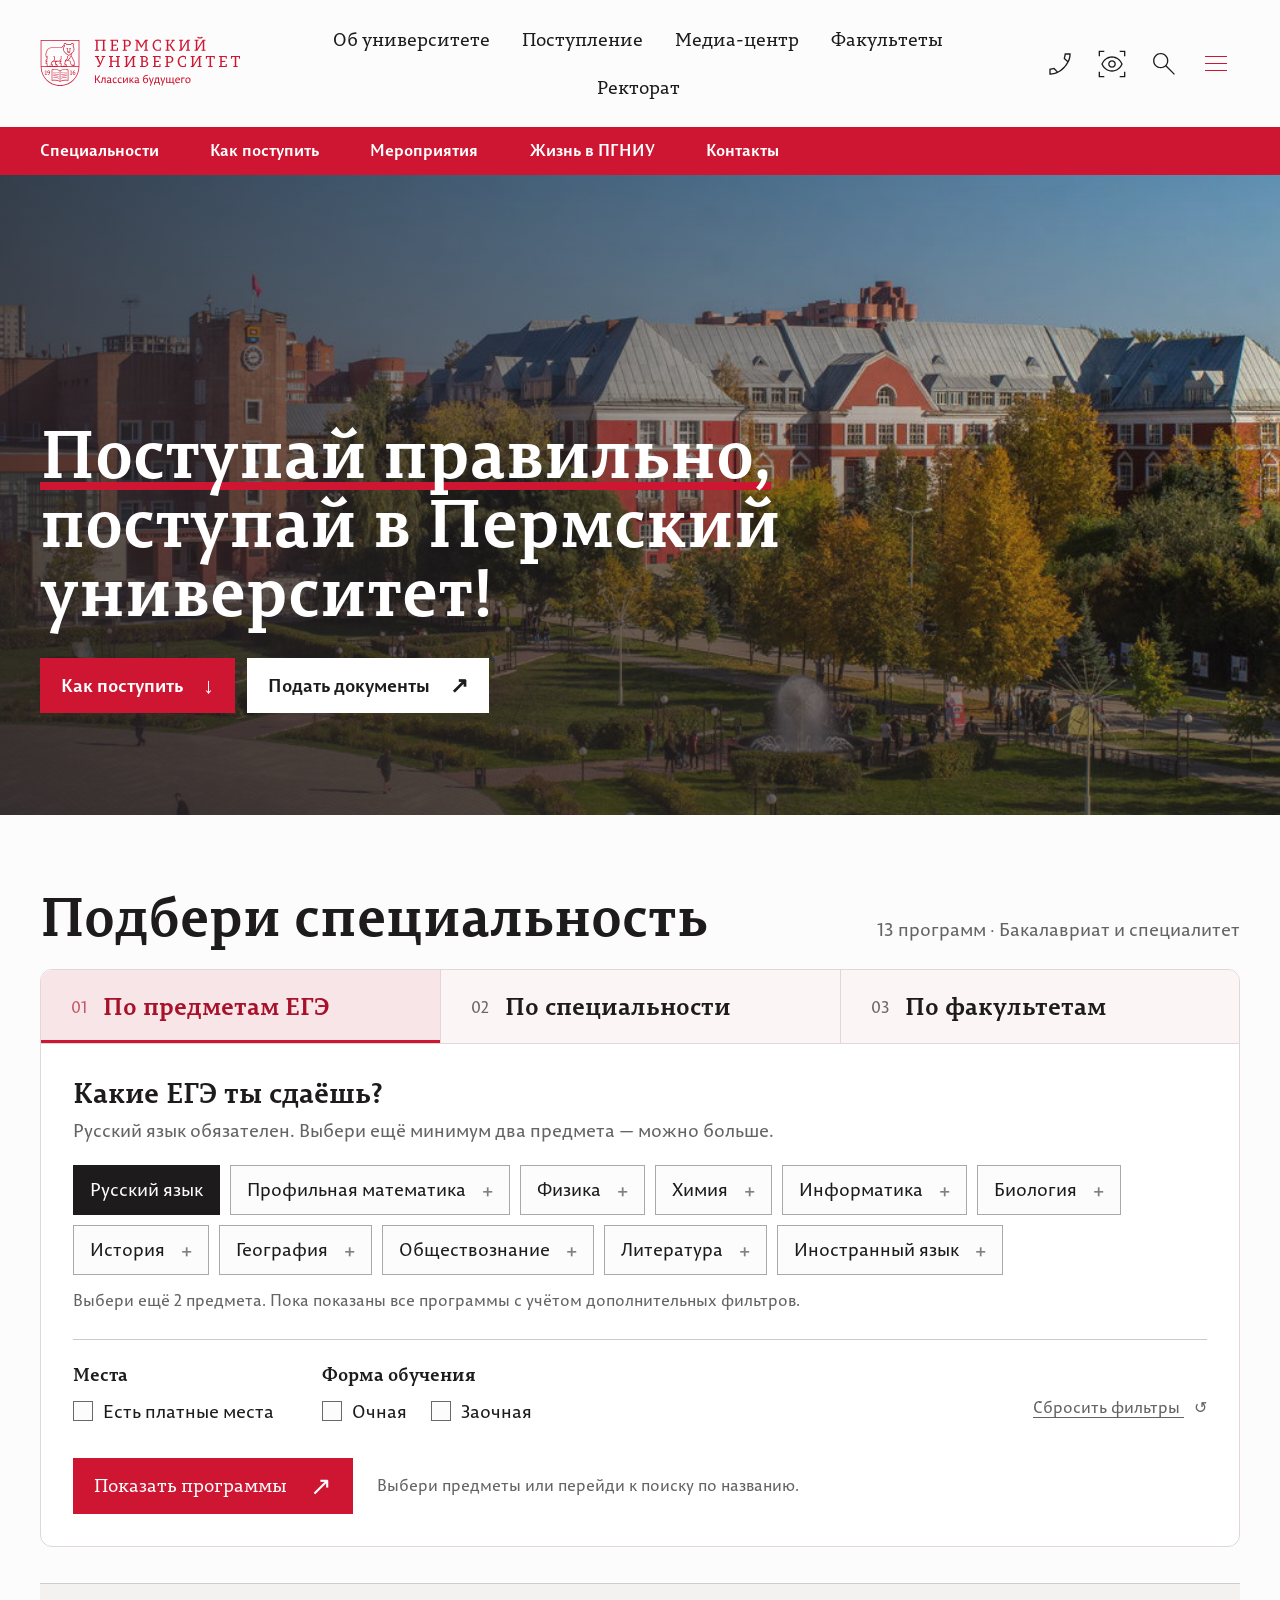
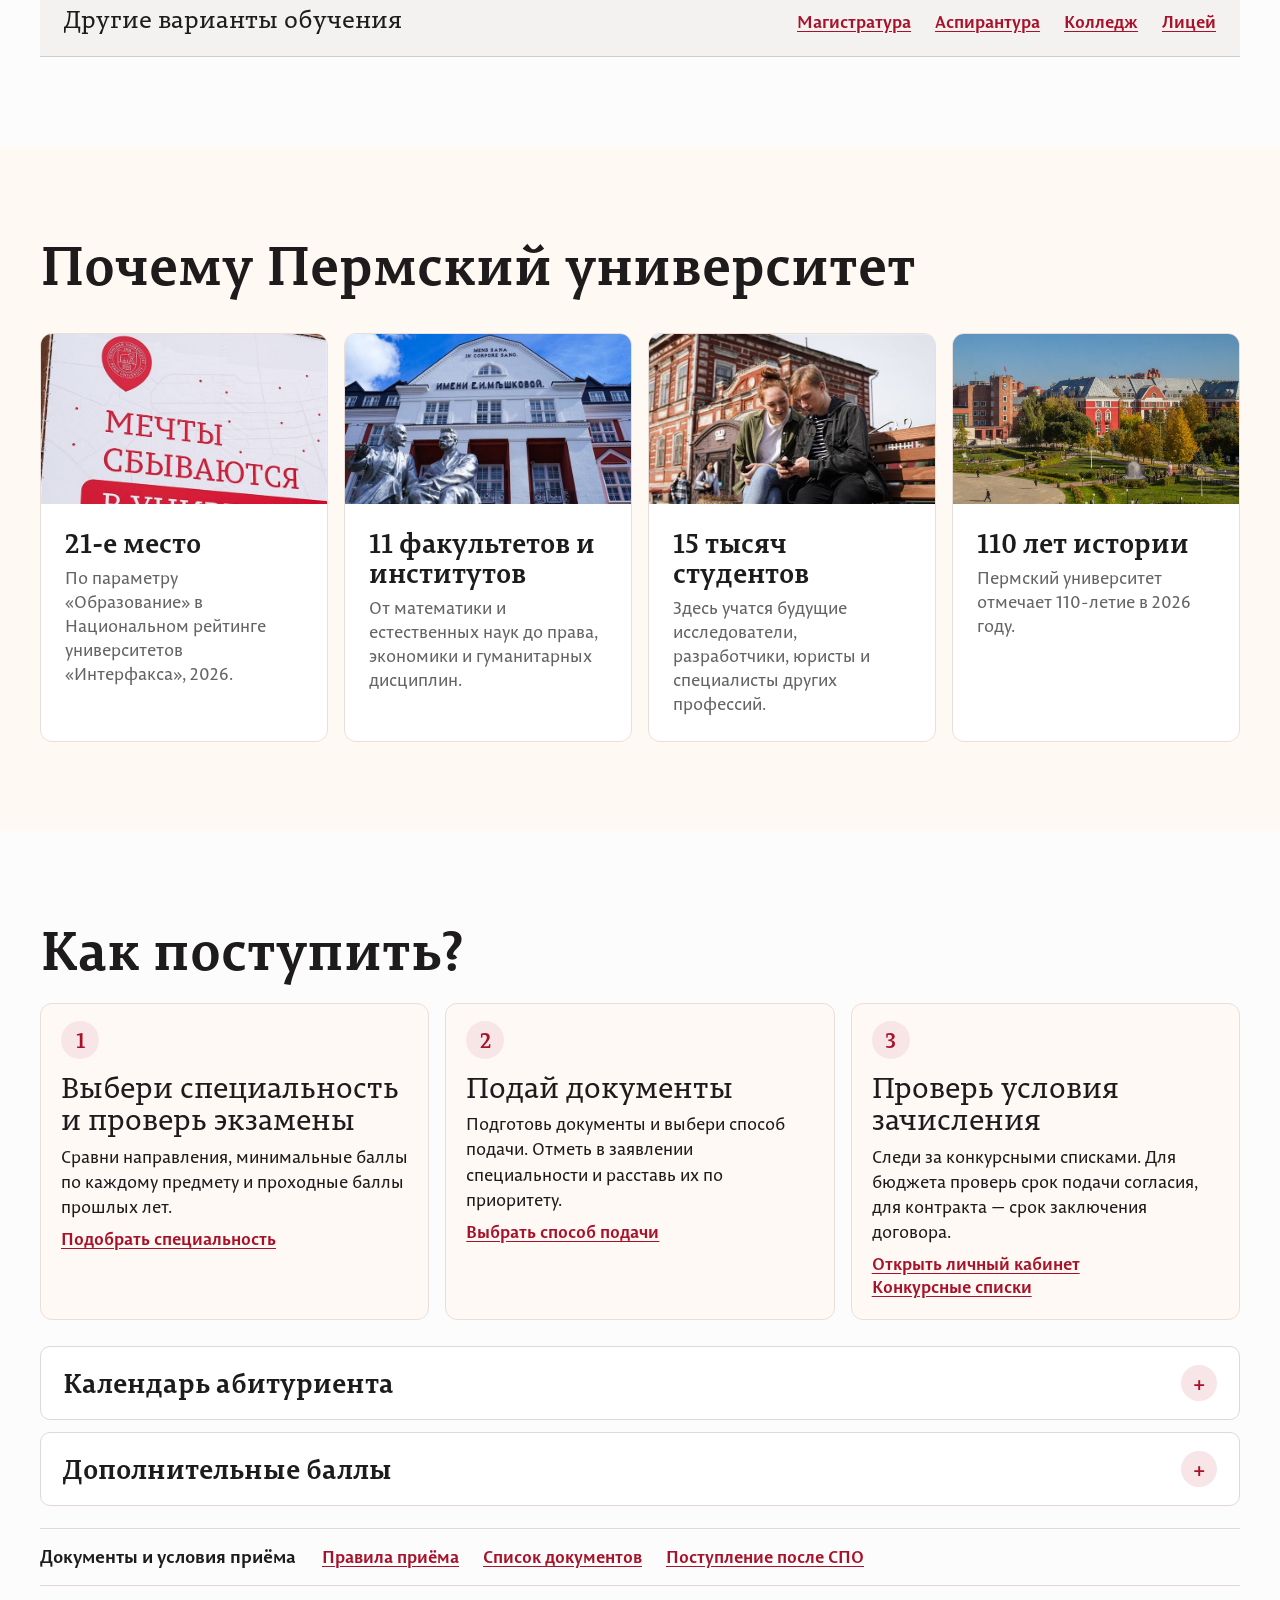
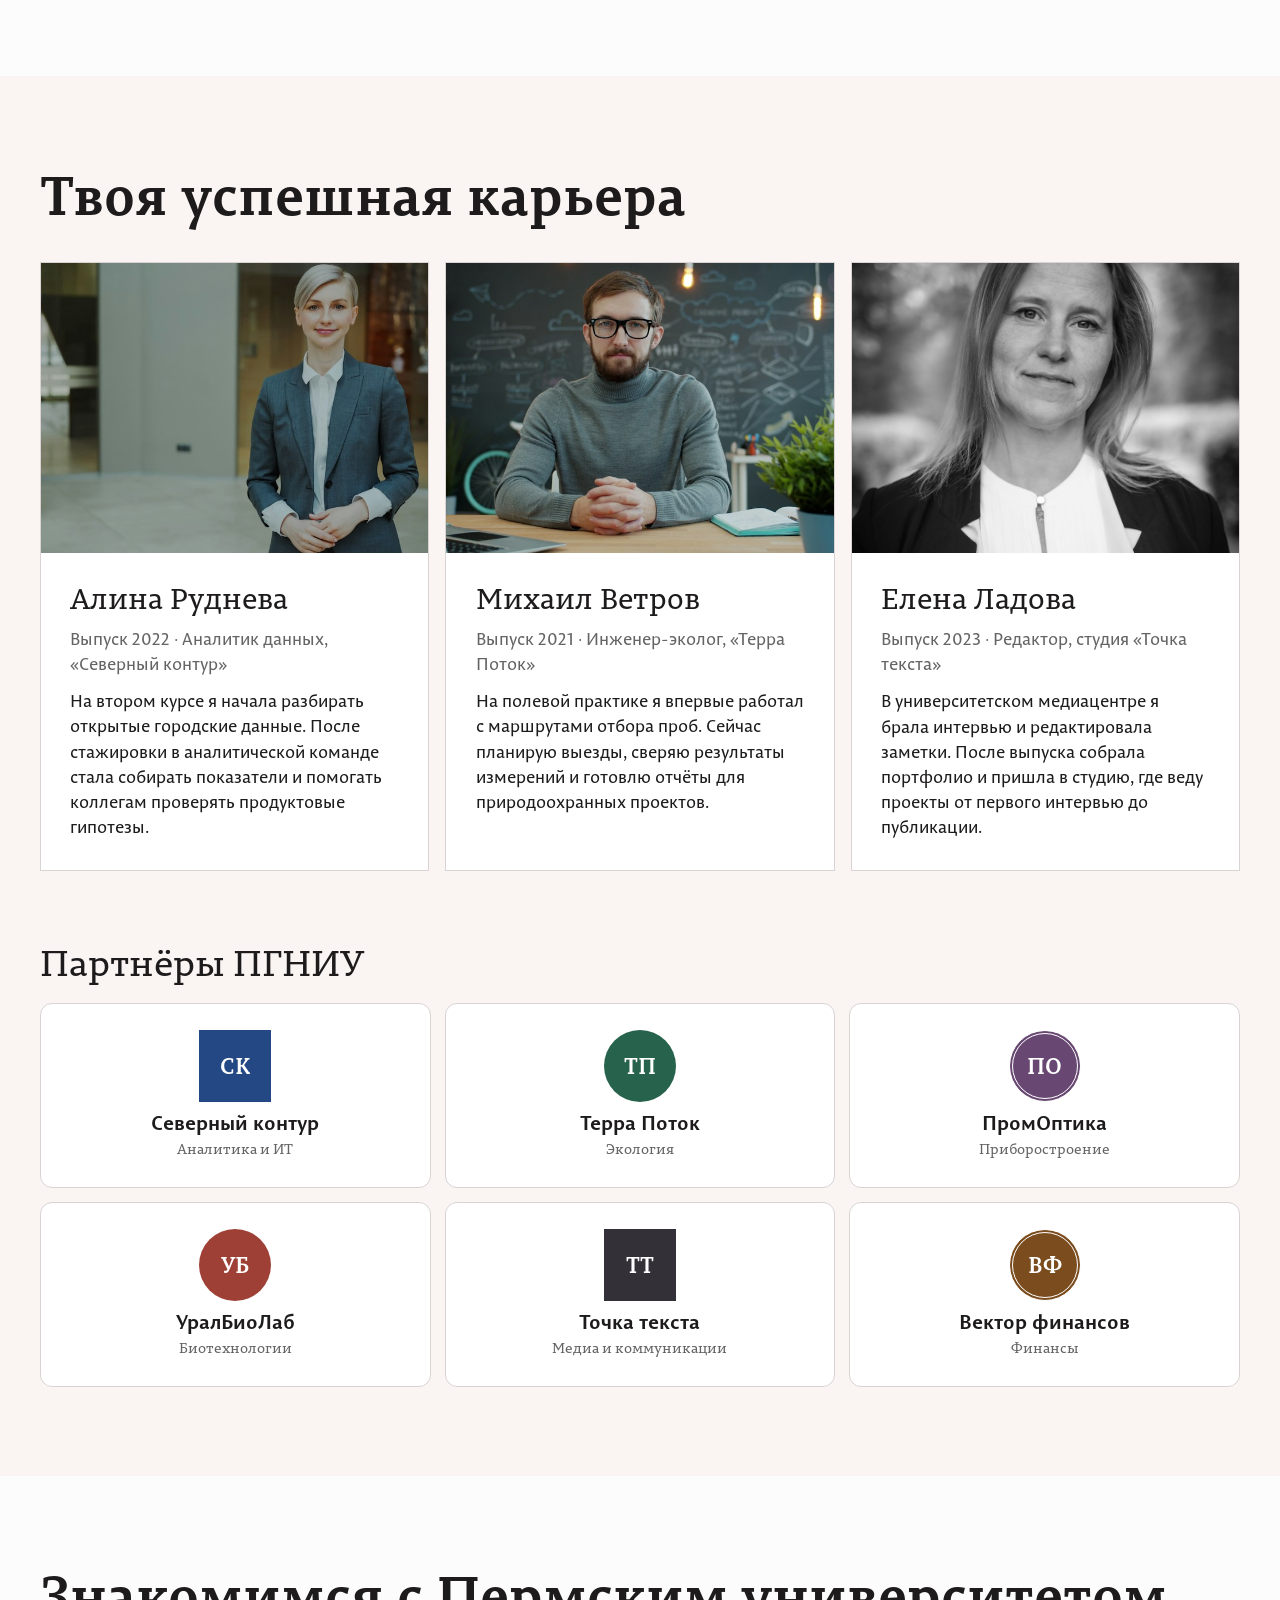
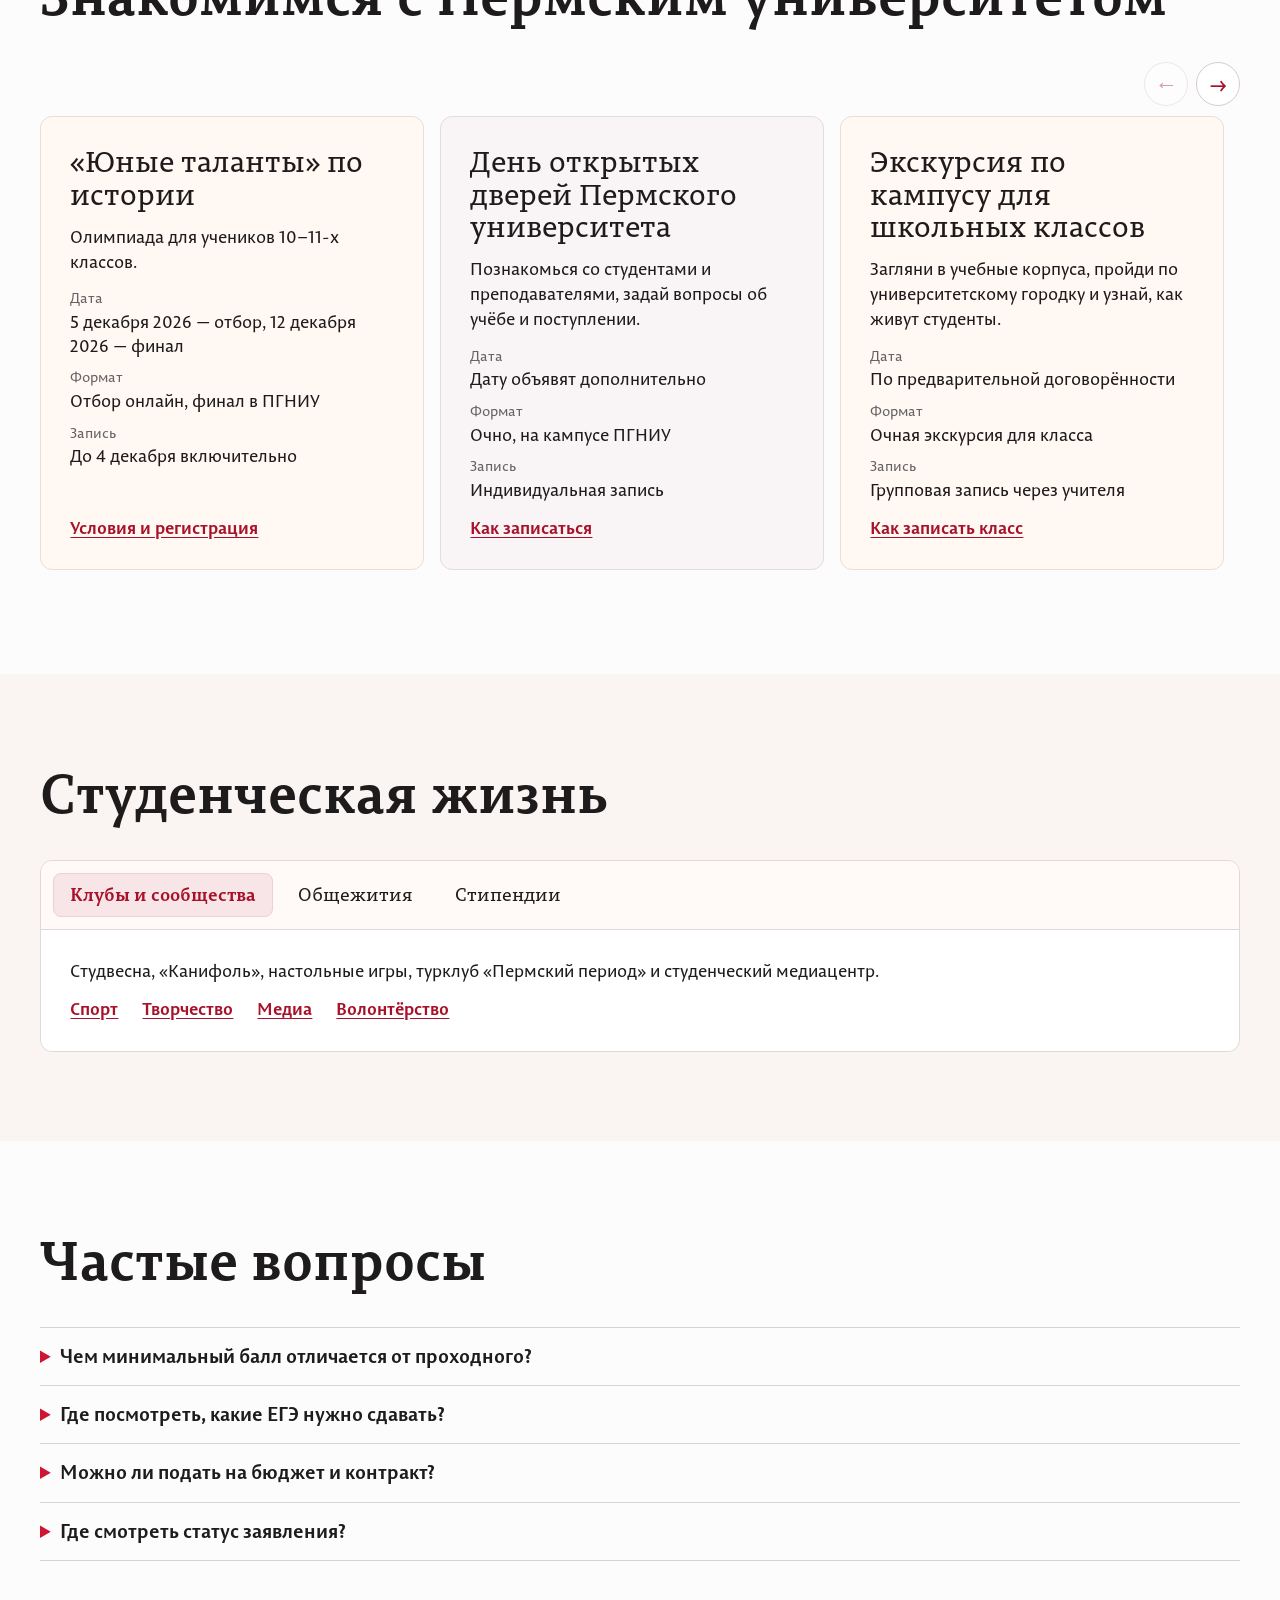
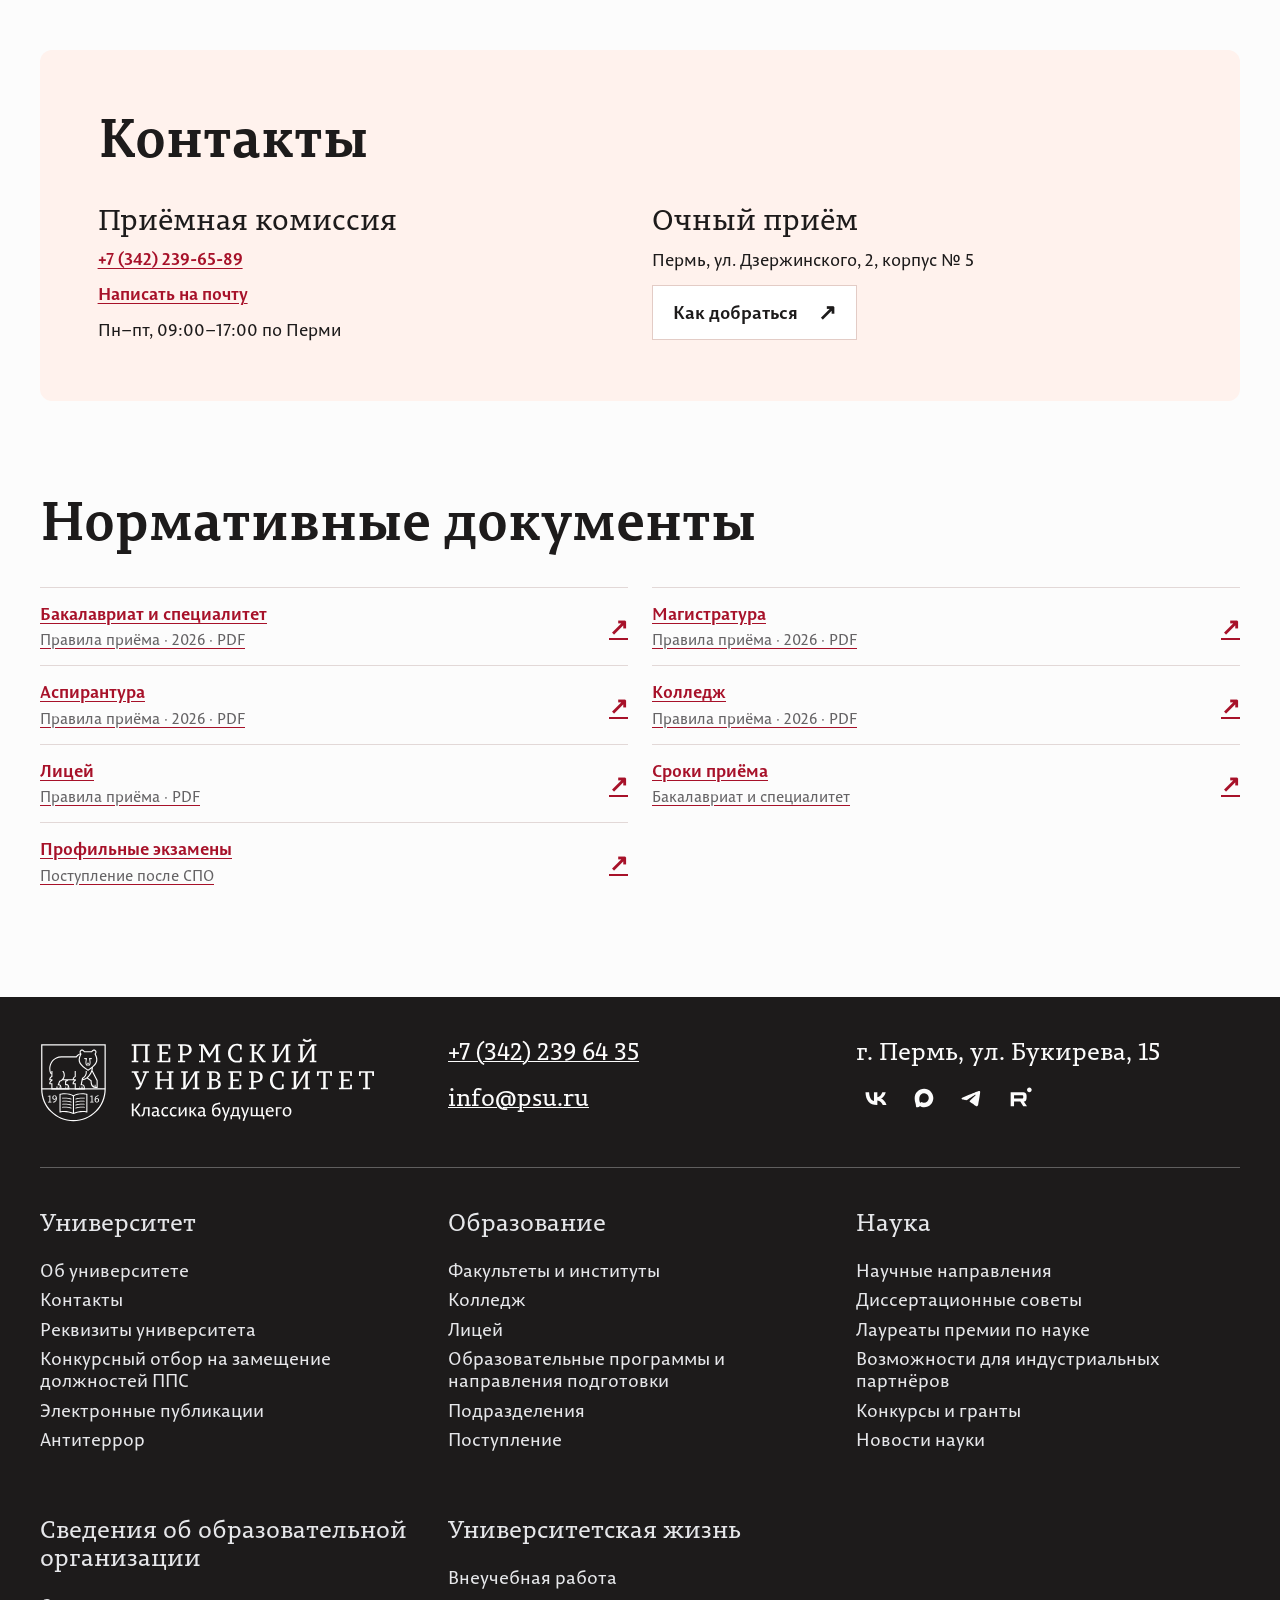
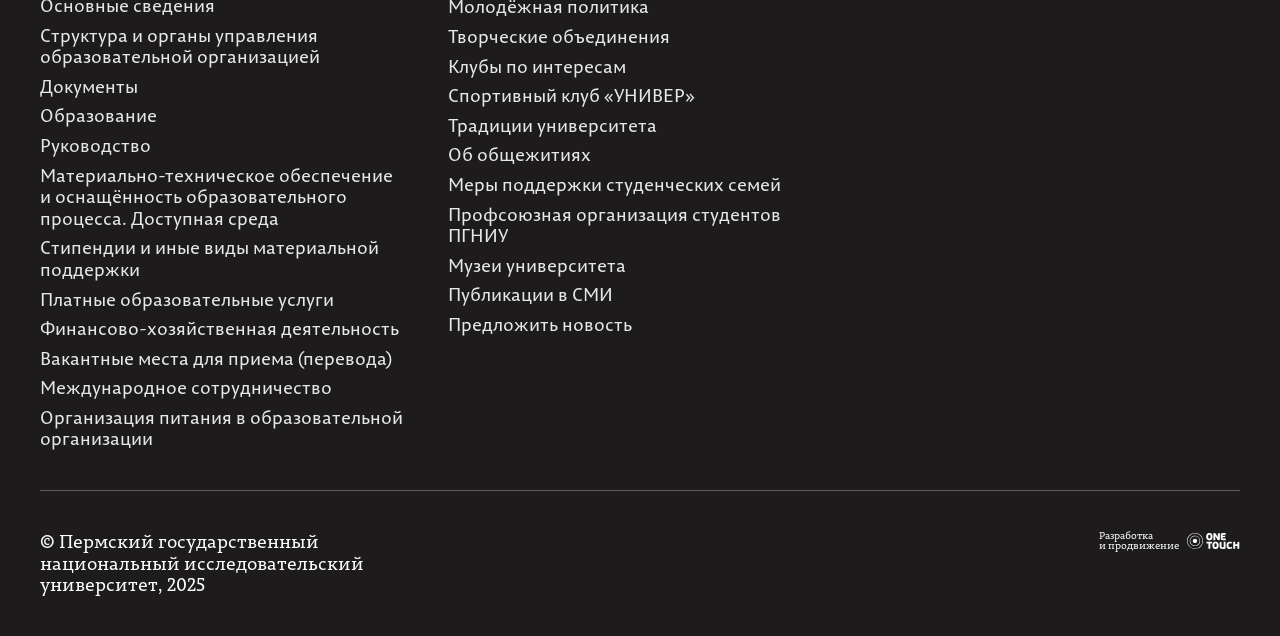
<file: index.html>
<!doctype html>
<html lang="ru">
<head>
  <meta charset="utf-8">
  <meta name="viewport" content="width=device-width, initial-scale=1">
  <title>Абитуриентам — Пермский университет</title>
  <link rel="stylesheet" href="assets/css/snapshot.css">
  <link rel="stylesheet" href="assets/css/swiper.css">
  <link rel="stylesheet" href="assets/css/template.css">
  <link rel="stylesheet" href="assets/css/main.css">
  <link rel="stylesheet" href="assets/css/local.css">
  <link rel="stylesheet" href="assets/css/admissions.css">
  <link rel="stylesheet" href="assets/css/admissions-page.css">
  <script src="assets/js/main.js" defer></script>
  <script src="assets/js/admissions-data.js" defer></script>
  <script src="assets/js/admissions-core.js" defer></script>
  <script src="assets/js/admissions.js" defer></script>
  <script src="assets/js/admissions-prototype-data.js" defer></script>
  <script src="assets/js/admissions-page.js" defer></script>
</head>
<body>
<svg xmlns="http://www.w3.org/2000/svg" aria-hidden="true" style="display:none">
<symbol viewBox="0 0 24 24" fill="none" id="arrow" xmlns="http://www.w3.org/2000/svg">
        <path d="M11.9999 10.108L7.39989 14.708L6.69189 14L11.9999 8.69199L17.3079 14L16.5999 14.708L11.9999 10.108Z"
              fill="currentColor"/>
    </symbol>
<symbol viewBox="0 0 24 24" fill="none" id="eye" xmlns="http://www.w3.org/2000/svg">
        <path d="M2 22V17.77H3V21H6.23V22H2ZM17.77 22V21H21V17.77H22V22H17.77ZM12 17.73C10.218 17.73 8.617 17.2253 7.197 16.216C5.777 15.2053 4.705 13.8 3.981 12C4.705 10.2 5.777 8.79467 7.197 7.784C8.617 6.77467 10.218 6.27 12 6.27C13.782 6.27 15.383 6.775 16.803 7.785C18.223 8.795 19.295 10.2 20.019 12C19.295 13.8 18.223 15.2053 16.803 16.216C15.383 17.2253 13.782 17.73 12 17.73ZM12 16.73C13.518 16.73 14.879 16.317 16.083 15.491C17.287 14.665 18.2327 13.5013 18.92 12C18.232 10.4973 17.286 9.33333 16.082 8.508C14.878 7.68267 13.5173 7.26967 12 7.269C10.4827 7.26833 9.12167 7.68133 7.917 8.508C6.71233 9.33467 5.76667 10.4987 5.08 12C5.76867 13.5027 6.71467 14.6667 7.918 15.492C9.12133 16.3173 10.482 16.7303 12 16.731M12 14.865C12.8 14.865 13.4777 14.5877 14.033 14.033C14.5883 13.4783 14.866 12.8007 14.866 12C14.866 11.1993 14.5883 10.5217 14.033 9.967C13.4777 9.41233 12.8 9.135 12 9.135C11.2 9.135 10.5223 9.41233 9.967 9.967C9.41167 10.5217 9.13433 11.1993 9.135 12C9.13567 12.8007 9.413 13.4783 9.967 14.033C10.521 14.5877 11.1987 14.8653 12 14.866M11.999 13.866C11.4803 13.866 11.04 13.6843 10.678 13.321C10.3153 12.9583 10.134 12.5177 10.134 11.999C10.134 11.4803 10.3157 11.04 10.679 10.678C11.0423 10.316 11.483 10.135 12.001 10.135C12.519 10.135 12.9593 10.3163 13.322 10.679C13.6847 11.0417 13.866 11.4823 13.866 12.001C13.866 12.5197 13.6843 12.96 13.321 13.322C12.9577 13.6847 12.517 13.866 11.999 13.866ZM2 6.23V2H6.23V3H3V6.23H2ZM21 6.23V3H17.77V2H22V6.23H21Z"
              fill="currentColor"/>
    </symbol>
<symbol viewBox="0 0 200 50" fill="none" id="logo-header" xmlns="http://www.w3.org/2000/svg">
        <g clip-path="url(#mclip0_3405_388)">
            <path d="M154.579 4.77918H155.808V13.7035H154.579V14.6453H157.315L162.34 6.4312C162.435 6.27692 162.52 6.12251 162.599 5.97053C162.681 5.81625 162.748 5.66691 162.801 5.52027L162.878 5.5511C162.84 5.6953 162.809 5.84453 162.789 6.0014C162.768 6.15597 162.755 6.32565 162.755 6.50846V13.7035H161.526V14.6453H165.491V13.7035H164.262V4.77918H165.491V3.83724H162.755L157.868 11.7889C157.76 11.9664 157.653 12.1492 157.548 12.337C157.445 12.5248 157.345 12.7229 157.253 12.9314L157.192 12.9006C157.238 12.6844 157.268 12.4683 157.286 12.2496C157.307 12.0283 157.315 11.8044 157.315 11.5726V4.77918H158.544V3.83724H154.579V4.77918ZM159.989 2.55579C160.319 2.5532 160.632 2.51972 160.921 2.45024C161.213 2.38346 161.477 2.29598 161.72 2.18783C161.961 2.0797 162.174 1.96389 162.361 1.8379C162.545 1.71435 162.696 1.59319 162.817 1.47498L161.987 0.425049C161.79 0.607763 161.598 0.782622 161.408 0.950015C161.218 1.11482 161.008 1.25107 160.783 1.35662C160.558 1.46216 160.294 1.51883 159.989 1.52127C159.684 1.51883 159.42 1.46216 159.195 1.35662C158.969 1.25107 158.759 1.11482 158.57 0.950015C158.38 0.782622 158.188 0.607763 157.991 0.425049L157.161 1.47498C157.281 1.59319 157.43 1.71435 157.609 1.8379C157.788 1.96389 157.998 2.0797 158.234 2.18783C158.472 2.29598 158.739 2.38346 159.031 2.45024C159.323 2.51972 159.643 2.5532 159.989 2.55579ZM139.044 4.77918H140.273V13.7035H139.044V14.6453H141.779L146.805 6.4312C146.9 6.27692 146.985 6.12251 147.064 5.97053C147.146 5.81625 147.213 5.66691 147.266 5.52027L147.343 5.5511C147.305 5.6953 147.274 5.84453 147.254 6.0014C147.233 6.15597 147.22 6.32565 147.22 6.50846V13.7035H145.991V14.6453H149.956V13.7035H148.726V4.77918H149.956V3.83724H147.22L142.333 11.7889C142.225 11.9664 142.118 12.1492 142.013 12.337C141.91 12.5248 141.81 12.7229 141.718 12.9314L141.656 12.9006C141.703 12.6844 141.733 12.4683 141.751 12.2496C141.772 12.0283 141.779 11.8044 141.779 11.5726V4.77918H143.009V3.83724H139.044V4.77918ZM125.568 4.77918H126.798V13.7035H125.568V14.6453H129.534V13.7035H128.304V9.5347H129.503L133.13 14.6453H135.097V13.7035H134.252L130.748 8.76274L133.776 4.77918H134.667V3.83724H131.486V4.77918H132.362L129.841 8.60832H128.304V4.77918H129.534V3.83724H125.568V4.77918ZM120.792 7.01801V4.23866C120.792 4.23617 120.728 4.20261 120.6 4.1409C120.472 4.08175 120.282 4.00968 120.031 3.92997C119.78 3.85006 119.473 3.77815 119.106 3.71629C118.74 3.65713 118.317 3.62371 117.841 3.62112C117.185 3.62371 116.583 3.72408 116.038 3.91954C115.489 4.11521 115.003 4.38801 114.577 4.74053C114.15 5.09308 113.788 5.50481 113.491 5.97571C113.197 6.44661 112.971 6.95876 112.818 7.5121C112.664 8.06519 112.584 8.64179 112.584 9.24142C112.587 10.1111 112.715 10.8934 112.969 11.5857C113.222 12.2779 113.586 12.8671 114.057 13.3534C114.531 13.8425 115.097 14.213 115.756 14.4728C116.414 14.7302 117.152 14.859 117.964 14.8614C118.397 14.859 118.786 14.8358 119.132 14.7921C119.48 14.7483 119.778 14.6968 120.024 14.6376C120.272 14.5784 120.462 14.5269 120.592 14.4831C120.725 14.4394 120.792 14.4163 120.792 14.4138V11.6191H119.793L119.655 13.6262C119.47 13.6751 119.242 13.7215 118.973 13.7626C118.704 13.8039 118.404 13.8245 118.071 13.8271C117.567 13.8245 117.108 13.742 116.696 13.5799C116.283 13.4205 115.92 13.1938 115.602 12.9032C115.287 12.6124 115.021 12.2753 114.805 11.8867C114.59 11.4981 114.429 11.0761 114.319 10.6205C114.208 10.1625 114.152 9.68911 114.152 9.19497C114.152 8.74976 114.198 8.30975 114.291 7.87486C114.385 7.44003 114.529 7.02824 114.721 6.64227C114.913 6.25632 115.159 5.91385 115.456 5.61803C115.756 5.31956 116.109 5.08529 116.517 4.91556C116.926 4.74572 117.393 4.65819 117.918 4.65559C118.194 4.65819 118.443 4.67868 118.666 4.72253C118.889 4.76372 119.083 4.8152 119.25 4.87694C119.416 4.9388 119.557 4.99776 119.67 5.057L119.793 7.01801H120.792ZM95.2051 14.6453H98.7863V13.7035H97.5568V6.58562C97.5568 6.39773 97.5465 6.22545 97.5336 6.07088C97.5183 5.91385 97.5029 5.79047 97.4875 5.6953C97.4748 5.60257 97.4645 5.55369 97.4645 5.5511L97.5107 5.53568C97.5107 5.53827 97.5286 5.58197 97.5619 5.67211C97.5977 5.76219 97.6489 5.88304 97.7207 6.03746C97.7898 6.18939 97.8795 6.36172 97.987 6.55474L101.245 12.0205H101.43L104.857 6.58562C104.97 6.4054 105.065 6.23568 105.139 6.07088C105.216 5.90882 105.272 5.77241 105.308 5.66691C105.347 5.56137 105.364 5.50731 105.364 5.50481L105.411 5.52027C105.411 5.52288 105.406 5.55628 105.4 5.62064C105.393 5.68752 105.382 5.77241 105.372 5.87784C105.362 5.98339 105.354 6.09671 105.347 6.21767C105.339 6.33847 105.334 6.45698 105.334 6.5702V13.7035H104.089V14.6453H107.977V13.7035H106.763V4.77918H107.977V3.83724H105.211L101.553 9.78164L98.11 3.83724H95.2051V4.77918H96.4193V13.7035H95.2051V14.6453ZM85.3876 9.5964V4.77918H86.5864C87.2063 4.78179 87.7161 4.88977 88.1183 5.09826C88.5204 5.30674 88.8202 5.59235 89.0149 5.95771C89.2096 6.32046 89.3069 6.73485 89.3069 7.20316C89.3069 7.53274 89.2531 7.84144 89.1506 8.12964C89.0456 8.41788 88.8918 8.6726 88.6895 8.89137C88.4897 9.11008 88.2439 9.28251 87.9517 9.40591C87.6597 9.5321 87.3293 9.59395 86.9553 9.5964H85.3876ZM82.6517 14.6453H86.9246V13.7035H85.3876V10.5229H86.9553C87.5266 10.5229 88.0491 10.4482 88.523 10.3016C88.9969 10.1574 89.4067 9.94124 89.7526 9.65565C90.0985 9.3699 90.3674 9.01996 90.557 8.60053C90.7465 8.18371 90.8413 7.70244 90.8439 7.15687C90.8413 6.43638 90.6799 5.82912 90.3597 5.33498C90.0395 4.84348 89.5785 4.47035 88.9764 4.21816C88.3745 3.96598 87.6495 3.83724 86.8016 3.83724H82.6517V4.77918H83.8813V13.7035H82.6517V14.6453ZM78.014 11.8661H77.0149L76.8612 13.7035H73.0341V9.64283L76.5538 9.76623V8.57734L73.0341 8.7163V4.77918H76.8612L77.0149 6.61649H78.014V3.83724H70.2982V4.77918H71.5278V13.7035H70.2982V14.6453H78.014V11.8661ZM65.6759 3.83724H54.917V4.77918H56.1619V13.7035H54.917V14.6453H58.8824V13.7035H57.6682V4.77918H62.9554V13.7035H61.7104V14.6453H65.6759V13.7035H64.4616V4.77918H65.6759V3.83724Z"
                  fill="currentColor"/>
            <path d="M192.024 22.8522L192.177 21.0303H194.759V29.9391H193.376V30.8811H197.649V29.9391H196.266V21.0303H198.848L199.001 22.8522H200V20.073H191.025V22.8522H192.024ZM186.771 28.1018H185.772L185.618 29.9391H181.791V25.8786L185.311 26.002V24.8131L181.791 24.952V21.0148H185.618L185.772 22.8522H186.771V20.073H179.055V21.0148H180.285V29.9391H179.055V30.8811H186.771V28.1018ZM166.84 22.8522L166.994 21.0303H169.576V29.9391H168.193V30.8811H172.465V29.9391H171.082V21.0303H173.664L173.818 22.8522H174.817V20.073H165.841V22.8522H166.84ZM150.69 21.0148H151.92V29.9391H150.69V30.8811H153.426L158.452 22.6669C158.547 22.5125 158.631 22.3581 158.711 22.2063C158.793 22.052 158.859 21.9026 158.913 21.7559L158.99 21.7868C158.951 21.9309 158.921 22.0803 158.9 22.2372C158.88 22.3916 158.867 22.5614 158.867 22.7441V29.9391H157.637V30.8811H161.603V29.9391H160.373V21.0148H161.603V20.073H158.867L153.979 28.0247C153.872 28.2022 153.764 28.3848 153.659 28.5727C153.557 28.7606 153.457 28.9587 153.365 29.1672L153.303 29.1363C153.349 28.9202 153.38 28.7039 153.398 28.4853C153.418 28.2639 153.426 28.0401 153.426 27.8084V21.0148H154.656V20.073H150.69V21.0148ZM145.914 23.2536V20.4744C145.914 20.4718 145.85 20.4383 145.722 20.3767C145.594 20.3175 145.404 20.2454 145.153 20.1657C144.902 20.0858 144.595 20.0137 144.228 19.952C143.862 19.8929 143.439 19.8595 142.963 19.8569C142.307 19.8595 141.705 19.9597 141.16 20.1553C140.611 20.351 140.125 20.6237 139.699 20.9763C139.272 21.3288 138.911 21.7405 138.613 22.2115C138.319 22.6823 138.093 23.1945 137.94 23.7477C137.786 24.3009 137.706 24.8774 137.706 25.477C137.709 26.3469 137.837 27.1292 138.091 27.8213C138.344 28.5136 138.708 29.1029 139.179 29.5892C139.653 30.0781 140.219 30.4486 140.878 30.7086C141.536 30.966 142.274 31.0947 143.086 31.0972C143.519 31.0947 143.908 31.0715 144.254 31.0277C144.602 30.984 144.9 30.9326 145.146 30.8732C145.394 30.8141 145.584 30.7627 145.714 30.7189C145.847 30.6752 145.914 30.6521 145.914 30.6495V27.8547H144.915L144.777 29.862C144.592 29.9109 144.364 29.9571 144.095 29.9984C143.826 30.0396 143.527 30.0601 143.193 30.0627C142.689 30.0601 142.23 29.9777 141.818 29.8156C141.405 29.6561 141.042 29.4296 140.724 29.1389C140.409 28.8481 140.143 28.511 139.928 28.1223C139.712 27.7337 139.551 27.3117 139.441 26.8562C139.331 26.3982 139.274 25.9249 139.274 25.4307C139.274 24.9855 139.32 24.5455 139.413 24.1106C139.507 23.6758 139.651 23.264 139.843 22.878C140.035 22.4921 140.281 22.1496 140.578 21.8538C140.878 21.5553 141.231 21.321 141.639 21.1513C142.049 20.9813 142.515 20.8938 143.04 20.8912C143.316 20.8938 143.565 20.9144 143.788 20.9583C144.011 20.9993 144.205 21.0508 144.372 21.1126C144.538 21.1744 144.679 21.2335 144.792 21.2928L144.915 23.2536H145.914ZM127.904 25.8321V21.0148H129.103C129.723 21.0174 130.233 21.1255 130.635 21.3339C131.037 21.5425 131.337 21.828 131.532 22.1935C131.726 22.5562 131.824 22.9706 131.824 23.4389C131.824 23.7683 131.77 24.0772 131.667 24.3652C131.562 24.6536 131.409 24.9084 131.206 25.127C131.006 25.3458 130.761 25.5183 130.469 25.6417C130.176 25.7679 129.846 25.8295 129.472 25.8321H127.904ZM125.169 30.8811H129.441V29.9391H127.904V26.7586H129.472C130.043 26.7586 130.566 26.684 131.04 26.5372C131.514 26.393 131.924 26.177 132.269 25.8914C132.615 25.6056 132.884 25.2557 133.074 24.8363C133.263 24.4193 133.358 23.9382 133.361 23.3926C133.358 22.672 133.197 22.0648 132.876 21.5707C132.556 21.0792 132.095 20.7061 131.493 20.4538C130.891 20.2017 130.166 20.073 129.318 20.073H125.169V21.0148H126.398V29.9391H125.169V30.8811ZM120.531 28.1018H119.532L119.378 29.9391H115.551V25.8786L119.071 26.002V24.8131L115.551 24.952V21.0148H119.378L119.532 22.8522H120.531V20.073H112.815V21.0148H114.045V29.9391H112.815V30.8811H120.531V28.1018ZM106.317 22.9295C106.317 23.1945 106.279 23.4491 106.202 23.6886C106.128 23.9304 106.01 24.1441 105.854 24.3292C105.698 24.5146 105.498 24.6562 105.257 24.7513H102.813V21.0148H104.058C104.499 21.0174 104.865 21.0664 105.157 21.1667C105.449 21.2644 105.682 21.4033 105.851 21.5784C106.02 21.7534 106.141 21.9567 106.213 22.1857C106.284 22.4174 106.32 22.6643 106.317 22.9295ZM102.813 29.9391V25.6931H104.443C104.939 25.6957 105.359 25.791 105.703 25.9736C106.046 26.1564 106.305 26.4086 106.481 26.7252C106.658 27.0417 106.748 27.4019 106.748 27.8084C106.748 28.215 106.653 28.5753 106.469 28.897C106.284 29.2161 106.015 29.4682 105.664 29.6535C105.313 29.8414 104.886 29.9341 104.381 29.9391H102.813ZM100.077 30.8811H104.212C104.829 30.8811 105.385 30.8115 105.882 30.6776C106.376 30.5414 106.802 30.3431 107.155 30.0807C107.509 29.8182 107.78 29.4965 107.967 29.1157C108.157 28.7349 108.252 28.2999 108.254 27.8084C108.252 27.4533 108.193 27.1317 108.077 26.846C107.962 26.5604 107.801 26.3108 107.596 26.0971C107.388 25.8836 107.147 25.706 106.873 25.5696C106.599 25.4333 106.3 25.3355 105.979 25.2763V25.2145C106.351 25.0859 106.671 24.9058 106.943 24.6793C107.211 24.4528 107.422 24.1827 107.568 23.8711C107.716 23.5573 107.79 23.2073 107.793 22.8214C107.793 22.2758 107.657 21.7997 107.386 21.3879C107.112 20.9763 106.704 20.6572 106.164 20.4255C105.621 20.1939 104.945 20.0756 104.135 20.073H100.077V21.0148H101.307V29.9391H100.077V30.8811ZM84.5423 21.0148H85.7719V29.9391H84.5423V30.8811H87.2782L92.304 22.6669C92.3989 22.5125 92.4833 22.3581 92.5628 22.2063C92.6448 22.052 92.7113 21.9026 92.7652 21.7559L92.8421 21.7868C92.8036 21.9309 92.7729 22.0803 92.7524 22.2372C92.7318 22.3916 92.7191 22.5614 92.7191 22.7441V29.9391H91.4895V30.8811H95.455V29.9391H94.2253V21.0148H95.455V20.073H92.7191L87.8314 28.0247C87.7239 28.2022 87.6162 28.3848 87.5112 28.5727C87.4087 28.7606 87.3089 28.9587 87.2166 29.1672L87.1552 29.1363C87.2013 28.9202 87.232 28.7039 87.2499 28.4853C87.2705 28.2639 87.2782 28.0401 87.2782 27.8084V21.0148H88.5078V20.073H84.5423V21.0148ZM69.0072 30.8811H72.9727V29.9391H71.7431V25.8167H77.184V29.9391H75.9544V30.8811H79.9198V29.9391H78.6901V21.0148H79.9198V20.073H75.9544V21.0148H77.184V24.8285H71.7431V21.0148H72.9727V20.073H69.0072V21.0148H70.2368V29.9391H69.0072V30.8811ZM65.2301 20.073H61.5874V21.0148H62.817L60.9419 25.863C60.883 26.007 60.8266 26.1564 60.7728 26.3056C60.7189 26.4575 60.6677 26.5964 60.6244 26.7252C60.5808 26.8536 60.5475 26.9592 60.5218 27.0365C60.4936 27.1162 60.4809 27.1575 60.4809 27.16H60.4346C60.4346 27.1575 60.4219 27.1188 60.3963 27.0391C60.3732 26.9618 60.3373 26.8588 60.2937 26.7302C60.2502 26.6016 60.2017 26.4601 60.1427 26.3056C60.0863 26.1538 60.0249 25.9994 59.9583 25.8475L57.8064 21.0148H59.036V20.073H54.917V21.0148H56.1466L59.7278 28.5958C59.6124 28.8275 59.4689 29.0282 59.3025 29.1981C59.1359 29.3654 58.9335 29.494 58.6979 29.584C58.4597 29.6767 58.1779 29.723 57.8527 29.723C57.6834 29.7205 57.553 29.7075 57.4658 29.6845C57.3762 29.6613 57.3299 29.6485 57.3299 29.6459V30.8811C57.3299 30.8837 57.3632 30.8965 57.4274 30.9197C57.4914 30.9454 57.5836 30.9712 57.7091 30.9943C57.8347 31.02 57.991 31.0329 58.1753 31.0355C58.539 31.0329 58.8645 30.9557 59.1514 30.8038C59.4407 30.6495 59.7021 30.4256 59.9403 30.1348C60.176 29.844 60.3963 29.494 60.6039 29.0822C60.8113 28.6679 61.0162 28.2048 61.2186 27.6849L64.0005 21.0148H65.2301V20.073Z"
                  fill="currentColor"/>
            <path d="M28.4348 18.848L28.7564 19.0803L29.0779 18.848C32.5511 16.3394 35.1849 14.4367 32.715 9.90737L32.6103 9.71491L32.7494 9.54492C33.1842 9.01303 33.251 8.53954 33.1122 8.20953C33.052 8.06606 32.9506 7.94755 32.825 7.86422C32.6974 7.77928 32.5443 7.73025 32.3831 7.72679C32.0035 7.71861 31.5678 7.95675 31.247 8.55093L31.1553 8.72138H30.9622H28.7564H26.5503H26.3575L26.2655 8.55093C25.9449 7.95675 25.5087 7.71861 25.1294 7.72679C24.9681 7.73025 24.8151 7.77928 24.6875 7.86422C24.5617 7.94755 24.4607 8.06606 24.4003 8.20953C24.2613 8.53954 24.3284 9.01303 24.7632 9.54492L24.9025 9.71491L24.7977 9.90737C22.3276 14.4367 24.9613 16.3394 28.4348 18.848ZM28.7532 15.7876L29.3502 15.3459L29.122 14.9962H28.3845L28.1563 15.3459L28.7532 15.7876ZM26.3289 12.2567H27.8105H28.1262L28.0826 12.5702C28.0387 12.8889 27.9904 13.161 27.9449 13.4206C27.7767 14.3758 27.6391 15.1626 28.0234 16.0834H29.4898C29.8742 15.1629 29.7358 14.376 29.5678 13.4211C29.5221 13.161 29.4739 12.8889 29.4298 12.5702L29.3863 12.2554H29.7021H31.1834L30.0223 12.8091C30.0504 12.9827 30.081 13.1571 30.1103 13.3259C30.3046 14.4302 30.4629 15.3294 29.9172 16.4783L29.8429 16.635H29.6687H27.8439H27.6696L27.595 16.4783C27.0494 15.3291 27.2076 14.4302 27.4021 13.3253C27.4318 13.1567 27.4631 12.982 27.491 12.8082L26.3289 12.2567ZM33.3701 28.2052V29.3602C33.4781 29.3667 33.5886 29.3713 33.6985 29.3735C33.7469 29.3745 33.8148 29.3745 33.8923 29.3748V25.7334L31.1458 20.3556C30.6242 21.7478 29.7576 23.0267 28.6658 23.9574L30.7586 25.3869L30.9005 25.4837L30.9004 25.6554C30.8984 27.7953 31.4323 28.7045 32.2006 29.0909V28.2052H32.5248V29.2209C32.6917 29.2732 32.8662 29.3076 33.0462 29.3306V28.2052H33.3701ZM11.6504 29.1271V30.299H12.172V30.2983H12.2345C12.2257 29.7681 12.1862 29.2995 12.0345 28.9678C11.8787 28.6271 11.5702 28.4157 10.9771 28.4157H10.5044L10.6757 27.9745L11.4859 25.8868L11.5545 25.7104L11.6879 25.6898C12.6904 25.4108 13.4874 24.7045 13.9046 23.7995C13.9852 23.6249 14.0521 23.4409 14.1038 23.2493C14.1833 22.9556 14.2257 22.6507 14.2259 22.3421H14.2249V22.3379H14.2259C14.2259 21.6614 14.029 21.005 13.6684 20.4461C13.5974 20.3356 13.5211 20.2299 13.4403 20.1309C13.3767 20.0534 13.3091 19.9759 13.2361 19.9015H14.0799C14.1255 19.9641 14.1693 20.028 14.2105 20.0923C14.6381 20.7551 14.8715 21.5347 14.8715 22.3379H14.873V22.3421H14.8715C14.8713 22.716 14.8216 23.0774 14.7294 23.42C14.6693 23.6428 14.5896 23.861 14.4923 24.0717C14.3683 24.3402 14.2168 24.5938 14.0398 24.8286L19.5499 24.8288C19.5777 24.6056 19.6345 24.3923 19.7166 24.1928C19.7564 24.0966 19.8016 24.0038 19.8507 23.9167L19.8517 23.9173C20.0739 23.525 20.4 23.1995 20.7913 22.9795L20.771 19.9015H21.4166L21.4382 23.1775L21.4394 23.3892L21.248 23.4759C20.8954 23.6348 20.6032 23.9041 20.413 24.2384V24.2398C20.3753 24.306 20.3423 24.3742 20.3138 24.4419C20.2649 24.5613 20.2285 24.6863 20.2046 24.8167H21.1151H21.4391V25.141V25.5387V25.7487L21.2634 25.8282L21.248 25.8351L21.2379 25.8401L21.2355 25.8412H21.2348L21.1909 25.8622L21.1866 25.8643L21.183 25.8657V25.8659L21.1787 25.8679L21.1746 25.87L21.1703 25.8722L21.151 25.8822L21.1351 25.8908V25.8911L21.1193 25.8995L21.119 25.8997L21.1034 25.9085L21.0998 25.9107L21.0962 25.9129L21.0917 25.9151L21.0882 25.9172L21.0879 25.9175L21.0761 25.9243L21.0728 25.9264H21.0725L21.0689 25.9286L21.0654 25.9308L21.0611 25.9334L21.0573 25.9355L21.0569 25.9358H21.0566L21.0454 25.9429L21.0417 25.945V25.9452L21.0381 25.9472L21.0302 25.9522L21.0266 25.9544L21.0263 25.9547L21.023 25.9569L21.0194 25.959L21.015 25.9619L21.0114 25.9641L21.0111 25.9643L21.0078 25.9668L21.0042 25.969L20.9999 25.9719L20.9963 25.974L20.995 25.975L20.989 25.979L20.9847 25.9819L20.9814 25.9841H20.9811L20.9775 25.9866L20.9708 25.9912L20.9702 25.9916L20.9666 25.9939L20.9662 25.9943L20.963 25.9968L20.9594 25.999L20.9559 26.0018L20.9523 26.004L20.9517 26.0044L20.9485 26.0069L20.9449 26.009L20.9413 26.0119L20.9378 26.0141L20.9368 26.0148L20.9093 26.035L20.9079 26.0358L20.9057 26.0379L20.8951 26.0458L20.8937 26.0468L20.8915 26.0487L20.8458 26.0852L20.8422 26.0882L20.8179 26.1085L20.8143 26.1115L20.7942 26.129L20.7906 26.1319L20.7597 26.1604L20.7593 26.1602C20.7373 26.1808 20.716 26.2014 20.695 26.2229L20.6929 26.225L20.692 26.2262L20.6711 26.2479L20.6701 26.249L20.6679 26.2511L20.6652 26.254L20.6479 26.2732L20.6455 26.2755L20.6438 26.2772L20.6332 26.2891L20.6323 26.2905L20.628 26.2954L20.6111 26.3147L20.6094 26.3166L20.6085 26.3179L20.5979 26.3304L20.5969 26.3316L20.5863 26.3447L20.5855 26.3454L20.5634 26.3732H20.5632L20.5204 26.4305L20.5201 26.4312C20.4813 26.485 20.446 26.5411 20.413 26.5989L20.4123 26.6L20.4116 26.6018C20.3932 26.6342 20.3762 26.6668 20.3601 26.6994L20.3586 26.7023L20.3572 26.7053L20.3558 26.7082L20.353 26.7137L20.3529 26.7147L20.3468 26.7278L20.3454 26.7304V26.7306L20.344 26.7336L20.3338 26.756L20.3324 26.7589L20.3309 26.7625L20.3302 26.764L20.3295 26.7654L20.3281 26.769L20.3266 26.7719L20.3252 26.7757L20.3239 26.7786L20.3227 26.7807L20.3224 26.7817L20.321 26.7846L20.3196 26.7882L20.3181 26.7911L20.3167 26.7947L20.3095 26.8121L20.3085 26.8147L20.3074 26.8176L20.3052 26.8235L20.2986 26.8401L20.2965 26.846L20.2954 26.8493L20.2947 26.851L20.2926 26.8568L20.2904 26.8626L20.2887 26.8668L20.2883 26.8685L20.2648 26.9367L20.2645 26.9374V26.9376L20.2573 26.9607L20.2559 26.9664L20.2538 26.9721L20.2523 26.9779L20.25 26.984L20.2486 26.9899L20.2484 26.9904L20.2441 27.0063L20.2435 27.0072L20.2434 27.0085L20.2421 27.0131L20.2371 27.031L20.2356 27.0367L20.2342 27.0425L20.2336 27.0447L20.2328 27.0483L20.2313 27.0546L20.2173 27.1142L20.2165 27.1175L20.2158 27.12L20.2144 27.1265L20.2142 27.1289L20.2125 27.1364L20.2122 27.1383L20.2111 27.1442L20.2096 27.1507L20.2089 27.155L20.2075 27.1629L20.2061 27.1688L20.2051 27.1739H21.1081H21.43V27.1753H21.4391V27.4991V29.8766H21.4394V30.2983H22.6111V30.2977H23.7017V29.1271H24.026V30.2977H24.5476V29.1271H24.8719V30.2977H25.3938V29.1271H25.7177V30.2977H26.2393C26.2307 29.768 26.1909 29.2998 26.0393 28.9678C25.8837 28.6271 25.5749 28.4157 24.9818 28.4157H24.8078H24.2829L24.4304 27.672L24.6022 26.8014L24.599 26.8007L24.8642 25.4744L24.9431 25.0743L24.99 24.8373L24.9915 24.837L25.1202 24.1924L25.1535 24.0266L25.3064 23.9585C25.5808 23.8371 25.8426 23.6778 26.0831 23.4821H26.0843C26.1283 23.4467 26.1741 23.4073 26.2211 23.3649C26.2704 23.3206 26.3149 23.2781 26.3541 23.2387L26.3534 23.2382L26.3555 23.2366C26.8184 22.7713 27.1369 22.1883 27.2815 21.5593C27.3097 21.4348 27.3321 21.3076 27.3469 21.1783C27.3625 21.045 27.3701 20.9157 27.3707 20.7909L27.3701 20.7194H27.3704L27.3629 19.9015H28.0085L28.0157 20.7166L28.0162 20.7464L28.0164 20.7884V20.7897C28.0157 20.9502 28.0068 21.1048 27.99 21.2521C27.9726 21.404 27.9462 21.5555 27.9119 21.7044C27.7398 22.4531 27.3625 23.1453 26.8137 23.6964L26.8116 23.6986H26.8102C26.7554 23.7541 26.7029 23.8035 26.6538 23.848C26.6032 23.8941 26.5478 23.9406 26.4902 23.9878L26.4906 23.9883C26.2513 24.1827 25.9925 24.3476 25.721 24.4819L25.6673 24.7502C25.9595 24.6941 26.2457 24.6112 26.5253 24.5038C26.9359 24.3459 27.3285 24.1358 27.6979 23.8831C29.4835 22.6615 30.7512 20.4504 31.0031 18.236C30.5154 18.6095 29.9946 18.9849 29.4551 19.3744L28.9451 19.7434L28.7564 19.8798L28.5677 19.7434L28.0573 19.3744C24.4217 16.7483 21.6416 14.7392 24.0195 9.99867C23.8344 10.0702 23.6548 10.1541 23.4835 10.2508L23.483 10.2501C23.3956 10.2991 23.3022 10.3577 23.2033 10.4247C22.7354 10.7419 22.3358 11.1542 22.033 11.6339L21.9384 11.784H21.7597H20.5944V11.7854H19.3956H12.8207C11.732 11.7854 10.7761 12.0008 9.95481 12.3739C8.70626 12.9411 7.76146 13.876 7.12897 14.9741C6.49369 16.0769 6.17207 17.3461 6.17207 18.5767C6.17207 19.4041 6.31875 20.2115 6.61171 20.9365H6.8198L6.81966 19.9015H7.46537L7.46623 21.3904H7.43464V23.1789V23.3867L7.24593 23.4742L7.2435 23.4754L7.24102 23.4766C7.15277 23.5167 7.0675 23.5639 6.98857 23.6164C6.90507 23.672 6.82856 23.7317 6.76097 23.7939C6.4745 24.0577 6.27298 24.4134 6.20118 24.8158H7.11044H7.43464V25.1412V25.539V25.7465L7.24593 25.834L7.2435 25.8351L7.24102 25.8365C7.15277 25.8769 7.0675 25.9237 6.98857 25.9762C6.90477 26.0318 6.82856 26.0912 6.76097 26.1534C6.47419 26.4172 6.27196 26.7728 6.20006 27.1739H7.11044H7.43464V27.4996V30.2983L9.63446 30.2984V29.1271H9.95871V30.2987H10.4803V29.1271H10.8045V30.2987H11.3263V29.1271H11.6504ZM16.412 29.1271V30.299H16.9336C16.9247 29.7687 16.8851 29.2998 16.7333 28.9678C16.578 28.6277 16.2698 28.417 15.6759 28.417H15.3323H15.0082V28.0915V26.0037V25.7269L15.2829 25.6834L15.2883 25.6823V25.6822C15.349 25.6725 15.4152 25.6577 15.486 25.6389C15.557 25.6197 15.6239 25.5977 15.6856 25.5748V25.5745C15.7597 25.5465 15.8343 25.5138 15.9078 25.4773H13.4901C13.1471 25.7909 12.7629 26.0337 12.3683 26.1825C12.2804 26.2158 12.1931 26.2443 12.1084 26.2671C12.0807 26.2746 12.053 26.2808 12.0238 26.2876L11.4359 27.8025C12.0477 27.9063 12.4081 28.2299 12.6221 28.6985C12.8236 29.1392 12.873 29.6898 12.883 30.2983L15.242 30.2987V29.1271H15.5662V30.2987H16.0881V29.1271H16.412ZM31.4238 19.4791L34.5024 25.5079L34.5382 25.5772V25.6554V29.7015V30.0269H34.2151C34.069 30.0269 33.9224 30.0269 33.686 30.022C31.9029 29.9863 30.2993 29.6195 30.2559 25.8277L28.1281 24.3742L28.0624 24.4199C27.6501 24.7019 27.2125 24.9362 26.7557 25.1117C26.3637 25.2626 25.9552 25.3705 25.5331 25.4305L25.0711 27.7721H25.1589C25.9452 27.8163 26.3821 28.1621 26.6268 28.6985C26.8637 29.2164 26.8895 29.8872 26.8895 30.6234V30.949H26.5655H26.3107H22.6111H22.2869V30.9469L21.1151 30.9468L20.7912 30.9465V30.6225V29.8766H20.7913V29.561L20.786 27.825H19.8528H19.5299V27.8234H19.5289L19.5285 27.4991V27.4967H19.5296L19.53 27.4878L19.5303 27.4807V27.4654V27.4647V27.464L19.5311 27.4335V27.4321L19.5318 27.4176L19.5322 27.4024V27.3988L19.5332 27.3725V27.371L19.5375 27.3096L19.5382 27.2992L19.5403 27.2786L19.5411 27.2661L19.5417 27.2633L19.5425 27.2481L19.5431 27.245L19.5496 27.1883L19.5499 27.1869L19.552 27.1717L19.5523 27.1681L19.5539 27.1564L19.556 27.1412L19.5602 27.1134L19.5606 27.111L19.5616 27.1035L19.5628 27.0957L19.5656 27.0804C19.5708 27.0506 19.5761 27.021 19.5823 26.9915L19.5852 26.9771L19.5855 26.9761L19.5888 26.9621L19.5918 26.9475L19.5926 26.9442L19.5954 26.9325L19.5987 26.918L19.6001 26.9128L19.6023 26.9035L19.6097 26.8745L19.6134 26.86L19.616 26.8506L19.6172 26.8455L19.6335 26.7886V26.7879L19.6512 26.7311L19.6523 26.7279C19.6716 26.6682 19.6931 26.6097 19.7166 26.5519C19.7564 26.455 19.8016 26.3629 19.8507 26.2761L19.8517 26.2762C19.9832 26.0447 20.1517 25.8351 20.3477 25.658L20.3483 25.6577C20.4198 25.5932 20.4948 25.533 20.5731 25.4773H17.0347C16.6917 25.7907 16.3075 26.0337 15.9135 26.1825H15.9121C15.8228 26.2162 15.737 26.244 15.6565 26.2661V27.7657H15.6759C16.5742 27.7657 17.058 28.1224 17.3211 28.6985C17.5578 29.2164 17.5836 29.8872 17.5836 30.6234V30.9477H17.2595L12.8847 30.9469V30.9477H12.5605L7.11044 30.9468L6.78634 30.9465V30.6225V27.825H5.84812H5.52534V27.4996C5.52534 26.7775 5.83394 26.1276 6.32549 25.6754C6.40872 25.599 6.49556 25.5288 6.58371 25.4669H5.84812H5.52393V25.1412C5.52393 24.4199 5.83293 23.7692 6.32549 23.3159C6.42396 23.2252 6.52614 23.1444 6.63135 23.0745C6.68142 23.0411 6.73337 23.009 6.78634 22.9792V21.5876H6.39768H6.18913L6.1026 21.3957C5.71582 20.5365 5.52393 19.5671 5.52393 18.5767C5.52393 17.2374 5.87511 15.8534 6.56933 14.6483C7.26618 13.4385 8.30885 12.4079 9.68859 11.781C10.5912 11.3708 11.6366 11.1341 12.8207 11.1341H19.3956H20.5944V11.1354H21.5851C21.9221 10.644 22.3487 10.2194 22.8413 9.88545C22.9385 9.81942 23.0477 9.7524 23.1671 9.6848V9.68348C23.3939 9.55545 23.6331 9.44629 23.8813 9.35662C23.6367 8.83237 23.6423 8.34534 23.8055 7.95776C23.9172 7.69175 24.1017 7.4739 24.3302 7.32207C24.557 7.17172 24.829 7.08433 25.1169 7.07812C25.6736 7.06617 26.2886 7.35498 26.7366 8.07022H28.7564H30.7766C31.2246 7.35451 31.8386 7.06602 32.3956 7.07812C32.6835 7.08433 32.9555 7.17172 33.1823 7.32207C33.4106 7.4739 33.5952 7.69175 33.7071 7.95776C33.9137 8.44845 33.8696 9.09737 33.3822 9.78153C35.3963 13.6136 34.1126 15.6909 31.6904 17.6907L31.6889 17.7449C31.6651 18.3232 31.5738 18.9063 31.4238 19.4791Z"
                  fill="currentColor"/>
            <path fill-rule="evenodd" clip-rule="evenodd"
                  d="M28.1265 12.2567C27.9892 12.6058 27.6386 12.8539 27.2278 12.8539C26.8169 12.8539 26.4663 12.6058 26.3291 12.2567H28.1265Z"
                  fill="currentColor"/>
            <path fill-rule="evenodd" clip-rule="evenodd"
                  d="M31.1839 12.2567C31.0467 12.6058 30.6961 12.8539 30.2853 12.8539C29.8746 12.8539 29.5239 12.6058 29.3867 12.2567H31.1839Z"
                  fill="currentColor"/>
            <path d="M30.0474 38.3283V38.7168H32.0748V38.3283H31.4244V34.561H31.3307L29.895 34.8907L29.9244 35.2026L30.8503 35.1201V38.3283H30.0474Z"
                  fill="currentColor"/>
            <path d="M33.3252 37.5043C33.3252 37.3855 33.3419 37.2746 33.374 37.1717C33.4063 37.0677 33.4552 36.9765 33.5196 36.8979C33.585 36.8195 33.6669 36.7576 33.7657 36.7125C33.8633 36.6683 33.9785 36.6459 34.1105 36.6448C34.2598 36.6459 34.3867 36.6812 34.4922 36.75C34.5979 36.8184 34.6788 36.9136 34.7345 37.0363C34.7912 37.159 34.8193 37.3012 34.8193 37.4631C34.8205 37.6387 34.7931 37.7927 34.7394 37.9231C34.6857 38.0546 34.6027 38.1566 34.4894 38.2294C34.377 38.3018 34.2335 38.3393 34.0576 38.3401C33.9386 38.3393 33.834 38.3146 33.7432 38.2656C33.6523 38.2174 33.5751 38.1527 33.5137 38.0724C33.4512 37.9919 33.4043 37.9025 33.373 37.8035C33.3409 37.7053 33.3252 37.6054 33.3252 37.5043ZM35.089 34.92L35.0305 34.4727C34.5236 34.5325 34.0947 34.667 33.7451 34.8749C33.3954 35.083 33.1297 35.3713 32.9482 35.7401C32.7665 36.1091 32.6757 36.5634 32.6748 37.1039C32.6757 37.3424 32.7059 37.5623 32.7675 37.7653C32.8289 37.9673 32.9179 38.1439 33.0352 38.295C33.1523 38.4461 33.2939 38.5639 33.4609 38.6481C33.6279 38.7316 33.8175 38.7747 34.0283 38.7757C34.254 38.7747 34.4522 38.7376 34.6213 38.6648C34.7912 38.5925 34.9327 38.4923 35.047 38.3648C35.1602 38.2382 35.2453 38.092 35.302 37.9262C35.3595 37.7612 35.3878 37.5848 35.3878 37.3982C35.3868 37.205 35.3577 37.0333 35.2998 36.8823C35.2414 36.7322 35.1613 36.6045 35.0587 36.4997C34.9562 36.3957 34.8381 36.3163 34.7032 36.2612C34.5685 36.2073 34.4239 36.1799 34.2686 36.1799C34.1172 36.1799 33.9757 36.1993 33.8418 36.2368C33.709 36.2749 33.5899 36.3299 33.4844 36.4015C33.3787 36.473 33.2931 36.5604 33.2255 36.6626C33.2519 36.4124 33.3067 36.1955 33.3877 36.0119C33.4688 35.8275 33.5702 35.6716 33.6923 35.543C33.8145 35.4146 33.9523 35.3086 34.1035 35.2252C34.255 35.1428 34.414 35.077 34.5812 35.028C34.7492 34.9799 34.9181 34.9437 35.089 34.92Z"
                  fill="currentColor"/>
            <path d="M4.82721 38.3283V38.7168H6.85463V38.3283H6.20421V34.561H6.11048L4.6748 34.8907L4.70422 35.2026L5.62993 35.1201V38.3283H4.82721Z"
                  fill="currentColor"/>
            <path d="M9.45861 35.797C9.45861 35.913 9.44296 36.0218 9.40979 36.1229C9.37765 36.2249 9.32853 36.315 9.26423 36.3927C9.19881 36.4711 9.11669 36.5329 9.01896 36.577C8.92054 36.6211 8.8051 36.6438 8.6732 36.6448C8.52479 36.6438 8.39695 36.6075 8.29143 36.5359C8.18611 36.4642 8.10485 36.3642 8.04915 36.2356C7.9925 36.1071 7.96434 35.957 7.96434 35.7853C7.96434 35.6226 7.9925 35.4792 8.05032 35.3537C8.10702 35.2291 8.19183 35.1299 8.30424 35.0584C8.41745 34.9867 8.55811 34.9504 8.72605 34.9494C8.84616 34.9504 8.95167 34.9749 9.04353 35.0239C9.13436 35.0721 9.21157 35.1368 9.27298 35.2182C9.33456 35.2997 9.38038 35.391 9.41167 35.491C9.44296 35.591 9.45861 35.6932 9.45861 35.797ZM7.69468 38.3696L7.75336 38.817C8.26029 38.7571 8.68899 38.6228 9.03861 38.4146C9.38828 38.2067 9.65395 37.9182 9.83546 37.5494C10.0172 37.1806 10.108 36.7261 10.109 36.1856C10.109 35.9472 10.0777 35.7264 10.0162 35.5244C9.95475 35.3222 9.86574 35.1458 9.74863 34.9945C9.63152 34.8436 9.48974 34.7257 9.32281 34.6414C9.15587 34.5581 8.96732 34.5148 8.75532 34.5138C8.52971 34.5148 8.33249 34.5521 8.16257 34.6247C7.9925 34.6974 7.85098 34.7973 7.73771 34.9239C7.62348 35.0515 7.53838 35.1977 7.48182 35.3636C7.42415 35.5283 7.396 35.7038 7.396 35.8913C7.39685 36.0847 7.42627 36.2562 7.4847 36.4072C7.54237 36.5575 7.62247 36.685 7.72496 36.79C7.82759 36.894 7.94582 36.9735 8.08045 37.0274C8.21523 37.0823 8.35978 37.1099 8.51507 37.1099C8.66662 37.1099 8.80813 37.0902 8.9419 37.053C9.07466 37.0146 9.1938 36.9597 9.29739 36.888C9.4019 36.8165 9.48701 36.7292 9.55243 36.6272C9.52691 36.8774 9.47425 37.0941 9.39314 37.2785C9.31303 37.463 9.21243 37.619 9.09046 37.7485C8.96828 37.8771 8.83137 37.9831 8.68023 38.0664C8.5287 38.1499 8.36966 38.2155 8.20247 38.2637C8.03467 38.3117 7.86561 38.347 7.69468 38.3696Z"
                  fill="currentColor"/>
            <path d="M20.0308 4.63296H1.41845V30.624C1.41845 35.7859 3.50242 40.4606 6.87079 43.8442C10.2389 47.228 14.8924 49.3213 20.0308 49.3213C25.1693 49.3213 29.8228 47.228 33.191 43.8442C36.5595 40.4606 38.6433 35.7859 38.6433 30.624V4.63296H20.0308ZM1.05273 3.89807H20.0308H39.009H39.3748V4.26547V30.624C39.3748 35.989 37.209 40.8477 33.7085 44.364C30.208 47.8806 25.3715 50.0562 20.0308 50.0562C14.6903 50.0562 9.85365 47.8806 6.35338 44.364C2.85282 40.8477 0.687012 35.989 0.687012 30.624V4.26547V3.89807H1.05273Z"
                  fill="currentColor"/>
            <path d="M27.7385 34.1131C27.4625 34.0502 27.1711 34.0001 26.8705 33.9622C26.4815 33.9129 26.0733 33.8838 25.6578 33.8738C23.6191 33.8248 21.4386 34.2319 20.3533 34.9673V44.8865C22.685 43.9343 25.2462 43.6133 27.7385 44.0458V34.1131ZM26.829 41.8452C26.4522 41.7996 26.059 41.7717 25.6602 41.7621C24.0644 41.7236 22.3794 41.964 21.1881 42.4228V41.9674C22.4291 41.5238 24.0963 41.2932 25.6706 41.3314C26.0638 41.3408 26.4535 41.3678 26.829 41.4116V41.8452ZM26.829 40.0399C26.4522 39.9943 26.059 39.9663 25.6602 39.9568C24.0644 39.9183 22.3794 40.1587 21.1881 40.6172V40.1619C22.4291 39.7182 24.0963 39.488 25.6706 39.5262C26.0638 39.5354 26.4532 39.5623 26.829 39.606V40.0399ZM26.829 38.234C26.4522 38.1885 26.059 38.1605 25.6602 38.151C24.0644 38.1125 22.3794 38.3529 21.1881 38.8116V38.3563C22.4291 37.9126 24.0963 37.6821 25.6706 37.7203C26.0638 37.7297 26.4535 37.7566 26.829 37.8005V38.234ZM26.829 36.4285C26.4522 36.3829 26.059 36.3549 25.6602 36.3454C24.0644 36.3069 22.3794 36.5475 21.1881 37.006V36.5504C22.4291 36.1068 24.0963 35.8766 25.6706 35.9148C26.0638 35.9241 26.4535 35.9511 26.829 35.9949V36.4285ZM19.7096 44.8861V34.9668C18.624 34.2317 16.4431 33.8248 14.405 33.8738C13.9895 33.8838 13.5813 33.9129 13.1924 33.9622C12.8913 34.0004 12.6009 34.0506 12.3243 34.1136V44.0458C14.8149 43.6133 17.3792 43.9334 19.7096 44.8861ZM13.2336 41.4116C13.6093 41.3678 13.999 41.3408 14.3924 41.3314C15.9666 41.2932 17.6335 41.5238 18.8744 41.9674V42.4225C17.6833 41.964 15.9986 41.7236 14.4026 41.7621C14.0037 41.7717 13.6104 41.7989 13.2336 41.8444V41.4116ZM13.2336 39.6062C13.6093 39.5623 13.999 39.5354 14.3924 39.5262C15.9666 39.488 17.6335 39.7182 18.8744 40.1619V40.6169C17.6833 40.1584 15.9986 39.9183 14.4026 39.9568C14.0037 39.9663 13.6104 39.9935 13.2336 40.039V39.6062ZM13.2336 37.8005C13.6093 37.7566 13.999 37.7297 14.3924 37.7203C15.9666 37.6821 17.6335 37.9126 18.8744 38.3563V38.8113C17.6833 38.3529 15.9986 38.1125 14.4026 38.151C14.0037 38.1605 13.6104 38.1877 13.2336 38.2333V37.8005ZM13.2336 35.9949C13.6093 35.9511 13.999 35.9241 14.3924 35.9148C15.9666 35.8766 17.6335 36.1068 18.8744 36.5504V37.0057C17.6833 36.5475 15.9986 36.3069 14.4026 36.3454C14.0037 36.3549 13.6104 36.3822 13.2336 36.4277V35.9949ZM28.1354 33.5449L28.1435 33.547L28.3848 33.611V33.86V44.4361V44.8322L27.9973 44.753C25.243 44.1904 22.5578 44.6222 20.0315 45.7298C17.5076 44.6202 14.8164 44.1911 12.0656 44.753L11.6782 44.8322V44.4361V33.86V33.611L11.9193 33.547L11.9276 33.5449H11.9288C12.2975 33.4481 12.6957 33.3735 13.1115 33.3209C13.5252 33.2685 13.9554 33.2374 14.39 33.2271C16.5179 33.1759 18.819 33.6142 20.0317 34.4052C21.2443 33.6142 23.545 33.1759 25.673 33.2271C26.1075 33.2374 26.5376 33.2685 26.9514 33.3209C27.3672 33.3735 27.7653 33.4481 28.134 33.5449H28.1354Z"
                  fill="currentColor"/>
            <path d="M39.0155 30.2944H1.04688V30.949H39.0155V30.2944Z" fill="currentColor"/>
            <path d="M147.794 47.139C148.364 47.1371 148.856 47.0141 149.266 46.7703C149.676 46.5262 149.991 46.1756 150.212 45.7181C150.434 45.2609 150.545 44.7113 150.547 44.0695C150.547 43.6865 150.491 43.3375 150.38 43.023C150.268 42.7085 150.106 42.4374 149.894 42.2113C149.682 41.9837 149.423 41.8082 149.117 41.6852C148.813 41.5625 148.463 41.501 148.075 41.4991C147.504 41.501 147.013 41.6239 146.603 41.8662C146.192 42.1065 145.878 42.4554 145.656 42.9109C145.435 43.3664 145.324 43.916 145.322 44.5577C145.322 44.9408 145.379 45.2915 145.489 45.6061C145.6 45.9207 145.763 46.1936 145.975 46.4214C146.187 46.651 146.446 46.8263 146.752 46.951C147.058 47.074 147.405 47.1371 147.794 47.139ZM147.848 42.2475C148.386 42.2475 148.798 42.439 149.086 42.8241C149.374 43.2073 149.52 43.7823 149.521 44.5468C149.521 44.7945 149.486 45.0295 149.415 45.2499C149.343 45.4688 149.243 45.6641 149.111 45.8339C148.98 46.002 148.821 46.1358 148.638 46.2317C148.454 46.3291 148.247 46.3779 148.021 46.3797C147.483 46.3797 147.071 46.1882 146.783 45.8032C146.495 45.42 146.351 44.8451 146.347 44.0805C146.347 43.8293 146.383 43.5941 146.453 43.3737C146.525 43.1531 146.626 42.9579 146.758 42.7899C146.889 42.6217 147.047 42.4897 147.231 42.3939C147.414 42.2981 147.621 42.2494 147.848 42.2475ZM141.26 47.0306H142.318C142.318 47.0287 142.314 46.9999 142.309 46.9438C142.303 46.8896 142.298 46.8173 142.291 46.727C142.284 46.6364 142.278 46.5406 142.273 46.4358C142.267 46.3309 142.264 46.2298 142.264 46.1303V42.421H143.775C143.921 42.421 144.06 42.4265 144.191 42.4355C144.322 42.4427 144.428 42.4519 144.511 42.4609C144.594 42.4699 144.635 42.4735 144.639 42.4754L144.682 41.6077H141.195C141.195 41.6096 141.198 41.6419 141.206 41.7036C141.211 41.7667 141.218 41.8516 141.227 41.9583C141.236 42.0648 141.243 42.1842 141.249 42.3163C141.256 42.4482 141.26 42.5855 141.26 42.7246V47.0306ZM137.705 42.2367C137.923 42.2384 138.11 42.2746 138.263 42.3488C138.416 42.421 138.54 42.5205 138.635 42.6489C138.729 42.7753 138.797 42.9217 138.839 43.0881C138.88 43.2526 138.898 43.4279 138.893 43.6142L136.204 43.6575C136.251 43.3773 136.341 43.1296 136.471 42.9181C136.602 42.7049 136.771 42.5385 136.978 42.4192C137.185 42.2999 137.428 42.2384 137.705 42.2367ZM137.748 41.4991C137.374 41.4991 137.029 41.5661 136.714 41.6981C136.397 41.8281 136.123 42.0233 135.889 42.2783C135.654 42.5349 135.472 42.8495 135.344 43.2236C135.215 43.5978 135.148 44.028 135.146 44.5142C135.146 44.9084 135.204 45.2664 135.319 45.5881C135.434 45.9097 135.603 46.1846 135.826 46.4159C136.05 46.6474 136.323 46.8263 136.649 46.9491C136.974 47.074 137.349 47.1371 137.77 47.139C138.054 47.1371 138.308 47.1172 138.533 47.0812C138.758 47.045 138.95 47.0035 139.107 46.9546C139.265 46.9058 139.386 46.8643 139.469 46.828C139.551 46.792 139.594 46.7721 139.594 46.7703V45.9785C139.593 45.9802 139.549 45.9948 139.465 46.0236C139.38 46.0526 139.267 46.0869 139.123 46.1248C138.981 46.1629 138.821 46.1972 138.643 46.2262C138.465 46.2552 138.283 46.2696 138.094 46.2713C137.674 46.2696 137.325 46.1936 137.048 46.0436C136.771 45.8936 136.563 45.6748 136.418 45.3891C136.275 45.1034 136.192 44.7583 136.172 44.3516H139.918C139.972 43.9503 139.97 43.5779 139.911 43.2327C139.85 42.8891 139.731 42.5874 139.555 42.327C139.377 42.0686 139.137 41.8662 138.837 41.7197C138.538 41.5751 138.175 41.501 137.748 41.4991ZM126.193 47.0306H133.405L133.481 48.8418L134.399 48.7875C134.399 48.7857 134.395 48.7567 134.39 48.7008C134.384 48.6465 134.379 48.5742 134.372 48.4839C134.364 48.3935 134.359 48.2976 134.354 48.1928C134.348 48.088 134.345 47.9868 134.345 47.8873V46.2497H133.503V41.5535L132.434 41.6077C132.434 41.6096 132.437 41.6419 132.445 41.7053C132.45 41.7667 132.457 41.8516 132.466 41.9583C132.475 42.0648 132.482 42.1842 132.49 42.3163C132.495 42.4482 132.499 42.5855 132.499 42.7246V46.2497H130.35V41.5535L129.281 41.6077C129.281 41.6096 129.285 41.6419 129.292 41.7053C129.297 41.7667 129.305 41.8516 129.314 41.9583C129.323 42.0648 129.33 42.1842 129.337 42.3163C129.342 42.4482 129.346 42.5855 129.346 42.7246V46.2497H127.198V41.5535L126.129 41.6077C126.129 41.6096 126.132 41.6419 126.139 41.7053C126.145 41.7667 126.152 41.8516 126.161 41.9583C126.17 42.0648 126.177 42.1842 126.183 42.3163C126.19 42.4482 126.193 42.5855 126.193 42.7246V47.0306ZM122.358 49.7854C122.356 49.7854 122.378 49.6914 122.423 49.4998C122.47 49.3082 122.554 49.0154 122.678 48.6212C122.803 48.229 122.979 47.7319 123.211 47.1282L124.507 43.7985C124.599 43.5653 124.688 43.3212 124.777 43.0682C124.865 42.8152 124.942 42.5656 125.007 42.3163C125.072 42.0667 125.113 41.83 125.133 41.6077H124.183C124.167 41.7542 124.147 41.8951 124.122 42.0307C124.096 42.1643 124.064 42.3054 124.024 42.45C123.985 42.5965 123.936 42.7591 123.877 42.9399C123.819 43.1207 123.747 43.3322 123.664 43.5706L123.297 44.6445C123.229 44.8379 123.171 45.024 123.119 45.1994C123.069 45.3765 123.026 45.532 122.992 45.6711C122.957 45.8087 122.93 45.917 122.914 45.9967C122.896 46.0778 122.887 46.1176 122.887 46.1195H122.844C122.844 46.1176 122.835 46.0778 122.819 45.9982C122.803 45.9207 122.777 45.8157 122.747 45.6821C122.716 45.5501 122.678 45.4036 122.635 45.241C122.59 45.0784 122.542 44.912 122.488 44.7422L121.44 41.5535L120.285 41.6077C120.287 41.6096 120.309 41.6566 120.35 41.7505C120.392 41.8444 120.447 41.9746 120.516 42.1408C120.584 42.3089 120.658 42.5024 120.739 42.7246L122.304 47.074L122.218 47.28C122.033 47.7084 121.883 48.0772 121.77 48.3881C121.656 48.699 121.57 48.9538 121.512 49.1528C121.453 49.3534 121.413 49.5016 121.394 49.5974C121.374 49.695 121.363 49.742 121.365 49.742L122.358 49.7854ZM116.309 42.3994H118.048V46.2497H115.446C115.701 45.9821 115.901 45.5301 116.049 44.8974C116.194 44.2649 116.281 43.4315 116.309 42.3994ZM115.467 41.6077C115.449 42.2746 115.421 42.8639 115.379 43.3718C115.338 43.8798 115.279 44.3191 115.201 44.6897C115.125 45.0602 115.025 45.3711 114.901 45.6259C114.778 45.8807 114.624 46.0888 114.442 46.2497H113.978L114.086 48.8418L115.003 48.7875C115.003 48.7857 115 48.7567 114.994 48.7008C114.989 48.6465 114.983 48.5742 114.976 48.4839C114.969 48.3935 114.964 48.2976 114.958 48.1928C114.953 48.088 114.949 47.9868 114.949 47.8873V47.0306H118.955L119.03 48.8418L119.948 48.7875C119.948 48.7857 119.944 48.7567 119.939 48.7008C119.933 48.6465 119.928 48.5742 119.921 48.4839C119.914 48.3935 119.908 48.2976 119.903 48.1928C119.898 48.088 119.894 47.9868 119.894 47.8873V46.2497H119.052V41.6077H115.467ZM110.876 49.7854C110.875 49.7854 110.896 49.6914 110.941 49.4998C110.988 49.3082 111.073 49.0154 111.197 48.6212C111.321 48.229 111.497 47.7319 111.729 47.1282L113.025 43.7985C113.117 43.5653 113.207 43.3212 113.295 43.0682C113.383 42.8152 113.46 42.5656 113.525 42.3163C113.59 42.0667 113.631 41.83 113.651 41.6077H112.701C112.685 41.7542 112.665 41.8951 112.64 42.0307C112.615 42.1643 112.582 42.3054 112.543 42.45C112.503 42.5965 112.454 42.7591 112.395 42.9399C112.337 43.1207 112.266 43.3322 112.183 43.5706L111.816 44.6445C111.747 44.8379 111.69 45.024 111.637 45.1994C111.587 45.3765 111.544 45.532 111.51 45.6711C111.476 45.8087 111.449 45.917 111.432 45.9967C111.414 46.0778 111.405 46.1176 111.405 46.1195H111.362C111.362 46.1176 111.353 46.0778 111.337 45.9982C111.321 45.9207 111.296 45.8157 111.265 45.6821C111.234 45.5501 111.197 45.4036 111.154 45.241C111.108 45.0784 111.06 44.912 111.006 44.7422L109.959 41.5535L108.803 41.6077C108.805 41.6096 108.827 41.6566 108.868 41.7505C108.91 41.8444 108.965 41.9746 109.034 42.1408C109.102 42.3089 109.176 42.5024 109.257 42.7246L110.822 47.074L110.736 47.28C110.551 47.7084 110.401 48.0772 110.288 48.3881C110.175 48.699 110.088 48.9538 110.031 49.1528C109.971 49.3534 109.932 49.5016 109.912 49.5974C109.892 49.695 109.881 49.742 109.883 49.742L110.876 49.7854ZM103.716 42.8006C103.773 42.365 103.867 41.9799 103.993 41.6492C104.121 41.3166 104.292 41.0364 104.507 40.8033C104.722 40.5719 104.988 40.3876 105.306 40.2482C105.627 40.1109 106.006 40.0186 106.447 39.9699C106.816 39.932 107.106 39.8939 107.32 39.8541C107.532 39.8145 107.685 39.78 107.774 39.7529C107.863 39.726 107.908 39.7114 107.905 39.7095L107.786 38.7768C107.788 38.7768 107.77 38.7842 107.734 38.795C107.696 38.8077 107.628 38.8238 107.531 38.8456C107.433 38.8672 107.295 38.8907 107.117 38.9178C106.939 38.9451 106.708 38.9737 106.426 39.0046C105.877 39.0625 105.406 39.1782 105.011 39.3463C104.617 39.5162 104.29 39.7404 104.027 40.0169C103.766 40.2952 103.559 40.6242 103.408 41.0074C103.257 41.3907 103.149 41.8247 103.086 42.3108C103.021 42.7951 102.991 43.3322 102.992 43.9179C102.994 44.462 103.054 44.9374 103.171 45.3404C103.288 45.7452 103.455 46.0797 103.672 46.3454C103.89 46.6111 104.149 46.81 104.45 46.9419C104.75 47.074 105.085 47.139 105.454 47.139C106.021 47.1371 106.51 47.0196 106.919 46.7901C107.327 46.5605 107.642 46.2279 107.862 45.7959C108.083 45.362 108.194 44.8415 108.196 44.2323C108.196 43.8672 108.141 43.5328 108.029 43.2291C107.917 42.9254 107.757 42.6633 107.545 42.439C107.332 42.2168 107.075 42.0451 106.771 41.9238C106.467 41.8012 106.122 41.7396 105.735 41.7377C105.306 41.7396 104.925 41.8336 104.59 42.0178C104.256 42.2042 103.982 42.468 103.77 42.8116L103.716 42.8006ZM105.508 42.5295C106.039 42.5295 106.445 42.7103 106.726 43.07C107.005 43.4297 107.147 43.9666 107.149 44.6771C107.149 44.9084 107.115 45.127 107.047 45.3314C106.978 45.5356 106.879 45.7164 106.751 45.8737C106.624 46.0308 106.469 46.1538 106.289 46.2442C106.107 46.3328 105.906 46.3779 105.681 46.3797C105.15 46.3797 104.743 46.2008 104.463 45.8447C104.184 45.4868 104.041 44.9536 104.04 44.2431C104.04 44.01 104.074 43.7913 104.142 43.587C104.211 43.3809 104.31 43.1982 104.437 43.0411C104.565 42.8821 104.72 42.7573 104.9 42.6669C105.081 42.5765 105.283 42.5314 105.508 42.5295ZM96.3498 46.3147C96.1772 46.3128 96.0296 46.2804 95.9091 46.2171C95.7885 46.1557 95.6985 46.0689 95.6356 45.9605C95.5726 45.8502 95.5402 45.7272 95.5402 45.5881C95.5385 45.4435 95.5672 45.3134 95.6283 45.1975C95.6896 45.0818 95.7902 44.9789 95.9306 44.8904C96.0709 44.8017 96.2617 44.7276 96.5011 44.6662C96.6613 44.6264 96.816 44.5975 96.9653 44.5758C97.1165 44.5541 97.255 44.5396 97.3828 44.5288C97.5105 44.5179 97.6184 44.5107 97.7103 44.5035C97.705 44.7312 97.6995 44.9609 97.6959 45.1923C97.6922 45.4235 97.6886 45.6531 97.6886 45.8807C97.5988 45.9405 97.4871 46.0037 97.354 46.0706C97.2208 46.1376 97.0698 46.1936 96.9005 46.2406C96.7314 46.2876 96.5479 46.3128 96.3498 46.3147ZM99.4377 46.0761C99.4358 46.0778 99.4072 46.0977 99.3531 46.1322C99.2992 46.1665 99.2345 46.2027 99.1553 46.2369C99.0761 46.2713 98.997 46.2912 98.9195 46.2929C98.8386 46.2912 98.781 46.2658 98.745 46.2152C98.7089 46.1665 98.6929 46.1051 98.6929 46.0327C98.6929 45.899 98.6946 45.7452 98.6963 45.5736C98.6981 45.4019 98.7017 45.2194 98.7053 45.0295C98.7089 44.8379 98.7127 44.6463 98.7163 44.4547C98.7197 44.2649 98.7233 44.0824 98.727 43.9105C98.7306 43.7388 98.7342 43.5853 98.7361 43.4514C98.7414 42.9941 98.6694 42.62 98.5219 42.3324C98.3725 42.0451 98.1548 41.8336 97.8669 41.6998C97.5807 41.5642 97.2335 41.4973 96.825 41.4991C96.519 41.501 96.2473 41.5226 96.0098 41.5625C95.7723 41.6022 95.5709 41.6474 95.4071 41.6998C95.2415 41.7523 95.1174 41.7974 95.0328 41.8372C94.9464 41.8768 94.9032 41.8986 94.9032 41.9003V42.714C94.9032 42.7121 94.9427 42.6941 95.0183 42.6596C95.094 42.6254 95.2019 42.5855 95.344 42.5404C95.4862 42.4951 95.6572 42.4554 95.8552 42.421C96.053 42.3868 96.2762 42.3685 96.5226 42.3669C96.7962 42.365 97.0229 42.4012 97.201 42.4771C97.3793 42.553 97.5124 42.6814 97.6005 42.8639C97.6886 43.0447 97.732 43.2905 97.732 43.6033V43.9395C97.6293 43.9395 97.4963 43.9414 97.3343 43.945C97.1722 43.9503 96.9995 43.9594 96.8124 43.9738C96.6253 43.9865 96.4434 44.0081 96.2635 44.0371C95.8713 44.1004 95.5475 44.2106 95.2902 44.3697C95.0328 44.527 94.8402 44.7204 94.7142 44.9482C94.5883 45.1777 94.5253 45.4309 94.5253 45.7074C94.5253 45.8936 94.5542 46.0725 94.6134 46.2423C94.6711 46.4123 94.7629 46.5659 94.8853 46.6998C95.0075 46.8335 95.1642 46.9402 95.3549 47.0196C95.5456 47.0975 95.7723 47.1371 96.0369 47.139C96.3751 47.1371 96.6864 47.0776 96.9671 46.9619C97.2478 46.8444 97.5069 46.6799 97.7427 46.4665C97.7967 46.6799 97.8974 46.8444 98.0431 46.9619C98.1889 47.0776 98.3797 47.1371 98.6172 47.139C98.7414 47.1371 98.8547 47.121 98.9553 47.0901C99.0563 47.0594 99.1425 47.0234 99.2145 46.9817C99.2848 46.9402 99.3406 46.904 99.3801 46.8733C99.4179 46.8426 99.4377 46.8263 99.4377 46.8244V46.0761ZM89.4916 47.0306H90.5497C90.5497 47.0287 90.5461 46.9999 90.5407 46.9438C90.5352 46.8859 90.5297 46.81 90.5227 46.7123C90.5156 46.6165 90.5101 46.5099 90.5048 46.3907C90.4993 46.2713 90.4957 46.1483 90.4957 46.0217V44.6445H91.0031L92.8817 47.0846L94.0693 47.0306C94.0676 47.0287 94.0459 47.0052 94.0026 46.9582C93.9596 46.9112 93.902 46.8479 93.8318 46.7703C93.7616 46.6925 93.686 46.604 93.605 46.5082C93.5241 46.4123 93.4449 46.3164 93.3677 46.2171L91.8021 44.2106L92.6766 43.1042C92.9266 42.7862 93.1282 42.515 93.2776 42.2928C93.4288 42.0703 93.5366 41.9003 93.605 41.783C93.6718 41.6672 93.7041 41.6077 93.7022 41.6077H92.6657C92.6675 41.6077 92.6423 41.6511 92.592 41.7377C92.5417 41.8262 92.4551 41.9619 92.333 42.1463C92.2106 42.3307 92.0449 42.5656 91.8345 42.855L91.0463 43.9179H90.4957V41.5535L89.4269 41.6077C89.4269 41.6096 89.4304 41.6419 89.4376 41.7053C89.4431 41.7667 89.4503 41.8516 89.4592 41.9583C89.4682 42.0648 89.4754 42.1842 89.4809 42.3163C89.488 42.4482 89.4916 42.5855 89.4916 42.7246V47.0306ZM83.0436 47.0306H84.0477L86.4122 43.4514C86.4984 43.3194 86.5722 43.1947 86.6335 43.0807C86.6946 42.967 86.7414 42.873 86.7738 42.8025C86.8061 42.7301 86.8223 42.6941 86.8223 42.6922H86.8548C86.8548 42.6941 86.8493 42.7301 86.8386 42.7989C86.8276 42.8694 86.8171 42.9651 86.8061 43.0881C86.7972 43.2092 86.7918 43.3483 86.7901 43.5057V47.0306H87.8481C87.8481 47.0287 87.8444 46.9999 87.8391 46.9438C87.8336 46.8859 87.8283 46.81 87.821 46.7123C87.8138 46.6165 87.8084 46.5099 87.8031 46.3907C87.7976 46.2713 87.794 46.1483 87.794 46.0217V41.5535L86.7901 41.6077L84.5228 45.024C84.4183 45.1813 84.3285 45.3295 84.2546 45.467C84.1808 45.6043 84.1249 45.7164 84.0855 45.8032C84.0458 45.8881 84.0261 45.9332 84.0261 45.9351H83.983C83.983 45.9332 83.9865 45.9042 83.9936 45.8466C83.9991 45.7869 84.0064 45.7092 84.0153 45.6116C84.0243 45.5121 84.0314 45.4019 84.0368 45.2808C84.0441 45.1597 84.0477 45.0331 84.0477 44.9048V41.5535L82.9788 41.6077C82.9788 41.6096 82.9824 41.6419 82.9897 41.7053C82.9951 41.7667 83.0022 41.8516 83.0112 41.9583C83.0202 42.0648 83.0274 42.1842 83.0328 42.3163C83.04 42.4482 83.0436 42.5855 83.0436 42.7246V47.0306ZM80.1691 42.3559C80.3274 42.3578 80.4842 42.3759 80.6406 42.4103C80.7989 42.4445 80.9608 42.4825 81.1264 42.5224C81.2919 42.5602 81.4647 42.5891 81.6483 42.6054L81.7345 41.7161C81.5528 41.7036 81.3838 41.6801 81.2236 41.6456C81.0653 41.6113 80.9034 41.5787 80.7415 41.548C80.5777 41.5172 80.3976 41.501 80.2015 41.4991C79.8453 41.501 79.5159 41.5732 79.2101 41.7178C78.9042 41.8625 78.6379 42.0667 78.4075 42.3324C78.179 42.5982 77.9992 42.9145 77.8713 43.2797C77.7435 43.6448 77.677 44.0479 77.6751 44.4926C77.6751 44.8794 77.7292 45.2338 77.8371 45.5555C77.9433 45.8773 78.1034 46.1574 78.3177 46.3924C78.5318 46.6293 78.7963 46.8118 79.1148 46.9419C79.4331 47.0721 79.8021 47.1371 80.2232 47.139C80.4642 47.1371 80.6784 47.1191 80.8655 47.0829C81.0544 47.0469 81.2145 47.0071 81.3442 46.9601C81.4755 46.9131 81.5745 46.8733 81.6428 46.8371C81.7113 46.8009 81.7455 46.7828 81.7455 46.781V45.9785C81.7455 45.9802 81.7113 45.9948 81.6447 46.0236C81.5781 46.0526 81.4845 46.0869 81.364 46.1248C81.2415 46.1629 81.0976 46.1972 80.9304 46.2262C80.763 46.2552 80.5777 46.2696 80.3742 46.2713C80.099 46.2696 79.8559 46.2171 79.6473 46.1141C79.4404 46.0111 79.2659 45.8682 79.1238 45.6839C78.9835 45.4976 78.879 45.2825 78.8071 45.0367C78.7369 44.7891 78.7008 44.5215 78.7008 44.2323C78.7008 43.851 78.753 43.5202 78.8592 43.2399C78.9635 42.9596 79.1256 42.7429 79.3414 42.5891C79.5591 42.4355 79.8344 42.3578 80.1691 42.3559ZM75.1462 42.3559C75.3045 42.3578 75.4612 42.3759 75.6176 42.4103C75.776 42.4445 75.9378 42.4825 76.1035 42.5224C76.269 42.5602 76.4418 42.5891 76.6253 42.6054L76.7116 41.7161C76.5299 41.7036 76.3608 41.6801 76.2007 41.6456C76.0423 41.6113 75.8805 41.5787 75.7186 41.548C75.5548 41.5172 75.3747 41.501 75.1786 41.4991C74.8224 41.501 74.493 41.5732 74.1871 41.7178C73.8813 41.8625 73.6149 42.0667 73.3845 42.3324C73.156 42.5982 72.9762 42.9145 72.8484 43.2797C72.7206 43.6448 72.654 44.0479 72.6522 44.4926C72.6522 44.8794 72.7063 45.2338 72.8143 45.5555C72.9204 45.8773 73.0805 46.1574 73.2947 46.3924C73.5089 46.6293 73.7734 46.8118 74.0918 46.9419C74.4102 47.0721 74.7792 47.1371 75.2003 47.139C75.4414 47.1371 75.6554 47.1191 75.8426 47.0829C76.0315 47.0469 76.1918 47.0071 76.3212 46.9601C76.4526 46.9131 76.5516 46.8733 76.6199 46.8371C76.6884 46.8009 76.7225 46.7828 76.7225 46.781V45.9785C76.7225 45.9802 76.6884 45.9948 76.6218 46.0236C76.5552 46.0526 76.4616 46.0869 76.341 46.1248C76.2186 46.1629 76.0748 46.1972 75.9075 46.2262C75.7401 46.2552 75.5548 46.2696 75.3513 46.2713C75.076 46.2696 74.833 46.2171 74.6243 46.1141C74.4175 46.0111 74.243 45.8682 74.1009 45.6839C73.9605 45.4976 73.856 45.2825 73.7841 45.0367C73.714 44.7891 73.6779 44.5215 73.6779 44.2323C73.6779 43.851 73.73 43.5202 73.8363 43.2399C73.9407 42.9596 74.1026 42.7429 74.3185 42.5891C74.5362 42.4355 74.8115 42.3578 75.1462 42.3559ZM68.7197 46.3147C68.5469 46.3128 68.3995 46.2804 68.2789 46.2171C68.1584 46.1557 68.0684 46.0689 68.0054 45.9605C67.9424 45.8502 67.9101 45.7272 67.9101 45.5881C67.9084 45.4435 67.9369 45.3134 67.9982 45.1975C68.0593 45.0818 68.1601 44.9789 68.3005 44.8904C68.4409 44.8017 68.6316 44.7276 68.871 44.6662C69.0312 44.6264 69.1858 44.5975 69.3351 44.5758C69.4863 44.5541 69.6248 44.5396 69.7526 44.5288C69.8804 44.5179 69.9883 44.5107 70.0802 44.5035C70.0747 44.7312 70.0693 44.9609 70.0659 45.1923C70.0621 45.4235 70.0585 45.6531 70.0585 45.8807C69.9687 45.9405 69.857 46.0037 69.7238 46.0706C69.5908 46.1376 69.4395 46.1936 69.2704 46.2406C69.1014 46.2876 68.9178 46.3128 68.7197 46.3147ZM71.8075 46.0761C71.8056 46.0778 71.7771 46.0977 71.723 46.1322C71.669 46.1665 71.6043 46.2027 71.525 46.2369C71.446 46.2713 71.3667 46.2912 71.2892 46.2929C71.2084 46.2912 71.1508 46.2658 71.1149 46.2152C71.0787 46.1665 71.0626 46.1051 71.0626 46.0327C71.0626 45.899 71.0643 45.7452 71.0662 45.5736C71.0681 45.4019 71.0717 45.2194 71.0753 45.0295C71.0787 44.8379 71.0824 44.6463 71.086 44.4547C71.0896 44.2649 71.0932 44.0824 71.0969 43.9105C71.1005 43.7388 71.104 43.5853 71.1058 43.4514C71.1111 42.9941 71.0392 42.62 70.8917 42.3324C70.7424 42.0451 70.5245 41.8336 70.2366 41.6998C69.9506 41.5642 69.6033 41.4973 69.1949 41.4991C68.889 41.501 68.6171 41.5226 68.3797 41.5625C68.1422 41.6022 67.9407 41.6474 67.7769 41.6998C67.6113 41.7523 67.4873 41.7974 67.4026 41.8372C67.3163 41.8768 67.2731 41.8986 67.2731 41.9003V42.714C67.2731 42.7121 67.3126 42.6941 67.3882 42.6596C67.4639 42.6254 67.5718 42.5855 67.7139 42.5404C67.8561 42.4951 68.027 42.4554 68.225 42.421C68.4229 42.3868 68.6459 42.3685 68.8925 42.3669C69.1661 42.365 69.3927 42.4012 69.571 42.4771C69.7491 42.553 69.8821 42.6814 69.9704 42.8639C70.0585 43.0447 70.1017 43.2905 70.1017 43.6033V43.9395C69.9991 43.9395 69.8661 43.9414 69.704 43.945C69.5421 43.9503 69.3693 43.9594 69.1822 43.9738C68.995 43.9865 68.8133 44.0081 68.6335 44.0371C68.2411 44.1004 67.9173 44.2106 67.6599 44.3697C67.4026 44.527 67.21 44.7204 67.0841 44.9482C66.9581 45.1777 66.8952 45.4309 66.8952 45.7074C66.8952 45.8936 66.9241 46.0725 66.9834 46.2423C67.041 46.4123 67.1328 46.5659 67.255 46.6998C67.3773 46.8335 67.534 46.9402 67.7247 47.0196C67.9154 47.0975 68.1422 47.1371 68.4067 47.139C68.745 47.1371 69.0563 47.0776 69.337 46.9619C69.6178 46.8444 69.8768 46.6799 70.1126 46.4665C70.1665 46.6799 70.2672 46.8444 70.413 46.9619C70.5589 47.0776 70.7496 47.1371 70.987 47.139C71.1111 47.1371 71.2245 47.121 71.3253 47.0901C71.4261 47.0594 71.5124 47.0234 71.5845 46.9817C71.6546 46.9402 71.7105 46.904 71.7499 46.8733C71.7877 46.8426 71.8075 46.8263 71.8075 46.8244V46.0761ZM64.6254 47.0306H65.6833C65.6833 47.0287 65.6799 46.9999 65.6744 46.9438C65.6689 46.8896 65.6635 46.8173 65.6565 46.727C65.6491 46.6364 65.6437 46.5406 65.6383 46.4358C65.6331 46.3309 65.6294 46.2298 65.6294 46.1303V41.6077H62.0016C61.991 42.2837 61.9693 42.8694 61.9369 43.3647C61.9044 43.8599 61.8561 44.2775 61.7912 44.6192C61.7265 44.9609 61.6437 45.241 61.541 45.4578C61.4384 45.6748 61.3125 45.8429 61.1614 45.964C61.012 46.0869 60.8358 46.1737 60.6307 46.2279L60.922 47.0956C61.2929 47.016 61.5986 46.875 61.8416 46.669C62.0827 46.4648 62.2753 46.1792 62.4174 45.8121C62.5596 45.447 62.6657 44.9844 62.734 44.4239C62.8042 43.8635 62.851 43.1876 62.8763 42.3994H64.6254V47.0306ZM54.9814 47.0306H56.0934C56.0934 47.0287 56.0898 46.9999 56.0845 46.9438C56.0791 46.8859 56.0736 46.81 56.0664 46.7123C56.0593 46.6165 56.0538 46.5099 56.0485 46.3907C56.043 46.2713 56.0393 46.1483 56.0393 46.0217V43.5383H56.7088L59.3324 47.0846L60.617 47.0306C60.6153 47.0287 60.5938 47.0071 60.5523 46.9619C60.511 46.9184 60.4551 46.8588 60.3887 46.7846C60.3221 46.7105 60.2519 46.6293 60.1744 46.5406C60.0989 46.4521 60.0268 46.3617 59.9585 46.2713L57.5834 43.0718C57.9162 42.6615 58.2059 42.2981 58.4525 41.9837C58.7008 41.6672 58.9131 41.3871 59.0929 41.143C59.2731 40.899 59.4278 40.6803 59.5608 40.4851C59.6923 40.2898 59.8093 40.1072 59.9117 39.9392C60.0144 39.7711 60.1134 39.603 60.207 39.4384H59.1057C59.0246 39.5849 58.9437 39.7313 58.8591 39.874C58.7746 40.0169 58.6791 40.1723 58.5695 40.3387C58.4596 40.5049 58.3265 40.6983 58.1718 40.917C58.0152 41.1359 57.8245 41.3925 57.6013 41.6907C57.3781 41.9892 57.1083 42.3415 56.7951 42.7464H56.0393V39.3734L54.9165 39.4276C54.9165 39.4294 54.9203 39.4619 54.9274 39.5234C54.9329 39.5866 54.9399 39.6716 54.949 39.7783C54.958 39.885 54.9652 40.0042 54.9706 40.1361C54.9778 40.2682 54.9814 40.4056 54.9814 40.5448V47.0306Z"
                  fill="currentColor"/>
        </g>
        <defs>
            <clipPath id="mclip0_3405_388">
                <rect width="200" height="50" fill="white"/>
            </clipPath>
        </defs>
    </symbol>
<symbol viewBox="0 0 24 24" fill="none" id="max" xmlns="http://www.w3.org/2000/svg">
        <g clip-path="url(#oclip0_2652_6814)">
            <path fill-rule="evenodd" clip-rule="evenodd"
                  d="M12.1719 19.9543C10.6017 19.9543 9.872 19.7241 8.60361 18.8032C7.80132 19.8392 5.26074 20.6488 5.14995 19.2637C5.14995 18.2238 4.92072 17.3452 4.66093 16.3859C4.35148 15.2041 4 13.888 4 11.981C4 7.42646 7.7211 4 12.1299 4C16.5425 4 20 7.59529 20 12.0232C20.0148 16.3827 16.5125 19.9311 12.1719 19.9543ZM12.2368 7.93679C10.0898 7.82551 8.41641 9.31811 8.04583 11.6587C7.7402 13.5964 8.2827 15.9562 8.74497 16.0789C8.96656 16.1327 9.52434 15.6799 9.872 15.3307C10.4469 15.7296 11.1163 15.9691 11.8128 16.0252C14.0375 16.1327 15.9384 14.4317 16.0878 12.1997C16.1748 9.96306 14.4619 8.06862 12.2368 7.94062L12.2368 7.93679Z"
                  fill="currentColor"/>
        </g>
        <defs>
            <clipPath id="oclip0_2652_6814">
                <rect width="24" height="24" fill="white"/>
            </clipPath>
        </defs>
    </symbol>
<symbol viewBox="0 0 53 16" fill="none" id="onetouch_logo" xmlns="http://www.w3.org/2000/svg">
        <path fill-rule="evenodd" clip-rule="evenodd"
              d="M2.342 2.3406C4.62834 0.054657 8.06704 -0.628431 11.0539 0.609159C14.0407 1.84688 15.9881 4.7618 15.9875 7.9949C15.9824 12.4069 12.4064 15.9824 7.99434 15.9871C4.7612 15.9873 1.84594 14.0395 0.608597 11.0525C-0.628682 8.06547 0.0556965 4.6267 2.342 2.3406ZM7.99434 0.536893C4.97659 0.536712 2.25563 2.35431 1.10078 5.14236C-0.0540572 7.93043 0.584918 11.1395 2.71895 13.2732C4.8531 15.407 8.06287 16.0448 10.8508 14.8894C13.6382 13.7339 15.455 11.0134 15.4543 7.99588C15.45 3.87735 12.1129 0.539018 7.99434 0.533963V0.536893Z"
              fill="currentColor"/>
        <path fill-rule="evenodd" clip-rule="evenodd"
              d="M4.28302 4.24615C5.76119 2.76798 7.98452 2.32612 9.91583 3.12604C11.8471 3.92615 13.1064 5.811 13.1063 7.90143C13.1028 10.7541 10.791 13.0659 7.93829 13.0694C5.84786 13.0695 3.96302 11.8102 3.1629 9.87897C2.36299 7.94765 2.80485 5.72432 4.28302 4.24615ZM7.93829 3.2569C6.05991 3.25676 4.36631 4.38874 3.64728 6.12408C2.92842 7.85945 3.32599 9.85728 4.65411 11.1856C5.98223 12.5136 7.97936 12.9109 9.71466 12.1924C11.4502 11.4736 12.5828 9.77996 12.5828 7.90143C12.5801 5.33783 10.5019 3.26001 7.93829 3.2569Z"
              fill="currentColor"/>
        <path fill-rule="evenodd" clip-rule="evenodd"
              d="M10.1187 7.90192C10.1167 9.1075 9.13813 10.0834 7.93255 10.0819C6.72698 10.0805 5.75068 9.10233 5.75159 7.89675C5.7525 6.69118 6.73027 5.71446 7.93584 5.71484C8.5155 5.71484 9.07136 5.9454 9.48085 6.35568C9.89033 6.76596 10.1198 7.32226 10.1187 7.90192Z"
              fill="currentColor"/>
        <path d="M22.3585 0.0107422C22.8437 -0.000379971 23.3262 0.0865946 23.7765 0.267578C24.1629 0.428966 24.5058 0.680507 24.7765 1C25.0519 1.33579 25.2527 1.72631 25.3663 2.14551C25.4999 2.63502 25.5655 3.14105 25.5597 3.64844C25.5658 4.16197 25.5045 4.67412 25.3781 5.17188C25.2718 5.59148 25.0775 5.98376 24.8077 6.32227C24.5399 6.64385 24.195 6.89315 23.8058 7.04688C23.3952 7.21479 22.9031 7.29883 22.3312 7.29883C21.8471 7.30963 21.3652 7.22562 20.9132 7.05176C20.529 6.89991 20.1893 6.65323 19.9259 6.33496C19.6574 5.99738 19.4623 5.60712 19.3546 5.18945C19.2246 4.69197 19.1626 4.17918 19.1691 3.66504C19.1628 3.15631 19.2319 2.64932 19.3751 2.16113C19.4977 1.73937 19.7037 1.34581 19.9806 1.00488C20.2487 0.683446 20.5902 0.430612 20.9757 0.267578C21.4141 0.0881263 21.8849 0.001112 22.3585 0.0107422ZM22.3497 1.70996C22.1666 1.70646 21.9861 1.7591 21.8341 1.86133C21.6822 1.96643 21.5575 2.10635 21.4708 2.26953C21.3706 2.4582 21.299 2.66128 21.2589 2.87109C21.2111 3.10687 21.1876 3.34732 21.1886 3.58789C21.1865 3.86801 21.2067 4.1479 21.2491 4.4248C21.2804 4.64514 21.3489 4.85903 21.4513 5.05664C21.5383 5.22002 21.667 5.35752 21.8243 5.45508C21.9996 5.55415 22.1993 5.60249 22.4005 5.5957C22.5973 5.60293 22.7912 5.54847 22.9552 5.43945C23.1068 5.33083 23.2282 5.18526 23.3077 5.0166C23.4006 4.81987 23.4642 4.60986 23.4952 4.39453C23.514 4.27235 23.5281 4.14954 23.5372 4.02637L23.5499 3.6582C23.5441 3.40644 23.5224 3.15521 23.4845 2.90625C23.455 2.69089 23.3919 2.48118 23.298 2.28516C23.2156 2.11613 23.0905 1.97148 22.9347 1.86621C22.7601 1.75616 22.5559 1.70194 22.3497 1.70996Z"
              fill="currentColor"/>
        <path d="M28.3074 3.3666V6.98022C28.313 7.03803 28.3007 7.09618 28.2721 7.14672C28.2488 7.17706 28.1797 7.19258 28.0654 7.19258H26.6318C26.4766 7.19258 26.3997 7.12203 26.3997 6.98093V0.919898C26.3997 0.603829 26.4519 0.391471 26.5563 0.284939C26.6607 0.178407 26.854 0.123378 27.1362 0.123378H27.6611C27.7491 0.122604 27.837 0.127553 27.9243 0.138193C27.9959 0.147538 28.0657 0.168009 28.131 0.198867C28.2016 0.232172 28.2658 0.277535 28.3208 0.332914C28.3942 0.408703 28.4618 0.489823 28.5232 0.575609L29.9667 2.73588L30.7541 3.96699H30.8246V0.732232C30.821 0.673163 30.8366 0.614512 30.8691 0.565026C30.9245 0.517596 30.9938 0.48938 31.0666 0.484598L32.587 0.106445C32.7417 0.106445 32.8189 0.176996 32.8184 0.318098V6.3749C32.8262 6.57466 32.7773 6.77255 32.6773 6.94565C32.5834 7.09734 32.2984 7.18905 31.9958 7.18905H31.4673C31.3825 7.19044 31.2976 7.1862 31.2133 7.17636C31.1401 7.16749 31.0687 7.14725 31.0017 7.11639C30.9308 7.08131 30.866 7.0351 30.8098 6.97952C30.7355 6.90614 30.6693 6.82501 30.6123 6.73753L29.1892 4.61747L28.3779 3.3666H28.3074Z"
              fill="currentColor"/>
        <path d="M38.6256 7.20542L35.5919 7.18849C34.8356 7.18849 34.2514 6.71297 34.1103 6.52742C33.967 6.34464 33.8654 6.13275 33.8126 5.90658C33.7598 5.6849 33.7328 5.45787 33.7321 5.22999V2.00017C33.729 1.75975 33.7599 1.52009 33.8239 1.28831C33.8879 1.06204 33.9995 0.852059 34.1512 0.672401C34.316 0.48512 34.5216 0.338337 34.7523 0.243451C35.0014 0.135508 35.2088 0.122103 35.5658 0.122103H38.5437C38.5982 0.114904 38.6535 0.127414 38.6996 0.157379C38.7236 0.181366 38.7349 0.249801 38.7349 0.364093V1.5049C38.7414 1.56675 38.7272 1.629 38.6947 1.68198C38.6526 1.71695 38.5981 1.73326 38.5437 1.72714H36.145C36.0344 1.7227 35.9241 1.74144 35.8212 1.78217C35.7504 1.81217 35.6881 1.85919 35.6398 1.91904C35.5997 1.97263 35.5722 2.03462 35.5594 2.10035C35.5455 2.16671 35.5384 2.23432 35.5383 2.30213V2.72543L37.9899 2.71838C38.0453 2.71091 38.1015 2.72533 38.1465 2.75859C38.1698 2.78611 38.1818 2.85666 38.1818 2.97025V4.02075C38.1818 4.17549 38.1178 4.25286 37.9899 4.25286L35.5383 4.25992V5.01763C35.5343 5.12051 35.5499 5.2232 35.5841 5.3203C35.609 5.38695 35.6529 5.44483 35.7104 5.4868C35.7679 5.52512 35.8337 5.54929 35.9023 5.55735C35.9828 5.56792 36.0638 5.5731 36.145 5.57287L38.627 5.5891C38.6819 5.58235 38.7375 5.59481 38.7843 5.62437C38.8076 5.64836 38.8196 5.71679 38.8196 5.83179V6.9726C38.8186 7.12781 38.754 7.20542 38.6256 7.20542Z"
              fill="currentColor"/>
        <path d="M19.4688 10.1652V9.03636C19.4688 8.92207 19.4843 8.85293 19.5139 8.82965C19.5647 8.80089 19.6231 8.78857 19.6811 8.79437L25.0289 8.80142C25.0867 8.79609 25.1447 8.80839 25.1954 8.8367C25.2257 8.86069 25.273 8.91572 25.2405 9.04412L24.8793 10.1729C24.825 10.3246 24.7756 10.405 24.6345 10.405H23.3279V15.6547C23.3279 15.7958 23.251 15.8664 23.0958 15.8664H21.6622C21.5479 15.8664 21.4795 15.8516 21.4555 15.8212C21.4272 15.7706 21.4149 15.7125 21.4202 15.6547V10.4065L19.6811 10.3973C19.5393 10.3973 19.4688 10.3204 19.4688 10.1652Z"
              fill="currentColor"/>
        <path d="M28.5204 8.67188C29.0059 8.66083 29.4887 8.74776 29.9393 8.92871C30.3257 9.0901 30.6687 9.34069 30.9393 9.66016C31.2147 9.9962 31.4153 10.3874 31.5292 10.8066C31.6618 11.2943 31.7264 11.7983 31.7206 12.3037C31.7271 12.8176 31.6658 13.3301 31.5389 13.8281C31.433 14.2477 31.2391 14.64 30.9696 14.9785C30.7014 15.3015 30.3554 15.5515 29.9647 15.7051C29.5541 15.8735 29.0625 15.958 28.4901 15.958C28.006 15.9696 27.5242 15.8865 27.0721 15.7129C26.689 15.5609 26.3503 15.3139 26.0878 14.9961C25.8198 14.6583 25.6252 14.2681 25.5175 13.8506C25.3869 13.3532 25.3245 12.8404 25.3309 12.3262C25.325 11.8175 25.3941 11.3105 25.537 10.8223C25.6598 10.4005 25.8663 10.0069 26.1434 9.66602C26.4113 9.34461 26.7522 9.09174 27.1376 8.92871C27.576 8.74924 28.0467 8.66224 28.5204 8.67188ZM28.5106 10.3643C28.3275 10.3609 28.148 10.4145 27.996 10.5166C27.8441 10.6217 27.7191 10.7616 27.6327 10.9248C27.5327 11.1135 27.4611 11.3166 27.4208 11.5264C27.3734 11.7619 27.3499 12.0019 27.3505 12.2422C27.3484 12.5226 27.3686 12.8029 27.411 13.0801C27.4419 13.3004 27.5111 13.5138 27.6141 13.7109C27.7005 13.875 27.8293 14.0131 27.9872 14.1104C28.1622 14.2094 28.3614 14.2578 28.5624 14.251C28.7591 14.2584 28.9532 14.2039 29.1171 14.0947C29.2689 13.9861 29.3901 13.8398 29.4696 13.6709C29.5619 13.4744 29.6251 13.2656 29.6561 13.0508C29.6937 12.8066 29.7123 12.5596 29.7118 12.3125C29.7057 12.061 29.6839 11.8102 29.6464 11.5615C29.6163 11.3463 29.5536 11.1365 29.4598 10.9404C29.3777 10.7714 29.2522 10.6268 29.0966 10.5215C28.9216 10.4115 28.7171 10.3563 28.5106 10.3643Z"
              fill="currentColor"/>
        <path d="M38.5741 14.8883C38.5775 15.0902 38.5307 15.2897 38.4379 15.469C38.3471 15.6407 38.1705 15.7634 37.9081 15.8373C37.7496 15.8824 37.5874 15.9128 37.4234 15.9283C37.2353 15.9485 37.0502 15.9635 36.8682 15.9734C36.6868 15.984 36.5154 15.9904 36.3581 15.9939C36.2007 15.9974 36.0843 15.9988 36.0103 15.9988C35.4938 16.0066 34.9779 15.9609 34.4708 15.8627C34.0842 15.7915 33.7209 15.6268 33.4126 15.3829C33.1277 15.14 32.9163 14.8224 32.8023 14.4657C32.6711 14.0862 32.6055 13.6067 32.6055 13.0272V9.4016C32.6055 9.2605 32.6852 9.20053 32.8376 9.16314L34.2712 8.80121C34.4003 8.77511 34.4546 8.81673 34.4779 8.84636C34.5063 8.89724 34.5186 8.95555 34.5132 9.01357V13.2128C34.5132 13.6102 34.6072 13.8962 34.7954 14.0707C34.9835 14.2452 35.3097 14.3326 35.7739 14.3331H35.9461C36.0272 14.3331 36.1126 14.3296 36.2036 14.3232C36.2946 14.3169 36.3835 14.3112 36.471 14.3077C36.5422 14.3067 36.6131 14.2984 36.6826 14.283V9.01357C36.6826 8.87247 36.7597 8.80192 36.914 8.80192H38.3391C38.4534 8.80192 38.5226 8.81744 38.5459 8.84707C38.5746 8.89782 38.5869 8.95623 38.5811 9.01428L38.5741 14.8883Z"
              fill="currentColor"/>
        <path d="M42.9249 14.247C43.2223 14.2538 43.5189 14.2128 43.8033 14.1257C44.0455 14.0448 44.2743 13.9639 44.4898 13.883C44.5562 13.848 44.6318 13.834 44.7064 13.8428C44.7501 13.8562 44.7952 13.9204 44.8425 14.0347L45.2771 14.9434C45.3168 15.0143 45.3375 15.0942 45.3371 15.1755C45.3226 15.2396 45.2775 15.2924 45.2164 15.3166C44.842 15.5471 44.433 15.716 44.0051 15.8168C43.5909 15.9088 43.1679 15.9545 42.7436 15.953C42.1439 15.953 41.6374 15.8603 41.224 15.675C40.8309 15.5061 40.4845 15.2447 40.2144 14.913C39.9475 14.5734 39.7552 14.1813 39.65 13.7624C39.5287 13.2873 39.4695 12.7986 39.4736 12.3083C39.4674 11.8041 39.5493 11.3027 39.7156 10.8267C39.8648 10.4034 40.0967 10.0139 40.3978 9.68098C40.6907 9.3613 41.049 9.10841 41.4483 8.93949C41.8804 8.7603 42.3444 8.671 42.8121 8.67705C43.1792 8.67525 43.5458 8.70737 43.907 8.77299C44.2421 8.83537 44.5645 8.95315 44.8609 9.12152C44.9152 9.15538 44.9568 9.18219 44.9871 9.20194C45.0148 9.21832 45.0334 9.24635 45.0379 9.27814C45.0405 9.31539 45.0369 9.35281 45.0274 9.3889C45.0133 9.44572 44.9949 9.50138 44.9723 9.5554L44.6196 10.383C44.5723 10.5114 44.5272 10.5869 44.4834 10.6101C44.4397 10.6334 44.3571 10.6257 44.2358 10.5854C44.101 10.5452 43.9797 10.5093 43.8724 10.4789C43.7652 10.4486 43.6608 10.4239 43.5543 10.4034C43.4511 10.3831 43.3467 10.3697 43.2417 10.3632C43.1366 10.3562 43.0244 10.3526 42.9031 10.3526C42.5023 10.3446 42.1225 10.531 41.8836 10.8528C41.6212 11.1858 41.4897 11.6719 41.4892 12.3111C41.4888 12.9503 41.5984 13.4317 41.818 13.7553C42.0358 14.0827 42.4047 14.2466 42.9249 14.247Z"
              fill="currentColor"/>
        <path d="M52.2305 15.7925C52.2065 15.8229 52.1381 15.8377 52.0238 15.8377H50.581C50.4268 15.8377 50.3496 15.7671 50.3496 15.626V12.9613H48.1689V15.6267C48.1742 15.6845 48.1619 15.7426 48.1336 15.7932C48.1103 15.8236 48.0405 15.8384 47.9262 15.8384H46.4446C46.2894 15.8384 46.2125 15.7678 46.2125 15.6267V8.98365C46.2125 8.84254 46.2894 8.77199 46.4446 8.77199H47.9262C48.0405 8.77199 48.1103 8.78752 48.1336 8.81715C48.162 8.86803 48.1743 8.92633 48.1689 8.98435V11.3662H50.3496V9.39073C50.3412 9.26631 50.4318 9.15713 50.5556 9.14239L52.0259 8.77129C52.0979 8.74742 52.1772 8.76473 52.2326 8.81644C52.2559 8.84678 52.2679 8.84678 52.2679 8.98365V15.626C52.2726 15.684 52.2596 15.7421 52.2305 15.7925Z"
              fill="currentColor"/>
    </symbol>
<symbol viewBox="0 0 24 24" fill="none" id="rt" xmlns="http://www.w3.org/2000/svg">
        <path d="M13.7188 12.4521H6.89426V9.64632H13.7188C14.1175 9.64632 14.3946 9.71851 14.5337 9.84457C14.6728 9.97064 14.759 10.2045 14.759 10.546V11.5535C14.759 11.9134 14.6728 12.1472 14.5337 12.2732C14.3946 12.3993 14.1175 12.4532 13.7188 12.4532V12.4521ZM14.187 7.00108H4V19H6.89426V15.0962H12.2281L14.759 19H18L15.2096 15.0779C16.2383 14.9195 16.7003 14.592 17.0813 14.0522C17.4623 13.5123 17.6533 12.6493 17.6533 11.4974V10.5977C17.6533 9.91461 17.5837 9.37478 17.4623 8.96104C17.3408 8.54727 17.1332 8.18739 16.8383 7.86415C16.5269 7.55814 16.1802 7.34264 15.7639 7.19825C15.3476 7.07219 14.8275 7 14.187 7V7.00108Z"
              fill="currentColor"/>
        <path d="M20 7C21.1046 7 22 6.10456 22 5C22 3.89543 21.1046 3 20 3C18.8954 3 18 3.89543 18 5C18 6.10456 18.8954 7 20 7Z"
              fill="currentColor"/>
    </symbol>
<symbol viewBox="0 0 24 24" fill="none" id="search" xmlns="http://www.w3.org/2000/svg">
        <path d="M19.4851 20.154L13.2231 13.892C12.7231 14.318 12.1481 14.6477 11.4981 14.881C10.8481 15.1143 10.1948 15.231 9.53811 15.231C7.93677 15.231 6.58144 14.6767 5.47211 13.568C4.36277 12.4593 3.80811 11.1043 3.80811 9.50302C3.80811 7.90168 4.36211 6.54601 5.47011 5.43601C6.57811 4.32601 7.93277 3.77035 9.53411 3.76901C11.1354 3.76768 12.4914 4.32235 13.6021 5.43301C14.7128 6.54368 15.2681 7.89935 15.2681 9.50001C15.2681 10.1947 15.1451 10.867 14.8991 11.517C14.6531 12.167 14.3298 12.723 13.9291 13.185L20.1911 19.446L19.4851 20.154ZM9.5391 14.23C10.8658 14.23 11.9858 13.7733 12.8991 12.86C13.8124 11.9467 14.2691 10.8263 14.2691 9.49901C14.2691 8.17168 13.8124 7.05168 12.8991 6.13901C11.9858 5.22635 10.8658 4.76968 9.5391 4.76901C8.21244 4.76835 7.09211 5.22501 6.17811 6.13901C5.26411 7.05301 4.80744 8.17301 4.80811 9.49901C4.80877 10.825 5.26544 11.945 6.17811 12.859C7.09077 13.773 8.21077 14.2297 9.53811 14.229"
              fill="currentColor"/>
    </symbol>
<symbol viewBox="0 0 24 24" fill="none" id="tel" xmlns="http://www.w3.org/2000/svg">
        <path d="M4.8 20H4V15.587L7.75 14.831L10.362 17.539C11.2207 17.0657 11.9857 16.5857 12.657 16.099C13.3283 15.6123 13.931 15.089 14.465 14.529C14.9943 14.0037 15.5033 13.4137 15.992 12.759C16.4807 12.1057 16.953 11.3833 17.409 10.592L14.714 8.082L15.562 4H20V4.8C20 6.58 19.582 8.38067 18.746 10.202C17.91 12.0233 16.7357 13.697 15.223 15.223C13.697 16.749 12.0287 17.9267 10.218 18.756C8.40733 19.5853 6.60133 20 4.8 20ZM17.879 9.654C18.2317 8.86133 18.5007 8.078 18.686 7.304C18.8727 6.53067 18.9753 5.76267 18.994 5H16.366L15.786 7.735L17.879 9.654ZM9.429 17.988L7.389 15.909L5 16.385V18.989C5.782 18.9777 6.562 18.8853 7.34 18.712C8.11733 18.5393 8.81367 18.2973 9.429 17.988Z"
              fill="currentColor"/>
    </symbol>
<symbol viewBox="0 0 24 24" fill="none" id="tg" xmlns="http://www.w3.org/2000/svg">
        <path fill-rule="evenodd" clip-rule="evenodd"
              d="M4.0955 11.6068C8.38958 9.77797 11.2482 8.56276 12.6837 7.97321C16.7692 6.30079 17.628 6.01203 18.1801 6C18.3028 6 18.5727 6.02406 18.7567 6.16844C18.904 6.28876 18.9408 6.44518 18.9653 6.56549C18.9898 6.68581 19.0144 6.93848 18.9898 7.13098C18.769 9.41702 17.812 14.9636 17.3213 17.5144C17.1127 18.5972 16.7078 18.9582 16.3152 18.9943C15.4564 19.0665 14.8062 18.4408 13.9842 17.9114C12.6837 17.0812 11.9598 16.5639 10.6961 15.7457C9.23613 14.8072 10.1808 14.2899 11.0151 13.4477C11.2359 13.2311 15.0025 9.86219 15.0761 9.5614C15.0884 9.5253 15.0884 9.38092 15.0025 9.30873C14.9166 9.23654 14.7939 9.2606 14.6958 9.28467C14.5608 9.30873 12.4996 10.6563 8.48773 13.3153C7.89883 13.7123 7.37127 13.9049 6.89279 13.8928C6.36523 13.8808 5.35919 13.6041 4.59852 13.3634C3.67836 13.0747 2.94223 12.9183 3.00357 12.4129C3.04038 12.1482 3.40845 11.8835 4.0955 11.6068Z"
              fill="currentColor"/>
    </symbol>
<symbol viewBox="0 0 24 24" fill="none" id="vk" xmlns="http://www.w3.org/2000/svg">
        <mask id="wmask0_2652_6809" style="mask-type:luminance" maskUnits="userSpaceOnUse" x="0" y="0" width="24"
              height="24">
            <path d="M23.3816 0.5V23.5H0.618896V0.5H23.3816Z" fill="white" stroke="white"/>
        </mask>
        <g mask="url(#wmask0_2652_6809)">
            <path d="M12.8039 18C6.65394 18 3.14617 13.8709 3 7H6.08058C6.18177 12.043 8.4528 14.1792 10.2517 14.6196V7H13.1524V11.3493C14.9288 11.1621 16.7949 9.18018 17.4245 7H20.3253C19.8419 9.6867 17.8181 11.6687 16.379 12.4835C17.8181 13.1441 20.123 14.8729 21 18H17.8069C17.1211 15.9079 15.4123 14.2893 13.1524 14.069V18H12.8039Z"
                  fill="currentColor"/>
        </g>
    </symbol>
</svg>
<div id="app">
<header class="header header_fixed-static" data-header="" data-noscroll-target-scrollbar-width-adjustment="" style="--noscroll-target-padding-right: 0px;">
            <div class="header__container container">
                <div class="header__top">
                    <a href="https://psu.ru/" class="header__logo text-link" aria-label="Пермский университет — главная">
                        <svg width="200" height="50">
                            <use href="#logo-header"></use>
                        </svg>
                    </a>
                    <div class="header__nav-top">
						<a class="header__nav-top-link text-link text-link_black" href="https://psu.ru/about/">Об университете</a>
								<a class="header__nav-top-link text-link text-link_black" href="https://psu.ru/for-applicants/">Поступление</a>
								<a class="header__nav-top-link text-link text-link_black" href="https://psu.ru/news/">Медиа-центр</a>
								<a class="header__nav-top-link text-link text-link_black" href="https://psu.ru/fakultety/">Факультеты</a>
								<a class="header__nav-top-link text-link text-link_black" href="https://psu.ru/rectorate/">Ректорат</a>
			</div>                    <div class="header__btns">
                        <a style="display: none" class="header__btns-item header__btns-item_lang btn btn_transparent" href="#">EN</a>
                        <a class="header__btns-item header__btns-item_tel btn btn_transparent" href="tel:+73422396435">
                            <svg width="32" height="32">
                                <use href="#tel"></use>
                            </svg>
                        </a>
                        <a class="header__btns-item header__btns-item_eye btn btn_transparent" title="Версия для слабовидящих" href="https://psu.ru/programms/?special=Y">
                            <svg width="32" height="32">
                                <use href="#eye"></use>
                            </svg>
                        </a>
                        <a class="header__btns-item header__btns-item_search btn btn_transparent" href="#" data-toggle-search="" role="button" aria-label="Открыть поиск" aria-controls="site-search" aria-expanded="false">
                            <svg width="32" height="32">
                                <use href="#search"></use>
                            </svg>
                        </a>

                        <button type="button" class="header__btns-item header__burger btn btn_transparent" id="burgerBtn" data-toggle-menu="" aria-label="Открыть меню" aria-controls="site-menu" aria-expanded="false">
                            <div class="bar"></div>
                            <div class="bar"></div>
                            <div class="bar"></div>
                        </button>
                    </div>
                </div>
            </div>
            <div class="header__search" data-search-menu="" id="site-search" inert>
                <div class="header__container container">
                    <div class="search__content search__content_menu">
                        <form name="search" class="search__form" action="https://psu.ru/search/" method="get">
                            <div class="search__fields">
                                <div class="filter__form-item search__field search__field_search field">
                                    <label class="search__type-label search__type-label_hidden subtitle-h2" for="s-1">Поиск</label>
                                    <input class="search__field-input search__field-input_search field__input field__input_white" placeholder="Введи запрос" type="search" id="s-1" name="q" value="">
                                </div>

                                <div class="filter__form-item search__field search__field_menu field">
                                    <select class="search-scope" name="section" aria-label="Раздел поиска"><option value="">Везде</option><option value="25">Новости</option><option value="26">Факультеты</option><option value="27">События</option><option value="28">Наш факультет/кафедра/программа</option><option value="29">Образовательные программы</option><option value="30">Сотрудники/Преподаватели</option><option value="31">FAQ</option><option value="32">Результаты форм</option><option value="36">Документы</option><option value="37">Кафедры</option><option value="38">Поступление</option><option value="39">Факты в цифрах</option><option value="40">История</option><option value="41">Удивительные люди</option><option value="42">Подразделения</option><option value="43">Лаборатории</option><option value="44">Ссылки "Стань частью ПГНИУ"</option><option value="45">Научные лаборатории</option><option value="46">Партнеры</option><option value="47">Публикации/Конкурсы</option><option value="48">Проекты</option><option value="49">Проекты и исследования</option><option value="50">Научные школы</option><option value="51">Приоритеты в науке</option><option value="52">Причины учиться в ПГНИУ</option><option value="53">Аккордеоны</option><option value="54">Наши благотворители</option><option value="55">Платные образовательные программы</option></select>
                                </div>
                            </div>
                        </form>
                    </div>
                    <div class="search__queries-title">
                        <span class="subtitle-h1 uppercase">Популярные запросы</span>
                    </div>
                    <div class="search__queries-items">
                        <div class="search__queries-col-1">
                                                            <div class="search__queries-item">
                                    <a href="https://psu.ru/search/?q=%D0%9E%D0%B1+%D1%83%D0%BD%D0%B8%D0%B2%D0%B5%D1%80%D1%81%D0%B8%D1%82%D0%B5%D1%82%D0%B5" class="text-link_white">
                                        <span class="subtitle-h4">Об университете</span>
                                    </a>
                                </div>
                                                            <div class="search__queries-item">
                                    <a href="https://psu.ru/search/?q=%D0%9F%D1%80%D0%BE%D0%B3%D1%80%D0%B0%D0%BC%D0%BC%D1%8B+%D0%BE%D0%B1%D1%83%D1%87%D0%B5%D0%BD%D0%B8%D1%8F" class="text-link_white">
                                        <span class="subtitle-h4">Программы обучения</span>
                                    </a>
                                </div>
                                                            <div class="search__queries-item">
                                    <a href="https://psu.ru/search/?q=%D0%9F%D0%BE%D0%BB%D1%83%D1%87%D0%B5%D0%BD%D0%B8%D0%B5+%D1%81%D0%BF%D1%80%D0%B0%D0%B2%D0%BA%D0%B8" class="text-link_white">
                                        <span class="subtitle-h4">Получение справки</span>
                                    </a>
                                </div>
                                                            <div class="search__queries-item">
                                    <a href="https://psu.ru/search/?q=%D0%9F%D0%BE%D1%81%D1%82%D1%83%D0%BF%D0%BB%D0%B5%D0%BD%D0%B8%D0%B5" class="text-link_white">
                                        <span class="subtitle-h4">Поступление</span>
                                    </a>
                                </div>
                                                    </div>
                        <div class="search__queries-col-2">
                                                            <div class="search__queries-item">
                                    <a href="https://psu.ru/search/?q=%D0%9A%D0%BE%D0%BD%D1%82%D0%B0%D0%BA%D1%82%D1%8B" class="text-link_white">
                                        <span class="subtitle-h4">Контакты</span>
                                    </a>
                                </div>
                                                            <div class="search__queries-item">
                                    <a href="https://psu.ru/search/?q=%D0%9F%D0%B5%D1%80%D0%B5%D0%B2%D0%BE%D0%B4+%D0%B8%D0%B7+%D0%B4%D1%80%D1%83%D0%B3%D0%BE%D0%B3%D0%BE+%D0%B2%D1%83%D0%B7%D0%B0" class="text-link_white">
                                        <span class="subtitle-h4">Перевод из другого вуза</span>
                                    </a>
                                </div>
                                                            <div class="search__queries-item">
                                    <a href="https://psu.ru/search/?q=%D0%98%D0%B7%D0%BC%D0%B5%D0%BD%D0%B5%D0%BD%D0%B8%D0%B5+%D1%83%D1%81%D0%BB%D0%BE%D0%B2%D0%B8%D0%B9+%D0%BF%D1%80%D0%B8%D1%91%D0%BC%D0%B0" class="text-link_white">
                                        <span class="subtitle-h4">Изменение условий приёма</span>
                                    </a>
                                </div>
                                                    </div>
                    </div>

                </div>
            </div>
            <div class="header__mobile" data-mobile-menu="" id="site-menu" inert>
                <div class="header__container container">
                    <nav class="header__nav" data-show-hover-container="">
                        <ul class="header__nav-items header__nav-items_left" data-main-list="">
                            <li class="header__nav-item active" data-main-id="0">
                                <div class="header__nav-item-box"><a class="header__nav-link header__nav-link_main subtitle-h1 title-accent" href="https://psu.ru/about/">Об
                                        университете</a>
                                    <button type="button" class="header__nav-link-btn btn">
                                        <svg width="48" height="48">
                                            <use href="#arrow"></use>
                                        </svg>
                                    </button>
                                </div>
                                <div class="header__nav-content-tablet" data-subordinate-item-tablet="" data-id="0">
                                    <ul class="header__nav-list-two header__nav-list-two_tablet">
                                        <li class="header__nav-item"><a class="header__nav-link header__nav-link_two subtitle-h3 text-link text-link_white font-w400" href="https://psu.ru/antiterror/">Антитеррор</a></li>
                                    </ul>
                                </div>
                            </li>
                            <li class="header__nav-item" data-main-id="1">
                                <div class="header__nav-item-box"><a class="header__nav-link header__nav-link_main subtitle-h1" href="https://psu.ru/fakultety/">Факультеты</a>
                                    <button type="button" class="header__nav-link-btn btn">
                                        <svg width="48" height="48">
                                            <use href="#arrow"></use>
                                        </svg>
                                    </button>
                                </div>
                                <div class="header__nav-content-tablet" data-subordinate-item-tablet="" data-id="1">
                                    <ul class="header__nav-list-two header__nav-list-two_tablet">
                                        <li class="header__nav-item"><a class="header__nav-link header__nav-link_two subtitle-h3 text-link text-link_white font-w400" href="https://psu.ru/fakultety/biologicheskiy-fakultet/">Биологический факультет</a>
                                        </li>
                                        <li class="header__nav-item"><a class="header__nav-link header__nav-link_two subtitle-h3 text-link text-link_white font-w400" href="https://psu.ru/fakultety/geograficheskiy-fakultet/">Географический факультет</a>
                                        </li>
                                        <li class="header__nav-item"><a class="header__nav-link header__nav-link_two subtitle-h3 text-link text-link_white font-w400" href="https://psu.ru/fakultety/geologicheskiy-fakultet/">Геологический факультет</a>
                                        </li>
                                        <li class="header__nav-item"><a class="header__nav-link header__nav-link_two subtitle-h3 text-link text-link_white font-w400" href="https://psu.ru/fakultety/institut-kompyuternykh-nauk-i-tekhnologiy/">Институт компьютерных наук и&nbsp;технологий</a>
                                        </li><li class="header__nav-item"><a class="header__nav-link header__nav-link_two subtitle-h3 text-link text-link_white font-w400" href="https://psu.ru/fakultety/istoriko-politologicheskiy-fakultet/">Историко-политологический факультет</a>
                                        </li><li class="header__nav-item"><a class="header__nav-link header__nav-link_two subtitle-h3 text-link text-link_white font-w400" href="https://psu.ru/fakultety/fakultet-filologii-i-kommunikatsii/">Факультет филологии и&nbsp;коммуникации</a>
                                        </li><li class="header__nav-item"><a class="header__nav-link header__nav-link_two subtitle-h3 text-link text-link_white font-w400" href="https://psu.ru/fakultety/fiziko-matematicheskiy-institut/">Физико-математический институт</a>
                                        </li><li class="header__nav-item"><a class="header__nav-link header__nav-link_two subtitle-h3 text-link text-link_white font-w400" href="https://psu.ru/fakultety/filosofsko-sotsiologicheskiy-fakultet/">Философско-социологический факультет</a>
                                        </li><li class="header__nav-item"><a class="header__nav-link header__nav-link_two subtitle-h3 text-link text-link_white font-w400" href="https://psu.ru/fakultety/khimicheskiy-fakultet/">Химический факультет</a>
                                        </li><li class="header__nav-item"><a class="header__nav-link header__nav-link_two subtitle-h3 text-link text-link_white font-w400" href="https://psu.ru/fakultety/ekonomicheskiy-fakultet/">Экономический факультет</a>
                                        </li>
                                        <li class="header__nav-item"><a class="header__nav-link header__nav-link_two subtitle-h3 text-link text-link_white font-w400" href="https://psu.ru/fakultety/yuridicheskiy-fakultet/">Юридический факультет</a>
                                        </li>
                                    </ul>
                                </div>
                            </li>
                            <li class="header__nav-item" data-main-id="2">
                                <div class="header__nav-item-box"><a class="header__nav-link header__nav-link_main subtitle-h1" href="https://psu.ru/divisions/">Подразделения</a>
                                    <button type="button" class="header__nav-link-btn btn">
                                        <svg width="48" height="48">
                                            <use href="#arrow"></use>
                                        </svg>
                                    </button>
                                </div>
                                <div class="header__nav-content-tablet" data-subordinate-item-tablet="" data-id="2">
                                    <ul class="header__nav-list-two header__nav-list-two_tablet">
                                    </ul>
                                </div>
                            </li>
                            <li class="header__nav-item" data-main-id="3">
                                <div class="header__nav-item-box"><a class="header__nav-link header__nav-link_main subtitle-h1" href="https://psu.ru/about/reasons/">10
                                        причин учиться в ПГНИУ</a>
                                    <button type="button" class="header__nav-link-btn btn">
                                        <svg width="48" height="48">
                                            <use href="#arrow"></use>
                                        </svg>
                                    </button>
                                </div>
                                <div class="header__nav-content-tablet" data-subordinate-item-tablet="" data-id="3">
                                    <ul class="header__nav-list-two header__nav-list-two_tablet">
                                    </ul>
                                </div>
                            </li>
                            <li class="header__nav-item" data-main-id="4">
                                <div class="header__nav-item-box">
                                    <a class="header__nav-link header__nav-link_main subtitle-h1" href="https://psu.ru/for-applicants/">Поступление</a>
                                    <button type="button" class="header__nav-link-btn btn">
                                        <svg width="48" height="48">
                                            <use href="#arrow"></use>
                                        </svg>
                                    </button>
                                </div>
                                <div class="header__nav-content-tablet" data-subordinate-item-tablet="" data-id="4">
                                    <ul class="header__nav-list-two header__nav-list-two_tablet">
                                        <li class="header__nav-item"><a class="header__nav-link header__nav-link_two subtitle-h3 text-link text-link_white font-w400" href="https://psu.ru/programms/">Направления и&nbsp;специальностей </a>
                                        </li>
                                        <li class="header__nav-item"><a class="header__nav-link header__nav-link_two subtitle-h3 text-link text-link_white font-w400" href="https://psu.ru/postuplenie/srednee-professionalnoe-obrazovanie/">Поступление в&nbsp;колледж</a>
                                        </li>
                                        <li class="header__nav-item"><a class="header__nav-link header__nav-link_two subtitle-h3 text-link text-link_white font-w400" href="https://psu.ru/postuplenie/srednee-obshchee-obrazovanie/">Поступление в&nbsp;Лицей</a>
                                        </li>
                                        <li class="header__nav-item"><a class="header__nav-link header__nav-link_two subtitle-h3 text-link text-link_white font-w400" href="https://psu.ru/postuplenie/itogi-priema/">Итоги приёма 2025</a>
                                        </li>
                                    </ul>
                                </div>
                            </li>
                            <li class="header__nav-item" data-main-id="11">
                                <div class="header__nav-item-box"><a class="header__nav-link header__nav-link_main subtitle-h1" href="https://psu.ru/for-applicants/olymp/">Олимпиада «Юные таланты»</a>
                                    <button type="button" class="header__nav-link-btn btn">
                                        <svg width="48" height="48">
                                            <use href="#arrow"></use>
                                        </svg>
                                    </button>
                                </div>
                                <div class="header__nav-content-tablet" data-subordinate-item-tablet="" data-id="11">
                                    <ul class="header__nav-list-two header__nav-list-two_tablet">
                                    </ul>
                                </div>
                            </li>
                            <li class="header__nav-item" data-main-id="5">
                                <div class="header__nav-item-box"><a class="header__nav-link header__nav-link_main subtitle-h1" href="https://psu.ru/programms/">Образовательные
                                        программы</a>
                                    <button type="button" class="header__nav-link-btn btn">
                                        <svg width="48" height="48">
                                            <use href="#arrow"></use>
                                        </svg>
                                    </button>
                                </div>
                                <div class="header__nav-content-tablet" data-subordinate-item-tablet="" data-id="5">
                                    <ul class="header__nav-list-two header__nav-list-two_tablet">
                                    </ul>
                                </div>
                            </li>
                            <li class="header__nav-item" data-main-id="6">
                                <div class="header__nav-item-box"><a class="header__nav-link header__nav-link_main subtitle-h1" href="https://psu.ru/science/">Наука</a>
                                    <button type="button" class="header__nav-link-btn btn">
                                        <svg width="48" height="48">
                                            <use href="#arrow"></use>
                                        </svg>
                                    </button>
                                </div>
                                <div class="header__nav-content-tablet" data-subordinate-item-tablet="" data-id="6">
                                    <ul class="header__nav-list-two header__nav-list-two_tablet">
                                        <li class="header__nav-item"><a class="header__nav-link header__nav-link_two subtitle-h3 text-link text-link_white font-w400" href="https://psu.ru/science/industrialnim-partneram/index.php">Возможности для индустриальных партнёров</a></li>
                                    </ul>
                                </div>
                            </li>
                            <li class="header__nav-item" data-main-id="7">
                                <div class="header__nav-item-box"><a class="header__nav-link header__nav-link_main subtitle-h1" href="https://psu.ru/sveden/">Сведения
                                        об образовательной организации</a>
                                    <button type="button" class="header__nav-link-btn btn">
                                        <svg width="48" height="48">
                                            <use href="#arrow"></use>
                                        </svg>
                                    </button>
                                </div>
                                <div class="header__nav-content-tablet" data-subordinate-item-tablet="" data-id="7">
                                    <ul class="header__nav-list-two header__nav-list-two_tablet">
                                    </ul>
                                </div>
                            </li>
                            <li class="header__nav-item" data-main-id="8">
                                <div class="header__nav-item-box"><a class="header__nav-link header__nav-link_main subtitle-h1" href="https://psu.ru/university-life/">Университетская жизнь</a>
                                    <button type="button" class="header__nav-link-btn btn">
                                        <svg width="48" height="48">
                                            <use href="#arrow"></use>
                                        </svg>
                                    </button>
                                </div>
                                <div class="header__nav-content-tablet" data-subordinate-item-tablet="" data-id="8">
                                    <ul class="header__nav-list-two header__nav-list-two_tablet">
                                        <li class="header__nav-item"><a class="header__nav-link header__nav-link_two subtitle-h3 text-link text-link_white font-w400" href="https://psu.ru/university-life/extracurricular-activities/">Внеучебная работа</a></li>
                                        <li class="header__nav-item"><a class="header__nav-link header__nav-link_two subtitle-h3 text-link text-link_white font-w400" href="https://psu.ru/university-life/youth-policy/">Молодёжная политика</a></li>
                                        <li class="header__nav-item"><a class="header__nav-link header__nav-link_two subtitle-h3 text-link text-link_white font-w400" href="https://psu.ru/university-life/creative-associations/">Творческие объединения</a></li>
                                        <li class="header__nav-item"><a class="header__nav-link header__nav-link_two subtitle-h3 text-link text-link_white font-w400" href="https://psu.ru/university-life/interest-clubs/">Клубы по интересам</a></li>
                                        <li class="header__nav-item"><a class="header__nav-link header__nav-link_two subtitle-h3 text-link text-link_white font-w400" href="https://psu.ru/university-life/sport-club/">Спортивный клуб «УНИВЕР»</a></li>
                                        <li class="header__nav-item"><a class="header__nav-link header__nav-link_two subtitle-h3 text-link text-link_white font-w400" href="https://psu.ru/university-life/traditions/">Традиции университета</a></li>
                                        <li class="header__nav-item"><a class="header__nav-link header__nav-link_two subtitle-h3 text-link text-link_white font-w400" href="https://psu.ru/university-life/informatsiya-ob-obshchezhitiyakh/">Об общежитиях</a></li>
                                        <li class="header__nav-item"><a class="header__nav-link header__nav-link_two subtitle-h3 text-link text-link_white font-w400" href="https://psu.ru/university-life/mery-podderzhki-studencheskikh-semey/">Меры поддержки студенческих семей</a></li>
                                        <li class="header__nav-item"><a class="header__nav-link header__nav-link_two subtitle-h3 text-link text-link_white font-w400" href="https://psu.ru/university-life/profsoyuz-studentov/">Профсоюзная организация студентов ПГНИУ</a></li>
                                    </ul>
                                </div>
                            </li><li class="header__nav-item" data-main-id="9">
                                <div class="header__nav-item-box"><a class="header__nav-link header__nav-link_main subtitle-h1" href="https://psu.ru/suggest-news/">Предложить новость</a>
                                    <button type="button" class="header__nav-link-btn btn">
                                        <svg width="48" height="48">
                                            <use href="#arrow"></use>
                                        </svg>
                                    </button>
                                </div>
                                <div class="header__nav-content-tablet" data-subordinate-item-tablet="" data-id="9">
                                    <ul class="header__nav-list-two header__nav-list-two_tablet">
                                    </ul>
                                </div>
                            </li>
                            <li class="header__nav-item" data-main-id="10">
                                <div class="header__nav-item-box"><a class="header__nav-link header__nav-link_main subtitle-h1" href="https://psu.ru/publications/">Публикации в СМИ</a>
                                    <button type="button" class="header__nav-link-btn btn">
                                        <svg width="48" height="48">
                                            <use href="#arrow"></use>
                                        </svg>
                                    </button>
                                </div>
                                <div class="header__nav-content-tablet" data-subordinate-item-tablet="" data-id="10">
                                    <ul class="header__nav-list-two header__nav-list-two_tablet">
                                    </ul>
                                </div>
                            </li>
                        </ul>
                        <div class="header__nav-content header__nav-content_right">
                            <ul class="header__nav-list-two header__nav-list-two_pk active" data-subordinate-item-pk="" data-id="0" style="display: block;">
                                
                                        <li class="header__nav-item"><a class="header__nav-link header__nav-link_two subtitle-h3 text-link text-link_white font-w400" href="https://psu.ru/antiterror/">Антитеррор</a></li>
                            </ul>
                            <ul class="header__nav-list-two header__nav-list-two_pk" data-subordinate-item-pk="" data-id="1" style="display: none;">
                                <li class="header__nav-item"><a class="header__nav-link header__nav-link_two subtitle-h3 text-link text-link_white font-w400" href="https://psu.ru/fakultety/biologicheskiy-fakultet/">Биологический факультет</a>
                                </li>
                                <li class="header__nav-item"><a class="header__nav-link header__nav-link_two subtitle-h3 text-link text-link_white font-w400" href="https://psu.ru/fakultety/geograficheskiy-fakultet/">Географический факультет</a>
                                </li>
                                <li class="header__nav-item"><a class="header__nav-link header__nav-link_two subtitle-h3 text-link text-link_white font-w400" href="https://psu.ru/fakultety/geologicheskiy-fakultet/">Геологический факультет</a>
                                </li>
                                <li class="header__nav-item"><a class="header__nav-link header__nav-link_two subtitle-h3 text-link text-link_white font-w400" href="https://psu.ru/fakultety/institut-kompyuternykh-nauk-i-tekhnologiy/">Институт компьютерных наук и&nbsp;технологий</a>
                                </li><li class="header__nav-item"><a class="header__nav-link header__nav-link_two subtitle-h3 text-link text-link_white font-w400" href="https://psu.ru/fakultety/istoriko-politologicheskiy-fakultet/">Историко-политологический факультет</a>
                                </li><li class="header__nav-item"><a class="header__nav-link header__nav-link_two subtitle-h3 text-link text-link_white font-w400" href="https://psu.ru/fakultety/fakultet-filologii-i-kommunikatsii/">Факультет филологии и&nbsp;коммуникации</a>
                                </li><li class="header__nav-item"><a class="header__nav-link header__nav-link_two subtitle-h3 text-link text-link_white font-w400" href="https://psu.ru/fakultety/fiziko-matematicheskiy-institut/">Физико-математический институт</a>
                                </li><li class="header__nav-item"><a class="header__nav-link header__nav-link_two subtitle-h3 text-link text-link_white font-w400" href="https://psu.ru/fakultety/filosofsko-sotsiologicheskiy-fakultet/">Философско-социологический факультет</a>
                                </li><li class="header__nav-item"><a class="header__nav-link header__nav-link_two subtitle-h3 text-link text-link_white font-w400" href="https://psu.ru/fakultety/khimicheskiy-fakultet/">Химический факультет</a>
                                </li><li class="header__nav-item"><a class="header__nav-link header__nav-link_two subtitle-h3 text-link text-link_white font-w400" href="https://psu.ru/fakultety/ekonomicheskiy-fakultet/">Экономический факультет</a>
                                </li>
                                <li class="header__nav-item"><a class="header__nav-link header__nav-link_two subtitle-h3 text-link text-link_white font-w400" href="https://psu.ru/fakultety/yuridicheskiy-fakultet/">Юридический факультет</a>
                                </li>
                            </ul>
                            <ul class="header__nav-list-two header__nav-list-two_pk" data-subordinate-item-pk="" data-id="2" style="display: none;">
                                
                            </ul>
                            <ul class="header__nav-list-two header__nav-list-two_pk" data-subordinate-item-pk="" data-id="3" style="display: none;">
                                
                            </ul>
                            <ul class="header__nav-list-two header__nav-list-two_pk" data-subordinate-item-pk="" data-id="4" style="display: none;">
                                <li class="header__nav-item"><a class="header__nav-link header__nav-link_two subtitle-h3 text-link text-link_white font-w400" href="https://psu.ru/programms/">Направления и специальностей </a>
                                </li>
                                <li class="header__nav-item"><a class="header__nav-link header__nav-link_two subtitle-h3 text-link text-link_white font-w400" href="https://psu.ru/postuplenie/srednee-professionalnoe-obrazovanie/">Поступление в колледж</a>
                                </li>
                                <li class="header__nav-item"><a class="header__nav-link header__nav-link_two subtitle-h3 text-link text-link_white font-w400" href="https://psu.ru/postuplenie/srednee-obshchee-obrazovanie/">Поступление в Лицей</a>
                                </li>
                                <li class="header__nav-item"><a class="header__nav-link header__nav-link_two subtitle-h3 text-link text-link_white font-w400" href="https://psu.ru/postuplenie/itogi-priema/">Итоги приёма 2025</a>
                                </li>
                            </ul>
                            <ul class="header__nav-list-two header__nav-list-two_pk" data-subordinate-item-pk="" data-id="11" style="display: none;">
                            </ul>
                            <ul class="header__nav-list-two header__nav-list-two_pk" data-subordinate-item-pk="" data-id="5" style="display: none;">
                                
                            </ul>
                            <ul class="header__nav-list-two header__nav-list-two_pk" data-subordinate-item-pk="" data-id="6" style="display: none;">
                                <li class="header__nav-item"><a class="header__nav-link header__nav-link_two subtitle-h3 text-link text-link_white font-w400" href="https://psu.ru/science/research-directions/">Научные направления</a></li>
                                <li class="header__nav-item"><a class="header__nav-link header__nav-link_two subtitle-h3 text-link text-link_white font-w400" href="https://psu.ru/science/dissertation-councils/">Диссертационные советы</a></li>
                                <li class="header__nav-item"><a class="header__nav-link header__nav-link_two subtitle-h3 text-link text-link_white font-w400" href="https://psu.ru/science/laureates/index.php">Лауреаты премии по науке</a></li>
                                <li class="header__nav-item"><a class="header__nav-link header__nav-link_two subtitle-h3 text-link text-link_white font-w400" href="https://psu.ru/science/industrialnim-partneram/index.php">Возможности для индустриальных партнёров</a></li>
                                
                            </ul>
                            <ul class="header__nav-list-two header__nav-list-two_pk" data-subordinate-item-pk="" data-id="7" style="display: none;">
                                
                            </ul>
                            <ul class="header__nav-list-two header__nav-list-two_pk" data-subordinate-item-pk="" data-id="8" style="display: none">
                                <li class="header__nav-item"><a class="header__nav-link header__nav-link_two subtitle-h3 text-link text-link_white font-w400" href="https://psu.ru/university-life/extracurricular-activities/">Внеучебная работа</a></li>
                                <li class="header__nav-item"><a class="header__nav-link header__nav-link_two subtitle-h3 text-link text-link_white font-w400" href="https://psu.ru/university-life/youth-policy/">Молодёжная политика</a></li>
                                <li class="header__nav-item"><a class="header__nav-link header__nav-link_two subtitle-h3 text-link text-link_white font-w400" href="https://psu.ru/university-life/creative-associations/">Творческие объединения</a></li>
                                <li class="header__nav-item"><a class="header__nav-link header__nav-link_two subtitle-h3 text-link text-link_white font-w400" href="https://psu.ru/university-life/interest-clubs/">Клубы по интересам</a></li>
                                <li class="header__nav-item"><a class="header__nav-link header__nav-link_two subtitle-h3 text-link text-link_white font-w400" href="https://psu.ru/university-life/sport-club/">Спортивный клуб «УНИВЕР»</a></li>
                                <li class="header__nav-item"><a class="header__nav-link header__nav-link_two subtitle-h3 text-link text-link_white font-w400" href="https://psu.ru/university-life/traditions/">Традиции университета</a></li>
                                <li class="header__nav-item"><a class="header__nav-link header__nav-link_two subtitle-h3 text-link text-link_white font-w400" href="https://psu.ru/university-life/informatsiya-ob-obshchezhitiyakh/">Об общежитиях</a></li>
                                <li class="header__nav-item"><a class="header__nav-link header__nav-link_two subtitle-h3 text-link text-link_white font-w400" href="https://psu.ru/university-life/mery-podderzhki-studencheskikh-semey/">Меры поддержки студенческих семей</a></li>
                                <li class="header__nav-item"><a class="header__nav-link header__nav-link_two subtitle-h3 text-link text-link_white font-w400" href="https://psu.ru/university-life/profsoyuz-studentov/">Профсоюзная организация студентов ПГНИУ</a></li>
                            </ul>
                            <ul class="header__nav-list-two header__nav-list-two_pk" data-subordinate-item-pk="" data-id="9" style="display: none;">
                                
                            </ul>
                            <ul class="header__nav-list-two header__nav-list-two_pk" data-subordinate-item-pk="" data-id="10" style="display: none;">
                                
                            </ul>
                        </div>
                    </nav>
                </div>
            </div>
        </header>
<main id="main-content" class="admissions">
  <nav class="admissions-nav" aria-label="Разделы страницы">
    <div class="container admissions-nav-inner">
      <a href="#programs">Специальности</a>
      <a href="#how-to-apply">Как поступить</a>
      <a href="#events">Мероприятия</a>
      <a href="#student-life">Жизнь в ПГНИУ</a>
      <a href="#contacts">Контакты</a>
    </div>
  </nav>
  <section class="admissions-hero" aria-labelledby="admissions-title">
    <img class="admissions-hero-image" src="assets/images/admissions/campus.jpg" width="1019" height="574" alt="" fetchpriority="high">
    <div class="container admissions-hero-content">
      <h1 id="admissions-title"><span>Поступай правильно,</span><br> поступай в Пермский университет!</h1>
      <div class="admissions-hero-links">
        <a class="entry-button entry-button-red" href="#how-to-apply">Как поступить <span aria-hidden="true">↓</span></a>
        <a class="entry-button entry-button-light" href="https://psu.ru/postuplenie/podat-dokumenty-s-20-iyunya/">Подать документы <span aria-hidden="true">↗</span></a>
      </div>
    </div>
  </section>
  <section class="container admissions-picker-section" id="programs" aria-labelledby="picker-title">
    <div class="admissions-picker-heading">
      <h2 id="picker-title">Подбери специальность</h2>
      <p id="catalog-info">Бакалавриат и специалитет</p>
    </div>
    <form class="program-picker" id="program-picker" novalidate aria-label="Подбор образовательной программы">
      <div class="picker-tabs" role="tablist" aria-label="Способ подбора">
        <button class="picker-tab" id="tab-exams" role="tab" type="button" aria-selected="true" aria-controls="panel-exams" tabindex="0"><span class="picker-tab-number">01</span> По предметам ЕГЭ</button>
        <button class="picker-tab" id="tab-program" role="tab" type="button" aria-selected="false" aria-controls="panel-program" tabindex="-1"><span class="picker-tab-number">02</span> По специальности</button>
        <button class="picker-tab" id="tab-faculties" role="tab" type="button" aria-selected="false" aria-controls="panel-faculties" tabindex="-1"><span class="picker-tab-number">03</span> По факультетам</button>
      </div>
      <div class="picker-body">
        <div id="panel-exams" role="tabpanel" aria-labelledby="tab-exams">
          <div class="picker-heading"><h2>Какие ЕГЭ ты сдаёшь?</h2><p>Русский язык обязателен. Выбери ещё минимум два предмета — можно больше.</p></div>
          <fieldset class="subject-fieldset" aria-describedby="subject-hint"><legend class="visually-hidden">Предметы ЕГЭ</legend><div id="subject-options" class="subject-options"></div></fieldset>
          <p id="subject-hint" class="picker-hint" aria-live="polite">Загружаем предметы…</p>
        </div>
        <div id="panel-program" role="tabpanel" aria-labelledby="tab-program" hidden>
          <div class="picker-heading"><h2>Что тебе интересно?</h2><p>Начни вводить название программы или направления подготовки.</p></div>
          <div class="program-autocomplete">
            <label class="visually-hidden" for="program-query">Название программы или направления</label>
            <div class="program-input-wrap"><svg width="24" height="24" aria-hidden="true"><use href="#search"></use></svg><input id="program-query" type="text" role="combobox" aria-autocomplete="list" aria-expanded="false" aria-controls="program-suggestions" autocomplete="off" placeholder="Например, биология или информационные системы"><button id="clear-query" class="clear-query" type="button" aria-label="Очистить название" hidden>×</button></div>
            <ul id="program-suggestions" class="program-suggestions" role="listbox" aria-label="Программы" hidden></ul>
            <p class="picker-hint" id="query-hint">Можно искать по названию, направлению или коду.</p>
          </div>
        </div>
        <div id="panel-faculties" role="tabpanel" aria-labelledby="tab-faculties" hidden>
          <div class="picker-heading"><h2>Где ты хочешь учиться?</h2><p>Выбери один или несколько факультетов и институтов. Количество не ограничено.</p></div>
          <fieldset class="subject-fieldset" aria-describedby="faculty-hint"><legend class="visually-hidden">Факультеты и институты</legend><div id="faculty-options" class="subject-options"></div></fieldset>
          <p id="faculty-hint" class="picker-hint" aria-live="polite">Без выбора показаны программы всех факультетов.</p>
        </div>
        <div class="picker-filters">
          <fieldset class="picker-filter-group"><legend>Места</legend><label class="picker-check"><input id="paid-only" type="checkbox"><span>Есть платные места</span></label></fieldset>
          <fieldset class="picker-filter-group"><legend>Форма обучения</legend><div id="study-mode-options" class="mode-options"></div></fieldset>
          <button class="picker-reset" id="reset-picker" type="button">Сбросить фильтры <span aria-hidden="true">↺</span></button>
        </div>
        <div class="picker-actions"><button type="submit" class="btn btn_red picker-submit" id="picker-submit">Показать программы <span aria-hidden="true">↗</span></button><p id="picker-summary">Выбери предметы или перейди к поиску по названию.</p></div>
      </div>
    </form>

    <div class="admissions-results" id="picker-results" hidden>
      <div class="admissions-results-content">
        <div class="catalog-heading"><div><h2 id="results-heading">Все программы</h2></div><p id="results-count" role="status" aria-live="polite">Загружаем каталог…</p></div>
        <div id="program-results" class="program-results" aria-labelledby="results-heading" aria-busy="true"></div>
        <nav id="program-pagination" class="program-pagination" aria-label="Страницы программ" hidden></nav>
      </div>
    </div>
    <noscript><p class="catalog-empty">Для подбора программ включи JavaScript в браузере.</p></noscript>
    <aside class="admissions-other" aria-labelledby="other-study-title">
      <h3 id="other-study-title">Другие варианты обучения</h3>
      <div class="admissions-link-list">
        <a href="#study-masters" data-entry-dialog>Магистратура</a>
        <a href="#study-postgraduate" data-entry-dialog>Аспирантура</a>
        <a href="college.html">Колледж</a>
        <a href="https://psu.ru/divisions/litsey-s-uglublennym-izucheniem-otdelnykh-predmetov/">Лицей</a>
      </div>
    </aside>
  </section>

  <section class="admissions-facts" aria-labelledby="facts-title">
    <div class="container">
      <h2 class="entry-heading" id="facts-title">Почему Пермский университет</h2>
      <ul class="admissions-fact-list">
        <li class="admissions-fact-card"><img loading="lazy" src="assets/images/admissions/education.jpg" alt=""><div><h3>21-е место</h3><p>По параметру «Образование» в Национальном рейтинге университетов «Интерфакса», 2026.</p></div></li>
        <li class="admissions-fact-card"><img loading="lazy" src="assets/images/admissions/faculties.jpg" alt=""><div><h3>11 факультетов и институтов</h3><p>От математики и естественных наук до права, экономики и гуманитарных дисциплин.</p></div></li>
        <li class="admissions-fact-card"><img loading="lazy" src="assets/images/admissions/students.jpg" alt=""><div><h3>15 тысяч студентов</h3><p>Здесь учатся будущие исследователи, разработчики, юристы и специалисты других профессий.</p></div></li>
        <li class="admissions-fact-card"><img loading="lazy" src="assets/images/admissions/campus.jpg" alt=""><div><h3>110 лет истории</h3><p>Пермский университет отмечает 110-летие в 2026 году.</p></div></li>
      </ul>
    </div>
  </section>

  <section class="container entry-section" id="how-to-apply" aria-labelledby="how-to-apply-title">
    <h2 class="entry-heading" id="how-to-apply-title">Как поступить?</h2>
    <ol class="admissions-steps">
      <li><h3>Выбери специальность и проверь экзамены</h3><p>Сравни направления, минимальные баллы по каждому предмету и проходные баллы прошлых лет.</p><a href="#programs">Подобрать специальность</a></li>
      <li><h3>Подай документы</h3><p>Подготовь документы и выбери способ подачи. Отметь в заявлении специальности и расставь их по приоритету.</p><a href="#ways-to-apply" data-entry-dialog>Выбрать способ подачи</a></li>
      <li><h3>Проверь условия зачисления</h3><p>Следи за конкурсными списками. Для бюджета проверь срок подачи согласия, для контракта — срок заключения договора.</p><a href="https://abiturient.psu.ru/">Открыть личный кабинет</a> <a href="https://psu.ru/postuplenie/">Конкурсные списки</a></li>
    </ol>
    <div class="admissions-apply-accordions">
      <details class="admissions-disclosure" id="calendar">
        <summary id="calendar-title">Календарь абитуриента</summary>
        <div class="admissions-disclosure-body admissions-calendar">
          <div class="calendar-heading">
            <h3 class="entry-subheading">Сроки приёма <span id="calendar-year"></span></h3>
            <fieldset class="calendar-switch">
              <legend class="visually-hidden">Условия поступления</legend>
              <label><input type="radio" name="admission-funding" value="budget" checked><span>Бюджет</span></label>
              <label><input type="radio" name="admission-funding" value="contract"><span>Контракт</span></label>
            </fieldset>
          </div>
          <p id="calendar-status" class="visually-hidden" role="status"></p>
          <ul id="calendar-key-dates" class="calendar-dates"></ul>
          <details id="calendar-other" class="entry-details">
            <summary>Все сроки</summary>
            <ul id="calendar-other-dates" class="calendar-dates"></ul>
          </details>
        </div>
      </details>
      <details class="admissions-disclosure">
        <summary id="benefits-title">Дополнительные баллы</summary>
        <div class="admissions-disclosure-body entry-grid entry-grid-three">
          <article class="entry-card">
            <h4>«Юные таланты»</h4>
            <p>Выбери предмет и попробуй решить задания олимпиады. Ближайший пример — история.</p>
            <dl class="entry-facts"><div><dt>Классы</dt><dd>10–11-е, история</dd></div><div><dt>Сроки</dt><dd>5 декабря 2026 — отборочный этап, 12 декабря 2026 — заключительный</dd></div><div><dt>Как учитывается результат</dt><dd>Диплом учитывается по правилам приёма соответствующего года и зависит от предмета олимпиады.</dd></div></dl>
            <a href="https://olymp.psu.ru/">Зарегистрироваться</a>
            <a href="https://olymp.psu.ru/news/otkryta-registratsiya-na-olimpiadu-po-istorii">Условия по истории на 2026 год</a>
          </article>
          <article class="entry-card" id="open-university-card"></article>
          <article class="entry-card">
            <h4>За что начисляют дополнительные баллы</h4>
            <p>Проверь, какие твои достижения можно учесть при поступлении.</p>
            <dl class="entry-facts"><div><dt>Классы</dt><dd>Выпускники 11-го класса и поступающие после СПО</dd></div><div><dt>Сроки</dt><dd>Подготовь подтверждения вместе с документами на поступление.</dd></div><div><dt>Как учитывается результат</dt><dd>К конкурсной сумме прибавят баллы за достижения из правил приёма.</dd></div></dl>
            <a href="https://olymp.psu.ru/assets/user-doc/informatics/pravila-priema_bkl-2026.pdf">Достижения по правилам 2026 года</a>
          </article>
        </div>
      </details>
    </div>
    <div class="admissions-doc-shortcuts">
      <h3>Документы и условия приёма</h3>
      <div class="admissions-link-list">
        <a href="https://psu.ru/upload/iblock/35c/bj5el9jga7srh8k9s2e7p8khzaoaal91/pravila-priema_bkl-2026.pdf">Правила приёма</a>
        <a href="#document-list" data-entry-dialog>Список документов</a>
        <a href="https://psu.ru/postuplenie/bakalavriat/profilnye-ekzameny-dlya-postupayushchikh-na-baze-spo/">Поступление после СПО</a>
      </div>
    </div>
  </section>

  <section class="admissions-career" aria-labelledby="career-title">
    <div class="container entry-section">
      <h2 class="entry-heading" id="career-title">Твоя успешная карьера</h2>
      <div class="entry-grid entry-grid-three" id="graduate-cards"></div>
      <section class="entry-subsection" aria-labelledby="partners-title">
        <h3 class="entry-subheading" id="partners-title">Партнёры ПГНИУ</h3>
        <ul class="admissions-partners" id="partner-cards"></ul>
      </section>
    </div>
  </section>

  <section class="container entry-section" id="events" aria-labelledby="events-title">
    <h2 class="entry-heading" id="events-title">Знакомимся с Пермским университетом</h2>
    <div class="admissions-events-slider">
      <div class="admissions-slider-controls" aria-label="Управление слайдером">
        <button type="button" data-events-previous aria-label="Предыдущие мероприятия" aria-controls="admissions-events-track" disabled>←</button>
        <button type="button" data-events-next aria-label="Следующие мероприятия" aria-controls="admissions-events-track" disabled>→</button>
      </div>
      <ul class="admissions-events-track" id="admissions-events-track" tabindex="0" aria-label="Мероприятия Пермского университета"></ul>
    </div>
  </section>

  <section class="admissions-life" id="student-life" aria-labelledby="student-life-title">
    <div class="container entry-section">
      <h2 class="entry-heading" id="student-life-title">Студенческая жизнь</h2>
      <div class="admissions-life-widget" id="life-widget">
        <div class="admissions-life-tabs" role="tablist" aria-label="Студенческая жизнь">
          <button type="button" id="life-tab-clubs" role="tab" aria-selected="true" aria-controls="life-panel-clubs">Клубы и сообщества</button>
          <button type="button" id="life-tab-housing" role="tab" aria-selected="false" aria-controls="life-panel-housing" tabindex="-1">Общежития</button>
          <button type="button" id="life-tab-scholarships" role="tab" aria-selected="false" aria-controls="life-panel-scholarships" tabindex="-1">Стипендии</button>
        </div>
        <div class="admissions-life-panel" id="life-panel-clubs" role="tabpanel" aria-labelledby="life-tab-clubs">
          <article class="entry-card">
            <p>Студвесна, «Канифоль», настольные игры, турклуб «Пермский период» и студенческий медиацентр.</p>
            <div class="admissions-link-list">
              <a href="#club-sport" data-entry-dialog>Спорт</a>
              <a href="#club-arts" data-entry-dialog>Творчество</a>
              <a href="#club-media" data-entry-dialog>Медиа</a>
              <a href="#club-volunteering" data-entry-dialog>Волонтёрство</a>
            </div>
          </article>
        </div>
        <div class="admissions-life-panel" id="life-panel-housing" role="tabpanel" aria-labelledby="life-tab-housing" hidden><article class="entry-card" id="housing-card"></article></div>
        <div class="admissions-life-panel" id="life-panel-scholarships" role="tabpanel" tabindex="0" aria-labelledby="life-tab-scholarships" hidden><article class="entry-card" id="scholarships-card"></article></div>
      </div>
    </div>
  </section>

  <section class="container entry-section" id="faq" aria-labelledby="faq-title">
    <h2 class="entry-heading" id="faq-title">Частые вопросы</h2>
    <div class="admissions-faq">
      <details class="entry-details"><summary>Чем минимальный балл отличается от проходного?</summary><p>Минимальный балл — порог по отдельному экзамену. Проходной — результат последнего зачисленного по конкретному конкурсу. В карточке указано, за какой год показан результат.</p></details>
      <details class="entry-details"><summary>Где посмотреть, какие ЕГЭ нужно сдавать?</summary><p>Найди специальность через форму. В её карточке указаны обязательные предметы, варианты на выбор и минимальные баллы.</p></details>
      <details class="entry-details"><summary>Можно ли подать на бюджет и контракт?</summary><p>Открой «Как поступить» и сравни сроки и условия двух вариантов. Условия участия в конкурсах указаны в правилах приёма на соответствующий год.</p></details>
      <details class="entry-details"><summary>Где смотреть статус заявления?</summary><p>Начни с личного кабинета сервиса, через который подавал заявление. Ссылку на конкурсные списки ищи в разделе «Как поступить».</p></details>
    </div>
  </section>

  <section class="container entry-section" id="contacts" aria-labelledby="contacts-title">
    <div class="admissions-contacts">
      <h2 class="entry-heading" id="contacts-title">Контакты</h2>
      <div class="admissions-contact-grid">
        <div><h3>Приёмная комиссия</h3><a href="tel:+73422396589">+7 (342) 239-65-89</a><a href="mailto:entrance.examination@psu.ru">Написать на почту</a><p id="contact-hours"></p></div>
        <div><h3>Очный приём</h3><p>Пермь, ул. Дзержинского, 2, корпус № 5</p><a class="entry-button entry-button-light" href="https://yandex.ru/maps/?rtext=~Пермь%2C%20улица%20Дзержинского%2C%202%2C%20корпус%205&amp;rtt=auto">Как добраться <span aria-hidden="true">↗</span></a></div>
      </div>
    </div>
  </section>

  <section class="container entry-section" id="admissions-documents" aria-labelledby="admissions-documents-title">
    <h2 class="entry-heading" id="admissions-documents-title">Нормативные документы</h2>
    <ul class="admissions-document-list">
      <li><a href="https://psu.ru/upload/iblock/35c/bj5el9jga7srh8k9s2e7p8khzaoaal91/pravila-priema_bkl-2026.pdf"><strong>Бакалавриат и специалитет</strong><span>Правила приёма · 2026 · PDF</span><span class="admissions-document-arrow" aria-hidden="true">↗</span></a></li>
      <li><a href="https://psu.ru/upload/iblock/7ea/d1tzy8ggni9mnsfvaeci8ta584f3g77h/pravila-priema_mag-2026.pdf"><strong>Магистратура</strong><span>Правила приёма · 2026 · PDF</span><span class="admissions-document-arrow" aria-hidden="true">↗</span></a></li>
      <li><a href="https://psu.ru/upload/iblock/f51/98i2y9zqsi93dv5mo6r8375h4i11hsqv/pravila-priema_asp-2026.pdf"><strong>Аспирантура</strong><span>Правила приёма · 2026 · PDF</span><span class="admissions-document-arrow" aria-hidden="true">↗</span></a></li>
      <li><a href="https://psu.ru/upload/iblock/172/0gurdbutf9jnc0479c6kgg756dn0fmwt/pravila-priema-spo-2026.pdf"><strong>Колледж</strong><span>Правила приёма · 2026 · PDF</span><span class="admissions-document-arrow" aria-hidden="true">↗</span></a></li>
      <li><a href="https://psu.ru/upload/iblock/e86/dexl3gotdiy4mpjuuupndqnakryj2qfn/pravila-priema_litsei.pdf"><strong>Лицей</strong><span>Правила приёма · PDF</span><span class="admissions-document-arrow" aria-hidden="true">↗</span></a></li>
      <li><a href="https://psu.ru/postuplenie/bakalavriat/sroki-priema-v-bakalavriat-i-spetsialitet/"><strong>Сроки приёма</strong><span>Бакалавриат и специалитет</span><span class="admissions-document-arrow" aria-hidden="true">↗</span></a></li>
      <li><a href="https://psu.ru/postuplenie/bakalavriat/profilnye-ekzameny-dlya-postupayushchikh-na-baze-spo/"><strong>Профильные экзамены</strong><span>Поступление после СПО</span><span class="admissions-document-arrow" aria-hidden="true">↗</span></a></li>
    </ul>
  </section>

  <dialog class="entry-dialog" id="admissions-dialog" aria-labelledby="admissions-dialog-title">
    <div class="entry-dialog-header"><h2 id="admissions-dialog-title"></h2><form method="dialog"><button class="entry-dialog-close" type="submit" aria-label="Закрыть окно">×</button></form></div>
    <div id="admissions-dialog-body"></div>
  </dialog>
</main>
<footer class="footer" data-footer="">
    <div class="footer__container container">
        <div class="footer__top">
            <a href="https://psu.ru/" class="footer__top-logo text-link text-link_white" aria-label="Пермский университет — главная">
                <svg width="334" height="85">
                    <use href="#logo-header"></use>
                </svg>
            </a>
            <div class="footer__top-contacts">
                <a class="footer__top-contacts-link subtitle-h2 text-link text-link_outline-white" href="tel:+73422396435">+7 (342) 239 64 35</a>
                <a class="footer__top-contacts-link subtitle-h2 text-link text-link_outline-white" href="mailto:info@psu.ru">info@psu.ru</a>
            </div>
            <div class="footer__top-adres subtitle-h2">г. Пермь, ул. Букирева, 15</div>
            <div class="footer__top-social-btns">
                <a aria-label="ВКонтакте" class="footer__top-social-btn btn btn_no-outline-white" href="https://vk.com/permuniversity" target="_blank" rel="noopener noreferrer">
                    <svg width="28" height="28">
                        <use href="#vk"></use>
                    </svg>
                </a>
                <a aria-label="MAX" class="footer__top-social-btn btn btn_no-outline-white" href="https://max.ru/permuniversity" target="_blank" rel="noopener noreferrer">
                    <svg width="28" height="28">
                        <use href="#max"></use>
                    </svg>
                </a>
                <a aria-label="Telegram" class="footer__top-social-btn btn btn_no-outline-white" href="https://t.me/permuniversity" target="_blank" rel="noopener noreferrer">
                    <svg width="28" height="28">
                        <use href="#tg"></use>
                    </svg>
                </a>
                <a aria-label="Rutube" class="footer__top-social-btn btn btn_no-outline-white" href="https://rutube.ru/channel/23634985/" target="_blank" rel="noopener noreferrer">
                    <svg width="28" height="28">
                        <use href="#rt"></use>
                    </svg>
                </a>
            </div>
        </div>
        <div class="footer__center">
            <div class="footer__center-box">
                <a class="footer__center-title subtitle-h2 text-link text-link_white" href="https://psu.ru/">Университет</a>
                <ul class="footer__center-items">
                    <li class="footer__center-item">
                        <a href="https://psu.ru/about/" class="footer__center-link text-link text-link_white paragraphs-h5">Об университете</a>
                    </li>
                    <li class="footer__center-item">
                        <a href="https://psu.ru/contacts/" class="footer__center-link text-link text-link_white paragraphs-h5">Контакты</a>
                    </li>
                    <li class="footer__center-item">
                        <a href="https://psu.ru/rekvizity/" class="footer__center-link text-link text-link_white paragraphs-h5">Реквизиты университета</a>
                    </li>
                    <li class="footer__center-item">
                        <a href="https://psu.ru/home/" class="footer__center-link text-link text-link_white paragraphs-h5">Конкурсный отбор на замещение должностей ППС</a>
                    </li>
                    <li class="footer__center-item">
                        <a href="https://www.psu.ru/ru/nauka/elektronnye-publikacii" class="footer__center-link text-link text-link_white paragraphs-h5">Электронные публикации</a>
                    </li>
                    <li class="footer__center-item"><a href="https://psu.ru/antiterror/" class="footer__center-link text-link text-link_white paragraphs-h5">Антитеррор</a></li>
                </ul>
            </div>
            <div class="footer__center-box" style="display: none">
                <a class="footer__center-title subtitle-h2 text-link text-link_white" href="https://psu.ru/for-applicants/">Поступление</a>
                <ul class="footer__center-items">
                    <li class="footer__center-item">
                        <a href="#" class="footer__center-link text-link text-link_white paragraphs-h5">Подготовка к&nbsp;ЕГЭ/ОГЭ</a>
                    </li>
                    <li class="footer__center-item">
                        <a href="#" class="footer__center-link text-link text-link_white paragraphs-h5">Бакалавриат/специалитет</a>
                    </li>
                    <li class="footer__center-item">
                        <a href="#study-masters" data-entry-dialog class="footer__center-link text-link text-link_white paragraphs-h5">Магистратура</a>
                    </li>
                    <li class="footer__center-item">
                        <a href="#study-postgraduate" data-entry-dialog class="footer__center-link text-link text-link_white paragraphs-h5">Аспирантура</a>
                    </li>
                    <li class="footer__center-item">
                        <a href="https://psu.ru/postuplenie/podat-dokumenty-s-20-iyunya/" class="footer__center-link text-link text-link_white paragraphs-h5">Подать документы</a>
                    </li>
                    <li class="footer__center-item">
                        <a href="#" class="footer__center-link text-link text-link_white paragraphs-h5">Прием иностранных граждан</a>
                    </li>
                    <li class="footer__center-item">
                        <a href="#" class="footer__center-link text-link text-link_white paragraphs-h5">Горячая линия для
                            поступающих</a>
                    </li>
                </ul>
            </div>
            <div class="footer__center-box">
                <a class="footer__center-title subtitle-h2 text-link text-link_white" href="https://psu.ru/education/">Образование</a>
                <ul class="footer__center-items">
                    <li class="footer__center-item">
                        <a href="https://psu.ru/fakultety/" class="footer__center-link text-link text-link_white paragraphs-h5">Факультеты и институты</a>
                    </li>
                    <li class="footer__center-item">
                        <a href="https://psu.ru/divisions/kolledzh-professionalnogo-obrazovaniya/" class="footer__center-link text-link text-link_white paragraphs-h5">Колледж</a>
                    </li>
                    <li class="footer__center-item">
                        <a href="https://psu.ru/divisions/litsey-s-uglublennym-izucheniem-otdelnykh-predmetov/" class="footer__center-link text-link text-link_white paragraphs-h5">Лицей</a>
                    </li>
                    <li class="footer__center-item">
                        <a href="https://psu.ru/programms/" class="footer__center-link text-link text-link_white paragraphs-h5">Образовательные программы и направления подготовки</a>
                    </li>
                    <li class="footer__center-item">
                        <a href="https://psu.ru/divisions/" class="footer__center-link text-link text-link_white paragraphs-h5">Подразделения</a>
                    </li>
                    <li class="footer__center-item">
                        <a href="https://psu.ru/for-applicants/" class="footer__center-link text-link text-link_white paragraphs-h5">Поступление</a>
                    </li>
                </ul>
            </div>
            <div class="footer__center-box" style="display: none">
                <a class="footer__center-title subtitle-h2 text-link text-link_white" href="https://psu.ru/news/">Медиа-центр</a>
                <ul class="footer__center-items">
                    <li class="footer__center-item">
                        <a href="https://psu.ru/news/" class="footer__center-link text-link text-link_white paragraphs-h5">Новости</a>
                    </li>
                    <li class="footer__center-item">
                        <a href="#" class="footer__center-link text-link text-link_white paragraphs-h5">Календарь мероприятий</a>
                    </li>
                    <li class="footer__center-item">
                        <a href="#" class="footer__center-link text-link text-link_white paragraphs-h5">Фотогалерея</a>
                    </li>
                    <li class="footer__center-item">
                        <a href="#" class="footer__center-link text-link text-link_white paragraphs-h5">Публикации в&nbsp;СМИ</a>
                    </li>
                    <li class="footer__center-item">
                        <a href="#" class="footer__center-link text-link text-link_white paragraphs-h5">Предложить новость</a>
                    </li>
                    <li class="footer__center-item">
                        <a href="#" class="footer__center-link text-link text-link_white paragraphs-h5">Подписаться
                            на&nbsp;новости</a>
                    </li>
                </ul>
            </div>
            <div class="footer__center-box" style="display: none">
                <a class="footer__center-title subtitle-h2 text-link text-link_white" href="#">Выпускникам</a>
                <ul class="footer__center-items">
                    <li class="footer__center-item">
                        <a href="#" class="footer__center-link text-link text-link_white paragraphs-h5">Истории успеха</a>
                    </li>
                    <li class="footer__center-item">
                        <a href="#" class="footer__center-link text-link text-link_white paragraphs-h5">База выпускников</a>
                    </li>
                    <li class="footer__center-item">
                        <a href="#" class="footer__center-link text-link text-link_white paragraphs-h5">Передай привет!</a>
                    </li>
                    <li class="footer__center-item">
                        <a href="#" class="footer__center-link text-link text-link_white paragraphs-h5">Выпускные</a>
                    </li>
                </ul>
            </div>
            <div class="footer__center-box">
                <a class="footer__center-title subtitle-h2 text-link text-link_white" href="https://psu.ru/science/">Наука</a>
                <ul class="footer__center-items">
                    <li class="footer__center-item"><a href="https://psu.ru/science/research-directions/" class="footer__center-link text-link text-link_white paragraphs-h5">Научные направления</a></li>
                    <li class="footer__center-item"><a href="https://psu.ru/science/dissertation-councils/" class="footer__center-link text-link text-link_white paragraphs-h5">Диссертационные советы</a></li>
                    <li class="footer__center-item"><a href="https://psu.ru/science/laureates/index.php" class="footer__center-link text-link text-link_white paragraphs-h5">Лауреаты премии по науке</a></li>
                    <li class="footer__center-item"><a href="https://psu.ru/science/industrialnim-partneram/index.php" class="footer__center-link text-link text-link_white paragraphs-h5">Возможности для индустриальных партнёров</a></li>
                    <li class="footer__center-item">
                        <a href="https://psu.ru/news/?tag=175" class="footer__center-link text-link text-link_white paragraphs-h5">Конкурсы и гранты</a>
                    </li>
                    <li class="footer__center-item">
                        <a href="https://psu.ru/news/?tag=61" class="footer__center-link text-link text-link_white paragraphs-h5">Новости науки</a>
                    </li>
                </ul>
            </div>
            <div class="footer__center-box" style="display: none">
                <a class="footer__center-title subtitle-h2 text-link text-link_white" href="#">Фонд целевого капитала</a>
                <ul class="footer__center-items">
                    <li class="footer__center-item">
                        <a href="#" class="footer__center-link text-link text-link_white paragraphs-h5">О&nbsp;фонде ПГНИУ</a>
                    </li>
                    <li class="footer__center-item">
                        <a href="#" class="footer__center-link text-link text-link_white paragraphs-h5">Цели фонда</a>
                    </li>
                    <li class="footer__center-item">
                        <a href="#" class="footer__center-link text-link text-link_white paragraphs-h5">Структура фонда</a>
                    </li>
                    <li class="footer__center-item">
                        <a href="#" class="footer__center-link text-link text-link_white paragraphs-h5">Документы фонда</a>
                    </li>
                    <li class="footer__center-item">
                        <a href="#" class="footer__center-link text-link text-link_white paragraphs-h5">Pro bono</a>
                    </li>
                    <li class="footer__center-item">
                        <a href="#" class="footer__center-link text-link text-link_white paragraphs-h5">Внести свой вклад</a>
                    </li>
                    <li class="footer__center-item">
                        <a href="#" class="footer__center-link text-link text-link_white paragraphs-h5">Контакты</a>
                    </li>
                    <li class="footer__center-item">
                        <a href="#" class="footer__center-link text-link text-link_white paragraphs-h5">СМИ о&nbsp;нас</a>
                    </li>
                    <li class="footer__center-item">
                        <a href="#" class="footer__center-link text-link text-link_white paragraphs-h5">Информационный бюллетень
                            Фонда</a>
                    </li>
                    <li class="footer__center-item">
                        <a href="#" class="footer__center-link text-link text-link_white paragraphs-h5">Конкурсы</a>
                    </li>
                </ul>
                
            </div>
            <div class="footer__center-box">
                <a class="footer__center-title subtitle-h2 text-link text-link_white" href="https://psu.ru/sveden/common/">Сведения об&nbsp;образовательной организации</a>
                <ul class="footer__center-items">
                    <li class="footer__center-item">
                        <a href="https://psu.ru/sveden/common/" class="footer__center-link text-link text-link_white paragraphs-h5">Основные сведения</a>
                    </li>
                    <li class="footer__center-item">
                        <a href="https://psu.ru/sveden/struct/" class="footer__center-link text-link text-link_white paragraphs-h5">Структура и&nbsp;органы
                            управления образовательной организацией</a>
                    </li>
                    <li class="footer__center-item">
                        <a href="https://psu.ru/sveden/document/" class="footer__center-link text-link text-link_white paragraphs-h5">Документы</a>
                    </li>
                    <li class="footer__center-item">
                        <a href="https://psu.ru/sveden/education/" class="footer__center-link text-link text-link_white paragraphs-h5">Образование</a>
                    </li>
                    <li class="footer__center-item">
                        <a href="https://psu.ru/sveden/managers/" class="footer__center-link text-link text-link_white paragraphs-h5">Руководство</a>
                    </li>
                    <li class="footer__center-item">
                        <a href="https://psu.ru/sveden/objects/" class="footer__center-link text-link text-link_white paragraphs-h5">Материально-техническое
                            обеспечение и&nbsp;оснащённость образовательного процесса. Доступная среда</a>
                    </li>
                    <li class="footer__center-item">
                        <a href="https://psu.ru/sveden/grants/" class="footer__center-link text-link text-link_white paragraphs-h5">Стипендии и&nbsp;иные виды
                            материальной поддержки</a>
                    </li>
                    <li class="footer__center-item">
                        <a href="https://psu.ru/sveden/paid_edu/" class="footer__center-link text-link text-link_white paragraphs-h5">Платные образовательные
                            услуги</a>
                    </li>
                    <li class="footer__center-item">
                        <a href="https://psu.ru/sveden/budget/" class="footer__center-link text-link text-link_white paragraphs-h5">Финансово-хозяйственная
                            деятельность</a>
                    </li>
                    <li class="footer__center-item">
                        <a href="https://psu.ru/sveden/vacant/" class="footer__center-link text-link text-link_white paragraphs-h5">Вакантные места для приема&nbsp;(перевода)</a>
                    </li>
                    <li class="footer__center-item">
                        <a href="https://psu.ru/sveden/inter/" class="footer__center-link text-link text-link_white paragraphs-h5">Международное
                            сотрудничество</a>
                    </li>
                    <li class="footer__center-item">
                        <a href="https://psu.ru/sveden/catering/" class="footer__center-link text-link text-link_white paragraphs-h5">Организация питания в&nbsp;образовательной
                            организации</a>
                    </li>
                </ul>
            </div>
            <div class="footer__center-box">
                <a class="footer__center-title subtitle-h2 text-link text-link_white" href="https://psu.ru/university-life/">Университетская жизнь</a>
                <ul class="footer__center-items">
                    <li class="footer__center-item"><a href="https://psu.ru/university-life/extracurricular-activities/" class="footer__center-link text-link text-link_white paragraphs-h5">Внеучебная работа</a></li>
                    <li class="footer__center-item"><a href="https://psu.ru/university-life/youth-policy/" class="footer__center-link text-link text-link_white paragraphs-h5">Молодёжная политика</a></li>
                    <li class="footer__center-item"><a href="https://psu.ru/university-life/creative-associations/" class="footer__center-link text-link text-link_white paragraphs-h5">Творческие объединения</a></li>
                    <li class="footer__center-item"><a href="https://psu.ru/university-life/interest-clubs/" class="footer__center-link text-link text-link_white paragraphs-h5">Клубы по интересам</a></li>
                    <li class="footer__center-item"><a href="https://psu.ru/university-life/sport-club/" class="footer__center-link text-link text-link_white paragraphs-h5">Спортивный клуб «УНИВЕР»</a></li>
                    <li class="footer__center-item"><a href="https://psu.ru/university-life/traditions/" class="footer__center-link text-link text-link_white paragraphs-h5">Традиции университета</a></li>
                    <li class="footer__center-item"><a href="https://psu.ru/university-life/informatsiya-ob-obshchezhitiyakh/" class="footer__center-link text-link text-link_white paragraphs-h5">Об общежитиях</a></li>
                    <li class="footer__center-item"><a href="https://psu.ru/university-life/mery-podderzhki-studencheskikh-semey/" class="footer__center-link text-link text-link_white paragraphs-h5">Меры поддержки студенческих семей</a></li>
                    <li class="footer__center-item"><a href="https://psu.ru/university-life/profsoyuz-studentov/" class="footer__center-link text-link text-link_white paragraphs-h5">Профсоюзная организация студентов ПГНИУ</a></li>
                    <li class="footer__center-item"><a href="https://psu.ru/university-life/museums/" class="footer__center-link text-link text-link_white paragraphs-h5">Музеи университета</a></li>
                    <li class="footer__center-item">
                        <a href="https://psu.ru/publications/" class="footer__center-link text-link text-link_white paragraphs-h5">Публикации в СМИ</a>
                    </li>
                    <li class="footer__center-item">
                        <a href="https://psu.ru/suggest-news/" class="footer__center-link text-link text-link_white paragraphs-h5">Предложить новость</a>
                    </li>




















                </ul>
            </div>
        </div>
        <div class="footer__bottom">
            <div class="footer__bottom-copyright">©&nbsp;Пермский государственный национальный исследовательский
                университет, 2025
            </div>
            <div class="footer__bottom-politicas">
                <a style="display: none" href="#" class="footer__bottom-politica text-link text-link_white">Политика конфиденциальности</a>
                <a style="display: none" href="#" class="footer__bottom-soglasie text-link text-link_white">Пользовательское соглашение</a>
            </div>
            <a class="footer__bottom-onetouch text-link text-link_white" target="_blank" rel="noopener noreferrer" href="https://one-touch.ru/">
                
                <div>Разработка<br>и&nbsp;продвижение</div>
                <svg width="53" height="16">
                    <use href="#onetouch_logo"></use>
                </svg>
            </a>
        </div>
    </div>
</footer>
</div>
</body>
</html>
</file>
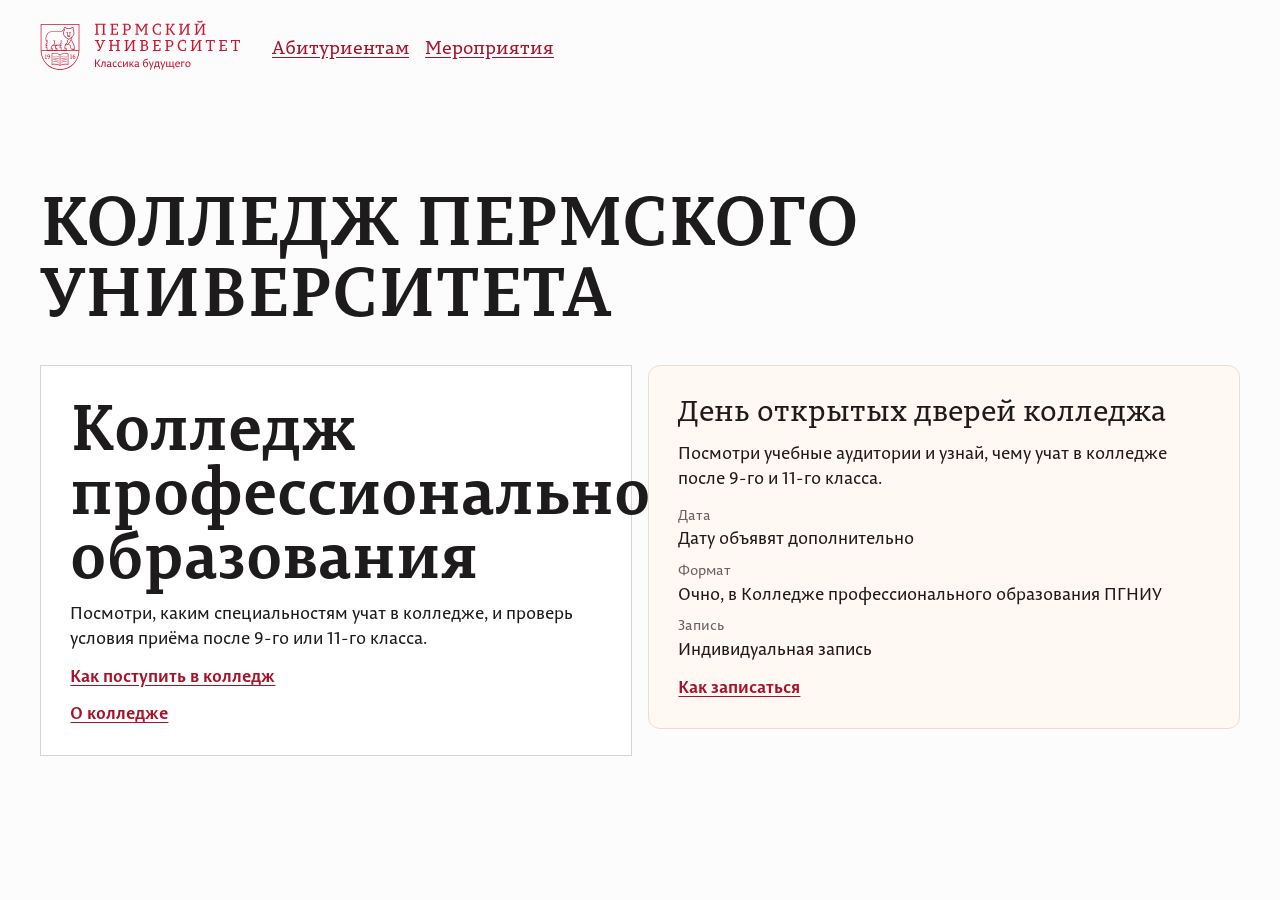
<file: college.html>
<!doctype html>
<html lang="ru">
<head>
  <meta charset="utf-8">
  <meta name="viewport" content="width=device-width, initial-scale=1">
  <title>Колледж — Пермский университет</title>
  <link rel="stylesheet" href="assets/css/template.css">
  <link rel="stylesheet" href="assets/css/main.css">
  <link rel="stylesheet" href="assets/css/local.css">
  <link rel="stylesheet" href="assets/css/admissions.css">
  <link rel="stylesheet" href="assets/css/admissions-page.css">
  <script src="assets/js/admissions-prototype-data.js" defer></script>
  <script src="assets/js/admissions-page.js" defer></script>
</head>
<body>
<header class="college-header container">
  <a href="index.html" aria-label="Пермский университет — абитуриентам">
    <svg width="200" height="50" aria-hidden="true"><use href="assets/images/icons.svg#logo-header"></use></svg>
  </a>
  <nav aria-label="Поступление">
    <a href="index.html#programs">Абитуриентам</a>
    <a href="index.html#events">Мероприятия</a>
  </nav>
</header>
<main class="admissions college-entry">
  <section class="container entry-section" aria-labelledby="college-title">
    <h1 class="entry-heading" id="college-title">Колледж Пермского университета</h1>
    <div class="entry-grid entry-grid-two">
      <article class="entry-card">
        <h2>Колледж профессионального образования</h2>
        <p>Посмотри, каким специальностям учат в колледже, и проверь условия приёма после 9-го или 11-го класса.</p>
        <a href="https://psu.ru/postuplenie/srednee-professionalnoe-obrazovanie/">Как поступить в колледж</a>
        <a href="https://psu.ru/divisions/kolledzh-professionalnogo-obrazovaniya/">О колледже</a>
      </article>
      <section id="college-open-day" aria-label="День открытых дверей колледжа"><div id="college-event"></div></section>
    </div>
  </section>
  <dialog class="entry-dialog" id="admissions-dialog" aria-labelledby="admissions-dialog-title">
    <div class="entry-dialog-header"><h2 id="admissions-dialog-title"></h2><form method="dialog"><button class="entry-dialog-close" type="submit" aria-label="Закрыть окно">×</button></form></div>
    <div id="admissions-dialog-body"></div>
  </dialog>
</main>
</body>
</html>
</file>
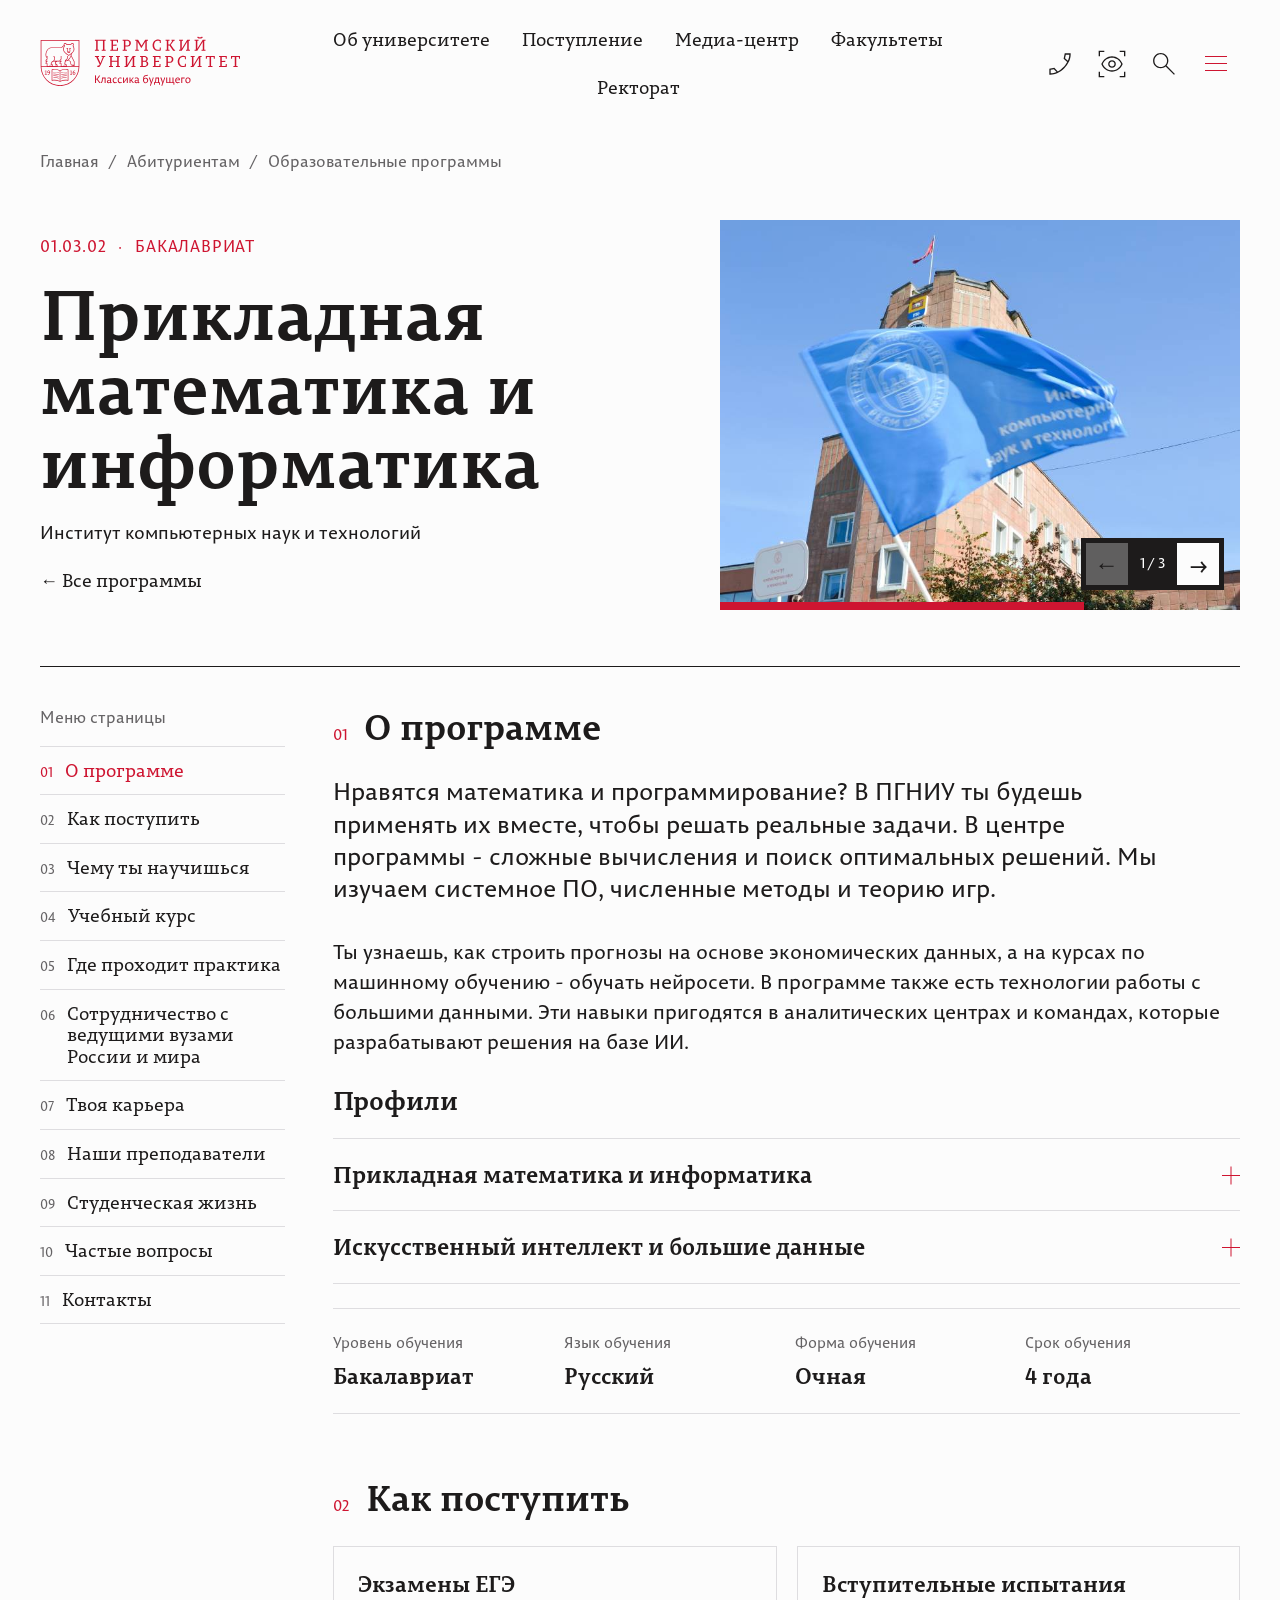
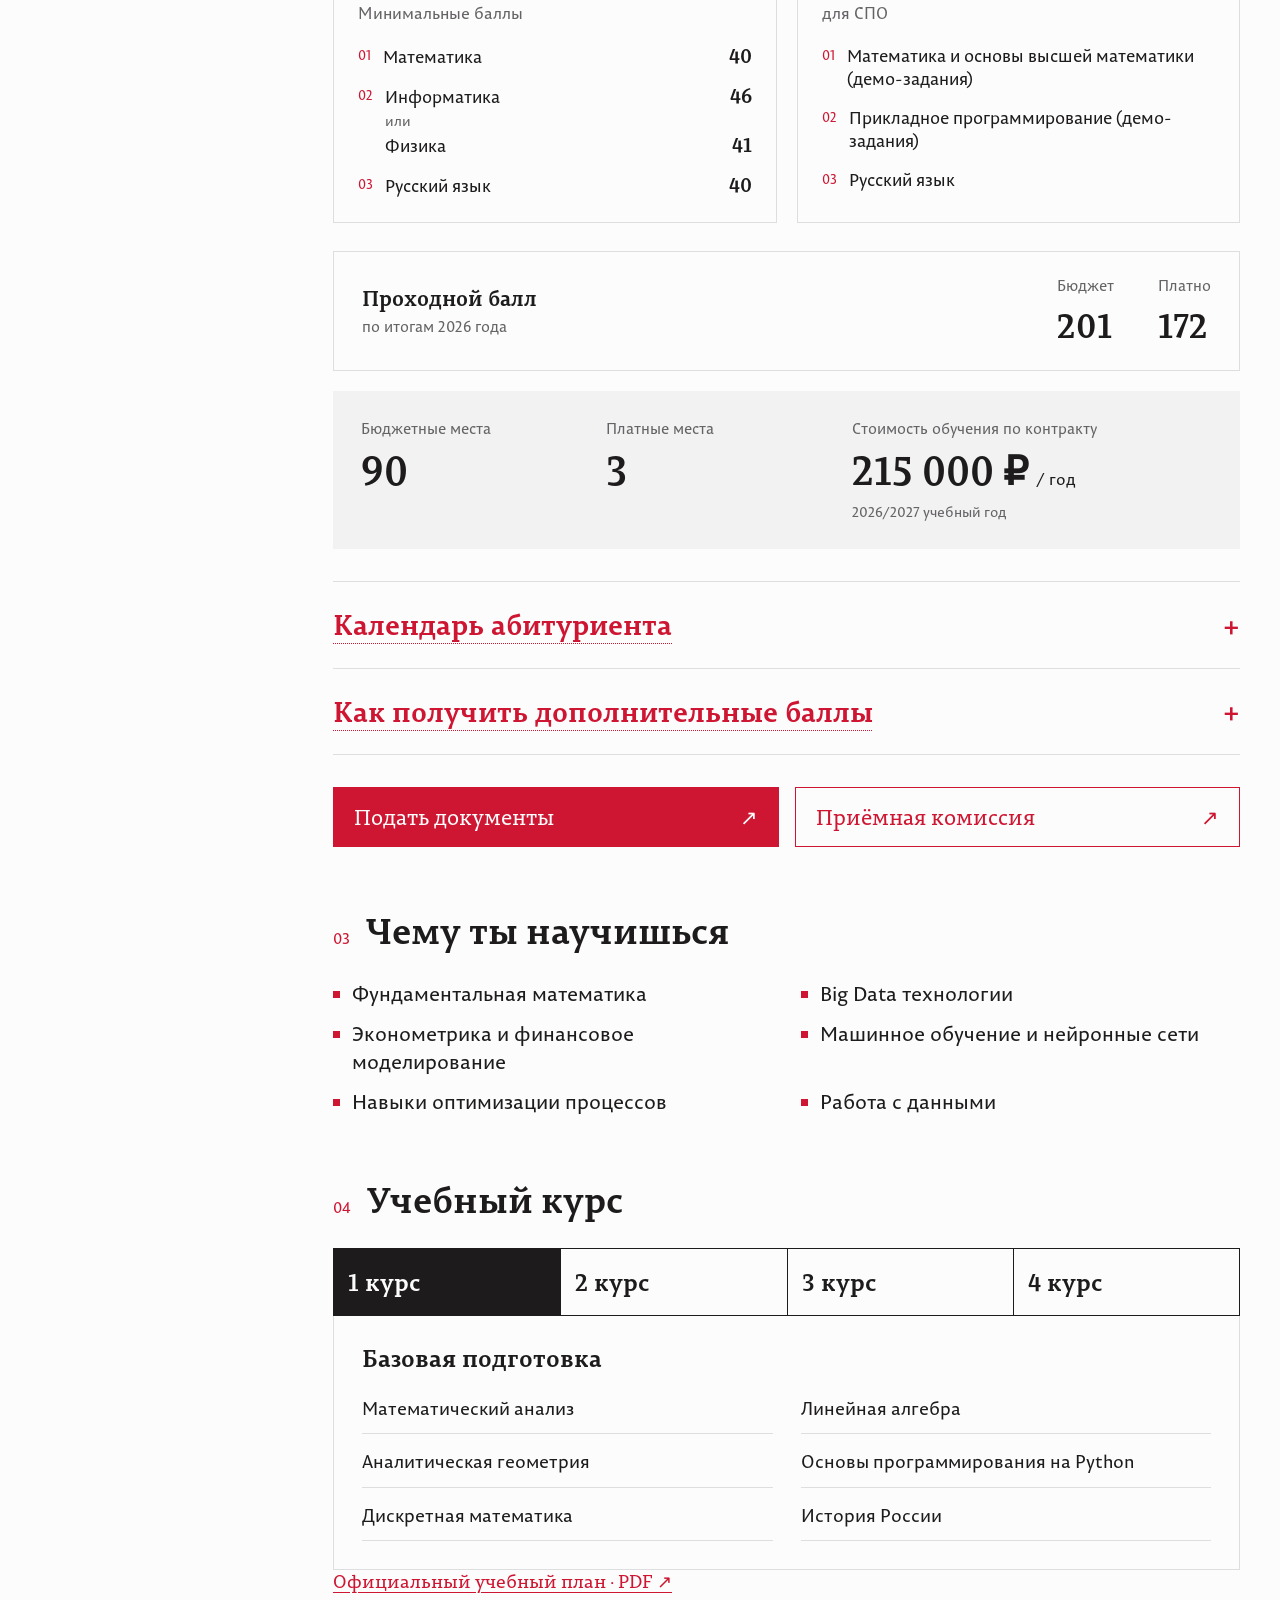
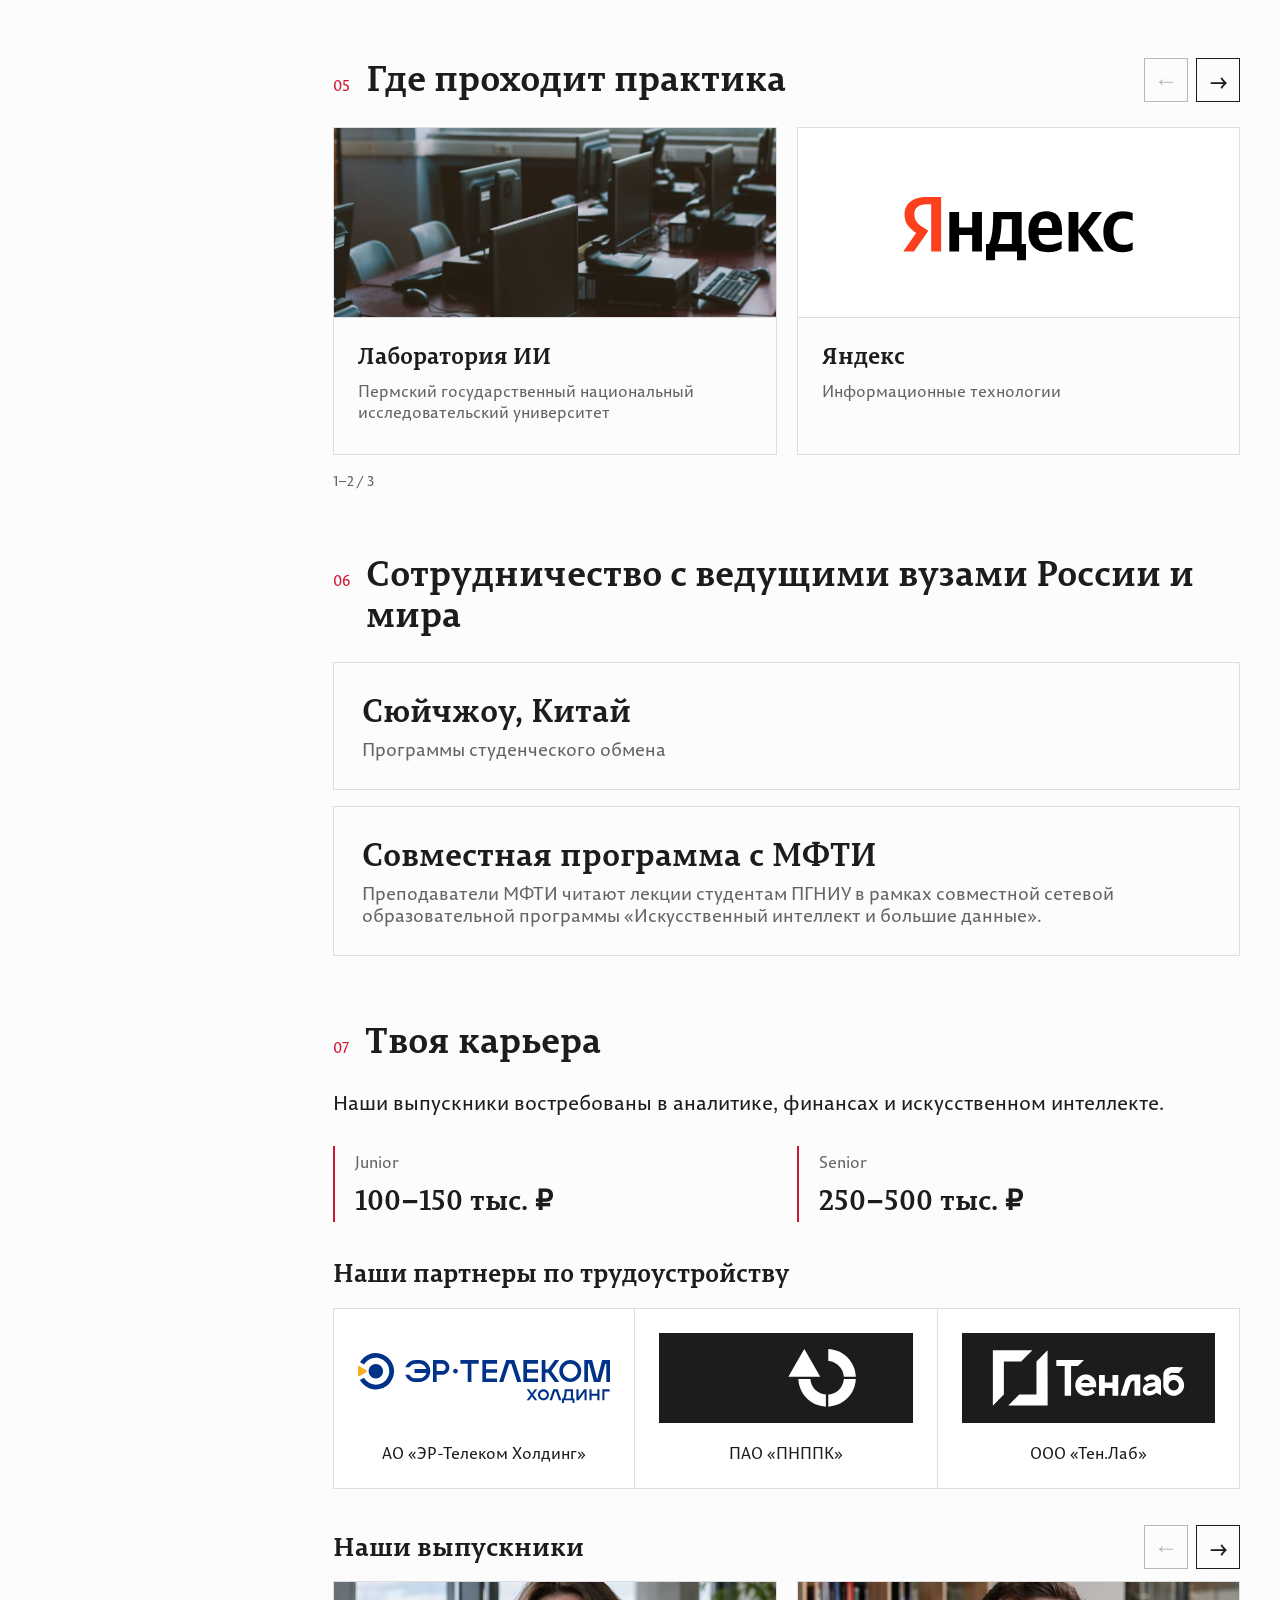
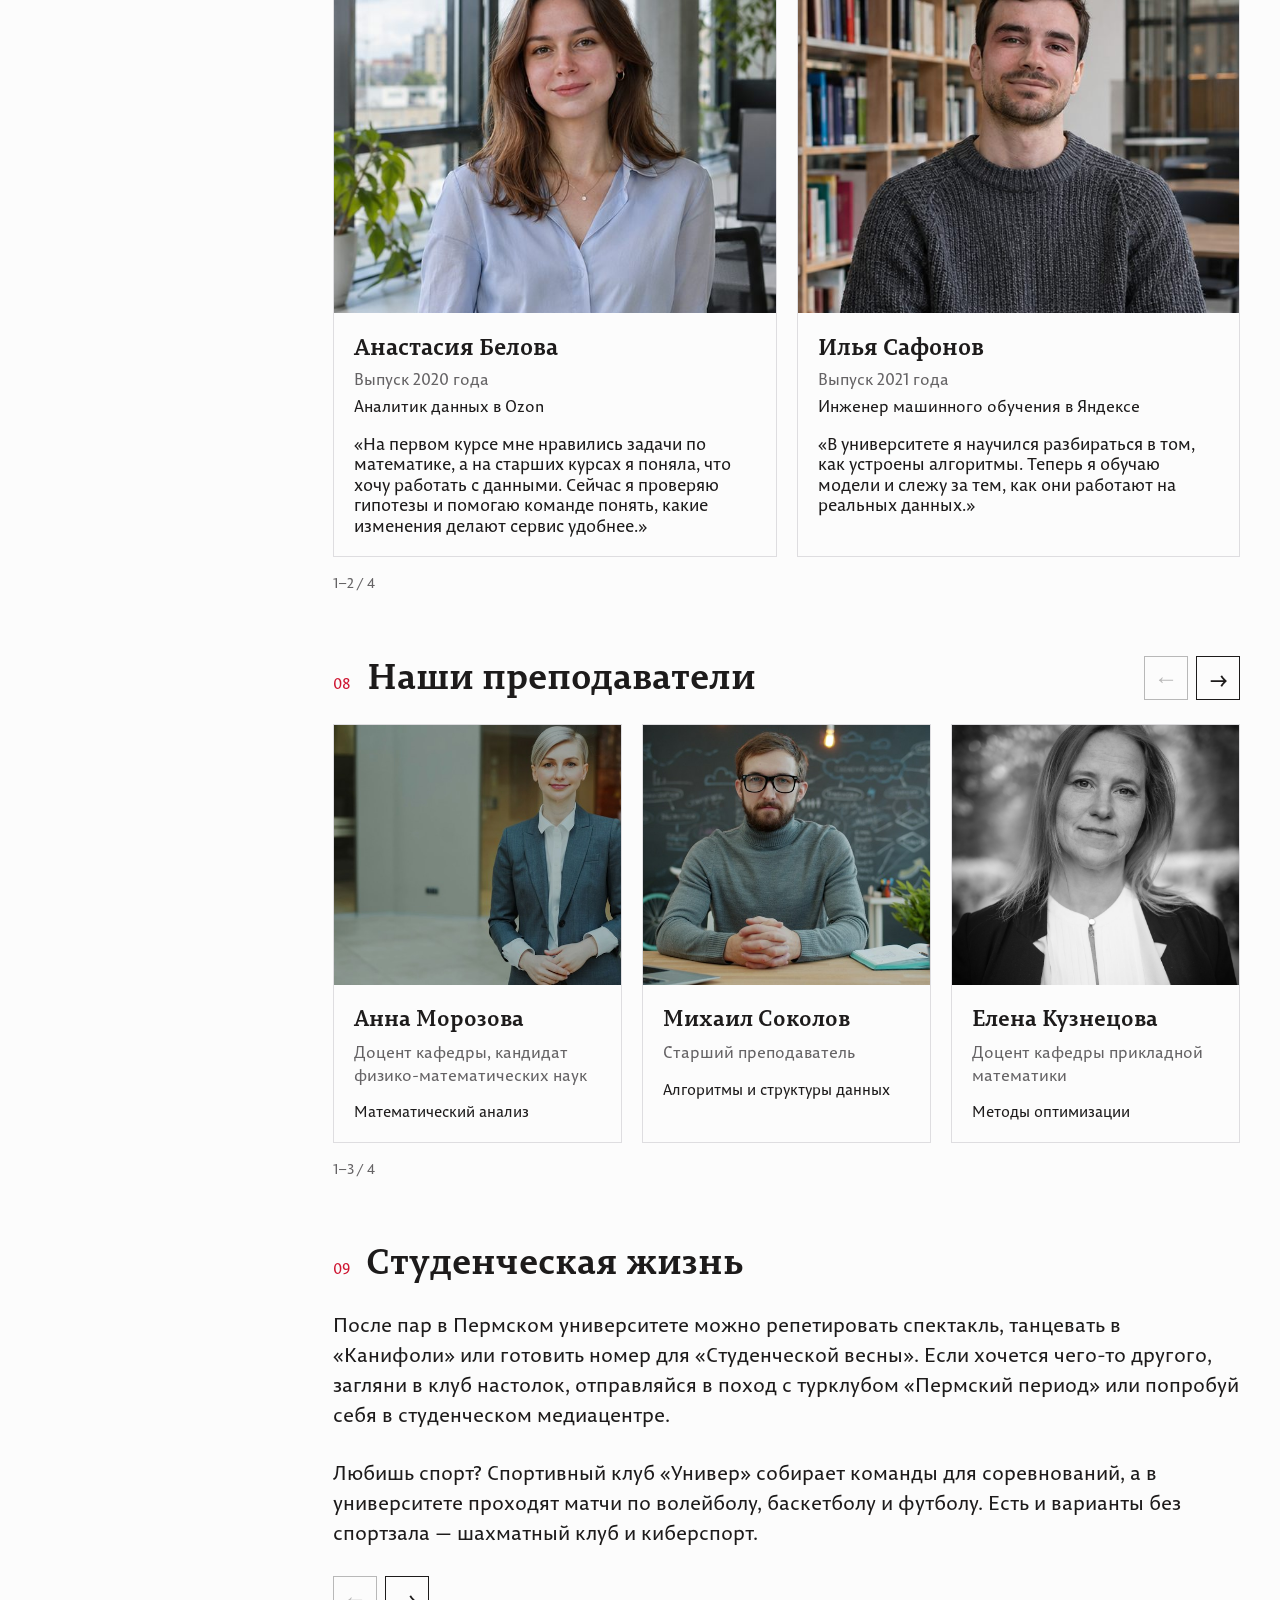
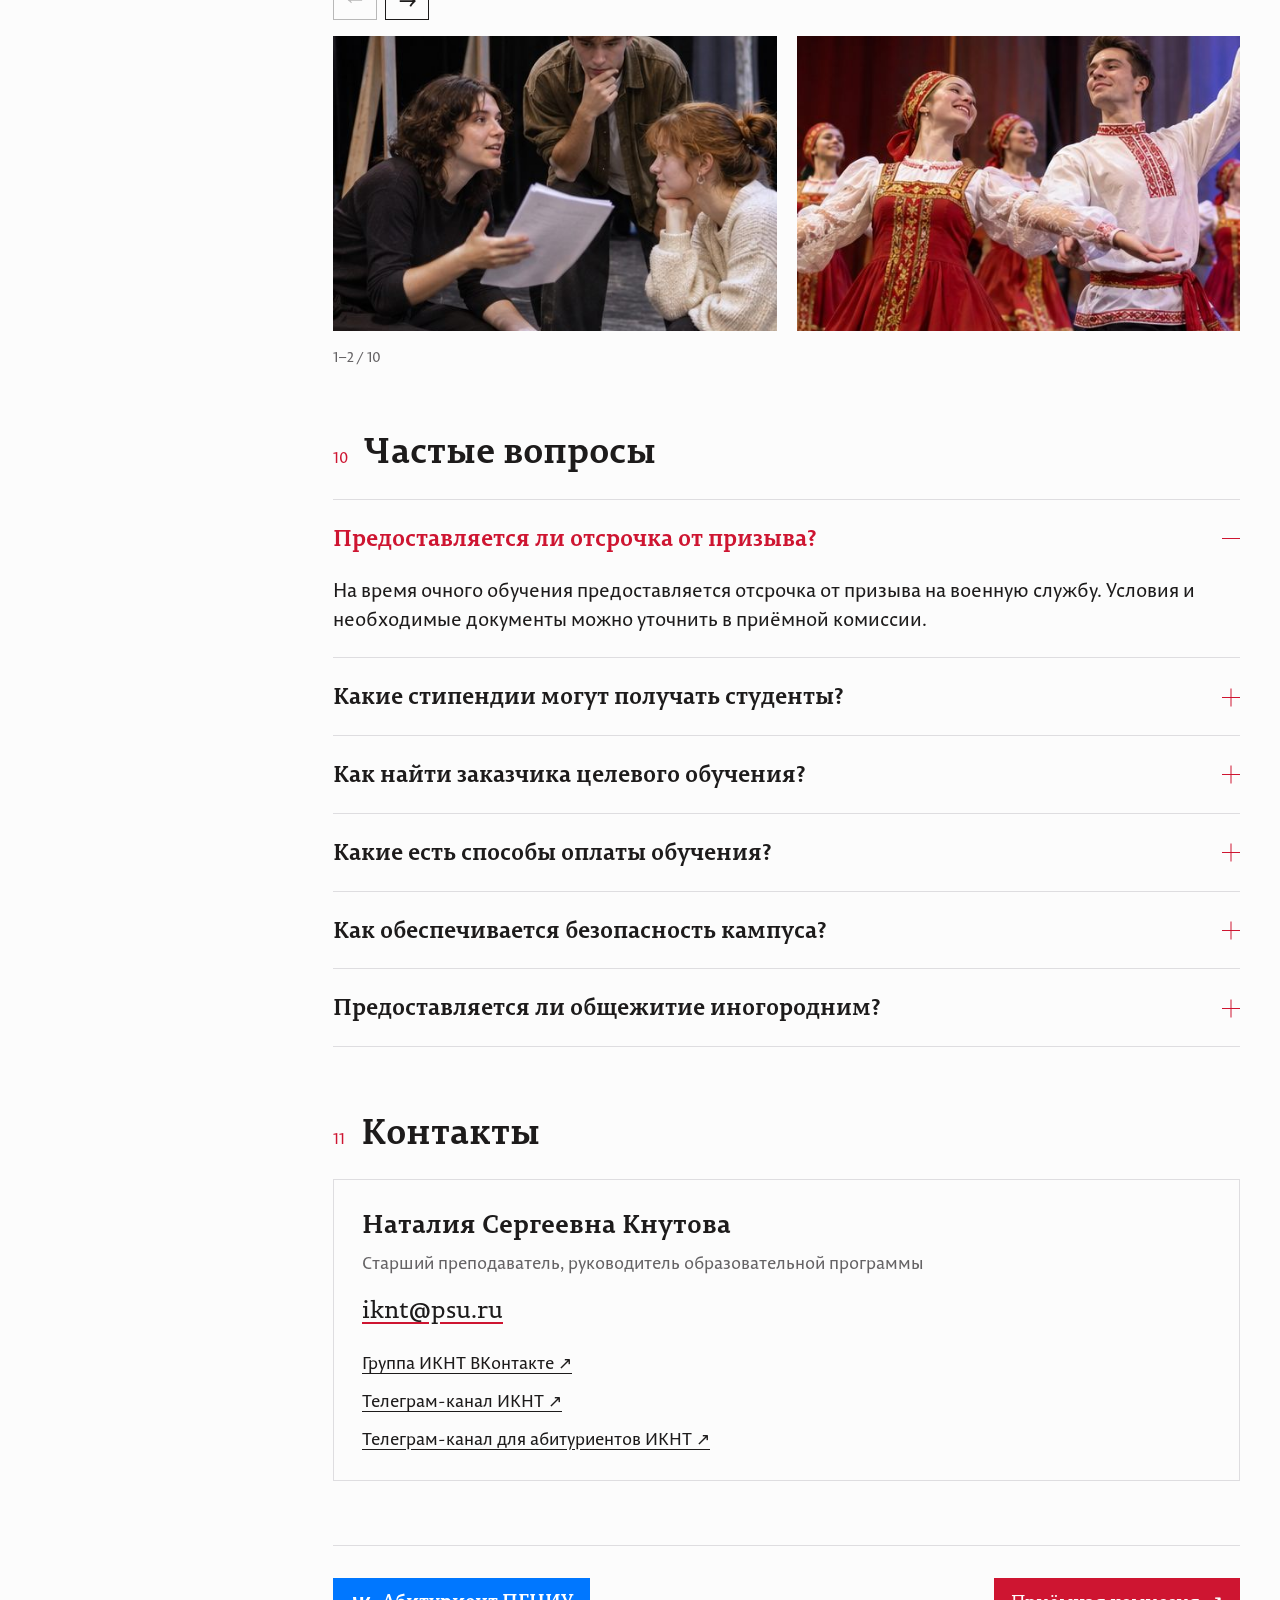
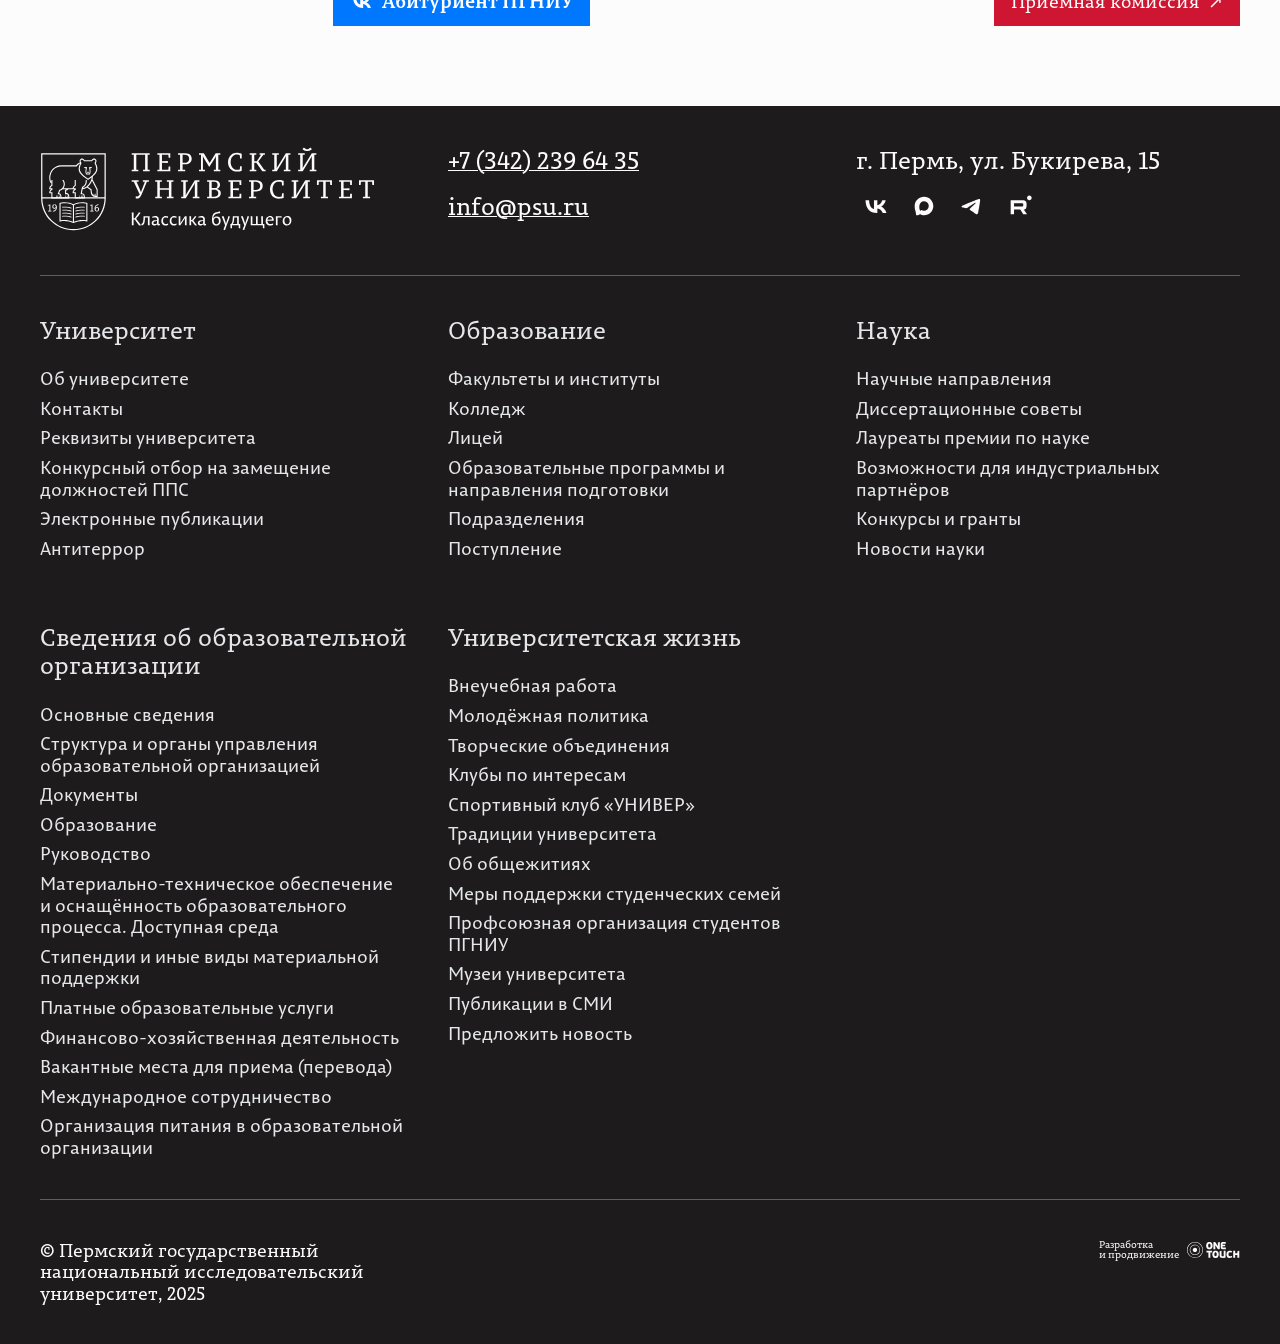
<file: program.html>
<!doctype html>
<html lang="ru">
<head>
  <meta charset="utf-8">
  <meta name="viewport" content="width=device-width, initial-scale=1">
  <title>Прикладная математика и информатика</title>
  <link rel="stylesheet" href="assets/css/snapshot.css">
  <link rel="stylesheet" href="assets/css/swiper.css">
  <link rel="stylesheet" href="assets/css/template.css">
  <link rel="stylesheet" href="assets/css/main.css">
  <link rel="stylesheet" href="assets/css/local.css">
  <link rel="stylesheet" href="assets/css/program.css">
  <script src="assets/js/main.js" defer></script>
  <script src="assets/js/program.js" defer></script>
</head>
<body>
<svg xmlns="http://www.w3.org/2000/svg" aria-hidden="true" style="display:none">
<symbol viewBox="0 0 24 24" fill="none" id="arrow" xmlns="http://www.w3.org/2000/svg">
        <path d="M11.9999 10.108L7.39989 14.708L6.69189 14L11.9999 8.69199L17.3079 14L16.5999 14.708L11.9999 10.108Z"
              fill="currentColor"/>
    </symbol>
<symbol viewBox="0 0 24 24" fill="none" id="eye" xmlns="http://www.w3.org/2000/svg">
        <path d="M2 22V17.77H3V21H6.23V22H2ZM17.77 22V21H21V17.77H22V22H17.77ZM12 17.73C10.218 17.73 8.617 17.2253 7.197 16.216C5.777 15.2053 4.705 13.8 3.981 12C4.705 10.2 5.777 8.79467 7.197 7.784C8.617 6.77467 10.218 6.27 12 6.27C13.782 6.27 15.383 6.775 16.803 7.785C18.223 8.795 19.295 10.2 20.019 12C19.295 13.8 18.223 15.2053 16.803 16.216C15.383 17.2253 13.782 17.73 12 17.73ZM12 16.73C13.518 16.73 14.879 16.317 16.083 15.491C17.287 14.665 18.2327 13.5013 18.92 12C18.232 10.4973 17.286 9.33333 16.082 8.508C14.878 7.68267 13.5173 7.26967 12 7.269C10.4827 7.26833 9.12167 7.68133 7.917 8.508C6.71233 9.33467 5.76667 10.4987 5.08 12C5.76867 13.5027 6.71467 14.6667 7.918 15.492C9.12133 16.3173 10.482 16.7303 12 16.731M12 14.865C12.8 14.865 13.4777 14.5877 14.033 14.033C14.5883 13.4783 14.866 12.8007 14.866 12C14.866 11.1993 14.5883 10.5217 14.033 9.967C13.4777 9.41233 12.8 9.135 12 9.135C11.2 9.135 10.5223 9.41233 9.967 9.967C9.41167 10.5217 9.13433 11.1993 9.135 12C9.13567 12.8007 9.413 13.4783 9.967 14.033C10.521 14.5877 11.1987 14.8653 12 14.866M11.999 13.866C11.4803 13.866 11.04 13.6843 10.678 13.321C10.3153 12.9583 10.134 12.5177 10.134 11.999C10.134 11.4803 10.3157 11.04 10.679 10.678C11.0423 10.316 11.483 10.135 12.001 10.135C12.519 10.135 12.9593 10.3163 13.322 10.679C13.6847 11.0417 13.866 11.4823 13.866 12.001C13.866 12.5197 13.6843 12.96 13.321 13.322C12.9577 13.6847 12.517 13.866 11.999 13.866ZM2 6.23V2H6.23V3H3V6.23H2ZM21 6.23V3H17.77V2H22V6.23H21Z"
              fill="currentColor"/>
    </symbol>
<symbol viewBox="0 0 200 50" fill="none" id="logo-header" xmlns="http://www.w3.org/2000/svg">
        <g clip-path="url(#mclip0_3405_388)">
            <path d="M154.579 4.77918H155.808V13.7035H154.579V14.6453H157.315L162.34 6.4312C162.435 6.27692 162.52 6.12251 162.599 5.97053C162.681 5.81625 162.748 5.66691 162.801 5.52027L162.878 5.5511C162.84 5.6953 162.809 5.84453 162.789 6.0014C162.768 6.15597 162.755 6.32565 162.755 6.50846V13.7035H161.526V14.6453H165.491V13.7035H164.262V4.77918H165.491V3.83724H162.755L157.868 11.7889C157.76 11.9664 157.653 12.1492 157.548 12.337C157.445 12.5248 157.345 12.7229 157.253 12.9314L157.192 12.9006C157.238 12.6844 157.268 12.4683 157.286 12.2496C157.307 12.0283 157.315 11.8044 157.315 11.5726V4.77918H158.544V3.83724H154.579V4.77918ZM159.989 2.55579C160.319 2.5532 160.632 2.51972 160.921 2.45024C161.213 2.38346 161.477 2.29598 161.72 2.18783C161.961 2.0797 162.174 1.96389 162.361 1.8379C162.545 1.71435 162.696 1.59319 162.817 1.47498L161.987 0.425049C161.79 0.607763 161.598 0.782622 161.408 0.950015C161.218 1.11482 161.008 1.25107 160.783 1.35662C160.558 1.46216 160.294 1.51883 159.989 1.52127C159.684 1.51883 159.42 1.46216 159.195 1.35662C158.969 1.25107 158.759 1.11482 158.57 0.950015C158.38 0.782622 158.188 0.607763 157.991 0.425049L157.161 1.47498C157.281 1.59319 157.43 1.71435 157.609 1.8379C157.788 1.96389 157.998 2.0797 158.234 2.18783C158.472 2.29598 158.739 2.38346 159.031 2.45024C159.323 2.51972 159.643 2.5532 159.989 2.55579ZM139.044 4.77918H140.273V13.7035H139.044V14.6453H141.779L146.805 6.4312C146.9 6.27692 146.985 6.12251 147.064 5.97053C147.146 5.81625 147.213 5.66691 147.266 5.52027L147.343 5.5511C147.305 5.6953 147.274 5.84453 147.254 6.0014C147.233 6.15597 147.22 6.32565 147.22 6.50846V13.7035H145.991V14.6453H149.956V13.7035H148.726V4.77918H149.956V3.83724H147.22L142.333 11.7889C142.225 11.9664 142.118 12.1492 142.013 12.337C141.91 12.5248 141.81 12.7229 141.718 12.9314L141.656 12.9006C141.703 12.6844 141.733 12.4683 141.751 12.2496C141.772 12.0283 141.779 11.8044 141.779 11.5726V4.77918H143.009V3.83724H139.044V4.77918ZM125.568 4.77918H126.798V13.7035H125.568V14.6453H129.534V13.7035H128.304V9.5347H129.503L133.13 14.6453H135.097V13.7035H134.252L130.748 8.76274L133.776 4.77918H134.667V3.83724H131.486V4.77918H132.362L129.841 8.60832H128.304V4.77918H129.534V3.83724H125.568V4.77918ZM120.792 7.01801V4.23866C120.792 4.23617 120.728 4.20261 120.6 4.1409C120.472 4.08175 120.282 4.00968 120.031 3.92997C119.78 3.85006 119.473 3.77815 119.106 3.71629C118.74 3.65713 118.317 3.62371 117.841 3.62112C117.185 3.62371 116.583 3.72408 116.038 3.91954C115.489 4.11521 115.003 4.38801 114.577 4.74053C114.15 5.09308 113.788 5.50481 113.491 5.97571C113.197 6.44661 112.971 6.95876 112.818 7.5121C112.664 8.06519 112.584 8.64179 112.584 9.24142C112.587 10.1111 112.715 10.8934 112.969 11.5857C113.222 12.2779 113.586 12.8671 114.057 13.3534C114.531 13.8425 115.097 14.213 115.756 14.4728C116.414 14.7302 117.152 14.859 117.964 14.8614C118.397 14.859 118.786 14.8358 119.132 14.7921C119.48 14.7483 119.778 14.6968 120.024 14.6376C120.272 14.5784 120.462 14.5269 120.592 14.4831C120.725 14.4394 120.792 14.4163 120.792 14.4138V11.6191H119.793L119.655 13.6262C119.47 13.6751 119.242 13.7215 118.973 13.7626C118.704 13.8039 118.404 13.8245 118.071 13.8271C117.567 13.8245 117.108 13.742 116.696 13.5799C116.283 13.4205 115.92 13.1938 115.602 12.9032C115.287 12.6124 115.021 12.2753 114.805 11.8867C114.59 11.4981 114.429 11.0761 114.319 10.6205C114.208 10.1625 114.152 9.68911 114.152 9.19497C114.152 8.74976 114.198 8.30975 114.291 7.87486C114.385 7.44003 114.529 7.02824 114.721 6.64227C114.913 6.25632 115.159 5.91385 115.456 5.61803C115.756 5.31956 116.109 5.08529 116.517 4.91556C116.926 4.74572 117.393 4.65819 117.918 4.65559C118.194 4.65819 118.443 4.67868 118.666 4.72253C118.889 4.76372 119.083 4.8152 119.25 4.87694C119.416 4.9388 119.557 4.99776 119.67 5.057L119.793 7.01801H120.792ZM95.2051 14.6453H98.7863V13.7035H97.5568V6.58562C97.5568 6.39773 97.5465 6.22545 97.5336 6.07088C97.5183 5.91385 97.5029 5.79047 97.4875 5.6953C97.4748 5.60257 97.4645 5.55369 97.4645 5.5511L97.5107 5.53568C97.5107 5.53827 97.5286 5.58197 97.5619 5.67211C97.5977 5.76219 97.6489 5.88304 97.7207 6.03746C97.7898 6.18939 97.8795 6.36172 97.987 6.55474L101.245 12.0205H101.43L104.857 6.58562C104.97 6.4054 105.065 6.23568 105.139 6.07088C105.216 5.90882 105.272 5.77241 105.308 5.66691C105.347 5.56137 105.364 5.50731 105.364 5.50481L105.411 5.52027C105.411 5.52288 105.406 5.55628 105.4 5.62064C105.393 5.68752 105.382 5.77241 105.372 5.87784C105.362 5.98339 105.354 6.09671 105.347 6.21767C105.339 6.33847 105.334 6.45698 105.334 6.5702V13.7035H104.089V14.6453H107.977V13.7035H106.763V4.77918H107.977V3.83724H105.211L101.553 9.78164L98.11 3.83724H95.2051V4.77918H96.4193V13.7035H95.2051V14.6453ZM85.3876 9.5964V4.77918H86.5864C87.2063 4.78179 87.7161 4.88977 88.1183 5.09826C88.5204 5.30674 88.8202 5.59235 89.0149 5.95771C89.2096 6.32046 89.3069 6.73485 89.3069 7.20316C89.3069 7.53274 89.2531 7.84144 89.1506 8.12964C89.0456 8.41788 88.8918 8.6726 88.6895 8.89137C88.4897 9.11008 88.2439 9.28251 87.9517 9.40591C87.6597 9.5321 87.3293 9.59395 86.9553 9.5964H85.3876ZM82.6517 14.6453H86.9246V13.7035H85.3876V10.5229H86.9553C87.5266 10.5229 88.0491 10.4482 88.523 10.3016C88.9969 10.1574 89.4067 9.94124 89.7526 9.65565C90.0985 9.3699 90.3674 9.01996 90.557 8.60053C90.7465 8.18371 90.8413 7.70244 90.8439 7.15687C90.8413 6.43638 90.6799 5.82912 90.3597 5.33498C90.0395 4.84348 89.5785 4.47035 88.9764 4.21816C88.3745 3.96598 87.6495 3.83724 86.8016 3.83724H82.6517V4.77918H83.8813V13.7035H82.6517V14.6453ZM78.014 11.8661H77.0149L76.8612 13.7035H73.0341V9.64283L76.5538 9.76623V8.57734L73.0341 8.7163V4.77918H76.8612L77.0149 6.61649H78.014V3.83724H70.2982V4.77918H71.5278V13.7035H70.2982V14.6453H78.014V11.8661ZM65.6759 3.83724H54.917V4.77918H56.1619V13.7035H54.917V14.6453H58.8824V13.7035H57.6682V4.77918H62.9554V13.7035H61.7104V14.6453H65.6759V13.7035H64.4616V4.77918H65.6759V3.83724Z"
                  fill="currentColor"/>
            <path d="M192.024 22.8522L192.177 21.0303H194.759V29.9391H193.376V30.8811H197.649V29.9391H196.266V21.0303H198.848L199.001 22.8522H200V20.073H191.025V22.8522H192.024ZM186.771 28.1018H185.772L185.618 29.9391H181.791V25.8786L185.311 26.002V24.8131L181.791 24.952V21.0148H185.618L185.772 22.8522H186.771V20.073H179.055V21.0148H180.285V29.9391H179.055V30.8811H186.771V28.1018ZM166.84 22.8522L166.994 21.0303H169.576V29.9391H168.193V30.8811H172.465V29.9391H171.082V21.0303H173.664L173.818 22.8522H174.817V20.073H165.841V22.8522H166.84ZM150.69 21.0148H151.92V29.9391H150.69V30.8811H153.426L158.452 22.6669C158.547 22.5125 158.631 22.3581 158.711 22.2063C158.793 22.052 158.859 21.9026 158.913 21.7559L158.99 21.7868C158.951 21.9309 158.921 22.0803 158.9 22.2372C158.88 22.3916 158.867 22.5614 158.867 22.7441V29.9391H157.637V30.8811H161.603V29.9391H160.373V21.0148H161.603V20.073H158.867L153.979 28.0247C153.872 28.2022 153.764 28.3848 153.659 28.5727C153.557 28.7606 153.457 28.9587 153.365 29.1672L153.303 29.1363C153.349 28.9202 153.38 28.7039 153.398 28.4853C153.418 28.2639 153.426 28.0401 153.426 27.8084V21.0148H154.656V20.073H150.69V21.0148ZM145.914 23.2536V20.4744C145.914 20.4718 145.85 20.4383 145.722 20.3767C145.594 20.3175 145.404 20.2454 145.153 20.1657C144.902 20.0858 144.595 20.0137 144.228 19.952C143.862 19.8929 143.439 19.8595 142.963 19.8569C142.307 19.8595 141.705 19.9597 141.16 20.1553C140.611 20.351 140.125 20.6237 139.699 20.9763C139.272 21.3288 138.911 21.7405 138.613 22.2115C138.319 22.6823 138.093 23.1945 137.94 23.7477C137.786 24.3009 137.706 24.8774 137.706 25.477C137.709 26.3469 137.837 27.1292 138.091 27.8213C138.344 28.5136 138.708 29.1029 139.179 29.5892C139.653 30.0781 140.219 30.4486 140.878 30.7086C141.536 30.966 142.274 31.0947 143.086 31.0972C143.519 31.0947 143.908 31.0715 144.254 31.0277C144.602 30.984 144.9 30.9326 145.146 30.8732C145.394 30.8141 145.584 30.7627 145.714 30.7189C145.847 30.6752 145.914 30.6521 145.914 30.6495V27.8547H144.915L144.777 29.862C144.592 29.9109 144.364 29.9571 144.095 29.9984C143.826 30.0396 143.527 30.0601 143.193 30.0627C142.689 30.0601 142.23 29.9777 141.818 29.8156C141.405 29.6561 141.042 29.4296 140.724 29.1389C140.409 28.8481 140.143 28.511 139.928 28.1223C139.712 27.7337 139.551 27.3117 139.441 26.8562C139.331 26.3982 139.274 25.9249 139.274 25.4307C139.274 24.9855 139.32 24.5455 139.413 24.1106C139.507 23.6758 139.651 23.264 139.843 22.878C140.035 22.4921 140.281 22.1496 140.578 21.8538C140.878 21.5553 141.231 21.321 141.639 21.1513C142.049 20.9813 142.515 20.8938 143.04 20.8912C143.316 20.8938 143.565 20.9144 143.788 20.9583C144.011 20.9993 144.205 21.0508 144.372 21.1126C144.538 21.1744 144.679 21.2335 144.792 21.2928L144.915 23.2536H145.914ZM127.904 25.8321V21.0148H129.103C129.723 21.0174 130.233 21.1255 130.635 21.3339C131.037 21.5425 131.337 21.828 131.532 22.1935C131.726 22.5562 131.824 22.9706 131.824 23.4389C131.824 23.7683 131.77 24.0772 131.667 24.3652C131.562 24.6536 131.409 24.9084 131.206 25.127C131.006 25.3458 130.761 25.5183 130.469 25.6417C130.176 25.7679 129.846 25.8295 129.472 25.8321H127.904ZM125.169 30.8811H129.441V29.9391H127.904V26.7586H129.472C130.043 26.7586 130.566 26.684 131.04 26.5372C131.514 26.393 131.924 26.177 132.269 25.8914C132.615 25.6056 132.884 25.2557 133.074 24.8363C133.263 24.4193 133.358 23.9382 133.361 23.3926C133.358 22.672 133.197 22.0648 132.876 21.5707C132.556 21.0792 132.095 20.7061 131.493 20.4538C130.891 20.2017 130.166 20.073 129.318 20.073H125.169V21.0148H126.398V29.9391H125.169V30.8811ZM120.531 28.1018H119.532L119.378 29.9391H115.551V25.8786L119.071 26.002V24.8131L115.551 24.952V21.0148H119.378L119.532 22.8522H120.531V20.073H112.815V21.0148H114.045V29.9391H112.815V30.8811H120.531V28.1018ZM106.317 22.9295C106.317 23.1945 106.279 23.4491 106.202 23.6886C106.128 23.9304 106.01 24.1441 105.854 24.3292C105.698 24.5146 105.498 24.6562 105.257 24.7513H102.813V21.0148H104.058C104.499 21.0174 104.865 21.0664 105.157 21.1667C105.449 21.2644 105.682 21.4033 105.851 21.5784C106.02 21.7534 106.141 21.9567 106.213 22.1857C106.284 22.4174 106.32 22.6643 106.317 22.9295ZM102.813 29.9391V25.6931H104.443C104.939 25.6957 105.359 25.791 105.703 25.9736C106.046 26.1564 106.305 26.4086 106.481 26.7252C106.658 27.0417 106.748 27.4019 106.748 27.8084C106.748 28.215 106.653 28.5753 106.469 28.897C106.284 29.2161 106.015 29.4682 105.664 29.6535C105.313 29.8414 104.886 29.9341 104.381 29.9391H102.813ZM100.077 30.8811H104.212C104.829 30.8811 105.385 30.8115 105.882 30.6776C106.376 30.5414 106.802 30.3431 107.155 30.0807C107.509 29.8182 107.78 29.4965 107.967 29.1157C108.157 28.7349 108.252 28.2999 108.254 27.8084C108.252 27.4533 108.193 27.1317 108.077 26.846C107.962 26.5604 107.801 26.3108 107.596 26.0971C107.388 25.8836 107.147 25.706 106.873 25.5696C106.599 25.4333 106.3 25.3355 105.979 25.2763V25.2145C106.351 25.0859 106.671 24.9058 106.943 24.6793C107.211 24.4528 107.422 24.1827 107.568 23.8711C107.716 23.5573 107.79 23.2073 107.793 22.8214C107.793 22.2758 107.657 21.7997 107.386 21.3879C107.112 20.9763 106.704 20.6572 106.164 20.4255C105.621 20.1939 104.945 20.0756 104.135 20.073H100.077V21.0148H101.307V29.9391H100.077V30.8811ZM84.5423 21.0148H85.7719V29.9391H84.5423V30.8811H87.2782L92.304 22.6669C92.3989 22.5125 92.4833 22.3581 92.5628 22.2063C92.6448 22.052 92.7113 21.9026 92.7652 21.7559L92.8421 21.7868C92.8036 21.9309 92.7729 22.0803 92.7524 22.2372C92.7318 22.3916 92.7191 22.5614 92.7191 22.7441V29.9391H91.4895V30.8811H95.455V29.9391H94.2253V21.0148H95.455V20.073H92.7191L87.8314 28.0247C87.7239 28.2022 87.6162 28.3848 87.5112 28.5727C87.4087 28.7606 87.3089 28.9587 87.2166 29.1672L87.1552 29.1363C87.2013 28.9202 87.232 28.7039 87.2499 28.4853C87.2705 28.2639 87.2782 28.0401 87.2782 27.8084V21.0148H88.5078V20.073H84.5423V21.0148ZM69.0072 30.8811H72.9727V29.9391H71.7431V25.8167H77.184V29.9391H75.9544V30.8811H79.9198V29.9391H78.6901V21.0148H79.9198V20.073H75.9544V21.0148H77.184V24.8285H71.7431V21.0148H72.9727V20.073H69.0072V21.0148H70.2368V29.9391H69.0072V30.8811ZM65.2301 20.073H61.5874V21.0148H62.817L60.9419 25.863C60.883 26.007 60.8266 26.1564 60.7728 26.3056C60.7189 26.4575 60.6677 26.5964 60.6244 26.7252C60.5808 26.8536 60.5475 26.9592 60.5218 27.0365C60.4936 27.1162 60.4809 27.1575 60.4809 27.16H60.4346C60.4346 27.1575 60.4219 27.1188 60.3963 27.0391C60.3732 26.9618 60.3373 26.8588 60.2937 26.7302C60.2502 26.6016 60.2017 26.4601 60.1427 26.3056C60.0863 26.1538 60.0249 25.9994 59.9583 25.8475L57.8064 21.0148H59.036V20.073H54.917V21.0148H56.1466L59.7278 28.5958C59.6124 28.8275 59.4689 29.0282 59.3025 29.1981C59.1359 29.3654 58.9335 29.494 58.6979 29.584C58.4597 29.6767 58.1779 29.723 57.8527 29.723C57.6834 29.7205 57.553 29.7075 57.4658 29.6845C57.3762 29.6613 57.3299 29.6485 57.3299 29.6459V30.8811C57.3299 30.8837 57.3632 30.8965 57.4274 30.9197C57.4914 30.9454 57.5836 30.9712 57.7091 30.9943C57.8347 31.02 57.991 31.0329 58.1753 31.0355C58.539 31.0329 58.8645 30.9557 59.1514 30.8038C59.4407 30.6495 59.7021 30.4256 59.9403 30.1348C60.176 29.844 60.3963 29.494 60.6039 29.0822C60.8113 28.6679 61.0162 28.2048 61.2186 27.6849L64.0005 21.0148H65.2301V20.073Z"
                  fill="currentColor"/>
            <path d="M28.4348 18.848L28.7564 19.0803L29.0779 18.848C32.5511 16.3394 35.1849 14.4367 32.715 9.90737L32.6103 9.71491L32.7494 9.54492C33.1842 9.01303 33.251 8.53954 33.1122 8.20953C33.052 8.06606 32.9506 7.94755 32.825 7.86422C32.6974 7.77928 32.5443 7.73025 32.3831 7.72679C32.0035 7.71861 31.5678 7.95675 31.247 8.55093L31.1553 8.72138H30.9622H28.7564H26.5503H26.3575L26.2655 8.55093C25.9449 7.95675 25.5087 7.71861 25.1294 7.72679C24.9681 7.73025 24.8151 7.77928 24.6875 7.86422C24.5617 7.94755 24.4607 8.06606 24.4003 8.20953C24.2613 8.53954 24.3284 9.01303 24.7632 9.54492L24.9025 9.71491L24.7977 9.90737C22.3276 14.4367 24.9613 16.3394 28.4348 18.848ZM28.7532 15.7876L29.3502 15.3459L29.122 14.9962H28.3845L28.1563 15.3459L28.7532 15.7876ZM26.3289 12.2567H27.8105H28.1262L28.0826 12.5702C28.0387 12.8889 27.9904 13.161 27.9449 13.4206C27.7767 14.3758 27.6391 15.1626 28.0234 16.0834H29.4898C29.8742 15.1629 29.7358 14.376 29.5678 13.4211C29.5221 13.161 29.4739 12.8889 29.4298 12.5702L29.3863 12.2554H29.7021H31.1834L30.0223 12.8091C30.0504 12.9827 30.081 13.1571 30.1103 13.3259C30.3046 14.4302 30.4629 15.3294 29.9172 16.4783L29.8429 16.635H29.6687H27.8439H27.6696L27.595 16.4783C27.0494 15.3291 27.2076 14.4302 27.4021 13.3253C27.4318 13.1567 27.4631 12.982 27.491 12.8082L26.3289 12.2567ZM33.3701 28.2052V29.3602C33.4781 29.3667 33.5886 29.3713 33.6985 29.3735C33.7469 29.3745 33.8148 29.3745 33.8923 29.3748V25.7334L31.1458 20.3556C30.6242 21.7478 29.7576 23.0267 28.6658 23.9574L30.7586 25.3869L30.9005 25.4837L30.9004 25.6554C30.8984 27.7953 31.4323 28.7045 32.2006 29.0909V28.2052H32.5248V29.2209C32.6917 29.2732 32.8662 29.3076 33.0462 29.3306V28.2052H33.3701ZM11.6504 29.1271V30.299H12.172V30.2983H12.2345C12.2257 29.7681 12.1862 29.2995 12.0345 28.9678C11.8787 28.6271 11.5702 28.4157 10.9771 28.4157H10.5044L10.6757 27.9745L11.4859 25.8868L11.5545 25.7104L11.6879 25.6898C12.6904 25.4108 13.4874 24.7045 13.9046 23.7995C13.9852 23.6249 14.0521 23.4409 14.1038 23.2493C14.1833 22.9556 14.2257 22.6507 14.2259 22.3421H14.2249V22.3379H14.2259C14.2259 21.6614 14.029 21.005 13.6684 20.4461C13.5974 20.3356 13.5211 20.2299 13.4403 20.1309C13.3767 20.0534 13.3091 19.9759 13.2361 19.9015H14.0799C14.1255 19.9641 14.1693 20.028 14.2105 20.0923C14.6381 20.7551 14.8715 21.5347 14.8715 22.3379H14.873V22.3421H14.8715C14.8713 22.716 14.8216 23.0774 14.7294 23.42C14.6693 23.6428 14.5896 23.861 14.4923 24.0717C14.3683 24.3402 14.2168 24.5938 14.0398 24.8286L19.5499 24.8288C19.5777 24.6056 19.6345 24.3923 19.7166 24.1928C19.7564 24.0966 19.8016 24.0038 19.8507 23.9167L19.8517 23.9173C20.0739 23.525 20.4 23.1995 20.7913 22.9795L20.771 19.9015H21.4166L21.4382 23.1775L21.4394 23.3892L21.248 23.4759C20.8954 23.6348 20.6032 23.9041 20.413 24.2384V24.2398C20.3753 24.306 20.3423 24.3742 20.3138 24.4419C20.2649 24.5613 20.2285 24.6863 20.2046 24.8167H21.1151H21.4391V25.141V25.5387V25.7487L21.2634 25.8282L21.248 25.8351L21.2379 25.8401L21.2355 25.8412H21.2348L21.1909 25.8622L21.1866 25.8643L21.183 25.8657V25.8659L21.1787 25.8679L21.1746 25.87L21.1703 25.8722L21.151 25.8822L21.1351 25.8908V25.8911L21.1193 25.8995L21.119 25.8997L21.1034 25.9085L21.0998 25.9107L21.0962 25.9129L21.0917 25.9151L21.0882 25.9172L21.0879 25.9175L21.0761 25.9243L21.0728 25.9264H21.0725L21.0689 25.9286L21.0654 25.9308L21.0611 25.9334L21.0573 25.9355L21.0569 25.9358H21.0566L21.0454 25.9429L21.0417 25.945V25.9452L21.0381 25.9472L21.0302 25.9522L21.0266 25.9544L21.0263 25.9547L21.023 25.9569L21.0194 25.959L21.015 25.9619L21.0114 25.9641L21.0111 25.9643L21.0078 25.9668L21.0042 25.969L20.9999 25.9719L20.9963 25.974L20.995 25.975L20.989 25.979L20.9847 25.9819L20.9814 25.9841H20.9811L20.9775 25.9866L20.9708 25.9912L20.9702 25.9916L20.9666 25.9939L20.9662 25.9943L20.963 25.9968L20.9594 25.999L20.9559 26.0018L20.9523 26.004L20.9517 26.0044L20.9485 26.0069L20.9449 26.009L20.9413 26.0119L20.9378 26.0141L20.9368 26.0148L20.9093 26.035L20.9079 26.0358L20.9057 26.0379L20.8951 26.0458L20.8937 26.0468L20.8915 26.0487L20.8458 26.0852L20.8422 26.0882L20.8179 26.1085L20.8143 26.1115L20.7942 26.129L20.7906 26.1319L20.7597 26.1604L20.7593 26.1602C20.7373 26.1808 20.716 26.2014 20.695 26.2229L20.6929 26.225L20.692 26.2262L20.6711 26.2479L20.6701 26.249L20.6679 26.2511L20.6652 26.254L20.6479 26.2732L20.6455 26.2755L20.6438 26.2772L20.6332 26.2891L20.6323 26.2905L20.628 26.2954L20.6111 26.3147L20.6094 26.3166L20.6085 26.3179L20.5979 26.3304L20.5969 26.3316L20.5863 26.3447L20.5855 26.3454L20.5634 26.3732H20.5632L20.5204 26.4305L20.5201 26.4312C20.4813 26.485 20.446 26.5411 20.413 26.5989L20.4123 26.6L20.4116 26.6018C20.3932 26.6342 20.3762 26.6668 20.3601 26.6994L20.3586 26.7023L20.3572 26.7053L20.3558 26.7082L20.353 26.7137L20.3529 26.7147L20.3468 26.7278L20.3454 26.7304V26.7306L20.344 26.7336L20.3338 26.756L20.3324 26.7589L20.3309 26.7625L20.3302 26.764L20.3295 26.7654L20.3281 26.769L20.3266 26.7719L20.3252 26.7757L20.3239 26.7786L20.3227 26.7807L20.3224 26.7817L20.321 26.7846L20.3196 26.7882L20.3181 26.7911L20.3167 26.7947L20.3095 26.8121L20.3085 26.8147L20.3074 26.8176L20.3052 26.8235L20.2986 26.8401L20.2965 26.846L20.2954 26.8493L20.2947 26.851L20.2926 26.8568L20.2904 26.8626L20.2887 26.8668L20.2883 26.8685L20.2648 26.9367L20.2645 26.9374V26.9376L20.2573 26.9607L20.2559 26.9664L20.2538 26.9721L20.2523 26.9779L20.25 26.984L20.2486 26.9899L20.2484 26.9904L20.2441 27.0063L20.2435 27.0072L20.2434 27.0085L20.2421 27.0131L20.2371 27.031L20.2356 27.0367L20.2342 27.0425L20.2336 27.0447L20.2328 27.0483L20.2313 27.0546L20.2173 27.1142L20.2165 27.1175L20.2158 27.12L20.2144 27.1265L20.2142 27.1289L20.2125 27.1364L20.2122 27.1383L20.2111 27.1442L20.2096 27.1507L20.2089 27.155L20.2075 27.1629L20.2061 27.1688L20.2051 27.1739H21.1081H21.43V27.1753H21.4391V27.4991V29.8766H21.4394V30.2983H22.6111V30.2977H23.7017V29.1271H24.026V30.2977H24.5476V29.1271H24.8719V30.2977H25.3938V29.1271H25.7177V30.2977H26.2393C26.2307 29.768 26.1909 29.2998 26.0393 28.9678C25.8837 28.6271 25.5749 28.4157 24.9818 28.4157H24.8078H24.2829L24.4304 27.672L24.6022 26.8014L24.599 26.8007L24.8642 25.4744L24.9431 25.0743L24.99 24.8373L24.9915 24.837L25.1202 24.1924L25.1535 24.0266L25.3064 23.9585C25.5808 23.8371 25.8426 23.6778 26.0831 23.4821H26.0843C26.1283 23.4467 26.1741 23.4073 26.2211 23.3649C26.2704 23.3206 26.3149 23.2781 26.3541 23.2387L26.3534 23.2382L26.3555 23.2366C26.8184 22.7713 27.1369 22.1883 27.2815 21.5593C27.3097 21.4348 27.3321 21.3076 27.3469 21.1783C27.3625 21.045 27.3701 20.9157 27.3707 20.7909L27.3701 20.7194H27.3704L27.3629 19.9015H28.0085L28.0157 20.7166L28.0162 20.7464L28.0164 20.7884V20.7897C28.0157 20.9502 28.0068 21.1048 27.99 21.2521C27.9726 21.404 27.9462 21.5555 27.9119 21.7044C27.7398 22.4531 27.3625 23.1453 26.8137 23.6964L26.8116 23.6986H26.8102C26.7554 23.7541 26.7029 23.8035 26.6538 23.848C26.6032 23.8941 26.5478 23.9406 26.4902 23.9878L26.4906 23.9883C26.2513 24.1827 25.9925 24.3476 25.721 24.4819L25.6673 24.7502C25.9595 24.6941 26.2457 24.6112 26.5253 24.5038C26.9359 24.3459 27.3285 24.1358 27.6979 23.8831C29.4835 22.6615 30.7512 20.4504 31.0031 18.236C30.5154 18.6095 29.9946 18.9849 29.4551 19.3744L28.9451 19.7434L28.7564 19.8798L28.5677 19.7434L28.0573 19.3744C24.4217 16.7483 21.6416 14.7392 24.0195 9.99867C23.8344 10.0702 23.6548 10.1541 23.4835 10.2508L23.483 10.2501C23.3956 10.2991 23.3022 10.3577 23.2033 10.4247C22.7354 10.7419 22.3358 11.1542 22.033 11.6339L21.9384 11.784H21.7597H20.5944V11.7854H19.3956H12.8207C11.732 11.7854 10.7761 12.0008 9.95481 12.3739C8.70626 12.9411 7.76146 13.876 7.12897 14.9741C6.49369 16.0769 6.17207 17.3461 6.17207 18.5767C6.17207 19.4041 6.31875 20.2115 6.61171 20.9365H6.8198L6.81966 19.9015H7.46537L7.46623 21.3904H7.43464V23.1789V23.3867L7.24593 23.4742L7.2435 23.4754L7.24102 23.4766C7.15277 23.5167 7.0675 23.5639 6.98857 23.6164C6.90507 23.672 6.82856 23.7317 6.76097 23.7939C6.4745 24.0577 6.27298 24.4134 6.20118 24.8158H7.11044H7.43464V25.1412V25.539V25.7465L7.24593 25.834L7.2435 25.8351L7.24102 25.8365C7.15277 25.8769 7.0675 25.9237 6.98857 25.9762C6.90477 26.0318 6.82856 26.0912 6.76097 26.1534C6.47419 26.4172 6.27196 26.7728 6.20006 27.1739H7.11044H7.43464V27.4996V30.2983L9.63446 30.2984V29.1271H9.95871V30.2987H10.4803V29.1271H10.8045V30.2987H11.3263V29.1271H11.6504ZM16.412 29.1271V30.299H16.9336C16.9247 29.7687 16.8851 29.2998 16.7333 28.9678C16.578 28.6277 16.2698 28.417 15.6759 28.417H15.3323H15.0082V28.0915V26.0037V25.7269L15.2829 25.6834L15.2883 25.6823V25.6822C15.349 25.6725 15.4152 25.6577 15.486 25.6389C15.557 25.6197 15.6239 25.5977 15.6856 25.5748V25.5745C15.7597 25.5465 15.8343 25.5138 15.9078 25.4773H13.4901C13.1471 25.7909 12.7629 26.0337 12.3683 26.1825C12.2804 26.2158 12.1931 26.2443 12.1084 26.2671C12.0807 26.2746 12.053 26.2808 12.0238 26.2876L11.4359 27.8025C12.0477 27.9063 12.4081 28.2299 12.6221 28.6985C12.8236 29.1392 12.873 29.6898 12.883 30.2983L15.242 30.2987V29.1271H15.5662V30.2987H16.0881V29.1271H16.412ZM31.4238 19.4791L34.5024 25.5079L34.5382 25.5772V25.6554V29.7015V30.0269H34.2151C34.069 30.0269 33.9224 30.0269 33.686 30.022C31.9029 29.9863 30.2993 29.6195 30.2559 25.8277L28.1281 24.3742L28.0624 24.4199C27.6501 24.7019 27.2125 24.9362 26.7557 25.1117C26.3637 25.2626 25.9552 25.3705 25.5331 25.4305L25.0711 27.7721H25.1589C25.9452 27.8163 26.3821 28.1621 26.6268 28.6985C26.8637 29.2164 26.8895 29.8872 26.8895 30.6234V30.949H26.5655H26.3107H22.6111H22.2869V30.9469L21.1151 30.9468L20.7912 30.9465V30.6225V29.8766H20.7913V29.561L20.786 27.825H19.8528H19.5299V27.8234H19.5289L19.5285 27.4991V27.4967H19.5296L19.53 27.4878L19.5303 27.4807V27.4654V27.4647V27.464L19.5311 27.4335V27.4321L19.5318 27.4176L19.5322 27.4024V27.3988L19.5332 27.3725V27.371L19.5375 27.3096L19.5382 27.2992L19.5403 27.2786L19.5411 27.2661L19.5417 27.2633L19.5425 27.2481L19.5431 27.245L19.5496 27.1883L19.5499 27.1869L19.552 27.1717L19.5523 27.1681L19.5539 27.1564L19.556 27.1412L19.5602 27.1134L19.5606 27.111L19.5616 27.1035L19.5628 27.0957L19.5656 27.0804C19.5708 27.0506 19.5761 27.021 19.5823 26.9915L19.5852 26.9771L19.5855 26.9761L19.5888 26.9621L19.5918 26.9475L19.5926 26.9442L19.5954 26.9325L19.5987 26.918L19.6001 26.9128L19.6023 26.9035L19.6097 26.8745L19.6134 26.86L19.616 26.8506L19.6172 26.8455L19.6335 26.7886V26.7879L19.6512 26.7311L19.6523 26.7279C19.6716 26.6682 19.6931 26.6097 19.7166 26.5519C19.7564 26.455 19.8016 26.3629 19.8507 26.2761L19.8517 26.2762C19.9832 26.0447 20.1517 25.8351 20.3477 25.658L20.3483 25.6577C20.4198 25.5932 20.4948 25.533 20.5731 25.4773H17.0347C16.6917 25.7907 16.3075 26.0337 15.9135 26.1825H15.9121C15.8228 26.2162 15.737 26.244 15.6565 26.2661V27.7657H15.6759C16.5742 27.7657 17.058 28.1224 17.3211 28.6985C17.5578 29.2164 17.5836 29.8872 17.5836 30.6234V30.9477H17.2595L12.8847 30.9469V30.9477H12.5605L7.11044 30.9468L6.78634 30.9465V30.6225V27.825H5.84812H5.52534V27.4996C5.52534 26.7775 5.83394 26.1276 6.32549 25.6754C6.40872 25.599 6.49556 25.5288 6.58371 25.4669H5.84812H5.52393V25.1412C5.52393 24.4199 5.83293 23.7692 6.32549 23.3159C6.42396 23.2252 6.52614 23.1444 6.63135 23.0745C6.68142 23.0411 6.73337 23.009 6.78634 22.9792V21.5876H6.39768H6.18913L6.1026 21.3957C5.71582 20.5365 5.52393 19.5671 5.52393 18.5767C5.52393 17.2374 5.87511 15.8534 6.56933 14.6483C7.26618 13.4385 8.30885 12.4079 9.68859 11.781C10.5912 11.3708 11.6366 11.1341 12.8207 11.1341H19.3956H20.5944V11.1354H21.5851C21.9221 10.644 22.3487 10.2194 22.8413 9.88545C22.9385 9.81942 23.0477 9.7524 23.1671 9.6848V9.68348C23.3939 9.55545 23.6331 9.44629 23.8813 9.35662C23.6367 8.83237 23.6423 8.34534 23.8055 7.95776C23.9172 7.69175 24.1017 7.4739 24.3302 7.32207C24.557 7.17172 24.829 7.08433 25.1169 7.07812C25.6736 7.06617 26.2886 7.35498 26.7366 8.07022H28.7564H30.7766C31.2246 7.35451 31.8386 7.06602 32.3956 7.07812C32.6835 7.08433 32.9555 7.17172 33.1823 7.32207C33.4106 7.4739 33.5952 7.69175 33.7071 7.95776C33.9137 8.44845 33.8696 9.09737 33.3822 9.78153C35.3963 13.6136 34.1126 15.6909 31.6904 17.6907L31.6889 17.7449C31.6651 18.3232 31.5738 18.9063 31.4238 19.4791Z"
                  fill="currentColor"/>
            <path fill-rule="evenodd" clip-rule="evenodd"
                  d="M28.1265 12.2567C27.9892 12.6058 27.6386 12.8539 27.2278 12.8539C26.8169 12.8539 26.4663 12.6058 26.3291 12.2567H28.1265Z"
                  fill="currentColor"/>
            <path fill-rule="evenodd" clip-rule="evenodd"
                  d="M31.1839 12.2567C31.0467 12.6058 30.6961 12.8539 30.2853 12.8539C29.8746 12.8539 29.5239 12.6058 29.3867 12.2567H31.1839Z"
                  fill="currentColor"/>
            <path d="M30.0474 38.3283V38.7168H32.0748V38.3283H31.4244V34.561H31.3307L29.895 34.8907L29.9244 35.2026L30.8503 35.1201V38.3283H30.0474Z"
                  fill="currentColor"/>
            <path d="M33.3252 37.5043C33.3252 37.3855 33.3419 37.2746 33.374 37.1717C33.4063 37.0677 33.4552 36.9765 33.5196 36.8979C33.585 36.8195 33.6669 36.7576 33.7657 36.7125C33.8633 36.6683 33.9785 36.6459 34.1105 36.6448C34.2598 36.6459 34.3867 36.6812 34.4922 36.75C34.5979 36.8184 34.6788 36.9136 34.7345 37.0363C34.7912 37.159 34.8193 37.3012 34.8193 37.4631C34.8205 37.6387 34.7931 37.7927 34.7394 37.9231C34.6857 38.0546 34.6027 38.1566 34.4894 38.2294C34.377 38.3018 34.2335 38.3393 34.0576 38.3401C33.9386 38.3393 33.834 38.3146 33.7432 38.2656C33.6523 38.2174 33.5751 38.1527 33.5137 38.0724C33.4512 37.9919 33.4043 37.9025 33.373 37.8035C33.3409 37.7053 33.3252 37.6054 33.3252 37.5043ZM35.089 34.92L35.0305 34.4727C34.5236 34.5325 34.0947 34.667 33.7451 34.8749C33.3954 35.083 33.1297 35.3713 32.9482 35.7401C32.7665 36.1091 32.6757 36.5634 32.6748 37.1039C32.6757 37.3424 32.7059 37.5623 32.7675 37.7653C32.8289 37.9673 32.9179 38.1439 33.0352 38.295C33.1523 38.4461 33.2939 38.5639 33.4609 38.6481C33.6279 38.7316 33.8175 38.7747 34.0283 38.7757C34.254 38.7747 34.4522 38.7376 34.6213 38.6648C34.7912 38.5925 34.9327 38.4923 35.047 38.3648C35.1602 38.2382 35.2453 38.092 35.302 37.9262C35.3595 37.7612 35.3878 37.5848 35.3878 37.3982C35.3868 37.205 35.3577 37.0333 35.2998 36.8823C35.2414 36.7322 35.1613 36.6045 35.0587 36.4997C34.9562 36.3957 34.8381 36.3163 34.7032 36.2612C34.5685 36.2073 34.4239 36.1799 34.2686 36.1799C34.1172 36.1799 33.9757 36.1993 33.8418 36.2368C33.709 36.2749 33.5899 36.3299 33.4844 36.4015C33.3787 36.473 33.2931 36.5604 33.2255 36.6626C33.2519 36.4124 33.3067 36.1955 33.3877 36.0119C33.4688 35.8275 33.5702 35.6716 33.6923 35.543C33.8145 35.4146 33.9523 35.3086 34.1035 35.2252C34.255 35.1428 34.414 35.077 34.5812 35.028C34.7492 34.9799 34.9181 34.9437 35.089 34.92Z"
                  fill="currentColor"/>
            <path d="M4.82721 38.3283V38.7168H6.85463V38.3283H6.20421V34.561H6.11048L4.6748 34.8907L4.70422 35.2026L5.62993 35.1201V38.3283H4.82721Z"
                  fill="currentColor"/>
            <path d="M9.45861 35.797C9.45861 35.913 9.44296 36.0218 9.40979 36.1229C9.37765 36.2249 9.32853 36.315 9.26423 36.3927C9.19881 36.4711 9.11669 36.5329 9.01896 36.577C8.92054 36.6211 8.8051 36.6438 8.6732 36.6448C8.52479 36.6438 8.39695 36.6075 8.29143 36.5359C8.18611 36.4642 8.10485 36.3642 8.04915 36.2356C7.9925 36.1071 7.96434 35.957 7.96434 35.7853C7.96434 35.6226 7.9925 35.4792 8.05032 35.3537C8.10702 35.2291 8.19183 35.1299 8.30424 35.0584C8.41745 34.9867 8.55811 34.9504 8.72605 34.9494C8.84616 34.9504 8.95167 34.9749 9.04353 35.0239C9.13436 35.0721 9.21157 35.1368 9.27298 35.2182C9.33456 35.2997 9.38038 35.391 9.41167 35.491C9.44296 35.591 9.45861 35.6932 9.45861 35.797ZM7.69468 38.3696L7.75336 38.817C8.26029 38.7571 8.68899 38.6228 9.03861 38.4146C9.38828 38.2067 9.65395 37.9182 9.83546 37.5494C10.0172 37.1806 10.108 36.7261 10.109 36.1856C10.109 35.9472 10.0777 35.7264 10.0162 35.5244C9.95475 35.3222 9.86574 35.1458 9.74863 34.9945C9.63152 34.8436 9.48974 34.7257 9.32281 34.6414C9.15587 34.5581 8.96732 34.5148 8.75532 34.5138C8.52971 34.5148 8.33249 34.5521 8.16257 34.6247C7.9925 34.6974 7.85098 34.7973 7.73771 34.9239C7.62348 35.0515 7.53838 35.1977 7.48182 35.3636C7.42415 35.5283 7.396 35.7038 7.396 35.8913C7.39685 36.0847 7.42627 36.2562 7.4847 36.4072C7.54237 36.5575 7.62247 36.685 7.72496 36.79C7.82759 36.894 7.94582 36.9735 8.08045 37.0274C8.21523 37.0823 8.35978 37.1099 8.51507 37.1099C8.66662 37.1099 8.80813 37.0902 8.9419 37.053C9.07466 37.0146 9.1938 36.9597 9.29739 36.888C9.4019 36.8165 9.48701 36.7292 9.55243 36.6272C9.52691 36.8774 9.47425 37.0941 9.39314 37.2785C9.31303 37.463 9.21243 37.619 9.09046 37.7485C8.96828 37.8771 8.83137 37.9831 8.68023 38.0664C8.5287 38.1499 8.36966 38.2155 8.20247 38.2637C8.03467 38.3117 7.86561 38.347 7.69468 38.3696Z"
                  fill="currentColor"/>
            <path d="M20.0308 4.63296H1.41845V30.624C1.41845 35.7859 3.50242 40.4606 6.87079 43.8442C10.2389 47.228 14.8924 49.3213 20.0308 49.3213C25.1693 49.3213 29.8228 47.228 33.191 43.8442C36.5595 40.4606 38.6433 35.7859 38.6433 30.624V4.63296H20.0308ZM1.05273 3.89807H20.0308H39.009H39.3748V4.26547V30.624C39.3748 35.989 37.209 40.8477 33.7085 44.364C30.208 47.8806 25.3715 50.0562 20.0308 50.0562C14.6903 50.0562 9.85365 47.8806 6.35338 44.364C2.85282 40.8477 0.687012 35.989 0.687012 30.624V4.26547V3.89807H1.05273Z"
                  fill="currentColor"/>
            <path d="M27.7385 34.1131C27.4625 34.0502 27.1711 34.0001 26.8705 33.9622C26.4815 33.9129 26.0733 33.8838 25.6578 33.8738C23.6191 33.8248 21.4386 34.2319 20.3533 34.9673V44.8865C22.685 43.9343 25.2462 43.6133 27.7385 44.0458V34.1131ZM26.829 41.8452C26.4522 41.7996 26.059 41.7717 25.6602 41.7621C24.0644 41.7236 22.3794 41.964 21.1881 42.4228V41.9674C22.4291 41.5238 24.0963 41.2932 25.6706 41.3314C26.0638 41.3408 26.4535 41.3678 26.829 41.4116V41.8452ZM26.829 40.0399C26.4522 39.9943 26.059 39.9663 25.6602 39.9568C24.0644 39.9183 22.3794 40.1587 21.1881 40.6172V40.1619C22.4291 39.7182 24.0963 39.488 25.6706 39.5262C26.0638 39.5354 26.4532 39.5623 26.829 39.606V40.0399ZM26.829 38.234C26.4522 38.1885 26.059 38.1605 25.6602 38.151C24.0644 38.1125 22.3794 38.3529 21.1881 38.8116V38.3563C22.4291 37.9126 24.0963 37.6821 25.6706 37.7203C26.0638 37.7297 26.4535 37.7566 26.829 37.8005V38.234ZM26.829 36.4285C26.4522 36.3829 26.059 36.3549 25.6602 36.3454C24.0644 36.3069 22.3794 36.5475 21.1881 37.006V36.5504C22.4291 36.1068 24.0963 35.8766 25.6706 35.9148C26.0638 35.9241 26.4535 35.9511 26.829 35.9949V36.4285ZM19.7096 44.8861V34.9668C18.624 34.2317 16.4431 33.8248 14.405 33.8738C13.9895 33.8838 13.5813 33.9129 13.1924 33.9622C12.8913 34.0004 12.6009 34.0506 12.3243 34.1136V44.0458C14.8149 43.6133 17.3792 43.9334 19.7096 44.8861ZM13.2336 41.4116C13.6093 41.3678 13.999 41.3408 14.3924 41.3314C15.9666 41.2932 17.6335 41.5238 18.8744 41.9674V42.4225C17.6833 41.964 15.9986 41.7236 14.4026 41.7621C14.0037 41.7717 13.6104 41.7989 13.2336 41.8444V41.4116ZM13.2336 39.6062C13.6093 39.5623 13.999 39.5354 14.3924 39.5262C15.9666 39.488 17.6335 39.7182 18.8744 40.1619V40.6169C17.6833 40.1584 15.9986 39.9183 14.4026 39.9568C14.0037 39.9663 13.6104 39.9935 13.2336 40.039V39.6062ZM13.2336 37.8005C13.6093 37.7566 13.999 37.7297 14.3924 37.7203C15.9666 37.6821 17.6335 37.9126 18.8744 38.3563V38.8113C17.6833 38.3529 15.9986 38.1125 14.4026 38.151C14.0037 38.1605 13.6104 38.1877 13.2336 38.2333V37.8005ZM13.2336 35.9949C13.6093 35.9511 13.999 35.9241 14.3924 35.9148C15.9666 35.8766 17.6335 36.1068 18.8744 36.5504V37.0057C17.6833 36.5475 15.9986 36.3069 14.4026 36.3454C14.0037 36.3549 13.6104 36.3822 13.2336 36.4277V35.9949ZM28.1354 33.5449L28.1435 33.547L28.3848 33.611V33.86V44.4361V44.8322L27.9973 44.753C25.243 44.1904 22.5578 44.6222 20.0315 45.7298C17.5076 44.6202 14.8164 44.1911 12.0656 44.753L11.6782 44.8322V44.4361V33.86V33.611L11.9193 33.547L11.9276 33.5449H11.9288C12.2975 33.4481 12.6957 33.3735 13.1115 33.3209C13.5252 33.2685 13.9554 33.2374 14.39 33.2271C16.5179 33.1759 18.819 33.6142 20.0317 34.4052C21.2443 33.6142 23.545 33.1759 25.673 33.2271C26.1075 33.2374 26.5376 33.2685 26.9514 33.3209C27.3672 33.3735 27.7653 33.4481 28.134 33.5449H28.1354Z"
                  fill="currentColor"/>
            <path d="M39.0155 30.2944H1.04688V30.949H39.0155V30.2944Z" fill="currentColor"/>
            <path d="M147.794 47.139C148.364 47.1371 148.856 47.0141 149.266 46.7703C149.676 46.5262 149.991 46.1756 150.212 45.7181C150.434 45.2609 150.545 44.7113 150.547 44.0695C150.547 43.6865 150.491 43.3375 150.38 43.023C150.268 42.7085 150.106 42.4374 149.894 42.2113C149.682 41.9837 149.423 41.8082 149.117 41.6852C148.813 41.5625 148.463 41.501 148.075 41.4991C147.504 41.501 147.013 41.6239 146.603 41.8662C146.192 42.1065 145.878 42.4554 145.656 42.9109C145.435 43.3664 145.324 43.916 145.322 44.5577C145.322 44.9408 145.379 45.2915 145.489 45.6061C145.6 45.9207 145.763 46.1936 145.975 46.4214C146.187 46.651 146.446 46.8263 146.752 46.951C147.058 47.074 147.405 47.1371 147.794 47.139ZM147.848 42.2475C148.386 42.2475 148.798 42.439 149.086 42.8241C149.374 43.2073 149.52 43.7823 149.521 44.5468C149.521 44.7945 149.486 45.0295 149.415 45.2499C149.343 45.4688 149.243 45.6641 149.111 45.8339C148.98 46.002 148.821 46.1358 148.638 46.2317C148.454 46.3291 148.247 46.3779 148.021 46.3797C147.483 46.3797 147.071 46.1882 146.783 45.8032C146.495 45.42 146.351 44.8451 146.347 44.0805C146.347 43.8293 146.383 43.5941 146.453 43.3737C146.525 43.1531 146.626 42.9579 146.758 42.7899C146.889 42.6217 147.047 42.4897 147.231 42.3939C147.414 42.2981 147.621 42.2494 147.848 42.2475ZM141.26 47.0306H142.318C142.318 47.0287 142.314 46.9999 142.309 46.9438C142.303 46.8896 142.298 46.8173 142.291 46.727C142.284 46.6364 142.278 46.5406 142.273 46.4358C142.267 46.3309 142.264 46.2298 142.264 46.1303V42.421H143.775C143.921 42.421 144.06 42.4265 144.191 42.4355C144.322 42.4427 144.428 42.4519 144.511 42.4609C144.594 42.4699 144.635 42.4735 144.639 42.4754L144.682 41.6077H141.195C141.195 41.6096 141.198 41.6419 141.206 41.7036C141.211 41.7667 141.218 41.8516 141.227 41.9583C141.236 42.0648 141.243 42.1842 141.249 42.3163C141.256 42.4482 141.26 42.5855 141.26 42.7246V47.0306ZM137.705 42.2367C137.923 42.2384 138.11 42.2746 138.263 42.3488C138.416 42.421 138.54 42.5205 138.635 42.6489C138.729 42.7753 138.797 42.9217 138.839 43.0881C138.88 43.2526 138.898 43.4279 138.893 43.6142L136.204 43.6575C136.251 43.3773 136.341 43.1296 136.471 42.9181C136.602 42.7049 136.771 42.5385 136.978 42.4192C137.185 42.2999 137.428 42.2384 137.705 42.2367ZM137.748 41.4991C137.374 41.4991 137.029 41.5661 136.714 41.6981C136.397 41.8281 136.123 42.0233 135.889 42.2783C135.654 42.5349 135.472 42.8495 135.344 43.2236C135.215 43.5978 135.148 44.028 135.146 44.5142C135.146 44.9084 135.204 45.2664 135.319 45.5881C135.434 45.9097 135.603 46.1846 135.826 46.4159C136.05 46.6474 136.323 46.8263 136.649 46.9491C136.974 47.074 137.349 47.1371 137.77 47.139C138.054 47.1371 138.308 47.1172 138.533 47.0812C138.758 47.045 138.95 47.0035 139.107 46.9546C139.265 46.9058 139.386 46.8643 139.469 46.828C139.551 46.792 139.594 46.7721 139.594 46.7703V45.9785C139.593 45.9802 139.549 45.9948 139.465 46.0236C139.38 46.0526 139.267 46.0869 139.123 46.1248C138.981 46.1629 138.821 46.1972 138.643 46.2262C138.465 46.2552 138.283 46.2696 138.094 46.2713C137.674 46.2696 137.325 46.1936 137.048 46.0436C136.771 45.8936 136.563 45.6748 136.418 45.3891C136.275 45.1034 136.192 44.7583 136.172 44.3516H139.918C139.972 43.9503 139.97 43.5779 139.911 43.2327C139.85 42.8891 139.731 42.5874 139.555 42.327C139.377 42.0686 139.137 41.8662 138.837 41.7197C138.538 41.5751 138.175 41.501 137.748 41.4991ZM126.193 47.0306H133.405L133.481 48.8418L134.399 48.7875C134.399 48.7857 134.395 48.7567 134.39 48.7008C134.384 48.6465 134.379 48.5742 134.372 48.4839C134.364 48.3935 134.359 48.2976 134.354 48.1928C134.348 48.088 134.345 47.9868 134.345 47.8873V46.2497H133.503V41.5535L132.434 41.6077C132.434 41.6096 132.437 41.6419 132.445 41.7053C132.45 41.7667 132.457 41.8516 132.466 41.9583C132.475 42.0648 132.482 42.1842 132.49 42.3163C132.495 42.4482 132.499 42.5855 132.499 42.7246V46.2497H130.35V41.5535L129.281 41.6077C129.281 41.6096 129.285 41.6419 129.292 41.7053C129.297 41.7667 129.305 41.8516 129.314 41.9583C129.323 42.0648 129.33 42.1842 129.337 42.3163C129.342 42.4482 129.346 42.5855 129.346 42.7246V46.2497H127.198V41.5535L126.129 41.6077C126.129 41.6096 126.132 41.6419 126.139 41.7053C126.145 41.7667 126.152 41.8516 126.161 41.9583C126.17 42.0648 126.177 42.1842 126.183 42.3163C126.19 42.4482 126.193 42.5855 126.193 42.7246V47.0306ZM122.358 49.7854C122.356 49.7854 122.378 49.6914 122.423 49.4998C122.47 49.3082 122.554 49.0154 122.678 48.6212C122.803 48.229 122.979 47.7319 123.211 47.1282L124.507 43.7985C124.599 43.5653 124.688 43.3212 124.777 43.0682C124.865 42.8152 124.942 42.5656 125.007 42.3163C125.072 42.0667 125.113 41.83 125.133 41.6077H124.183C124.167 41.7542 124.147 41.8951 124.122 42.0307C124.096 42.1643 124.064 42.3054 124.024 42.45C123.985 42.5965 123.936 42.7591 123.877 42.9399C123.819 43.1207 123.747 43.3322 123.664 43.5706L123.297 44.6445C123.229 44.8379 123.171 45.024 123.119 45.1994C123.069 45.3765 123.026 45.532 122.992 45.6711C122.957 45.8087 122.93 45.917 122.914 45.9967C122.896 46.0778 122.887 46.1176 122.887 46.1195H122.844C122.844 46.1176 122.835 46.0778 122.819 45.9982C122.803 45.9207 122.777 45.8157 122.747 45.6821C122.716 45.5501 122.678 45.4036 122.635 45.241C122.59 45.0784 122.542 44.912 122.488 44.7422L121.44 41.5535L120.285 41.6077C120.287 41.6096 120.309 41.6566 120.35 41.7505C120.392 41.8444 120.447 41.9746 120.516 42.1408C120.584 42.3089 120.658 42.5024 120.739 42.7246L122.304 47.074L122.218 47.28C122.033 47.7084 121.883 48.0772 121.77 48.3881C121.656 48.699 121.57 48.9538 121.512 49.1528C121.453 49.3534 121.413 49.5016 121.394 49.5974C121.374 49.695 121.363 49.742 121.365 49.742L122.358 49.7854ZM116.309 42.3994H118.048V46.2497H115.446C115.701 45.9821 115.901 45.5301 116.049 44.8974C116.194 44.2649 116.281 43.4315 116.309 42.3994ZM115.467 41.6077C115.449 42.2746 115.421 42.8639 115.379 43.3718C115.338 43.8798 115.279 44.3191 115.201 44.6897C115.125 45.0602 115.025 45.3711 114.901 45.6259C114.778 45.8807 114.624 46.0888 114.442 46.2497H113.978L114.086 48.8418L115.003 48.7875C115.003 48.7857 115 48.7567 114.994 48.7008C114.989 48.6465 114.983 48.5742 114.976 48.4839C114.969 48.3935 114.964 48.2976 114.958 48.1928C114.953 48.088 114.949 47.9868 114.949 47.8873V47.0306H118.955L119.03 48.8418L119.948 48.7875C119.948 48.7857 119.944 48.7567 119.939 48.7008C119.933 48.6465 119.928 48.5742 119.921 48.4839C119.914 48.3935 119.908 48.2976 119.903 48.1928C119.898 48.088 119.894 47.9868 119.894 47.8873V46.2497H119.052V41.6077H115.467ZM110.876 49.7854C110.875 49.7854 110.896 49.6914 110.941 49.4998C110.988 49.3082 111.073 49.0154 111.197 48.6212C111.321 48.229 111.497 47.7319 111.729 47.1282L113.025 43.7985C113.117 43.5653 113.207 43.3212 113.295 43.0682C113.383 42.8152 113.46 42.5656 113.525 42.3163C113.59 42.0667 113.631 41.83 113.651 41.6077H112.701C112.685 41.7542 112.665 41.8951 112.64 42.0307C112.615 42.1643 112.582 42.3054 112.543 42.45C112.503 42.5965 112.454 42.7591 112.395 42.9399C112.337 43.1207 112.266 43.3322 112.183 43.5706L111.816 44.6445C111.747 44.8379 111.69 45.024 111.637 45.1994C111.587 45.3765 111.544 45.532 111.51 45.6711C111.476 45.8087 111.449 45.917 111.432 45.9967C111.414 46.0778 111.405 46.1176 111.405 46.1195H111.362C111.362 46.1176 111.353 46.0778 111.337 45.9982C111.321 45.9207 111.296 45.8157 111.265 45.6821C111.234 45.5501 111.197 45.4036 111.154 45.241C111.108 45.0784 111.06 44.912 111.006 44.7422L109.959 41.5535L108.803 41.6077C108.805 41.6096 108.827 41.6566 108.868 41.7505C108.91 41.8444 108.965 41.9746 109.034 42.1408C109.102 42.3089 109.176 42.5024 109.257 42.7246L110.822 47.074L110.736 47.28C110.551 47.7084 110.401 48.0772 110.288 48.3881C110.175 48.699 110.088 48.9538 110.031 49.1528C109.971 49.3534 109.932 49.5016 109.912 49.5974C109.892 49.695 109.881 49.742 109.883 49.742L110.876 49.7854ZM103.716 42.8006C103.773 42.365 103.867 41.9799 103.993 41.6492C104.121 41.3166 104.292 41.0364 104.507 40.8033C104.722 40.5719 104.988 40.3876 105.306 40.2482C105.627 40.1109 106.006 40.0186 106.447 39.9699C106.816 39.932 107.106 39.8939 107.32 39.8541C107.532 39.8145 107.685 39.78 107.774 39.7529C107.863 39.726 107.908 39.7114 107.905 39.7095L107.786 38.7768C107.788 38.7768 107.77 38.7842 107.734 38.795C107.696 38.8077 107.628 38.8238 107.531 38.8456C107.433 38.8672 107.295 38.8907 107.117 38.9178C106.939 38.9451 106.708 38.9737 106.426 39.0046C105.877 39.0625 105.406 39.1782 105.011 39.3463C104.617 39.5162 104.29 39.7404 104.027 40.0169C103.766 40.2952 103.559 40.6242 103.408 41.0074C103.257 41.3907 103.149 41.8247 103.086 42.3108C103.021 42.7951 102.991 43.3322 102.992 43.9179C102.994 44.462 103.054 44.9374 103.171 45.3404C103.288 45.7452 103.455 46.0797 103.672 46.3454C103.89 46.6111 104.149 46.81 104.45 46.9419C104.75 47.074 105.085 47.139 105.454 47.139C106.021 47.1371 106.51 47.0196 106.919 46.7901C107.327 46.5605 107.642 46.2279 107.862 45.7959C108.083 45.362 108.194 44.8415 108.196 44.2323C108.196 43.8672 108.141 43.5328 108.029 43.2291C107.917 42.9254 107.757 42.6633 107.545 42.439C107.332 42.2168 107.075 42.0451 106.771 41.9238C106.467 41.8012 106.122 41.7396 105.735 41.7377C105.306 41.7396 104.925 41.8336 104.59 42.0178C104.256 42.2042 103.982 42.468 103.77 42.8116L103.716 42.8006ZM105.508 42.5295C106.039 42.5295 106.445 42.7103 106.726 43.07C107.005 43.4297 107.147 43.9666 107.149 44.6771C107.149 44.9084 107.115 45.127 107.047 45.3314C106.978 45.5356 106.879 45.7164 106.751 45.8737C106.624 46.0308 106.469 46.1538 106.289 46.2442C106.107 46.3328 105.906 46.3779 105.681 46.3797C105.15 46.3797 104.743 46.2008 104.463 45.8447C104.184 45.4868 104.041 44.9536 104.04 44.2431C104.04 44.01 104.074 43.7913 104.142 43.587C104.211 43.3809 104.31 43.1982 104.437 43.0411C104.565 42.8821 104.72 42.7573 104.9 42.6669C105.081 42.5765 105.283 42.5314 105.508 42.5295ZM96.3498 46.3147C96.1772 46.3128 96.0296 46.2804 95.9091 46.2171C95.7885 46.1557 95.6985 46.0689 95.6356 45.9605C95.5726 45.8502 95.5402 45.7272 95.5402 45.5881C95.5385 45.4435 95.5672 45.3134 95.6283 45.1975C95.6896 45.0818 95.7902 44.9789 95.9306 44.8904C96.0709 44.8017 96.2617 44.7276 96.5011 44.6662C96.6613 44.6264 96.816 44.5975 96.9653 44.5758C97.1165 44.5541 97.255 44.5396 97.3828 44.5288C97.5105 44.5179 97.6184 44.5107 97.7103 44.5035C97.705 44.7312 97.6995 44.9609 97.6959 45.1923C97.6922 45.4235 97.6886 45.6531 97.6886 45.8807C97.5988 45.9405 97.4871 46.0037 97.354 46.0706C97.2208 46.1376 97.0698 46.1936 96.9005 46.2406C96.7314 46.2876 96.5479 46.3128 96.3498 46.3147ZM99.4377 46.0761C99.4358 46.0778 99.4072 46.0977 99.3531 46.1322C99.2992 46.1665 99.2345 46.2027 99.1553 46.2369C99.0761 46.2713 98.997 46.2912 98.9195 46.2929C98.8386 46.2912 98.781 46.2658 98.745 46.2152C98.7089 46.1665 98.6929 46.1051 98.6929 46.0327C98.6929 45.899 98.6946 45.7452 98.6963 45.5736C98.6981 45.4019 98.7017 45.2194 98.7053 45.0295C98.7089 44.8379 98.7127 44.6463 98.7163 44.4547C98.7197 44.2649 98.7233 44.0824 98.727 43.9105C98.7306 43.7388 98.7342 43.5853 98.7361 43.4514C98.7414 42.9941 98.6694 42.62 98.5219 42.3324C98.3725 42.0451 98.1548 41.8336 97.8669 41.6998C97.5807 41.5642 97.2335 41.4973 96.825 41.4991C96.519 41.501 96.2473 41.5226 96.0098 41.5625C95.7723 41.6022 95.5709 41.6474 95.4071 41.6998C95.2415 41.7523 95.1174 41.7974 95.0328 41.8372C94.9464 41.8768 94.9032 41.8986 94.9032 41.9003V42.714C94.9032 42.7121 94.9427 42.6941 95.0183 42.6596C95.094 42.6254 95.2019 42.5855 95.344 42.5404C95.4862 42.4951 95.6572 42.4554 95.8552 42.421C96.053 42.3868 96.2762 42.3685 96.5226 42.3669C96.7962 42.365 97.0229 42.4012 97.201 42.4771C97.3793 42.553 97.5124 42.6814 97.6005 42.8639C97.6886 43.0447 97.732 43.2905 97.732 43.6033V43.9395C97.6293 43.9395 97.4963 43.9414 97.3343 43.945C97.1722 43.9503 96.9995 43.9594 96.8124 43.9738C96.6253 43.9865 96.4434 44.0081 96.2635 44.0371C95.8713 44.1004 95.5475 44.2106 95.2902 44.3697C95.0328 44.527 94.8402 44.7204 94.7142 44.9482C94.5883 45.1777 94.5253 45.4309 94.5253 45.7074C94.5253 45.8936 94.5542 46.0725 94.6134 46.2423C94.6711 46.4123 94.7629 46.5659 94.8853 46.6998C95.0075 46.8335 95.1642 46.9402 95.3549 47.0196C95.5456 47.0975 95.7723 47.1371 96.0369 47.139C96.3751 47.1371 96.6864 47.0776 96.9671 46.9619C97.2478 46.8444 97.5069 46.6799 97.7427 46.4665C97.7967 46.6799 97.8974 46.8444 98.0431 46.9619C98.1889 47.0776 98.3797 47.1371 98.6172 47.139C98.7414 47.1371 98.8547 47.121 98.9553 47.0901C99.0563 47.0594 99.1425 47.0234 99.2145 46.9817C99.2848 46.9402 99.3406 46.904 99.3801 46.8733C99.4179 46.8426 99.4377 46.8263 99.4377 46.8244V46.0761ZM89.4916 47.0306H90.5497C90.5497 47.0287 90.5461 46.9999 90.5407 46.9438C90.5352 46.8859 90.5297 46.81 90.5227 46.7123C90.5156 46.6165 90.5101 46.5099 90.5048 46.3907C90.4993 46.2713 90.4957 46.1483 90.4957 46.0217V44.6445H91.0031L92.8817 47.0846L94.0693 47.0306C94.0676 47.0287 94.0459 47.0052 94.0026 46.9582C93.9596 46.9112 93.902 46.8479 93.8318 46.7703C93.7616 46.6925 93.686 46.604 93.605 46.5082C93.5241 46.4123 93.4449 46.3164 93.3677 46.2171L91.8021 44.2106L92.6766 43.1042C92.9266 42.7862 93.1282 42.515 93.2776 42.2928C93.4288 42.0703 93.5366 41.9003 93.605 41.783C93.6718 41.6672 93.7041 41.6077 93.7022 41.6077H92.6657C92.6675 41.6077 92.6423 41.6511 92.592 41.7377C92.5417 41.8262 92.4551 41.9619 92.333 42.1463C92.2106 42.3307 92.0449 42.5656 91.8345 42.855L91.0463 43.9179H90.4957V41.5535L89.4269 41.6077C89.4269 41.6096 89.4304 41.6419 89.4376 41.7053C89.4431 41.7667 89.4503 41.8516 89.4592 41.9583C89.4682 42.0648 89.4754 42.1842 89.4809 42.3163C89.488 42.4482 89.4916 42.5855 89.4916 42.7246V47.0306ZM83.0436 47.0306H84.0477L86.4122 43.4514C86.4984 43.3194 86.5722 43.1947 86.6335 43.0807C86.6946 42.967 86.7414 42.873 86.7738 42.8025C86.8061 42.7301 86.8223 42.6941 86.8223 42.6922H86.8548C86.8548 42.6941 86.8493 42.7301 86.8386 42.7989C86.8276 42.8694 86.8171 42.9651 86.8061 43.0881C86.7972 43.2092 86.7918 43.3483 86.7901 43.5057V47.0306H87.8481C87.8481 47.0287 87.8444 46.9999 87.8391 46.9438C87.8336 46.8859 87.8283 46.81 87.821 46.7123C87.8138 46.6165 87.8084 46.5099 87.8031 46.3907C87.7976 46.2713 87.794 46.1483 87.794 46.0217V41.5535L86.7901 41.6077L84.5228 45.024C84.4183 45.1813 84.3285 45.3295 84.2546 45.467C84.1808 45.6043 84.1249 45.7164 84.0855 45.8032C84.0458 45.8881 84.0261 45.9332 84.0261 45.9351H83.983C83.983 45.9332 83.9865 45.9042 83.9936 45.8466C83.9991 45.7869 84.0064 45.7092 84.0153 45.6116C84.0243 45.5121 84.0314 45.4019 84.0368 45.2808C84.0441 45.1597 84.0477 45.0331 84.0477 44.9048V41.5535L82.9788 41.6077C82.9788 41.6096 82.9824 41.6419 82.9897 41.7053C82.9951 41.7667 83.0022 41.8516 83.0112 41.9583C83.0202 42.0648 83.0274 42.1842 83.0328 42.3163C83.04 42.4482 83.0436 42.5855 83.0436 42.7246V47.0306ZM80.1691 42.3559C80.3274 42.3578 80.4842 42.3759 80.6406 42.4103C80.7989 42.4445 80.9608 42.4825 81.1264 42.5224C81.2919 42.5602 81.4647 42.5891 81.6483 42.6054L81.7345 41.7161C81.5528 41.7036 81.3838 41.6801 81.2236 41.6456C81.0653 41.6113 80.9034 41.5787 80.7415 41.548C80.5777 41.5172 80.3976 41.501 80.2015 41.4991C79.8453 41.501 79.5159 41.5732 79.2101 41.7178C78.9042 41.8625 78.6379 42.0667 78.4075 42.3324C78.179 42.5982 77.9992 42.9145 77.8713 43.2797C77.7435 43.6448 77.677 44.0479 77.6751 44.4926C77.6751 44.8794 77.7292 45.2338 77.8371 45.5555C77.9433 45.8773 78.1034 46.1574 78.3177 46.3924C78.5318 46.6293 78.7963 46.8118 79.1148 46.9419C79.4331 47.0721 79.8021 47.1371 80.2232 47.139C80.4642 47.1371 80.6784 47.1191 80.8655 47.0829C81.0544 47.0469 81.2145 47.0071 81.3442 46.9601C81.4755 46.9131 81.5745 46.8733 81.6428 46.8371C81.7113 46.8009 81.7455 46.7828 81.7455 46.781V45.9785C81.7455 45.9802 81.7113 45.9948 81.6447 46.0236C81.5781 46.0526 81.4845 46.0869 81.364 46.1248C81.2415 46.1629 81.0976 46.1972 80.9304 46.2262C80.763 46.2552 80.5777 46.2696 80.3742 46.2713C80.099 46.2696 79.8559 46.2171 79.6473 46.1141C79.4404 46.0111 79.2659 45.8682 79.1238 45.6839C78.9835 45.4976 78.879 45.2825 78.8071 45.0367C78.7369 44.7891 78.7008 44.5215 78.7008 44.2323C78.7008 43.851 78.753 43.5202 78.8592 43.2399C78.9635 42.9596 79.1256 42.7429 79.3414 42.5891C79.5591 42.4355 79.8344 42.3578 80.1691 42.3559ZM75.1462 42.3559C75.3045 42.3578 75.4612 42.3759 75.6176 42.4103C75.776 42.4445 75.9378 42.4825 76.1035 42.5224C76.269 42.5602 76.4418 42.5891 76.6253 42.6054L76.7116 41.7161C76.5299 41.7036 76.3608 41.6801 76.2007 41.6456C76.0423 41.6113 75.8805 41.5787 75.7186 41.548C75.5548 41.5172 75.3747 41.501 75.1786 41.4991C74.8224 41.501 74.493 41.5732 74.1871 41.7178C73.8813 41.8625 73.6149 42.0667 73.3845 42.3324C73.156 42.5982 72.9762 42.9145 72.8484 43.2797C72.7206 43.6448 72.654 44.0479 72.6522 44.4926C72.6522 44.8794 72.7063 45.2338 72.8143 45.5555C72.9204 45.8773 73.0805 46.1574 73.2947 46.3924C73.5089 46.6293 73.7734 46.8118 74.0918 46.9419C74.4102 47.0721 74.7792 47.1371 75.2003 47.139C75.4414 47.1371 75.6554 47.1191 75.8426 47.0829C76.0315 47.0469 76.1918 47.0071 76.3212 46.9601C76.4526 46.9131 76.5516 46.8733 76.6199 46.8371C76.6884 46.8009 76.7225 46.7828 76.7225 46.781V45.9785C76.7225 45.9802 76.6884 45.9948 76.6218 46.0236C76.5552 46.0526 76.4616 46.0869 76.341 46.1248C76.2186 46.1629 76.0748 46.1972 75.9075 46.2262C75.7401 46.2552 75.5548 46.2696 75.3513 46.2713C75.076 46.2696 74.833 46.2171 74.6243 46.1141C74.4175 46.0111 74.243 45.8682 74.1009 45.6839C73.9605 45.4976 73.856 45.2825 73.7841 45.0367C73.714 44.7891 73.6779 44.5215 73.6779 44.2323C73.6779 43.851 73.73 43.5202 73.8363 43.2399C73.9407 42.9596 74.1026 42.7429 74.3185 42.5891C74.5362 42.4355 74.8115 42.3578 75.1462 42.3559ZM68.7197 46.3147C68.5469 46.3128 68.3995 46.2804 68.2789 46.2171C68.1584 46.1557 68.0684 46.0689 68.0054 45.9605C67.9424 45.8502 67.9101 45.7272 67.9101 45.5881C67.9084 45.4435 67.9369 45.3134 67.9982 45.1975C68.0593 45.0818 68.1601 44.9789 68.3005 44.8904C68.4409 44.8017 68.6316 44.7276 68.871 44.6662C69.0312 44.6264 69.1858 44.5975 69.3351 44.5758C69.4863 44.5541 69.6248 44.5396 69.7526 44.5288C69.8804 44.5179 69.9883 44.5107 70.0802 44.5035C70.0747 44.7312 70.0693 44.9609 70.0659 45.1923C70.0621 45.4235 70.0585 45.6531 70.0585 45.8807C69.9687 45.9405 69.857 46.0037 69.7238 46.0706C69.5908 46.1376 69.4395 46.1936 69.2704 46.2406C69.1014 46.2876 68.9178 46.3128 68.7197 46.3147ZM71.8075 46.0761C71.8056 46.0778 71.7771 46.0977 71.723 46.1322C71.669 46.1665 71.6043 46.2027 71.525 46.2369C71.446 46.2713 71.3667 46.2912 71.2892 46.2929C71.2084 46.2912 71.1508 46.2658 71.1149 46.2152C71.0787 46.1665 71.0626 46.1051 71.0626 46.0327C71.0626 45.899 71.0643 45.7452 71.0662 45.5736C71.0681 45.4019 71.0717 45.2194 71.0753 45.0295C71.0787 44.8379 71.0824 44.6463 71.086 44.4547C71.0896 44.2649 71.0932 44.0824 71.0969 43.9105C71.1005 43.7388 71.104 43.5853 71.1058 43.4514C71.1111 42.9941 71.0392 42.62 70.8917 42.3324C70.7424 42.0451 70.5245 41.8336 70.2366 41.6998C69.9506 41.5642 69.6033 41.4973 69.1949 41.4991C68.889 41.501 68.6171 41.5226 68.3797 41.5625C68.1422 41.6022 67.9407 41.6474 67.7769 41.6998C67.6113 41.7523 67.4873 41.7974 67.4026 41.8372C67.3163 41.8768 67.2731 41.8986 67.2731 41.9003V42.714C67.2731 42.7121 67.3126 42.6941 67.3882 42.6596C67.4639 42.6254 67.5718 42.5855 67.7139 42.5404C67.8561 42.4951 68.027 42.4554 68.225 42.421C68.4229 42.3868 68.6459 42.3685 68.8925 42.3669C69.1661 42.365 69.3927 42.4012 69.571 42.4771C69.7491 42.553 69.8821 42.6814 69.9704 42.8639C70.0585 43.0447 70.1017 43.2905 70.1017 43.6033V43.9395C69.9991 43.9395 69.8661 43.9414 69.704 43.945C69.5421 43.9503 69.3693 43.9594 69.1822 43.9738C68.995 43.9865 68.8133 44.0081 68.6335 44.0371C68.2411 44.1004 67.9173 44.2106 67.6599 44.3697C67.4026 44.527 67.21 44.7204 67.0841 44.9482C66.9581 45.1777 66.8952 45.4309 66.8952 45.7074C66.8952 45.8936 66.9241 46.0725 66.9834 46.2423C67.041 46.4123 67.1328 46.5659 67.255 46.6998C67.3773 46.8335 67.534 46.9402 67.7247 47.0196C67.9154 47.0975 68.1422 47.1371 68.4067 47.139C68.745 47.1371 69.0563 47.0776 69.337 46.9619C69.6178 46.8444 69.8768 46.6799 70.1126 46.4665C70.1665 46.6799 70.2672 46.8444 70.413 46.9619C70.5589 47.0776 70.7496 47.1371 70.987 47.139C71.1111 47.1371 71.2245 47.121 71.3253 47.0901C71.4261 47.0594 71.5124 47.0234 71.5845 46.9817C71.6546 46.9402 71.7105 46.904 71.7499 46.8733C71.7877 46.8426 71.8075 46.8263 71.8075 46.8244V46.0761ZM64.6254 47.0306H65.6833C65.6833 47.0287 65.6799 46.9999 65.6744 46.9438C65.6689 46.8896 65.6635 46.8173 65.6565 46.727C65.6491 46.6364 65.6437 46.5406 65.6383 46.4358C65.6331 46.3309 65.6294 46.2298 65.6294 46.1303V41.6077H62.0016C61.991 42.2837 61.9693 42.8694 61.9369 43.3647C61.9044 43.8599 61.8561 44.2775 61.7912 44.6192C61.7265 44.9609 61.6437 45.241 61.541 45.4578C61.4384 45.6748 61.3125 45.8429 61.1614 45.964C61.012 46.0869 60.8358 46.1737 60.6307 46.2279L60.922 47.0956C61.2929 47.016 61.5986 46.875 61.8416 46.669C62.0827 46.4648 62.2753 46.1792 62.4174 45.8121C62.5596 45.447 62.6657 44.9844 62.734 44.4239C62.8042 43.8635 62.851 43.1876 62.8763 42.3994H64.6254V47.0306ZM54.9814 47.0306H56.0934C56.0934 47.0287 56.0898 46.9999 56.0845 46.9438C56.0791 46.8859 56.0736 46.81 56.0664 46.7123C56.0593 46.6165 56.0538 46.5099 56.0485 46.3907C56.043 46.2713 56.0393 46.1483 56.0393 46.0217V43.5383H56.7088L59.3324 47.0846L60.617 47.0306C60.6153 47.0287 60.5938 47.0071 60.5523 46.9619C60.511 46.9184 60.4551 46.8588 60.3887 46.7846C60.3221 46.7105 60.2519 46.6293 60.1744 46.5406C60.0989 46.4521 60.0268 46.3617 59.9585 46.2713L57.5834 43.0718C57.9162 42.6615 58.2059 42.2981 58.4525 41.9837C58.7008 41.6672 58.9131 41.3871 59.0929 41.143C59.2731 40.899 59.4278 40.6803 59.5608 40.4851C59.6923 40.2898 59.8093 40.1072 59.9117 39.9392C60.0144 39.7711 60.1134 39.603 60.207 39.4384H59.1057C59.0246 39.5849 58.9437 39.7313 58.8591 39.874C58.7746 40.0169 58.6791 40.1723 58.5695 40.3387C58.4596 40.5049 58.3265 40.6983 58.1718 40.917C58.0152 41.1359 57.8245 41.3925 57.6013 41.6907C57.3781 41.9892 57.1083 42.3415 56.7951 42.7464H56.0393V39.3734L54.9165 39.4276C54.9165 39.4294 54.9203 39.4619 54.9274 39.5234C54.9329 39.5866 54.9399 39.6716 54.949 39.7783C54.958 39.885 54.9652 40.0042 54.9706 40.1361C54.9778 40.2682 54.9814 40.4056 54.9814 40.5448V47.0306Z"
                  fill="currentColor"/>
        </g>
        <defs>
            <clipPath id="mclip0_3405_388">
                <rect width="200" height="50" fill="white"/>
            </clipPath>
        </defs>
    </symbol>
<symbol viewBox="0 0 24 24" fill="none" id="max" xmlns="http://www.w3.org/2000/svg">
        <g clip-path="url(#oclip0_2652_6814)">
            <path fill-rule="evenodd" clip-rule="evenodd"
                  d="M12.1719 19.9543C10.6017 19.9543 9.872 19.7241 8.60361 18.8032C7.80132 19.8392 5.26074 20.6488 5.14995 19.2637C5.14995 18.2238 4.92072 17.3452 4.66093 16.3859C4.35148 15.2041 4 13.888 4 11.981C4 7.42646 7.7211 4 12.1299 4C16.5425 4 20 7.59529 20 12.0232C20.0148 16.3827 16.5125 19.9311 12.1719 19.9543ZM12.2368 7.93679C10.0898 7.82551 8.41641 9.31811 8.04583 11.6587C7.7402 13.5964 8.2827 15.9562 8.74497 16.0789C8.96656 16.1327 9.52434 15.6799 9.872 15.3307C10.4469 15.7296 11.1163 15.9691 11.8128 16.0252C14.0375 16.1327 15.9384 14.4317 16.0878 12.1997C16.1748 9.96306 14.4619 8.06862 12.2368 7.94062L12.2368 7.93679Z"
                  fill="currentColor"/>
        </g>
        <defs>
            <clipPath id="oclip0_2652_6814">
                <rect width="24" height="24" fill="white"/>
            </clipPath>
        </defs>
    </symbol>
<symbol viewBox="0 0 53 16" fill="none" id="onetouch_logo" xmlns="http://www.w3.org/2000/svg">
        <path fill-rule="evenodd" clip-rule="evenodd"
              d="M2.342 2.3406C4.62834 0.054657 8.06704 -0.628431 11.0539 0.609159C14.0407 1.84688 15.9881 4.7618 15.9875 7.9949C15.9824 12.4069 12.4064 15.9824 7.99434 15.9871C4.7612 15.9873 1.84594 14.0395 0.608597 11.0525C-0.628682 8.06547 0.0556965 4.6267 2.342 2.3406ZM7.99434 0.536893C4.97659 0.536712 2.25563 2.35431 1.10078 5.14236C-0.0540572 7.93043 0.584918 11.1395 2.71895 13.2732C4.8531 15.407 8.06287 16.0448 10.8508 14.8894C13.6382 13.7339 15.455 11.0134 15.4543 7.99588C15.45 3.87735 12.1129 0.539018 7.99434 0.533963V0.536893Z"
              fill="currentColor"/>
        <path fill-rule="evenodd" clip-rule="evenodd"
              d="M4.28302 4.24615C5.76119 2.76798 7.98452 2.32612 9.91583 3.12604C11.8471 3.92615 13.1064 5.811 13.1063 7.90143C13.1028 10.7541 10.791 13.0659 7.93829 13.0694C5.84786 13.0695 3.96302 11.8102 3.1629 9.87897C2.36299 7.94765 2.80485 5.72432 4.28302 4.24615ZM7.93829 3.2569C6.05991 3.25676 4.36631 4.38874 3.64728 6.12408C2.92842 7.85945 3.32599 9.85728 4.65411 11.1856C5.98223 12.5136 7.97936 12.9109 9.71466 12.1924C11.4502 11.4736 12.5828 9.77996 12.5828 7.90143C12.5801 5.33783 10.5019 3.26001 7.93829 3.2569Z"
              fill="currentColor"/>
        <path fill-rule="evenodd" clip-rule="evenodd"
              d="M10.1187 7.90192C10.1167 9.1075 9.13813 10.0834 7.93255 10.0819C6.72698 10.0805 5.75068 9.10233 5.75159 7.89675C5.7525 6.69118 6.73027 5.71446 7.93584 5.71484C8.5155 5.71484 9.07136 5.9454 9.48085 6.35568C9.89033 6.76596 10.1198 7.32226 10.1187 7.90192Z"
              fill="currentColor"/>
        <path d="M22.3585 0.0107422C22.8437 -0.000379971 23.3262 0.0865946 23.7765 0.267578C24.1629 0.428966 24.5058 0.680507 24.7765 1C25.0519 1.33579 25.2527 1.72631 25.3663 2.14551C25.4999 2.63502 25.5655 3.14105 25.5597 3.64844C25.5658 4.16197 25.5045 4.67412 25.3781 5.17188C25.2718 5.59148 25.0775 5.98376 24.8077 6.32227C24.5399 6.64385 24.195 6.89315 23.8058 7.04688C23.3952 7.21479 22.9031 7.29883 22.3312 7.29883C21.8471 7.30963 21.3652 7.22562 20.9132 7.05176C20.529 6.89991 20.1893 6.65323 19.9259 6.33496C19.6574 5.99738 19.4623 5.60712 19.3546 5.18945C19.2246 4.69197 19.1626 4.17918 19.1691 3.66504C19.1628 3.15631 19.2319 2.64932 19.3751 2.16113C19.4977 1.73937 19.7037 1.34581 19.9806 1.00488C20.2487 0.683446 20.5902 0.430612 20.9757 0.267578C21.4141 0.0881263 21.8849 0.001112 22.3585 0.0107422ZM22.3497 1.70996C22.1666 1.70646 21.9861 1.7591 21.8341 1.86133C21.6822 1.96643 21.5575 2.10635 21.4708 2.26953C21.3706 2.4582 21.299 2.66128 21.2589 2.87109C21.2111 3.10687 21.1876 3.34732 21.1886 3.58789C21.1865 3.86801 21.2067 4.1479 21.2491 4.4248C21.2804 4.64514 21.3489 4.85903 21.4513 5.05664C21.5383 5.22002 21.667 5.35752 21.8243 5.45508C21.9996 5.55415 22.1993 5.60249 22.4005 5.5957C22.5973 5.60293 22.7912 5.54847 22.9552 5.43945C23.1068 5.33083 23.2282 5.18526 23.3077 5.0166C23.4006 4.81987 23.4642 4.60986 23.4952 4.39453C23.514 4.27235 23.5281 4.14954 23.5372 4.02637L23.5499 3.6582C23.5441 3.40644 23.5224 3.15521 23.4845 2.90625C23.455 2.69089 23.3919 2.48118 23.298 2.28516C23.2156 2.11613 23.0905 1.97148 22.9347 1.86621C22.7601 1.75616 22.5559 1.70194 22.3497 1.70996Z"
              fill="currentColor"/>
        <path d="M28.3074 3.3666V6.98022C28.313 7.03803 28.3007 7.09618 28.2721 7.14672C28.2488 7.17706 28.1797 7.19258 28.0654 7.19258H26.6318C26.4766 7.19258 26.3997 7.12203 26.3997 6.98093V0.919898C26.3997 0.603829 26.4519 0.391471 26.5563 0.284939C26.6607 0.178407 26.854 0.123378 27.1362 0.123378H27.6611C27.7491 0.122604 27.837 0.127553 27.9243 0.138193C27.9959 0.147538 28.0657 0.168009 28.131 0.198867C28.2016 0.232172 28.2658 0.277535 28.3208 0.332914C28.3942 0.408703 28.4618 0.489823 28.5232 0.575609L29.9667 2.73588L30.7541 3.96699H30.8246V0.732232C30.821 0.673163 30.8366 0.614512 30.8691 0.565026C30.9245 0.517596 30.9938 0.48938 31.0666 0.484598L32.587 0.106445C32.7417 0.106445 32.8189 0.176996 32.8184 0.318098V6.3749C32.8262 6.57466 32.7773 6.77255 32.6773 6.94565C32.5834 7.09734 32.2984 7.18905 31.9958 7.18905H31.4673C31.3825 7.19044 31.2976 7.1862 31.2133 7.17636C31.1401 7.16749 31.0687 7.14725 31.0017 7.11639C30.9308 7.08131 30.866 7.0351 30.8098 6.97952C30.7355 6.90614 30.6693 6.82501 30.6123 6.73753L29.1892 4.61747L28.3779 3.3666H28.3074Z"
              fill="currentColor"/>
        <path d="M38.6256 7.20542L35.5919 7.18849C34.8356 7.18849 34.2514 6.71297 34.1103 6.52742C33.967 6.34464 33.8654 6.13275 33.8126 5.90658C33.7598 5.6849 33.7328 5.45787 33.7321 5.22999V2.00017C33.729 1.75975 33.7599 1.52009 33.8239 1.28831C33.8879 1.06204 33.9995 0.852059 34.1512 0.672401C34.316 0.48512 34.5216 0.338337 34.7523 0.243451C35.0014 0.135508 35.2088 0.122103 35.5658 0.122103H38.5437C38.5982 0.114904 38.6535 0.127414 38.6996 0.157379C38.7236 0.181366 38.7349 0.249801 38.7349 0.364093V1.5049C38.7414 1.56675 38.7272 1.629 38.6947 1.68198C38.6526 1.71695 38.5981 1.73326 38.5437 1.72714H36.145C36.0344 1.7227 35.9241 1.74144 35.8212 1.78217C35.7504 1.81217 35.6881 1.85919 35.6398 1.91904C35.5997 1.97263 35.5722 2.03462 35.5594 2.10035C35.5455 2.16671 35.5384 2.23432 35.5383 2.30213V2.72543L37.9899 2.71838C38.0453 2.71091 38.1015 2.72533 38.1465 2.75859C38.1698 2.78611 38.1818 2.85666 38.1818 2.97025V4.02075C38.1818 4.17549 38.1178 4.25286 37.9899 4.25286L35.5383 4.25992V5.01763C35.5343 5.12051 35.5499 5.2232 35.5841 5.3203C35.609 5.38695 35.6529 5.44483 35.7104 5.4868C35.7679 5.52512 35.8337 5.54929 35.9023 5.55735C35.9828 5.56792 36.0638 5.5731 36.145 5.57287L38.627 5.5891C38.6819 5.58235 38.7375 5.59481 38.7843 5.62437C38.8076 5.64836 38.8196 5.71679 38.8196 5.83179V6.9726C38.8186 7.12781 38.754 7.20542 38.6256 7.20542Z"
              fill="currentColor"/>
        <path d="M19.4688 10.1652V9.03636C19.4688 8.92207 19.4843 8.85293 19.5139 8.82965C19.5647 8.80089 19.6231 8.78857 19.6811 8.79437L25.0289 8.80142C25.0867 8.79609 25.1447 8.80839 25.1954 8.8367C25.2257 8.86069 25.273 8.91572 25.2405 9.04412L24.8793 10.1729C24.825 10.3246 24.7756 10.405 24.6345 10.405H23.3279V15.6547C23.3279 15.7958 23.251 15.8664 23.0958 15.8664H21.6622C21.5479 15.8664 21.4795 15.8516 21.4555 15.8212C21.4272 15.7706 21.4149 15.7125 21.4202 15.6547V10.4065L19.6811 10.3973C19.5393 10.3973 19.4688 10.3204 19.4688 10.1652Z"
              fill="currentColor"/>
        <path d="M28.5204 8.67188C29.0059 8.66083 29.4887 8.74776 29.9393 8.92871C30.3257 9.0901 30.6687 9.34069 30.9393 9.66016C31.2147 9.9962 31.4153 10.3874 31.5292 10.8066C31.6618 11.2943 31.7264 11.7983 31.7206 12.3037C31.7271 12.8176 31.6658 13.3301 31.5389 13.8281C31.433 14.2477 31.2391 14.64 30.9696 14.9785C30.7014 15.3015 30.3554 15.5515 29.9647 15.7051C29.5541 15.8735 29.0625 15.958 28.4901 15.958C28.006 15.9696 27.5242 15.8865 27.0721 15.7129C26.689 15.5609 26.3503 15.3139 26.0878 14.9961C25.8198 14.6583 25.6252 14.2681 25.5175 13.8506C25.3869 13.3532 25.3245 12.8404 25.3309 12.3262C25.325 11.8175 25.3941 11.3105 25.537 10.8223C25.6598 10.4005 25.8663 10.0069 26.1434 9.66602C26.4113 9.34461 26.7522 9.09174 27.1376 8.92871C27.576 8.74924 28.0467 8.66224 28.5204 8.67188ZM28.5106 10.3643C28.3275 10.3609 28.148 10.4145 27.996 10.5166C27.8441 10.6217 27.7191 10.7616 27.6327 10.9248C27.5327 11.1135 27.4611 11.3166 27.4208 11.5264C27.3734 11.7619 27.3499 12.0019 27.3505 12.2422C27.3484 12.5226 27.3686 12.8029 27.411 13.0801C27.4419 13.3004 27.5111 13.5138 27.6141 13.7109C27.7005 13.875 27.8293 14.0131 27.9872 14.1104C28.1622 14.2094 28.3614 14.2578 28.5624 14.251C28.7591 14.2584 28.9532 14.2039 29.1171 14.0947C29.2689 13.9861 29.3901 13.8398 29.4696 13.6709C29.5619 13.4744 29.6251 13.2656 29.6561 13.0508C29.6937 12.8066 29.7123 12.5596 29.7118 12.3125C29.7057 12.061 29.6839 11.8102 29.6464 11.5615C29.6163 11.3463 29.5536 11.1365 29.4598 10.9404C29.3777 10.7714 29.2522 10.6268 29.0966 10.5215C28.9216 10.4115 28.7171 10.3563 28.5106 10.3643Z"
              fill="currentColor"/>
        <path d="M38.5741 14.8883C38.5775 15.0902 38.5307 15.2897 38.4379 15.469C38.3471 15.6407 38.1705 15.7634 37.9081 15.8373C37.7496 15.8824 37.5874 15.9128 37.4234 15.9283C37.2353 15.9485 37.0502 15.9635 36.8682 15.9734C36.6868 15.984 36.5154 15.9904 36.3581 15.9939C36.2007 15.9974 36.0843 15.9988 36.0103 15.9988C35.4938 16.0066 34.9779 15.9609 34.4708 15.8627C34.0842 15.7915 33.7209 15.6268 33.4126 15.3829C33.1277 15.14 32.9163 14.8224 32.8023 14.4657C32.6711 14.0862 32.6055 13.6067 32.6055 13.0272V9.4016C32.6055 9.2605 32.6852 9.20053 32.8376 9.16314L34.2712 8.80121C34.4003 8.77511 34.4546 8.81673 34.4779 8.84636C34.5063 8.89724 34.5186 8.95555 34.5132 9.01357V13.2128C34.5132 13.6102 34.6072 13.8962 34.7954 14.0707C34.9835 14.2452 35.3097 14.3326 35.7739 14.3331H35.9461C36.0272 14.3331 36.1126 14.3296 36.2036 14.3232C36.2946 14.3169 36.3835 14.3112 36.471 14.3077C36.5422 14.3067 36.6131 14.2984 36.6826 14.283V9.01357C36.6826 8.87247 36.7597 8.80192 36.914 8.80192H38.3391C38.4534 8.80192 38.5226 8.81744 38.5459 8.84707C38.5746 8.89782 38.5869 8.95623 38.5811 9.01428L38.5741 14.8883Z"
              fill="currentColor"/>
        <path d="M42.9249 14.247C43.2223 14.2538 43.5189 14.2128 43.8033 14.1257C44.0455 14.0448 44.2743 13.9639 44.4898 13.883C44.5562 13.848 44.6318 13.834 44.7064 13.8428C44.7501 13.8562 44.7952 13.9204 44.8425 14.0347L45.2771 14.9434C45.3168 15.0143 45.3375 15.0942 45.3371 15.1755C45.3226 15.2396 45.2775 15.2924 45.2164 15.3166C44.842 15.5471 44.433 15.716 44.0051 15.8168C43.5909 15.9088 43.1679 15.9545 42.7436 15.953C42.1439 15.953 41.6374 15.8603 41.224 15.675C40.8309 15.5061 40.4845 15.2447 40.2144 14.913C39.9475 14.5734 39.7552 14.1813 39.65 13.7624C39.5287 13.2873 39.4695 12.7986 39.4736 12.3083C39.4674 11.8041 39.5493 11.3027 39.7156 10.8267C39.8648 10.4034 40.0967 10.0139 40.3978 9.68098C40.6907 9.3613 41.049 9.10841 41.4483 8.93949C41.8804 8.7603 42.3444 8.671 42.8121 8.67705C43.1792 8.67525 43.5458 8.70737 43.907 8.77299C44.2421 8.83537 44.5645 8.95315 44.8609 9.12152C44.9152 9.15538 44.9568 9.18219 44.9871 9.20194C45.0148 9.21832 45.0334 9.24635 45.0379 9.27814C45.0405 9.31539 45.0369 9.35281 45.0274 9.3889C45.0133 9.44572 44.9949 9.50138 44.9723 9.5554L44.6196 10.383C44.5723 10.5114 44.5272 10.5869 44.4834 10.6101C44.4397 10.6334 44.3571 10.6257 44.2358 10.5854C44.101 10.5452 43.9797 10.5093 43.8724 10.4789C43.7652 10.4486 43.6608 10.4239 43.5543 10.4034C43.4511 10.3831 43.3467 10.3697 43.2417 10.3632C43.1366 10.3562 43.0244 10.3526 42.9031 10.3526C42.5023 10.3446 42.1225 10.531 41.8836 10.8528C41.6212 11.1858 41.4897 11.6719 41.4892 12.3111C41.4888 12.9503 41.5984 13.4317 41.818 13.7553C42.0358 14.0827 42.4047 14.2466 42.9249 14.247Z"
              fill="currentColor"/>
        <path d="M52.2305 15.7925C52.2065 15.8229 52.1381 15.8377 52.0238 15.8377H50.581C50.4268 15.8377 50.3496 15.7671 50.3496 15.626V12.9613H48.1689V15.6267C48.1742 15.6845 48.1619 15.7426 48.1336 15.7932C48.1103 15.8236 48.0405 15.8384 47.9262 15.8384H46.4446C46.2894 15.8384 46.2125 15.7678 46.2125 15.6267V8.98365C46.2125 8.84254 46.2894 8.77199 46.4446 8.77199H47.9262C48.0405 8.77199 48.1103 8.78752 48.1336 8.81715C48.162 8.86803 48.1743 8.92633 48.1689 8.98435V11.3662H50.3496V9.39073C50.3412 9.26631 50.4318 9.15713 50.5556 9.14239L52.0259 8.77129C52.0979 8.74742 52.1772 8.76473 52.2326 8.81644C52.2559 8.84678 52.2679 8.84678 52.2679 8.98365V15.626C52.2726 15.684 52.2596 15.7421 52.2305 15.7925Z"
              fill="currentColor"/>
    </symbol>
<symbol viewBox="0 0 24 24" fill="none" id="rt" xmlns="http://www.w3.org/2000/svg">
        <path d="M13.7188 12.4521H6.89426V9.64632H13.7188C14.1175 9.64632 14.3946 9.71851 14.5337 9.84457C14.6728 9.97064 14.759 10.2045 14.759 10.546V11.5535C14.759 11.9134 14.6728 12.1472 14.5337 12.2732C14.3946 12.3993 14.1175 12.4532 13.7188 12.4532V12.4521ZM14.187 7.00108H4V19H6.89426V15.0962H12.2281L14.759 19H18L15.2096 15.0779C16.2383 14.9195 16.7003 14.592 17.0813 14.0522C17.4623 13.5123 17.6533 12.6493 17.6533 11.4974V10.5977C17.6533 9.91461 17.5837 9.37478 17.4623 8.96104C17.3408 8.54727 17.1332 8.18739 16.8383 7.86415C16.5269 7.55814 16.1802 7.34264 15.7639 7.19825C15.3476 7.07219 14.8275 7 14.187 7V7.00108Z"
              fill="currentColor"/>
        <path d="M20 7C21.1046 7 22 6.10456 22 5C22 3.89543 21.1046 3 20 3C18.8954 3 18 3.89543 18 5C18 6.10456 18.8954 7 20 7Z"
              fill="currentColor"/>
    </symbol>
<symbol viewBox="0 0 24 24" fill="none" id="search" xmlns="http://www.w3.org/2000/svg">
        <path d="M19.4851 20.154L13.2231 13.892C12.7231 14.318 12.1481 14.6477 11.4981 14.881C10.8481 15.1143 10.1948 15.231 9.53811 15.231C7.93677 15.231 6.58144 14.6767 5.47211 13.568C4.36277 12.4593 3.80811 11.1043 3.80811 9.50302C3.80811 7.90168 4.36211 6.54601 5.47011 5.43601C6.57811 4.32601 7.93277 3.77035 9.53411 3.76901C11.1354 3.76768 12.4914 4.32235 13.6021 5.43301C14.7128 6.54368 15.2681 7.89935 15.2681 9.50001C15.2681 10.1947 15.1451 10.867 14.8991 11.517C14.6531 12.167 14.3298 12.723 13.9291 13.185L20.1911 19.446L19.4851 20.154ZM9.5391 14.23C10.8658 14.23 11.9858 13.7733 12.8991 12.86C13.8124 11.9467 14.2691 10.8263 14.2691 9.49901C14.2691 8.17168 13.8124 7.05168 12.8991 6.13901C11.9858 5.22635 10.8658 4.76968 9.5391 4.76901C8.21244 4.76835 7.09211 5.22501 6.17811 6.13901C5.26411 7.05301 4.80744 8.17301 4.80811 9.49901C4.80877 10.825 5.26544 11.945 6.17811 12.859C7.09077 13.773 8.21077 14.2297 9.53811 14.229"
              fill="currentColor"/>
    </symbol>
<symbol viewBox="0 0 24 24" fill="none" id="tel" xmlns="http://www.w3.org/2000/svg">
        <path d="M4.8 20H4V15.587L7.75 14.831L10.362 17.539C11.2207 17.0657 11.9857 16.5857 12.657 16.099C13.3283 15.6123 13.931 15.089 14.465 14.529C14.9943 14.0037 15.5033 13.4137 15.992 12.759C16.4807 12.1057 16.953 11.3833 17.409 10.592L14.714 8.082L15.562 4H20V4.8C20 6.58 19.582 8.38067 18.746 10.202C17.91 12.0233 16.7357 13.697 15.223 15.223C13.697 16.749 12.0287 17.9267 10.218 18.756C8.40733 19.5853 6.60133 20 4.8 20ZM17.879 9.654C18.2317 8.86133 18.5007 8.078 18.686 7.304C18.8727 6.53067 18.9753 5.76267 18.994 5H16.366L15.786 7.735L17.879 9.654ZM9.429 17.988L7.389 15.909L5 16.385V18.989C5.782 18.9777 6.562 18.8853 7.34 18.712C8.11733 18.5393 8.81367 18.2973 9.429 17.988Z"
              fill="currentColor"/>
    </symbol>
<symbol viewBox="0 0 24 24" fill="none" id="tg" xmlns="http://www.w3.org/2000/svg">
        <path fill-rule="evenodd" clip-rule="evenodd"
              d="M4.0955 11.6068C8.38958 9.77797 11.2482 8.56276 12.6837 7.97321C16.7692 6.30079 17.628 6.01203 18.1801 6C18.3028 6 18.5727 6.02406 18.7567 6.16844C18.904 6.28876 18.9408 6.44518 18.9653 6.56549C18.9898 6.68581 19.0144 6.93848 18.9898 7.13098C18.769 9.41702 17.812 14.9636 17.3213 17.5144C17.1127 18.5972 16.7078 18.9582 16.3152 18.9943C15.4564 19.0665 14.8062 18.4408 13.9842 17.9114C12.6837 17.0812 11.9598 16.5639 10.6961 15.7457C9.23613 14.8072 10.1808 14.2899 11.0151 13.4477C11.2359 13.2311 15.0025 9.86219 15.0761 9.5614C15.0884 9.5253 15.0884 9.38092 15.0025 9.30873C14.9166 9.23654 14.7939 9.2606 14.6958 9.28467C14.5608 9.30873 12.4996 10.6563 8.48773 13.3153C7.89883 13.7123 7.37127 13.9049 6.89279 13.8928C6.36523 13.8808 5.35919 13.6041 4.59852 13.3634C3.67836 13.0747 2.94223 12.9183 3.00357 12.4129C3.04038 12.1482 3.40845 11.8835 4.0955 11.6068Z"
              fill="currentColor"/>
    </symbol>
<symbol viewBox="0 0 24 24" fill="none" id="vk" xmlns="http://www.w3.org/2000/svg">
        <mask id="wmask0_2652_6809" style="mask-type:luminance" maskUnits="userSpaceOnUse" x="0" y="0" width="24"
              height="24">
            <path d="M23.3816 0.5V23.5H0.618896V0.5H23.3816Z" fill="white" stroke="white"/>
        </mask>
        <g mask="url(#wmask0_2652_6809)">
            <path d="M12.8039 18C6.65394 18 3.14617 13.8709 3 7H6.08058C6.18177 12.043 8.4528 14.1792 10.2517 14.6196V7H13.1524V11.3493C14.9288 11.1621 16.7949 9.18018 17.4245 7H20.3253C19.8419 9.6867 17.8181 11.6687 16.379 12.4835C17.8181 13.1441 20.123 14.8729 21 18H17.8069C17.1211 15.9079 15.4123 14.2893 13.1524 14.069V18H12.8039Z"
                  fill="currentColor"/>
        </g>
    </symbol>
</svg>
<div id="app">
<header class="header header_fixed-static" data-header="" data-noscroll-target-scrollbar-width-adjustment="" style="--noscroll-target-padding-right: 0px;">

            <div class="header__container container">

                <div class="header__top">

                    <a href="https://psu.ru/" class="header__logo text-link" aria-label="Пермский университет — главная">

                        <svg width="200" height="50">

                            <use href="#logo-header"></use>

                        </svg>

                    </a>

                    <div class="header__nav-top">

						<a class="header__nav-top-link text-link text-link_black" href="https://psu.ru/about/">Об университете</a>

								<a class="header__nav-top-link text-link text-link_black" href="https://psu.ru/for-applicants/">Поступление</a>

								<a class="header__nav-top-link text-link text-link_black" href="https://psu.ru/news/">Медиа-центр</a>

								<a class="header__nav-top-link text-link text-link_black" href="https://psu.ru/fakultety/">Факультеты</a>

								<a class="header__nav-top-link text-link text-link_black" href="https://psu.ru/rectorate/">Ректорат</a>

			</div>                    <div class="header__btns">

                        <a style="display: none" class="header__btns-item header__btns-item_lang btn btn_transparent" href="#">EN</a>

                        <a class="header__btns-item header__btns-item_tel btn btn_transparent" href="tel:+73422396435">

                            <svg width="32" height="32">

                                <use href="#tel"></use>

                            </svg>

                        </a>

                        <a class="header__btns-item header__btns-item_eye btn btn_transparent" title="Версия для слабовидящих" href="https://psu.ru/programms/?special=Y">

                            <svg width="32" height="32">

                                <use href="#eye"></use>

                            </svg>

                        </a>

                        <a class="header__btns-item header__btns-item_search btn btn_transparent" href="#" data-toggle-search="" role="button" aria-label="Открыть поиск" aria-controls="site-search" aria-expanded="false">

                            <svg width="32" height="32">

                                <use href="#search"></use>

                            </svg>

                        </a>



                        <button type="button" class="header__btns-item header__burger btn btn_transparent" id="burgerBtn" data-toggle-menu="" aria-label="Открыть меню" aria-controls="site-menu" aria-expanded="false">

                            <div class="bar"></div>

                            <div class="bar"></div>

                            <div class="bar"></div>

                        </button>

                    </div>

                </div>

            </div>

            <div class="header__search" data-search-menu="" id="site-search" inert>

                <div class="header__container container">

                    <div class="search__content search__content_menu">

                        <form name="search" class="search__form" action="https://psu.ru/search/" method="get">

                            <div class="search__fields">

                                <div class="filter__form-item search__field search__field_search field">

                                    <label class="search__type-label search__type-label_hidden subtitle-h2" for="s-1">Поиск</label>

                                    <input class="search__field-input search__field-input_search field__input field__input_white" placeholder="Введите запрос" type="search" id="s-1" name="q" value="">

                                </div>



                                <div class="filter__form-item search__field search__field_menu field">

                                    <select class="search-scope" name="section" aria-label="Раздел поиска"><option value="">Везде</option><option value="25">Новости</option><option value="26">Факультеты</option><option value="27">События</option><option value="28">Наш факультет/кафедра/программа</option><option value="29">Образовательные программы</option><option value="30">Сотрудники/Преподаватели</option><option value="31">FAQ</option><option value="32">Результаты форм</option><option value="36">Документы</option><option value="37">Кафедры</option><option value="38">Поступление</option><option value="39">Факты в цифрах</option><option value="40">История</option><option value="41">Удивительные люди</option><option value="42">Подразделения</option><option value="43">Лаборатории</option><option value="44">Ссылки "Стань частью ПГНИУ"</option><option value="45">Научные лаборатории</option><option value="46">Партнеры</option><option value="47">Публикации/Конкурсы</option><option value="48">Проекты</option><option value="49">Проекты и исследования</option><option value="50">Научные школы</option><option value="51">Приоритеты в науке</option><option value="52">Причины учиться в ПГНИУ</option><option value="53">Аккордеоны</option><option value="54">Наши благотворители</option><option value="55">Платные образовательные программы</option></select>

                                </div>

                            </div>

                        </form>

                    </div>

                    <div class="search__queries-title">

                        <span class="subtitle-h1 uppercase">Популярные запросы</span>

                    </div>

                    <div class="search__queries-items">

                        <div class="search__queries-col-1">

                                                            <div class="search__queries-item">

                                    <a href="https://psu.ru/search/?q=%D0%9E%D0%B1+%D1%83%D0%BD%D0%B8%D0%B2%D0%B5%D1%80%D1%81%D0%B8%D1%82%D0%B5%D1%82%D0%B5" class="text-link_white">

                                        <span class="subtitle-h4">Об университете</span>

                                    </a>

                                </div>

                                                            <div class="search__queries-item">

                                    <a href="https://psu.ru/search/?q=%D0%9F%D1%80%D0%BE%D0%B3%D1%80%D0%B0%D0%BC%D0%BC%D1%8B+%D0%BE%D0%B1%D1%83%D1%87%D0%B5%D0%BD%D0%B8%D1%8F" class="text-link_white">

                                        <span class="subtitle-h4">Программы обучения</span>

                                    </a>

                                </div>

                                                            <div class="search__queries-item">

                                    <a href="https://psu.ru/search/?q=%D0%9F%D0%BE%D0%BB%D1%83%D1%87%D0%B5%D0%BD%D0%B8%D0%B5+%D1%81%D0%BF%D1%80%D0%B0%D0%B2%D0%BA%D0%B8" class="text-link_white">

                                        <span class="subtitle-h4">Получение справки</span>

                                    </a>

                                </div>

                                                            <div class="search__queries-item">

                                    <a href="https://psu.ru/search/?q=%D0%9F%D0%BE%D1%81%D1%82%D1%83%D0%BF%D0%BB%D0%B5%D0%BD%D0%B8%D0%B5" class="text-link_white">

                                        <span class="subtitle-h4">Поступление</span>

                                    </a>

                                </div>

                                                    </div>

                        <div class="search__queries-col-2">

                                                            <div class="search__queries-item">

                                    <a href="https://psu.ru/search/?q=%D0%9A%D0%BE%D0%BD%D1%82%D0%B0%D0%BA%D1%82%D1%8B" class="text-link_white">

                                        <span class="subtitle-h4">Контакты</span>

                                    </a>

                                </div>

                                                            <div class="search__queries-item">

                                    <a href="https://psu.ru/search/?q=%D0%9F%D0%B5%D1%80%D0%B5%D0%B2%D0%BE%D0%B4+%D0%B8%D0%B7+%D0%B4%D1%80%D1%83%D0%B3%D0%BE%D0%B3%D0%BE+%D0%B2%D1%83%D0%B7%D0%B0" class="text-link_white">

                                        <span class="subtitle-h4">Перевод из другого вуза</span>

                                    </a>

                                </div>

                                                            <div class="search__queries-item">

                                    <a href="https://psu.ru/search/?q=%D0%98%D0%B7%D0%BC%D0%B5%D0%BD%D0%B5%D0%BD%D0%B8%D0%B5+%D1%83%D1%81%D0%BB%D0%BE%D0%B2%D0%B8%D0%B9+%D0%BF%D1%80%D0%B8%D1%91%D0%BC%D0%B0" class="text-link_white">

                                        <span class="subtitle-h4">Изменение условий приёма</span>

                                    </a>

                                </div>

                                                    </div>

                    </div>



                </div>

            </div>

            <div class="header__mobile" data-mobile-menu="" id="site-menu" inert>

                <div class="header__container container">

                    <nav class="header__nav" data-show-hover-container="">

                        <ul class="header__nav-items header__nav-items_left" data-main-list="">

                            <li class="header__nav-item active" data-main-id="0">

                                <div class="header__nav-item-box"><a class="header__nav-link header__nav-link_main subtitle-h1 title-accent" href="https://psu.ru/about/">Об

                                        университете</a>

                                    <button type="button" class="header__nav-link-btn btn">

                                        <svg width="48" height="48">

                                            <use href="#arrow"></use>

                                        </svg>

                                    </button>

                                </div>

                                <div class="header__nav-content-tablet" data-subordinate-item-tablet="" data-id="0">

                                    <ul class="header__nav-list-two header__nav-list-two_tablet">

                                        <li class="header__nav-item"><a class="header__nav-link header__nav-link_two subtitle-h3 text-link text-link_white font-w400" href="https://psu.ru/antiterror/">Антитеррор</a></li>

                                    </ul>

                                </div>

                            </li>

                            <li class="header__nav-item" data-main-id="1">

                                <div class="header__nav-item-box"><a class="header__nav-link header__nav-link_main subtitle-h1" href="https://psu.ru/fakultety/">Факультеты</a>

                                    <button type="button" class="header__nav-link-btn btn">

                                        <svg width="48" height="48">

                                            <use href="#arrow"></use>

                                        </svg>

                                    </button>

                                </div>

                                <div class="header__nav-content-tablet" data-subordinate-item-tablet="" data-id="1">

                                    <ul class="header__nav-list-two header__nav-list-two_tablet">

                                        <li class="header__nav-item"><a class="header__nav-link header__nav-link_two subtitle-h3 text-link text-link_white font-w400" href="https://psu.ru/fakultety/biologicheskiy-fakultet/">Биологический факультет</a>

                                        </li>

                                        <li class="header__nav-item"><a class="header__nav-link header__nav-link_two subtitle-h3 text-link text-link_white font-w400" href="https://psu.ru/fakultety/geograficheskiy-fakultet/">Географический факультет</a>

                                        </li>

                                        <li class="header__nav-item"><a class="header__nav-link header__nav-link_two subtitle-h3 text-link text-link_white font-w400" href="https://psu.ru/fakultety/geologicheskiy-fakultet/">Геологический факультет</a>

                                        </li>

                                        <li class="header__nav-item"><a class="header__nav-link header__nav-link_two subtitle-h3 text-link text-link_white font-w400" href="https://psu.ru/fakultety/institut-kompyuternykh-nauk-i-tekhnologiy/">Институт компьютерных наук и&nbsp;технологий</a>

                                        </li><li class="header__nav-item"><a class="header__nav-link header__nav-link_two subtitle-h3 text-link text-link_white font-w400" href="https://psu.ru/fakultety/istoriko-politologicheskiy-fakultet/">Историко-политологический факультет</a>

                                        </li><li class="header__nav-item"><a class="header__nav-link header__nav-link_two subtitle-h3 text-link text-link_white font-w400" href="https://psu.ru/fakultety/fakultet-filologii-i-kommunikatsii/">Факультет филологии и&nbsp;коммуникации</a>

                                        </li><li class="header__nav-item"><a class="header__nav-link header__nav-link_two subtitle-h3 text-link text-link_white font-w400" href="https://psu.ru/fakultety/fiziko-matematicheskiy-institut/">Физико-математический институт</a>

                                        </li><li class="header__nav-item"><a class="header__nav-link header__nav-link_two subtitle-h3 text-link text-link_white font-w400" href="https://psu.ru/fakultety/filosofsko-sotsiologicheskiy-fakultet/">Философско-социологический факультет</a>

                                        </li><li class="header__nav-item"><a class="header__nav-link header__nav-link_two subtitle-h3 text-link text-link_white font-w400" href="https://psu.ru/fakultety/khimicheskiy-fakultet/">Химический факультет</a>

                                        </li><li class="header__nav-item"><a class="header__nav-link header__nav-link_two subtitle-h3 text-link text-link_white font-w400" href="https://psu.ru/fakultety/ekonomicheskiy-fakultet/">Экономический факультет</a>

                                        </li>

                                        <li class="header__nav-item"><a class="header__nav-link header__nav-link_two subtitle-h3 text-link text-link_white font-w400" href="https://psu.ru/fakultety/yuridicheskiy-fakultet/">Юридический факультет</a>

                                        </li>

                                    </ul>

                                </div>

                            </li>

                            <li class="header__nav-item" data-main-id="2">

                                <div class="header__nav-item-box"><a class="header__nav-link header__nav-link_main subtitle-h1" href="https://psu.ru/divisions/">Подразделения</a>

                                    <button type="button" class="header__nav-link-btn btn">

                                        <svg width="48" height="48">

                                            <use href="#arrow"></use>

                                        </svg>

                                    </button>

                                </div>

                                <div class="header__nav-content-tablet" data-subordinate-item-tablet="" data-id="2">

                                    <ul class="header__nav-list-two header__nav-list-two_tablet">

                                    </ul>

                                </div>

                            </li>

                            <li class="header__nav-item" data-main-id="3">

                                <div class="header__nav-item-box"><a class="header__nav-link header__nav-link_main subtitle-h1" href="https://psu.ru/about/reasons/">10

                                        причин учиться в ПГНИУ</a>

                                    <button type="button" class="header__nav-link-btn btn">

                                        <svg width="48" height="48">

                                            <use href="#arrow"></use>

                                        </svg>

                                    </button>

                                </div>

                                <div class="header__nav-content-tablet" data-subordinate-item-tablet="" data-id="3">

                                    <ul class="header__nav-list-two header__nav-list-two_tablet">

                                    </ul>

                                </div>

                            </li>

                            <li class="header__nav-item" data-main-id="4">

                                <div class="header__nav-item-box">

                                    <a class="header__nav-link header__nav-link_main subtitle-h1" href="https://psu.ru/for-applicants/">Поступление</a>

                                    <button type="button" class="header__nav-link-btn btn">

                                        <svg width="48" height="48">

                                            <use href="#arrow"></use>

                                        </svg>

                                    </button>

                                </div>

                                <div class="header__nav-content-tablet" data-subordinate-item-tablet="" data-id="4">

                                    <ul class="header__nav-list-two header__nav-list-two_tablet">

                                        <li class="header__nav-item"><a class="header__nav-link header__nav-link_two subtitle-h3 text-link text-link_white font-w400" href="https://psu.ru/programms/">Каталог направлений и&nbsp;специальностей </a>

                                        </li>

                                        <li class="header__nav-item"><a class="header__nav-link header__nav-link_two subtitle-h3 text-link text-link_white font-w400" href="https://psu.ru/postuplenie/srednee-professionalnoe-obrazovanie/">Поступление в&nbsp;колледж</a>

                                        </li>

                                        <li class="header__nav-item"><a class="header__nav-link header__nav-link_two subtitle-h3 text-link text-link_white font-w400" href="https://psu.ru/postuplenie/srednee-obshchee-obrazovanie/">Поступление в&nbsp;Лицей</a>

                                        </li>

                                        <li class="header__nav-item"><a class="header__nav-link header__nav-link_two subtitle-h3 text-link text-link_white font-w400" href="https://psu.ru/postuplenie/itogi-priema/">Итоги приёма 2025</a>

                                        </li>

                                    </ul>

                                </div>

                            </li>

                            <li class="header__nav-item" data-main-id="11">

                                <div class="header__nav-item-box"><a class="header__nav-link header__nav-link_main subtitle-h1" href="https://psu.ru/for-applicants/olymp/">Олимпиада «Юные таланты»</a>

                                    <button type="button" class="header__nav-link-btn btn">

                                        <svg width="48" height="48">

                                            <use href="#arrow"></use>

                                        </svg>

                                    </button>

                                </div>

                                <div class="header__nav-content-tablet" data-subordinate-item-tablet="" data-id="11">

                                    <ul class="header__nav-list-two header__nav-list-two_tablet">

                                    </ul>

                                </div>

                            </li>

                            <li class="header__nav-item" data-main-id="5">

                                <div class="header__nav-item-box"><a class="header__nav-link header__nav-link_main subtitle-h1" href="https://psu.ru/programms/">Образовательные

                                        программы</a>

                                    <button type="button" class="header__nav-link-btn btn">

                                        <svg width="48" height="48">

                                            <use href="#arrow"></use>

                                        </svg>

                                    </button>

                                </div>

                                <div class="header__nav-content-tablet" data-subordinate-item-tablet="" data-id="5">

                                    <ul class="header__nav-list-two header__nav-list-two_tablet">

                                    </ul>

                                </div>

                            </li>

                            <li class="header__nav-item" data-main-id="6">

                                <div class="header__nav-item-box"><a class="header__nav-link header__nav-link_main subtitle-h1" href="https://psu.ru/science/">Наука</a>

                                    <button type="button" class="header__nav-link-btn btn">

                                        <svg width="48" height="48">

                                            <use href="#arrow"></use>

                                        </svg>

                                    </button>

                                </div>

                                <div class="header__nav-content-tablet" data-subordinate-item-tablet="" data-id="6">

                                    <ul class="header__nav-list-two header__nav-list-two_tablet">

                                        <li class="header__nav-item"><a class="header__nav-link header__nav-link_two subtitle-h3 text-link text-link_white font-w400" href="https://psu.ru/science/industrialnim-partneram/index.php">Возможности для индустриальных партнёров</a></li>

                                    </ul>

                                </div>

                            </li>

                            <li class="header__nav-item" data-main-id="7">

                                <div class="header__nav-item-box"><a class="header__nav-link header__nav-link_main subtitle-h1" href="https://psu.ru/sveden/">Сведения

                                        об образовательной организации</a>

                                    <button type="button" class="header__nav-link-btn btn">

                                        <svg width="48" height="48">

                                            <use href="#arrow"></use>

                                        </svg>

                                    </button>

                                </div>

                                <div class="header__nav-content-tablet" data-subordinate-item-tablet="" data-id="7">

                                    <ul class="header__nav-list-two header__nav-list-two_tablet">

                                    </ul>

                                </div>

                            </li>

                            <li class="header__nav-item" data-main-id="8">

                                <div class="header__nav-item-box"><a class="header__nav-link header__nav-link_main subtitle-h1" href="https://psu.ru/university-life/">Университетская жизнь</a>

                                    <button type="button" class="header__nav-link-btn btn">

                                        <svg width="48" height="48">

                                            <use href="#arrow"></use>

                                        </svg>

                                    </button>

                                </div>

                                <div class="header__nav-content-tablet" data-subordinate-item-tablet="" data-id="8">

                                    <ul class="header__nav-list-two header__nav-list-two_tablet">

                                        <li class="header__nav-item"><a class="header__nav-link header__nav-link_two subtitle-h3 text-link text-link_white font-w400" href="https://psu.ru/university-life/extracurricular-activities/">Внеучебная работа</a></li>

                                        <li class="header__nav-item"><a class="header__nav-link header__nav-link_two subtitle-h3 text-link text-link_white font-w400" href="https://psu.ru/university-life/youth-policy/">Молодёжная политика</a></li>

                                        <li class="header__nav-item"><a class="header__nav-link header__nav-link_two subtitle-h3 text-link text-link_white font-w400" href="https://psu.ru/university-life/creative-associations/">Творческие объединения</a></li>

                                        <li class="header__nav-item"><a class="header__nav-link header__nav-link_two subtitle-h3 text-link text-link_white font-w400" href="https://psu.ru/university-life/interest-clubs/">Клубы по интересам</a></li>

                                        <li class="header__nav-item"><a class="header__nav-link header__nav-link_two subtitle-h3 text-link text-link_white font-w400" href="https://psu.ru/university-life/sport-club/">Спортивный клуб «УНИВЕР»</a></li>

                                        <li class="header__nav-item"><a class="header__nav-link header__nav-link_two subtitle-h3 text-link text-link_white font-w400" href="https://psu.ru/university-life/traditions/">Традиции университета</a></li>

                                        <li class="header__nav-item"><a class="header__nav-link header__nav-link_two subtitle-h3 text-link text-link_white font-w400" href="https://psu.ru/university-life/informatsiya-ob-obshchezhitiyakh/">Об общежитиях</a></li>

                                        <li class="header__nav-item"><a class="header__nav-link header__nav-link_two subtitle-h3 text-link text-link_white font-w400" href="https://psu.ru/university-life/mery-podderzhki-studencheskikh-semey/">Меры поддержки студенческих семей</a></li>

                                        <li class="header__nav-item"><a class="header__nav-link header__nav-link_two subtitle-h3 text-link text-link_white font-w400" href="https://psu.ru/university-life/profsoyuz-studentov/">Профсоюзная организация студентов ПГНИУ</a></li>

                                    </ul>

                                </div>

                            </li><li class="header__nav-item" data-main-id="9">

                                <div class="header__nav-item-box"><a class="header__nav-link header__nav-link_main subtitle-h1" href="https://psu.ru/suggest-news/">Предложить новость</a>

                                    <button type="button" class="header__nav-link-btn btn">

                                        <svg width="48" height="48">

                                            <use href="#arrow"></use>

                                        </svg>

                                    </button>

                                </div>

                                <div class="header__nav-content-tablet" data-subordinate-item-tablet="" data-id="9">

                                    <ul class="header__nav-list-two header__nav-list-two_tablet">

                                    </ul>

                                </div>

                            </li>

                            <li class="header__nav-item" data-main-id="10">

                                <div class="header__nav-item-box"><a class="header__nav-link header__nav-link_main subtitle-h1" href="https://psu.ru/publications/">Публикации в СМИ</a>

                                    <button type="button" class="header__nav-link-btn btn">

                                        <svg width="48" height="48">

                                            <use href="#arrow"></use>

                                        </svg>

                                    </button>

                                </div>

                                <div class="header__nav-content-tablet" data-subordinate-item-tablet="" data-id="10">

                                    <ul class="header__nav-list-two header__nav-list-two_tablet">

                                    </ul>

                                </div>

                            </li>

                        </ul>

                        <div class="header__nav-content header__nav-content_right">

                            <ul class="header__nav-list-two header__nav-list-two_pk active" data-subordinate-item-pk="" data-id="0" style="display: block;">

                                

                                        <li class="header__nav-item"><a class="header__nav-link header__nav-link_two subtitle-h3 text-link text-link_white font-w400" href="https://psu.ru/antiterror/">Антитеррор</a></li>

                            </ul>

                            <ul class="header__nav-list-two header__nav-list-two_pk" data-subordinate-item-pk="" data-id="1" style="display: none;">

                                <li class="header__nav-item"><a class="header__nav-link header__nav-link_two subtitle-h3 text-link text-link_white font-w400" href="https://psu.ru/fakultety/biologicheskiy-fakultet/">Биологический факультет</a>

                                </li>

                                <li class="header__nav-item"><a class="header__nav-link header__nav-link_two subtitle-h3 text-link text-link_white font-w400" href="https://psu.ru/fakultety/geograficheskiy-fakultet/">Географический факультет</a>

                                </li>

                                <li class="header__nav-item"><a class="header__nav-link header__nav-link_two subtitle-h3 text-link text-link_white font-w400" href="https://psu.ru/fakultety/geologicheskiy-fakultet/">Геологический факультет</a>

                                </li>

                                <li class="header__nav-item"><a class="header__nav-link header__nav-link_two subtitle-h3 text-link text-link_white font-w400" href="https://psu.ru/fakultety/institut-kompyuternykh-nauk-i-tekhnologiy/">Институт компьютерных наук и&nbsp;технологий</a>

                                </li><li class="header__nav-item"><a class="header__nav-link header__nav-link_two subtitle-h3 text-link text-link_white font-w400" href="https://psu.ru/fakultety/istoriko-politologicheskiy-fakultet/">Историко-политологический факультет</a>

                                </li><li class="header__nav-item"><a class="header__nav-link header__nav-link_two subtitle-h3 text-link text-link_white font-w400" href="https://psu.ru/fakultety/fakultet-filologii-i-kommunikatsii/">Факультет филологии и&nbsp;коммуникации</a>

                                </li><li class="header__nav-item"><a class="header__nav-link header__nav-link_two subtitle-h3 text-link text-link_white font-w400" href="https://psu.ru/fakultety/fiziko-matematicheskiy-institut/">Физико-математический институт</a>

                                </li><li class="header__nav-item"><a class="header__nav-link header__nav-link_two subtitle-h3 text-link text-link_white font-w400" href="https://psu.ru/fakultety/filosofsko-sotsiologicheskiy-fakultet/">Философско-социологический факультет</a>

                                </li><li class="header__nav-item"><a class="header__nav-link header__nav-link_two subtitle-h3 text-link text-link_white font-w400" href="https://psu.ru/fakultety/khimicheskiy-fakultet/">Химический факультет</a>

                                </li><li class="header__nav-item"><a class="header__nav-link header__nav-link_two subtitle-h3 text-link text-link_white font-w400" href="https://psu.ru/fakultety/ekonomicheskiy-fakultet/">Экономический факультет</a>

                                </li>

                                <li class="header__nav-item"><a class="header__nav-link header__nav-link_two subtitle-h3 text-link text-link_white font-w400" href="https://psu.ru/fakultety/yuridicheskiy-fakultet/">Юридический факультет</a>

                                </li>

                            </ul>

                            <ul class="header__nav-list-two header__nav-list-two_pk" data-subordinate-item-pk="" data-id="2" style="display: none;">

                                

                            </ul>

                            <ul class="header__nav-list-two header__nav-list-two_pk" data-subordinate-item-pk="" data-id="3" style="display: none;">

                                

                            </ul>

                            <ul class="header__nav-list-two header__nav-list-two_pk" data-subordinate-item-pk="" data-id="4" style="display: none;">

                                <li class="header__nav-item"><a class="header__nav-link header__nav-link_two subtitle-h3 text-link text-link_white font-w400" href="https://psu.ru/programms/">Каталог направлений и специальностей </a>

                                </li>

                                <li class="header__nav-item"><a class="header__nav-link header__nav-link_two subtitle-h3 text-link text-link_white font-w400" href="https://psu.ru/postuplenie/srednee-professionalnoe-obrazovanie/">Поступление в колледж</a>

                                </li>

                                <li class="header__nav-item"><a class="header__nav-link header__nav-link_two subtitle-h3 text-link text-link_white font-w400" href="https://psu.ru/postuplenie/srednee-obshchee-obrazovanie/">Поступление в Лицей</a>

                                </li>

                                <li class="header__nav-item"><a class="header__nav-link header__nav-link_two subtitle-h3 text-link text-link_white font-w400" href="https://psu.ru/postuplenie/itogi-priema/">Итоги приёма 2025</a>

                                </li>

                            </ul>

                            <ul class="header__nav-list-two header__nav-list-two_pk" data-subordinate-item-pk="" data-id="11" style="display: none;">

                            </ul>

                            <ul class="header__nav-list-two header__nav-list-two_pk" data-subordinate-item-pk="" data-id="5" style="display: none;">

                                

                            </ul>

                            <ul class="header__nav-list-two header__nav-list-two_pk" data-subordinate-item-pk="" data-id="6" style="display: none;">

                                <li class="header__nav-item"><a class="header__nav-link header__nav-link_two subtitle-h3 text-link text-link_white font-w400" href="https://psu.ru/science/research-directions/">Научные направления</a></li>

                                <li class="header__nav-item"><a class="header__nav-link header__nav-link_two subtitle-h3 text-link text-link_white font-w400" href="https://psu.ru/science/dissertation-councils/">Диссертационные советы</a></li>

                                <li class="header__nav-item"><a class="header__nav-link header__nav-link_two subtitle-h3 text-link text-link_white font-w400" href="https://psu.ru/science/laureates/index.php">Лауреаты премии по науке</a></li>

                                <li class="header__nav-item"><a class="header__nav-link header__nav-link_two subtitle-h3 text-link text-link_white font-w400" href="https://psu.ru/science/industrialnim-partneram/index.php">Возможности для индустриальных партнёров</a></li>

                                

                            </ul>

                            <ul class="header__nav-list-two header__nav-list-two_pk" data-subordinate-item-pk="" data-id="7" style="display: none;">

                                

                            </ul>

                            <ul class="header__nav-list-two header__nav-list-two_pk" data-subordinate-item-pk="" data-id="8" style="display: none">

                                <li class="header__nav-item"><a class="header__nav-link header__nav-link_two subtitle-h3 text-link text-link_white font-w400" href="https://psu.ru/university-life/extracurricular-activities/">Внеучебная работа</a></li>

                                <li class="header__nav-item"><a class="header__nav-link header__nav-link_two subtitle-h3 text-link text-link_white font-w400" href="https://psu.ru/university-life/youth-policy/">Молодёжная политика</a></li>

                                <li class="header__nav-item"><a class="header__nav-link header__nav-link_two subtitle-h3 text-link text-link_white font-w400" href="https://psu.ru/university-life/creative-associations/">Творческие объединения</a></li>

                                <li class="header__nav-item"><a class="header__nav-link header__nav-link_two subtitle-h3 text-link text-link_white font-w400" href="https://psu.ru/university-life/interest-clubs/">Клубы по интересам</a></li>

                                <li class="header__nav-item"><a class="header__nav-link header__nav-link_two subtitle-h3 text-link text-link_white font-w400" href="https://psu.ru/university-life/sport-club/">Спортивный клуб «УНИВЕР»</a></li>

                                <li class="header__nav-item"><a class="header__nav-link header__nav-link_two subtitle-h3 text-link text-link_white font-w400" href="https://psu.ru/university-life/traditions/">Традиции университета</a></li>

                                <li class="header__nav-item"><a class="header__nav-link header__nav-link_two subtitle-h3 text-link text-link_white font-w400" href="https://psu.ru/university-life/informatsiya-ob-obshchezhitiyakh/">Об общежитиях</a></li>

                                <li class="header__nav-item"><a class="header__nav-link header__nav-link_two subtitle-h3 text-link text-link_white font-w400" href="https://psu.ru/university-life/mery-podderzhki-studencheskikh-semey/">Меры поддержки студенческих семей</a></li>

                                <li class="header__nav-item"><a class="header__nav-link header__nav-link_two subtitle-h3 text-link text-link_white font-w400" href="https://psu.ru/university-life/profsoyuz-studentov/">Профсоюзная организация студентов ПГНИУ</a></li>

                            </ul>

                            <ul class="header__nav-list-two header__nav-list-two_pk" data-subordinate-item-pk="" data-id="9" style="display: none;">

                                

                            </ul>

                            <ul class="header__nav-list-two header__nav-list-two_pk" data-subordinate-item-pk="" data-id="10" style="display: none;">

                                

                            </ul>

                        </div>

                    </nav>

                </div>

            </div>

        </header>
<main id="main-content" class="program-detail" data-spec-revision="2026-11-27">
  <nav class="program-mobile-nav" aria-label="Разделы программы">
    <ul>
      <li><a href="#about" aria-current="location">О программе</a></li>
      <li><a href="#admission">Как поступить</a></li>
      <li><a href="#employers">Твоя карьера</a></li>
      <li><a href="#faq">Частые вопросы</a></li>
      <li><a href="#contacts">Контакты</a></li>
    </ul>
  </nav>
  <div class="container">
    <nav class="program-breadcrumbs" aria-label="Хлебные крошки"><a href="/">Главная</a><span aria-hidden="true">/</span><a href="index.html">Абитуриентам</a><span aria-hidden="true">/</span><a href="index.html#results-heading">Образовательные программы</a></nav>
    <header class="program-hero">
      <div class="program-hero-copy"><p class="program-eyebrow">01.03.02 <span>·</span> Бакалавриат</p><h1>Прикладная математика и информатика</h1><p class="program-institute">Институт компьютерных наук и технологий</p><a class="program-back" href="index.html">← Все программы</a></div>
      <div class="program-hero-visual" data-carousel role="group" aria-label="Галерея программы">
        <div class="program-carousel-track program-hero-track" id="track-hero" tabindex="0" role="region" aria-label="Фотографии программы">
          <img src="assets/images/program/cover_1.jpg" alt="" fetchpriority="high" width="800" height="600">
          <img src="assets/images/program/cover_2.jpg" alt="" loading="lazy" decoding="async" width="800" height="600">
          <img src="assets/images/program/cover_3.jpg" alt="" loading="lazy" decoding="async" width="800" height="600">
        </div>
        <div class="program-carousel-controls program-hero-controls">
          <button type="button" class="program-arrow" data-prev aria-label="Предыдущая фотография программы" aria-controls="track-hero" disabled>←</button>
          <p class="program-carousel-progress" data-progress aria-live="polite">1 / 3</p>
          <button type="button" class="program-arrow" data-next aria-label="Следующая фотография программы" aria-controls="track-hero">→</button>
        </div>
      </div>
    </header>
    <div class="program-layout">
      <aside class="program-sidebar"><nav aria-label="Меню страницы программы"><p>Меню страницы</p><ul><li><a href="#about" aria-label="О программе" data-section-title="О программе" aria-current="location"><span>01</span><span class="program-nav-title">О программе</span></a></li><li><a href="#admission" aria-label="Как поступить" data-section-title="Как поступить" ><span>02</span><span class="program-nav-title">Как поступить</span></a></li><li><a href="#purpose" aria-label="Чему ты научишься" data-section-title="Чему ты научишься" ><span>03</span><span class="program-nav-title">Чему ты научишься</span></a></li><li><a href="#disciplines" aria-label="Учебный курс" data-section-title="Учебный курс" ><span>04</span><span class="program-nav-title">Учебный курс</span></a></li><li><a href="#practice" aria-label="Где проходит практика" data-section-title="Где проходит практика"><span>05</span><span class="program-nav-title">Где проходит практика</span></a></li><li><a href="#international" aria-label="Сотрудничество с ведущими вузами России и мира" data-section-title="Сотрудничество с ведущими вузами России и мира" ><span>06</span><span class="program-nav-title">Сотрудничество с ведущими вузами России и мира</span></a></li><li><a href="#employers" aria-label="Карьера" data-section-title="Карьера" ><span>07</span><span class="program-nav-title">Твоя карьера</span></a></li><li><a href="#teachers" aria-label="Наши преподаватели" data-section-title="Наши преподаватели" ><span>08</span><span class="program-nav-title">Наши преподаватели</span></a></li><li><a href="#student-life" aria-label="Студенческая жизнь" data-section-title="Студенческая жизнь"><span>09</span><span class="program-nav-title">Студенческая жизнь</span></a></li><li><a href="#faq" aria-label="Частые вопросы" data-section-title="Частые вопросы" ><span>10</span><span class="program-nav-title">Частые вопросы</span></a></li><li><a href="#contacts" aria-label="Контакты" data-section-title="Контакты" ><span>11</span><span class="program-nav-title">Контакты</span></a></li></ul></nav></aside>
      <div class="program-body">
        <section class="program-section" id="about" aria-labelledby="heading-about">
          <div class="program-section-heading"><span aria-hidden="true">01</span><h2 id="heading-about">О программе</h2></div>
          <p class="program-lead">Нравятся математика и программирование? В ПГНИУ ты будешь применять их вместе, чтобы решать реальные задачи. В центре программы - сложные вычисления и поиск оптимальных решений. Мы изучаем системное ПО, численные методы и теорию игр.</p>
<p class="program-description">Ты узнаешь, как строить прогнозы на основе экономических данных, а на курсах по машинному обучению - обучать нейросети. В программе также есть технологии работы с большими данными. Эти навыки пригодятся в аналитических центрах и командах, которые разрабатывают решения на базе ИИ.</p>
          <section class="program-profiles" id="profiles" aria-labelledby="heading-profiles">
            <h3 class="program-subheading" id="heading-profiles">Профили</h3>
            <details class="program-profile">
              <summary>Прикладная математика и информатика<span aria-hidden="true"></span></summary>
              <p>Математика и программирование для решения прикладных задач, исследования операций и сложных вычислений.</p>
            </details>
            <details class="program-profile">
              <summary>Искусственный интеллект и большие данные<span aria-hidden="true"></span></summary>
              <p>Программа реализуется в сетевой форме.</p>
            </details>
          </section>
          <dl class="program-facts"><div><dt>Уровень обучения</dt><dd>Бакалавриат</dd></div><div><dt>Язык обучения</dt><dd>Русский</dd></div><div><dt>Форма обучения</dt><dd>Очная</dd></div><div><dt>Срок обучения</dt><dd>4 года</dd></div></dl>
</section>
<section class="program-section" id="admission"><div class="program-section-heading"><span aria-hidden="true">02</span><h2>Как поступить</h2></div><div class="program-exam-grid"><div class="program-exam-panel"><h3>Экзамены ЕГЭ <span>Минимальные баллы</span></h3><ol><li><span class="program-exam-options"><span class="program-exam-option">Математика <strong>40</strong></span></span></li><li><span class="program-exam-options"><span class="program-exam-option">Информатика <strong>46</strong></span><em>или</em><span class="program-exam-option">Физика <strong>41</strong></span></span></li><li><span class="program-exam-options"><span class="program-exam-option">Русский язык <strong>40</strong></span></span></li></ol></div><div class="program-exam-panel"><h3>Вступительные испытания <span>для СПО</span></h3><ol><li><span>Математика и основы высшей математики (демо-задания)</span></li><li><span>Прикладное программирование (демо-задания)</span></li><li><span>Русский язык</span></li></ol></div></div>
          <div class="program-passing"><h3>Проходной балл <span>по итогам 2026 года</span></h3><dl><div><dt>Бюджет</dt><dd>201</dd></div><div><dt>Платно</dt><dd>172</dd></div></dl></div>
          <dl class="program-admission-facts"><div><dt>Бюджетные места</dt><dd>90</dd></div><div><dt>Платные места</dt><dd>3</dd></div><div><dt>Стоимость обучения по контракту</dt><dd>215 000 ₽ <small>/ год</small></dd><p class="program-tuition-year">2026/2027 учебный год</p></div></dl>
  <div class="admission-more">
    <details class="admission-accordion"><summary><span>Календарь абитуриента</span></summary><div class="admission-accordion-body"><ol class="admission-calendar"><li><strong>До 1 февраля включительно</strong><p>Подача заявления на выбор предметов ЕГЭ в школе.</p></li><li><strong>До 20 июня</strong><p>Подготовка сканов паспорта, СНИЛС, аттестата и документов об индивидуальных достижениях.</p></li><li><strong>20 июня — 25 июля</strong><p>Подача заявления через Госуслуги, по почте или лично в приёмной комиссии (ул. Букирева, 15).</p></li><li><strong>27 июля</strong><p>Публикация конкурсных списков на сайте ПГНИУ.</p></li><li><strong>До 3 августа</strong><p>Подача оригинала аттестата / отметки на Госуслугах.</p></li><li><strong>4–9 августа</strong><p>Приказы о зачислении на основном этапе.</p></li></ol></div></details>
    <details class="admission-accordion"><summary><span>Как получить дополнительные баллы</span></summary><div class="admission-accordion-body"><table class="admission-achievements"><caption class="program-visually-hidden">Индивидуальные достижения и дополнительные баллы</caption><thead><tr><th scope="col">Индивидуальное достижение</th><th scope="col">Что учитывается по Правилам приёма ПГНИУ</th><th scope="col">Баллы</th><th scope="col">Необходимый документ</th></tr></thead><tbody><tr><th scope="row">Учёба с отличием</th><td data-label="Что учитывается по Правилам приёма ПГНИУ">Аттестат о среднем общем образовании с отличием или диплом СПО с отличием</td><td data-label="Баллы"><span class="achievement-points">+1 балл</span></td><td data-label="Необходимый документ">Скан аттестата с отличием или диплома СПО с приложением</td></tr><tr><th scope="row">Олимпиады ПГНИУ</th><td data-label="Что учитывается по Правилам приёма ПГНИУ">Многопредметная олимпиада «Юные таланты» или «Открытый университет» (по профилю)</td><td data-label="Баллы"><span class="achievement-points">+10 (победитель)</span><span class="achievement-points">+5 (призёр)</span><span class="achievement-points">+2 (финалист)</span></td><td data-label="Необходимый документ">Диплом победителя / призёра или сертификат участника заключительного этапа</td></tr><tr><th scope="row">Всероссийская олимпиада (ВсОШ)</th><td data-label="Что учитывается по Правилам приёма ПГНИУ">Заключительный или региональный этап ВсОШ (если не используется право БВИ)</td><td data-label="Баллы"><span class="achievement-points">+10 (закл. этап)</span><span class="achievement-points">+3–7 (рег. этап)</span></td><td data-label="Необходимый документ">Диплом установленного образца</td></tr><tr><th scope="row">Знак отличия ГТО</th><td data-label="Что учитывается по Правилам приёма ПГНИУ">Золотой знак отличия ГТО, полученный в текущей возрастной ступени</td><td data-label="Баллы"><span class="achievement-points">+1 балл</span></td><td data-label="Необходимый документ">Удостоверение о награждении знаком ГТО или выписка из приказа Минспорта</td></tr><tr><th scope="row">Военная служба и СВО</th><td data-label="Что учитывается по Правилам приёма ПГНИУ">Прохождение военной службы по призыву/контракту, мобилизации или в добровольческих формированиях</td><td data-label="Баллы"><span class="achievement-points">+1 балл</span></td><td data-label="Необходимый документ">Военный билет или справка установленного образца</td></tr><tr><th scope="row">Профориентация заказчика</th><td data-label="Что учитывается по Правилам приёма ПГНИУ">Участие в мероприятиях заказчика целевого обучения (только при поступлении по целевой квоте)</td><td data-label="Баллы"><span class="achievement-points">+5 баллов(сверх 10 общих)</span></td><td data-label="Необходимый документ">Справка или сертификат от предприятия-заказчика</td></tr></tbody></table></div></details>
  </div>
  <div class="program-admission-actions"><a class="btn btn_red" href="https://www.gosuslugi.ru/vuzonline" target="_blank" rel="noopener noreferrer">Подать документы <span aria-hidden="true">↗</span></a><a class="btn program-btn-outline" href="https://psu.ru/for-applicants/" target="_blank" rel="noopener noreferrer">Приёмная комиссия <span aria-hidden="true">↗</span></a></div>
</section>
        <section class="program-section" id="purpose"><div class="program-section-heading"><span aria-hidden="true">03</span><h2>Чему ты научишься</h2></div><ul class="program-outcomes"><li>Фундаментальная математика</li><li>Big Data технологии</li><li>Эконометрика и финансовое моделирование</li><li>Машинное обучение и нейронные сети</li><li>Навыки оптимизации процессов</li><li>Работа с данными</li></ul></section>
        <section class="program-section" id="disciplines"><div class="program-section-heading"><span aria-hidden="true">04</span><h2>Учебный курс</h2></div><div class="program-course-tabs program-year-tabs" role="tablist" aria-label="Курс обучения"><button type="button" role="tab" id="course-tab-1" aria-selected="true" aria-controls="course-year-1" tabindex="0">1 курс</button><button type="button" role="tab" id="course-tab-2" aria-selected="false" aria-controls="course-year-2" tabindex="-1">2 курс</button><button type="button" role="tab" id="course-tab-3" aria-selected="false" aria-controls="course-year-3" tabindex="-1">3 курс</button><button type="button" role="tab" id="course-tab-4" aria-selected="false" aria-controls="course-year-4" tabindex="-1">4 курс</button></div><div class="program-course-panel" id="course-year-1" role="tabpanel" aria-labelledby="course-tab-1" ><h3>Базовая подготовка</h3><ul class="program-discipline-list"><li>Математический анализ</li><li>Линейная алгебра</li><li>Аналитическая геометрия</li><li>Основы программирования на Python</li><li>Дискретная математика</li><li>История России</li></ul></div><div class="program-course-panel" id="course-year-2" role="tabpanel" aria-labelledby="course-tab-2" hidden><h3>Математика и алгоритмы</h3><ul class="program-discipline-list"><li>Дифференциальные уравнения</li><li>Теория вероятностей</li><li>Алгоритмы и структуры данных</li><li>Объектно-ориентированное программирование</li><li>Базы данных</li><li>Математическая статистика</li></ul></div><div class="program-course-panel" id="course-year-3" role="tabpanel" aria-labelledby="course-tab-3" hidden><h3>Прикладные задачи</h3><ul class="program-discipline-list"><li>Численные методы</li><li>Методы оптимизации</li><li>Теория игр и исследование операций</li><li>Машинное обучение</li><li>Разработка программных систем</li><li>Анализ больших данных</li></ul></div><div class="program-course-panel" id="course-year-4" role="tabpanel" aria-labelledby="course-tab-4" hidden><h3>Проекты и специализация</h3><ul class="program-discipline-list"><li>Нейронные сети</li><li>Финансовое моделирование</li><li>Параллельные вычисления</li><li>Проектный практикум</li><li>Преддипломная практика</li><li>Выпускная квалификационная работа</li></ul></div><a class="program-curriculum-link" href="#">Официальный учебный план · PDF <span aria-hidden="true">↗</span></a></section>
        
        <section class="program-section" id="practice" data-carousel aria-labelledby="heading-practice"><div class="program-carousel-heading"><div class="program-section-heading"><span aria-hidden="true">05</span><h2 id="heading-practice">Где проходит практика</h2></div><div class="program-carousel-controls"><button type="button" class="program-arrow" data-prev aria-label="Где проходит практика: назад" aria-controls="track-practice" disabled>←</button><button type="button" class="program-arrow" data-next aria-label="Где проходит практика: вперёд" aria-controls="track-practice">→</button></div></div><div class="program-carousel-track practice-track" id="track-practice" tabindex="0" role="region" aria-label="Базы практик"><article class="practice-card"><div class="practice-card-image is-photo"><img src="assets/images/program/image_18_02_24_05_44._1_.jpg" alt="" loading="lazy" decoding="async" ></div><div class="practice-card-copy"><h3>Лаборатория ИИ</h3><p>Пермский государственный национальный исследовательский университет</p></div></article><article class="practice-card"><div class="practice-card-image "><img src="assets/images/program/yandex-logo.svg" alt="Логотип Яндекса" loading="lazy" decoding="async" ></div><div class="practice-card-copy"><h3>Яндекс</h3><p>Информационные технологии</p></div></article><article class="practice-card"><div class="practice-card-image "><img src="assets/images/program/3czbrf-300x102-1.jpg" alt="" loading="lazy" decoding="async" ></div><div class="practice-card-copy"><h3>Центральный банк Российской Федерации</h3><p>Финансовая сфера</p></div></article></div><p class="program-carousel-progress" data-progress aria-live="polite"></p></section>
        <section class="program-section" id="international"><div class="program-section-heading"><span aria-hidden="true">06</span><h2>Сотрудничество с ведущими вузами России и мира</h2></div><div class="program-international"><h3>Сюйчжоу, Китай</h3><p>Программы студенческого обмена</p></div>
          <div class="program-international">
            <h3>Совместная программа с МФТИ</h3>
            <p>Преподаватели МФТИ читают лекции студентам ПГНИУ в рамках совместной сетевой образовательной программы «Искусственный интеллект и большие данные».</p>
          </div>
        </section>
        <section class="program-section" id="employers"><div class="program-section-heading"><span aria-hidden="true">07</span><h2>Твоя карьера</h2></div><p class="program-description">Наши выпускники востребованы в аналитике, финансах и искусственном интеллекте.</p><div class="program-salaries"><div><span>Junior</span><strong>100–150 тыс. ₽</strong></div><div><span>Senior</span><strong>250–500 тыс. ₽</strong></div></div><h3 class="program-subheading program-partners-heading">Наши партнеры по трудоустройству</h3><div class="program-employers"><figure class=""><img src="assets/images/program/ertelecom.svg" alt="АО «ЭР-Телеком Холдинг»" loading="lazy" decoding="async" ><figcaption>АО «ЭР-Телеком Холдинг»</figcaption></figure><figure class="employer-inverse"><img src="assets/images/program/pnppk.svg" alt="ПАО «ПНППК»" loading="lazy" decoding="async" ><figcaption>ПАО «ПНППК»</figcaption></figure><figure class="employer-inverse"><img src="assets/images/program/tenlab.svg" alt="ООО «Тен.Лаб»" loading="lazy" decoding="async" ><figcaption>ООО «Тен.Лаб»</figcaption></figure></div>
          <div class="program-alumni" data-carousel aria-labelledby="heading-alumni">
            <div class="program-carousel-heading program-alumni-heading">
              <h3 class="program-subheading" id="heading-alumni">Наши выпускники</h3>
              <div class="program-carousel-controls">
              <button type="button" class="program-arrow" data-prev aria-label="Наши выпускники: назад" aria-controls="track-alumni" disabled>←</button>
              <button type="button" class="program-arrow" data-next aria-label="Наши выпускники: вперёд" aria-controls="track-alumni">→</button>
            </div>
            </div>
            <div class="program-carousel-track program-alumni-track" id="track-alumni" tabindex="0" role="region" aria-label="Истории выпускников">
            <article class="program-alumni-card">
              <img src="assets/images/program/alumni-demo-1.jpg" alt="" loading="lazy" decoding="async">
              <div class="program-alumni-copy">
                <h4>Анастасия Белова</h4>
                <p class="program-alumni-year">Выпуск 2020 года</p>
                <p class="program-alumni-work">Аналитик данных в Ozon</p>
                <blockquote><p>«На первом курсе мне нравились задачи по математике, а на старших курсах я поняла, что хочу работать с данными. Сейчас я проверяю гипотезы и помогаю команде понять, какие изменения делают сервис удобнее.»</p></blockquote>
              </div>
            </article>
            <article class="program-alumni-card">
              <img src="assets/images/program/alumni-demo-2.jpg" alt="" loading="lazy" decoding="async">
              <div class="program-alumni-copy">
                <h4>Илья Сафонов</h4>
                <p class="program-alumni-year">Выпуск 2021 года</p>
                <p class="program-alumni-work">Инженер машинного обучения в Яндексе</p>
                <blockquote><p>«В университете я научился разбираться в том, как устроены алгоритмы. Теперь я обучаю модели и слежу за тем, как они работают на реальных данных.»</p></blockquote>
              </div>
            </article>
            <article class="program-alumni-card">
              <img src="assets/images/program/alumni-demo-3.jpg" alt="" loading="lazy" decoding="async">
              <div class="program-alumni-copy">
                <h4>Мария Власова</h4>
                <p class="program-alumni-year">Выпуск 2022 года</p>
                <p class="program-alumni-work">Продуктовый аналитик в Т-Банке</p>
                <blockquote><p>«На учебных проектах я привыкла сначала формулировать вопрос, а потом искать ответ в данных. Теперь этот навык помогает мне разбираться, почему пользователи выбирают одни функции и пропускают другие.»</p></blockquote>
              </div>
            </article>
            <article class="program-alumni-card">
              <img src="assets/images/program/alumni-demo-4.jpg" alt="" loading="lazy" decoding="async">
              <div class="program-alumni-copy">
                <h4>Дмитрий Крылов</h4>
                <p class="program-alumni-year">Выпуск 2023 года</p>
                <p class="program-alumni-work">Разработчик в Контуре</p>
                <blockquote><p>«Свой первый командный проект я сделал ещё на учёбе. Сейчас пишу код для сервисов, которыми компании пользуются каждый день.»</p></blockquote>
              </div>
            </article>
            </div>
            <p class="program-carousel-progress" data-progress aria-live="polite"></p>
          </div>
        </section>

<section class="program-section" id="teachers" data-carousel aria-labelledby="heading-teachers"><div class="program-carousel-heading"><div class="program-section-heading"><span aria-hidden="true">08</span><h2 id="heading-teachers">Наши преподаватели</h2></div><div class="program-carousel-controls"><button type="button" class="program-arrow" data-prev aria-label="Наши преподаватели: назад" aria-controls="track-teachers" disabled>←</button><button type="button" class="program-arrow" data-next aria-label="Наши преподаватели: вперёд" aria-controls="track-teachers">→</button></div></div><div class="program-carousel-track teachers-track" id="track-teachers" tabindex="0" role="region" aria-label="Преподаватели"><article class="teacher-card program-demo-teacher"><img src="assets/images/program/faculty-demo-anna.jpg" alt="Демонстрационный портрет" loading="lazy" decoding="async" width="450" height="520"><div class="program-teacher-copy"><h3>Анна Морозова</h3><p>Доцент кафедры, кандидат физико-математических наук</p><span class="program-teacher-subject">Математический анализ</span></div></article><article class="teacher-card program-demo-teacher"><img src="assets/images/program/faculty-demo-mikhail.jpg" alt="Демонстрационный портрет" loading="lazy" decoding="async" width="450" height="520"><div class="program-teacher-copy"><h3>Михаил Соколов</h3><p>Старший преподаватель</p><span class="program-teacher-subject">Алгоритмы и структуры данных</span></div></article><article class="teacher-card program-demo-teacher"><img src="assets/images/program/faculty-demo-elena.jpg" alt="Демонстрационный портрет" loading="lazy" decoding="async" width="450" height="520"><div class="program-teacher-copy"><h3>Елена Кузнецова</h3><p>Доцент кафедры прикладной математики</p><span class="program-teacher-subject">Методы оптимизации</span></div></article><article class="teacher-card program-demo-teacher"><img src="assets/images/program/faculty-demo-alexey.jpg" alt="Демонстрационный портрет" loading="lazy" decoding="async" width="450" height="520"><div class="program-teacher-copy"><h3>Алексей Волков</h3><p>Кандидат физико-математических наук</p><span class="program-teacher-subject">Машинное обучение</span></div></article></div><p class="program-carousel-progress" data-progress aria-live="polite"></p></section>
        <section class="program-section" id="student-life" data-carousel aria-labelledby="heading-student-life">
          <div class="program-section-heading"><span aria-hidden="true">09</span><h2 id="heading-student-life">Студенческая жизнь</h2></div>
          <p class="program-description">После пар в Пермском университете можно репетировать спектакль, танцевать в «Канифоли» или готовить номер для «Студенческой весны». Если хочется чего-то другого, загляни в клуб настолок, отправляйся в поход с турклубом «Пермский период» или попробуй себя в студенческом медиацентре.</p>
          <p class="program-description">Любишь спорт? Спортивный клуб «Универ» собирает команды для соревнований, а в университете проходят матчи по волейболу, баскетболу и футболу. Есть и варианты без спортзала — шахматный клуб и киберспорт.</p>
          <div class="program-carousel-heading program-life-controls">
            <div class="program-carousel-controls">
              <button type="button" class="program-arrow" data-prev aria-label="Фотогалерея студенческой жизни: назад" aria-controls="track-student-life" disabled>←</button>
              <button type="button" class="program-arrow" data-next aria-label="Фотогалерея студенческой жизни: вперёд" aria-controls="track-student-life">→</button>
            </div>
          </div>
          <div class="program-carousel-track program-life-track" id="track-student-life" tabindex="0" role="region" aria-label="Фотогалерея студенческой жизни">
            <figure class="program-life-photo">
              <img src="assets/images/program/student-life-demo-01.jpg" alt="" loading="lazy" decoding="async">
            </figure>
            <figure class="program-life-photo">
              <img src="assets/images/program/student-life-demo-02.jpg" alt="" loading="lazy" decoding="async">
            </figure>
            <figure class="program-life-photo">
              <img src="assets/images/program/student-life-demo-03.jpg" alt="" loading="lazy" decoding="async">
            </figure>
            <figure class="program-life-photo">
              <img src="assets/images/program/student-life-demo-04.jpg" alt="" loading="lazy" decoding="async">
            </figure>
            <figure class="program-life-photo">
              <img src="assets/images/program/student-life-demo-05.jpg" alt="" loading="lazy" decoding="async">
            </figure>
            <figure class="program-life-photo">
              <img src="assets/images/program/student-life-demo-06.jpg" alt="" loading="lazy" decoding="async">
            </figure>
            <figure class="program-life-photo">
              <img src="assets/images/program/student-life-demo-07.jpg" alt="" loading="lazy" decoding="async">
            </figure>
            <figure class="program-life-photo">
              <img src="assets/images/program/student-life-demo-08.jpg" alt="" loading="lazy" decoding="async">
            </figure>
            <figure class="program-life-photo">
              <img src="assets/images/program/student-life-demo-09.jpg" alt="" loading="lazy" decoding="async">
            </figure>
            <figure class="program-life-photo">
              <img src="assets/images/program/student-life-demo-10.jpg" alt="" loading="lazy" decoding="async">
            </figure>
          </div>
          <p class="program-carousel-progress" data-progress aria-live="polite"></p>
        </section>
<section class="program-section" id="faq"><div class="program-section-heading"><span aria-hidden="true">10</span><h2>Частые вопросы</h2></div><div class="program-faq"><details class="program-faq-item" name="program-faq" open><summary>Предоставляется ли отсрочка от призыва?<span aria-hidden="true"></span></summary><div class="program-faq-answer"><p>На время очного обучения предоставляется отсрочка от призыва на военную службу. Условия и необходимые документы можно уточнить в приёмной комиссии.</p></div></details><details class="program-faq-item" name="program-faq" ><summary>Какие стипендии могут получать студенты?<span aria-hidden="true"></span></summary><div class="program-faq-answer"><p>Предусмотрена государственная академическая стипендия и повышенные выплаты для первокурсников с высокими баллами ЕГЭ.</p></div></details><details class="program-faq-item" name="program-faq" ><summary>Как найти заказчика целевого обучения?<span aria-hidden="true"></span></summary><div class="program-faq-answer"><p>Предложения заказчиков можно найти на платформе «Работа в России». Условия обучения и обязательства по трудоустройству закрепляются в целевом договоре.</p></div></details><details class="program-faq-item" name="program-faq" ><summary>Какие есть способы оплаты обучения?<span aria-hidden="true"></span></summary><div class="program-faq-answer"><p>Обучение можно оплатить средствами материнского капитала или оформить образовательный кредит с государственной поддержкой.</p></div></details><details class="program-faq-item" name="program-faq" ><summary>Как обеспечивается безопасность кампуса?<span aria-hidden="true"></span></summary><div class="program-faq-answer"><p>В учебных корпусах и общежитиях действует пропускной режим. Территория находится под круглосуточной охраной.</p></div></details><details class="program-faq-item" name="program-faq" ><summary>Предоставляется ли общежитие иногородним?<span aria-hidden="true"></span></summary><div class="program-faq-answer"><p>Для иногородних студентов предусмотрено предоставление мест в общежитиях. Порядок заселения можно уточнить в приёмной комиссии.</p></div></details></div></section>
        <section class="program-section" id="contacts"><div class="program-section-heading"><span aria-hidden="true">11</span><h2>Контакты</h2></div><div class="program-contact-card"><h3>Наталия Сергеевна Кнутова</h3><p>Старший преподаватель, руководитель образовательной программы</p><a class="program-contact-email" href="mailto:iknt@psu.ru">iknt@psu.ru</a><div class="program-contact-links"><a href="https://vk.ru/psu_iknt" target="_blank" rel="noopener noreferrer">Группа ИКНТ ВКонтакте ↗</a><a href="https://t.me/csti_psu" target="_blank" rel="noopener noreferrer">Телеграм-канал ИКНТ ↗</a><a href="https://t.me/+oxt4X9YQIbszYmNi" target="_blank" rel="noopener noreferrer">Телеграм-канал для абитуриентов ИКНТ ↗</a></div></div></section>
        <div class="program-bottom"><a class="btn program-vk" href="https://vk.ru/abiturients_psu" target="_blank" rel="noopener noreferrer" aria-label="Абитуриент ПГНИУ ВКонтакте"><svg width="24" height="24" aria-hidden="true"><use href="#vk"></use></svg> Абитуриент ПГНИУ</a><a class="btn btn_red" href="https://psu.ru/for-applicants/" target="_blank" rel="noopener noreferrer">Приёмная комиссия <span aria-hidden="true">↗</span></a></div>
      </div>
    </div>
  </div>
</main>
<footer class="footer" data-footer="">

    <div class="footer__container container">

        <div class="footer__top">

            <a href="https://psu.ru/" class="footer__top-logo text-link text-link_white" aria-label="Пермский университет — главная">

                <svg width="334" height="85">

                    <use href="#logo-header"></use>

                </svg>

            </a>

            <div class="footer__top-contacts">

                <a class="footer__top-contacts-link subtitle-h2 text-link text-link_outline-white" href="tel:+73422396435">+7 (342) 239 64 35</a>

                <a class="footer__top-contacts-link subtitle-h2 text-link text-link_outline-white" href="mailto:info@psu.ru">info@psu.ru</a>

            </div>

            <div class="footer__top-adres subtitle-h2">г. Пермь, ул. Букирева, 15</div>

            <div class="footer__top-social-btns">

                <a aria-label="ВКонтакте" class="footer__top-social-btn btn btn_no-outline-white" href="https://vk.com/permuniversity" target="_blank" rel="noopener noreferrer">

                    <svg width="28" height="28">

                        <use href="#vk"></use>

                    </svg>

                </a>

                <a aria-label="MAX" class="footer__top-social-btn btn btn_no-outline-white" href="https://max.ru/permuniversity" target="_blank" rel="noopener noreferrer">

                    <svg width="28" height="28">

                        <use href="#max"></use>

                    </svg>

                </a>

                <a aria-label="Telegram" class="footer__top-social-btn btn btn_no-outline-white" href="https://t.me/permuniversity" target="_blank" rel="noopener noreferrer">

                    <svg width="28" height="28">

                        <use href="#tg"></use>

                    </svg>

                </a>

                <a aria-label="Rutube" class="footer__top-social-btn btn btn_no-outline-white" href="https://rutube.ru/channel/23634985/" target="_blank" rel="noopener noreferrer">

                    <svg width="28" height="28">

                        <use href="#rt"></use>

                    </svg>

                </a>

            </div>

        </div>

        <div class="footer__center">

            <div class="footer__center-box">

                <a class="footer__center-title subtitle-h2 text-link text-link_white" href="https://psu.ru/">Университет</a>

                <ul class="footer__center-items">

                    <li class="footer__center-item">

                        <a href="https://psu.ru/about/" class="footer__center-link text-link text-link_white paragraphs-h5">Об университете</a>

                    </li>

                    <li class="footer__center-item">

                        <a href="https://psu.ru/contacts/" class="footer__center-link text-link text-link_white paragraphs-h5">Контакты</a>

                    </li>

                    <li class="footer__center-item">

                        <a href="https://psu.ru/rekvizity/" class="footer__center-link text-link text-link_white paragraphs-h5">Реквизиты университета</a>

                    </li>

                    <li class="footer__center-item">

                        <a href="https://psu.ru/home/" class="footer__center-link text-link text-link_white paragraphs-h5">Конкурсный отбор на замещение должностей ППС</a>

                    </li>

                    <li class="footer__center-item">

                        <a href="https://www.psu.ru/ru/nauka/elektronnye-publikacii" class="footer__center-link text-link text-link_white paragraphs-h5">Электронные публикации</a>

                    </li>

                    <li class="footer__center-item"><a href="https://psu.ru/antiterror/" class="footer__center-link text-link text-link_white paragraphs-h5">Антитеррор</a></li>

                </ul>

            </div>

            <div class="footer__center-box" style="display: none">

                <a class="footer__center-title subtitle-h2 text-link text-link_white" href="https://psu.ru/for-applicants/">Поступление</a>

                <ul class="footer__center-items">

                    <li class="footer__center-item">

                        <a href="#" class="footer__center-link text-link text-link_white paragraphs-h5">Подготовка к&nbsp;ЕГЭ/ОГЭ</a>

                    </li>

                    <li class="footer__center-item">

                        <a href="#" class="footer__center-link text-link text-link_white paragraphs-h5">Бакалавриат/специалитет</a>

                    </li>

                    <li class="footer__center-item">

                        <a href="#" class="footer__center-link text-link text-link_white paragraphs-h5">Магистратура</a>

                    </li>

                    <li class="footer__center-item">

                        <a href="#" class="footer__center-link text-link text-link_white paragraphs-h5">Аспирантура</a>

                    </li>

                    <li class="footer__center-item">

                        <a href="#" class="footer__center-link text-link text-link_white paragraphs-h5">Подать документы</a>

                    </li>

                    <li class="footer__center-item">

                        <a href="#" class="footer__center-link text-link text-link_white paragraphs-h5">Прием иностранных граждан</a>

                    </li>

                    <li class="footer__center-item">

                        <a href="#" class="footer__center-link text-link text-link_white paragraphs-h5">Горячая линия для

                            поступающих</a>

                    </li>

                </ul>

            </div>

            <div class="footer__center-box">

                <a class="footer__center-title subtitle-h2 text-link text-link_white" href="https://psu.ru/education/">Образование</a>

                <ul class="footer__center-items">

                    <li class="footer__center-item">

                        <a href="https://psu.ru/fakultety/" class="footer__center-link text-link text-link_white paragraphs-h5">Факультеты и институты</a>

                    </li>

                    <li class="footer__center-item">

                        <a href="https://psu.ru/divisions/kolledzh-professionalnogo-obrazovaniya/" class="footer__center-link text-link text-link_white paragraphs-h5">Колледж</a>

                    </li>

                    <li class="footer__center-item">

                        <a href="https://psu.ru/divisions/litsey-s-uglublennym-izucheniem-otdelnykh-predmetov/" class="footer__center-link text-link text-link_white paragraphs-h5">Лицей</a>

                    </li>

                    <li class="footer__center-item">

                        <a href="https://psu.ru/programms/" class="footer__center-link text-link text-link_white paragraphs-h5">Образовательные программы и направления подготовки</a>

                    </li>

                    <li class="footer__center-item">

                        <a href="https://psu.ru/divisions/" class="footer__center-link text-link text-link_white paragraphs-h5">Подразделения</a>

                    </li>

                    <li class="footer__center-item">

                        <a href="https://psu.ru/for-applicants/" class="footer__center-link text-link text-link_white paragraphs-h5">Поступление</a>

                    </li>

                </ul>

            </div>

            <div class="footer__center-box" style="display: none">

                <a class="footer__center-title subtitle-h2 text-link text-link_white" href="https://psu.ru/news/">Медиа-центр</a>

                <ul class="footer__center-items">

                    <li class="footer__center-item">

                        <a href="https://psu.ru/news/" class="footer__center-link text-link text-link_white paragraphs-h5">Новости</a>

                    </li>

                    <li class="footer__center-item">

                        <a href="#" class="footer__center-link text-link text-link_white paragraphs-h5">Календарь мероприятий</a>

                    </li>

                    <li class="footer__center-item">

                        <a href="#" class="footer__center-link text-link text-link_white paragraphs-h5">Фотогалерея</a>

                    </li>

                    <li class="footer__center-item">

                        <a href="#" class="footer__center-link text-link text-link_white paragraphs-h5">Публикации в&nbsp;СМИ</a>

                    </li>

                    <li class="footer__center-item">

                        <a href="#" class="footer__center-link text-link text-link_white paragraphs-h5">Предложить новость</a>

                    </li>

                    <li class="footer__center-item">

                        <a href="#" class="footer__center-link text-link text-link_white paragraphs-h5">Подписаться

                            на&nbsp;новости</a>

                    </li>

                </ul>

            </div>

            <div class="footer__center-box" style="display: none">

                <a class="footer__center-title subtitle-h2 text-link text-link_white" href="#">Выпускникам</a>

                <ul class="footer__center-items">

                    <li class="footer__center-item">

                        <a href="#" class="footer__center-link text-link text-link_white paragraphs-h5">Истории успеха</a>

                    </li>

                    <li class="footer__center-item">

                        <a href="#" class="footer__center-link text-link text-link_white paragraphs-h5">База выпускников</a>

                    </li>

                    <li class="footer__center-item">

                        <a href="#" class="footer__center-link text-link text-link_white paragraphs-h5">Передай привет!</a>

                    </li>

                    <li class="footer__center-item">

                        <a href="#" class="footer__center-link text-link text-link_white paragraphs-h5">Выпускные</a>

                    </li>

                </ul>

            </div>

            <div class="footer__center-box">

                <a class="footer__center-title subtitle-h2 text-link text-link_white" href="https://psu.ru/science/">Наука</a>

                <ul class="footer__center-items">

                    <li class="footer__center-item"><a href="https://psu.ru/science/research-directions/" class="footer__center-link text-link text-link_white paragraphs-h5">Научные направления</a></li>

                    <li class="footer__center-item"><a href="https://psu.ru/science/dissertation-councils/" class="footer__center-link text-link text-link_white paragraphs-h5">Диссертационные советы</a></li>

                    <li class="footer__center-item"><a href="https://psu.ru/science/laureates/index.php" class="footer__center-link text-link text-link_white paragraphs-h5">Лауреаты премии по науке</a></li>

                    <li class="footer__center-item"><a href="https://psu.ru/science/industrialnim-partneram/index.php" class="footer__center-link text-link text-link_white paragraphs-h5">Возможности для индустриальных партнёров</a></li>

                    <li class="footer__center-item">

                        <a href="https://psu.ru/news/?tag=175" class="footer__center-link text-link text-link_white paragraphs-h5">Конкурсы и гранты</a>

                    </li>

                    <li class="footer__center-item">

                        <a href="https://psu.ru/news/?tag=61" class="footer__center-link text-link text-link_white paragraphs-h5">Новости науки</a>

                    </li>

                </ul>

            </div>

            <div class="footer__center-box" style="display: none">

                <a class="footer__center-title subtitle-h2 text-link text-link_white" href="#">Фонд целевого капитала</a>

                <ul class="footer__center-items">

                    <li class="footer__center-item">

                        <a href="#" class="footer__center-link text-link text-link_white paragraphs-h5">О&nbsp;фонде ПГНИУ</a>

                    </li>

                    <li class="footer__center-item">

                        <a href="#" class="footer__center-link text-link text-link_white paragraphs-h5">Цели фонда</a>

                    </li>

                    <li class="footer__center-item">

                        <a href="#" class="footer__center-link text-link text-link_white paragraphs-h5">Структура фонда</a>

                    </li>

                    <li class="footer__center-item">

                        <a href="#" class="footer__center-link text-link text-link_white paragraphs-h5">Документы фонда</a>

                    </li>

                    <li class="footer__center-item">

                        <a href="#" class="footer__center-link text-link text-link_white paragraphs-h5">Pro bono</a>

                    </li>

                    <li class="footer__center-item">

                        <a href="#" class="footer__center-link text-link text-link_white paragraphs-h5">Внести свой вклад</a>

                    </li>

                    <li class="footer__center-item">

                        <a href="#" class="footer__center-link text-link text-link_white paragraphs-h5">Контакты</a>

                    </li>

                    <li class="footer__center-item">

                        <a href="#" class="footer__center-link text-link text-link_white paragraphs-h5">СМИ о&nbsp;нас</a>

                    </li>

                    <li class="footer__center-item">

                        <a href="#" class="footer__center-link text-link text-link_white paragraphs-h5">Информационный бюллетень

                            Фонда</a>

                    </li>

                    <li class="footer__center-item">

                        <a href="#" class="footer__center-link text-link text-link_white paragraphs-h5">Конкурсы</a>

                    </li>

                </ul>

                

            </div>

            <div class="footer__center-box">

                <a class="footer__center-title subtitle-h2 text-link text-link_white" href="https://psu.ru/sveden/common/">Сведения об&nbsp;образовательной организации</a>

                <ul class="footer__center-items">

                    <li class="footer__center-item">

                        <a href="https://psu.ru/sveden/common/" class="footer__center-link text-link text-link_white paragraphs-h5">Основные сведения</a>

                    </li>

                    <li class="footer__center-item">

                        <a href="https://psu.ru/sveden/struct/" class="footer__center-link text-link text-link_white paragraphs-h5">Структура и&nbsp;органы

                            управления образовательной организацией</a>

                    </li>

                    <li class="footer__center-item">

                        <a href="https://psu.ru/sveden/document/" class="footer__center-link text-link text-link_white paragraphs-h5">Документы</a>

                    </li>

                    <li class="footer__center-item">

                        <a href="https://psu.ru/sveden/education/" class="footer__center-link text-link text-link_white paragraphs-h5">Образование</a>

                    </li>

                    <li class="footer__center-item">

                        <a href="https://psu.ru/sveden/managers/" class="footer__center-link text-link text-link_white paragraphs-h5">Руководство</a>

                    </li>

                    <li class="footer__center-item">

                        <a href="https://psu.ru/sveden/objects/" class="footer__center-link text-link text-link_white paragraphs-h5">Материально-техническое

                            обеспечение и&nbsp;оснащённость образовательного процесса. Доступная среда</a>

                    </li>

                    <li class="footer__center-item">

                        <a href="https://psu.ru/sveden/grants/" class="footer__center-link text-link text-link_white paragraphs-h5">Стипендии и&nbsp;иные виды

                            материальной поддержки</a>

                    </li>

                    <li class="footer__center-item">

                        <a href="https://psu.ru/sveden/paid_edu/" class="footer__center-link text-link text-link_white paragraphs-h5">Платные образовательные

                            услуги</a>

                    </li>

                    <li class="footer__center-item">

                        <a href="https://psu.ru/sveden/budget/" class="footer__center-link text-link text-link_white paragraphs-h5">Финансово-хозяйственная

                            деятельность</a>

                    </li>

                    <li class="footer__center-item">

                        <a href="https://psu.ru/sveden/vacant/" class="footer__center-link text-link text-link_white paragraphs-h5">Вакантные места для приема&nbsp;(перевода)</a>

                    </li>

                    <li class="footer__center-item">

                        <a href="https://psu.ru/sveden/inter/" class="footer__center-link text-link text-link_white paragraphs-h5">Международное

                            сотрудничество</a>

                    </li>

                    <li class="footer__center-item">

                        <a href="https://psu.ru/sveden/catering/" class="footer__center-link text-link text-link_white paragraphs-h5">Организация питания в&nbsp;образовательной

                            организации</a>

                    </li>

                </ul>

            </div>

            <div class="footer__center-box">

                <a class="footer__center-title subtitle-h2 text-link text-link_white" href="https://psu.ru/university-life/">Университетская жизнь</a>

                <ul class="footer__center-items">

                    <li class="footer__center-item"><a href="https://psu.ru/university-life/extracurricular-activities/" class="footer__center-link text-link text-link_white paragraphs-h5">Внеучебная работа</a></li>

                    <li class="footer__center-item"><a href="https://psu.ru/university-life/youth-policy/" class="footer__center-link text-link text-link_white paragraphs-h5">Молодёжная политика</a></li>

                    <li class="footer__center-item"><a href="https://psu.ru/university-life/creative-associations/" class="footer__center-link text-link text-link_white paragraphs-h5">Творческие объединения</a></li>

                    <li class="footer__center-item"><a href="https://psu.ru/university-life/interest-clubs/" class="footer__center-link text-link text-link_white paragraphs-h5">Клубы по интересам</a></li>

                    <li class="footer__center-item"><a href="https://psu.ru/university-life/sport-club/" class="footer__center-link text-link text-link_white paragraphs-h5">Спортивный клуб «УНИВЕР»</a></li>

                    <li class="footer__center-item"><a href="https://psu.ru/university-life/traditions/" class="footer__center-link text-link text-link_white paragraphs-h5">Традиции университета</a></li>

                    <li class="footer__center-item"><a href="https://psu.ru/university-life/informatsiya-ob-obshchezhitiyakh/" class="footer__center-link text-link text-link_white paragraphs-h5">Об общежитиях</a></li>

                    <li class="footer__center-item"><a href="https://psu.ru/university-life/mery-podderzhki-studencheskikh-semey/" class="footer__center-link text-link text-link_white paragraphs-h5">Меры поддержки студенческих семей</a></li>

                    <li class="footer__center-item"><a href="https://psu.ru/university-life/profsoyuz-studentov/" class="footer__center-link text-link text-link_white paragraphs-h5">Профсоюзная организация студентов ПГНИУ</a></li>

                    <li class="footer__center-item"><a href="https://psu.ru/university-life/museums/" class="footer__center-link text-link text-link_white paragraphs-h5">Музеи университета</a></li>

                    <li class="footer__center-item">

                        <a href="https://psu.ru/publications/" class="footer__center-link text-link text-link_white paragraphs-h5">Публикации в СМИ</a>

                    </li>

                    <li class="footer__center-item">

                        <a href="https://psu.ru/suggest-news/" class="footer__center-link text-link text-link_white paragraphs-h5">Предложить новость</a>

                    </li>









































                </ul>

            </div>

        </div>

        <div class="footer__bottom">

            <div class="footer__bottom-copyright">©&nbsp;Пермский государственный национальный исследовательский

                университет, 2025

            </div>

            <div class="footer__bottom-politicas">

                <a style="display: none" href="#" class="footer__bottom-politica text-link text-link_white">Политика конфиденциальности</a>

                <a style="display: none" href="#" class="footer__bottom-soglasie text-link text-link_white">Пользовательское соглашение</a>

            </div>

            <a class="footer__bottom-onetouch text-link text-link_white" target="_blank" rel="noopener noreferrer" href="https://one-touch.ru/">

                

                <div>Разработка<br>и&nbsp;продвижение</div>

                <svg width="53" height="16">

                    <use href="#onetouch_logo"></use>

                </svg>

            </a>

        </div>

    </div>

</footer>
</div>
</body>
</html>
</file>
<file: assets/css/snapshot.css>
@charset "utf-8";



:is(.faculties-people__content-contacts, .cards-education__card-contacts) a:is([href^="tel:" i]:not([href="tel:"]), [href^="mailto:" i]:not([href="mailto:"])), a.psu-contact-link:any-link { color: rgb(29, 27, 27); text-decoration: underline 0.18em rgb(206, 21, 49); text-decoration-skip-ink: none; text-underline-offset: 0.08em; overflow-wrap: anywhere; }



:is(.faculties-people__content-contacts, .cards-education__card-contacts) a:is([href^="tel:" i]:not([href="tel:"]), [href^="mailto:" i]:not([href="mailto:"]))::before, :is(.faculties-people__content-contacts, .cards-education__card-contacts) a:is([href^="tel:" i]:not([href="tel:"]), [href^="mailto:" i]:not([href="mailto:"]))::after, a.psu-contact-link::before, a.psu-contact-link::after { content: none; }
</file>
<file: assets/css/template.css>
@charset "utf-8";



.bxhtmled-top-bar-btn.psu-format-table-button { width: auto; min-width: 126px; padding-inline: 7px; text-align: center; line-height: 29px; }



.bxhtmled-top-bar-btn.psu-format-table-button > i { display: none; }



.bxhtmled-top-bar-btn.psu-format-table-button::after { content: "Оформить таблицу"; color: rgb(64, 72, 78); font: 600 12px / 1 Arial, sans-serif; white-space: nowrap; }



.psu-format-table-button.bxhtmled-top-bar-btn-disabled::after { opacity: 0.45; }



.psu-format-table-status { margin: 6px 10px; color: rgb(64, 72, 78); font: 13px / 1.4 Arial, sans-serif; }



.psu-adaptive-table-wrap { --table-accent: #ce1531; --table-border: #dedede; margin-block: 30px; overflow-x: auto; border: 1px solid var(--table-border); border-radius: 16px; background: rgb(255, 255, 255); box-shadow: rgba(29, 27, 27, 0.07) 0px 8px 28px; }



.psu-adaptive-table-wrap, .psu-adaptive-table-wrap * { box-sizing: border-box; }



.psu-adaptive-table-wrap > .psu-adaptive-table { width: 100%; border: 0px; border-spacing: 0px; border-collapse: collapse; color: rgb(29, 27, 27); font-family: inherit; }



.psu-adaptive-table-wrap > table > :is(thead, tbody, tfoot) > tr > :is(th, td) { padding: 14px 16px; border-top: 0px; border-right: 0px; border-left: 0px; border-image: none; border-bottom: 1px solid var(--table-border); font-size: 16px; line-height: 1.4; text-align: left; vertical-align: top; overflow-wrap: anywhere; }



.psu-adaptive-table-wrap > table > thead > tr > :is(th, td), .psu-adaptive-table-wrap > table:not(:has(> thead)) > tbody:first-of-type > tr:first-child > :is(th, td) { color: rgb(255, 255, 255); background: var(--table-accent); font-weight: 700; }



.psu-adaptive-table-wrap > table > tbody > tr:nth-child(2n) { background: rgb(248, 248, 248); }



.psu-adaptive-table-wrap > table > tbody > tr.psu-adaptive-table__group > :is(th, td) { background: rgb(251, 234, 236); font-weight: 700; }



.psu-adaptive-table-wrap > table > tbody > tr > :is(th, td) > :first-child, .psu-adaptive-table__value > :first-child { margin-top: 0px; }



.psu-adaptive-table-wrap > table > tbody > tr > :is(th, td) > :last-child, .psu-adaptive-table__value > :last-child { margin-bottom: 0px; }



.psu-adaptive-table__label { display: none; }



@media (max-width: 780px) {

  .psu-adaptive-table-wrap:has(> .psu-adaptive-table--cards) { overflow: visible; border: 0px; border-radius: 0px; background: transparent; box-shadow: none; }

  .psu-adaptive-table-wrap > .psu-adaptive-table--cards, .psu-adaptive-table--cards > :is(tbody, caption), .psu-adaptive-table--cards > tbody > tr { display: block; width: 100%; }

  .psu-adaptive-table--cards > :is(thead, colgroup) { position: absolute; width: 1px; height: 1px; overflow: hidden; clip-path: inset(50%); }

  .psu-adaptive-table--cards > tbody > tr { overflow: hidden; margin: 0px 0px 12px; border-top-color: ; border-top-style: ; border-top-width: ; border-right-color: ; border-right-style: ; border-right-width: ; border-bottom-color: ; border-bottom-style: ; border-bottom-width: ; border-image-source: ; border-image-slice: ; border-image-width: ; border-image-outset: ; border-image-repeat: ; border-left: 4px solid var(--table-accent); border-radius: 12px; background: rgb(255, 255, 255); box-shadow: rgba(29, 27, 27, 0.06) 0px 5px 18px; }

  .psu-adaptive-table-wrap > .psu-adaptive-table--cards > tbody > tr:nth-child(2n) { background: rgb(255, 255, 255); }

  .psu-adaptive-table-wrap > .psu-adaptive-table--cards > tbody > tr > :is(th, td) { display: grid; width: 100%; grid-template-columns: minmax(0px, min(36%, 130px)) minmax(0px, 1fr); gap: 12px; padding: 11px 14px; }

  .psu-adaptive-table--cards .psu-adaptive-table__label { display: block; color: rgb(106, 103, 103); font-size: 13px; font-weight: 700; line-height: 1.25; }

  .psu-adaptive-table-wrap > .psu-adaptive-table--cards > tbody > tr > :is(.psu-adaptive-table__lead, .psu-adaptive-table__merged, :only-child) { display: block; }

  .psu-adaptive-table-wrap > .psu-adaptive-table--cards > tbody > tr > .psu-adaptive-table__lead { padding: 14px; background: rgb(247, 247, 247); font-size: 18px; font-weight: 700; }

  .psu-adaptive-table-wrap > .psu-adaptive-table--cards > tbody > tr > :last-child { border-bottom: 0px; }

}



.psu-adaptive-table__subheading { display: none; }



.psu-adaptive-table-wrap > .psu-adaptive-table--scroll, .psu-adaptive-table-wrap > .psu-adaptive-table:not(.psu-adaptive-table--cards) { min-width: 40rem; }



.psu-adaptive-table-wrap > .psu-adaptive-table:not(.psu-adaptive-table--cards) > :is(thead, tbody, tfoot) > tr > :is(th, td):not([colspan]) { min-width: 8rem; overflow-wrap: break-word; }



.psu-adaptive-table-wrap > table > thead > tr > :is(th, td) > p:only-child { margin-block: 0px; }



.psu-adaptive-table-wrap > table > thead > tr + tr > :is(th, td) { border-top: 1px solid rgba(255, 255, 255, 0.4); }



.psu-adaptive-table--grouped > thead > tr > th[rowspan] { vertical-align: middle; }



@media (min-width: 781px) {

  .paragraph-link__container:has(.paragraph-link__box .psu-adaptive-table-wrap--wide) { container-type: inline-size; }

  .paragraph-link__box .psu-adaptive-table-wrap--wide { width: 100cqw; margin-inline-start: calc(100% - 100cqw); }

  .psu-adaptive-table-wrap > .psu-adaptive-table--grouped > tbody > tr > .psu-adaptive-table__lead { width: 23%; }

  .psu-adaptive-table--grouped > tbody > tr > .psu-adaptive-table__contact { white-space: nowrap; }

}



@media (max-width: 780px) {

  .psu-adaptive-table-wrap > .psu-adaptive-table--grouped > tbody > tr > :is(th, td):has(> .psu-adaptive-table__label) { grid-template-columns: minmax(0px, 1fr); gap: 5px; }

  .psu-adaptive-table--grouped .psu-adaptive-table__subheading { display: block; margin-bottom: 5px; color: var(--table-accent); font-weight: 700; }

}
</file>
